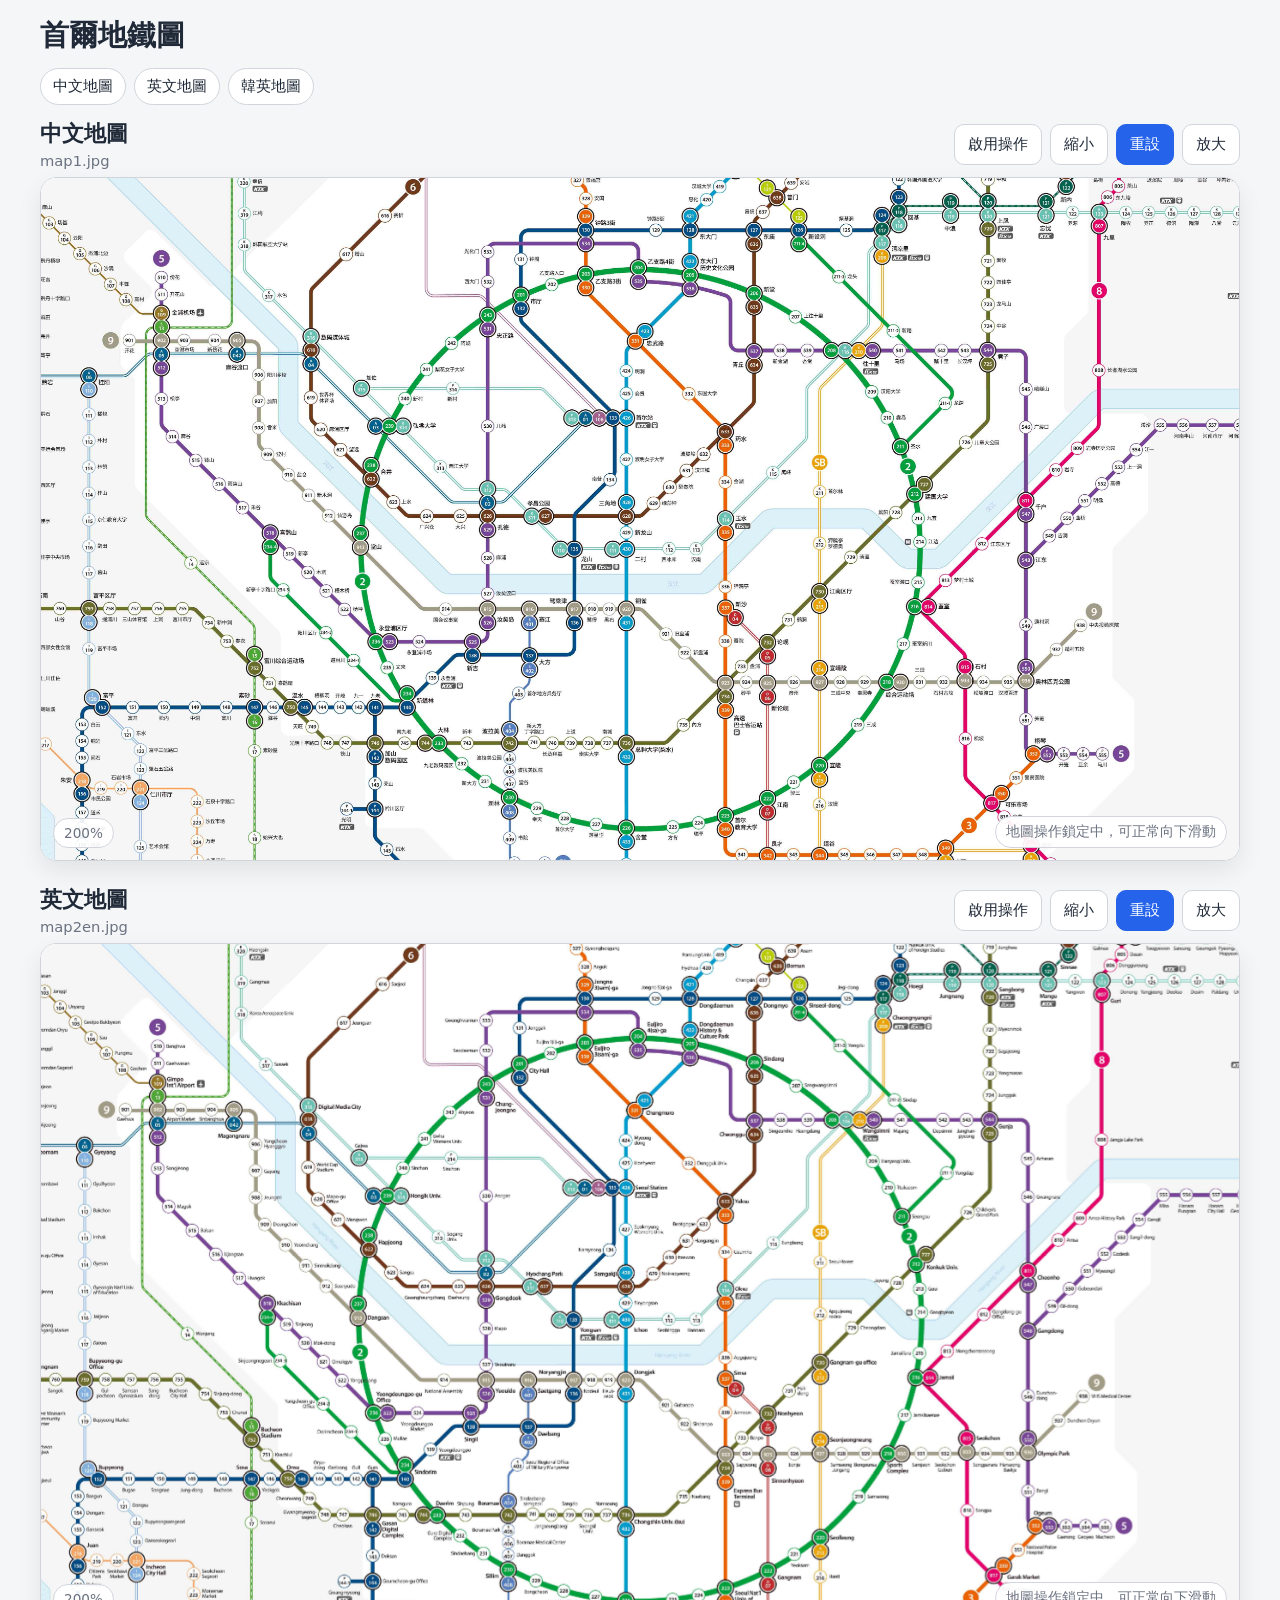
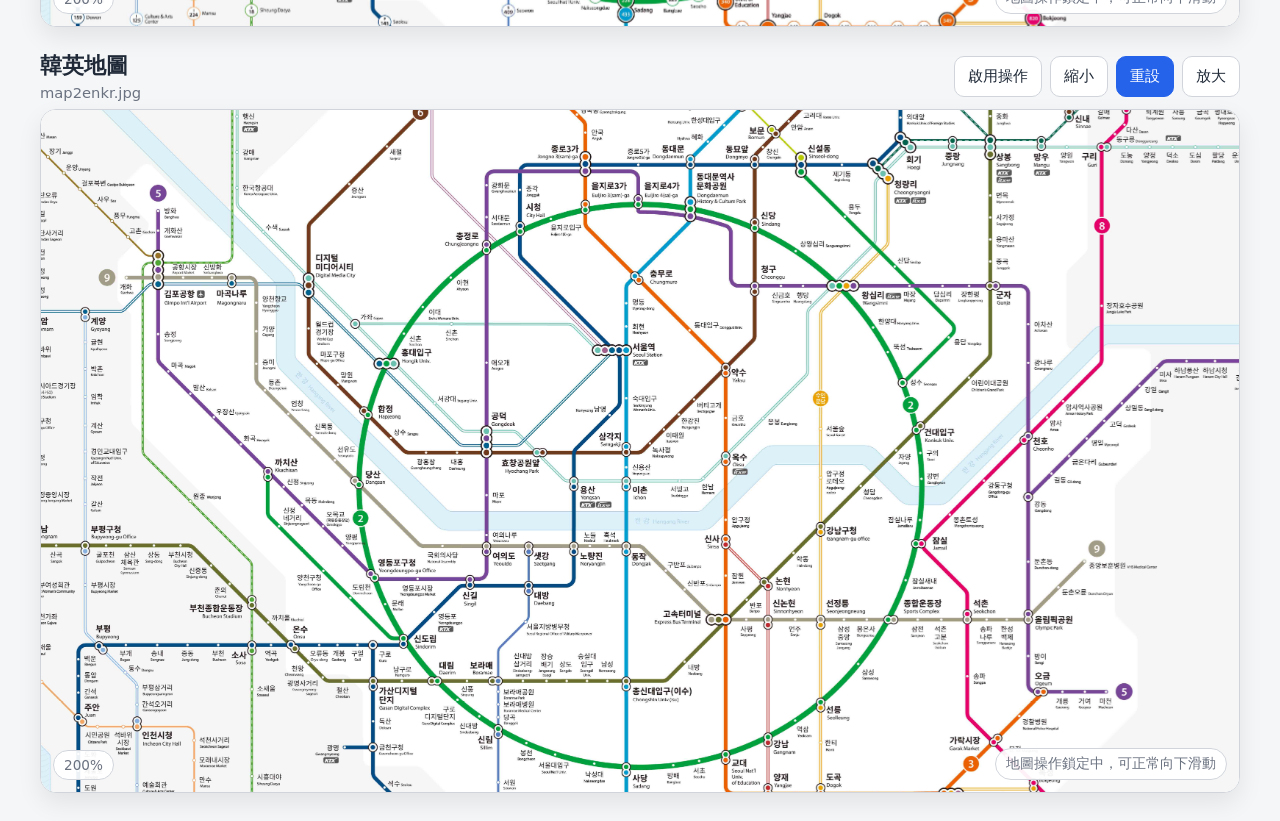
<file: pages/seoul_metro.html>
<!DOCTYPE html>
<html lang="zh-Hant">
<head>
  <meta charset="UTF-8" />
  <meta name="viewport" content="width=device-width, initial-scale=1.0" />
  <title>首爾地鐵圖</title>
  <style>
    :root {
      --bg: #f4f6f8;
      --card: #ffffff;
      --text: #1f2937;
      --muted: #6b7280;
      --border: #d1d5db;
      --primary: #2563eb;
      --primary-dark: #1d4ed8;
      --warning: #f59e0b;
      --shadow: 0 10px 25px rgba(0, 0, 0, 0.08);
    }

    * { box-sizing: border-box; }

    html { scroll-behavior: smooth; }

    body {
      margin: 0;
      font-family: system-ui, -apple-system, BlinkMacSystemFont, "Segoe UI", "Microsoft JhengHei", sans-serif;
      background: var(--bg);
      color: var(--text);
    }

    .page {
      width: min(1200px, calc(100vw - 24px));
      margin: 16px auto 28px;
    }

    .header {
      display: flex;
      flex-wrap: wrap;
      align-items: center;
      justify-content: space-between;
      gap: 12px;
      margin-bottom: 12px;
    }

    h1 {
      font-size: clamp(1.25rem, 2.5vw, 1.8rem);
      margin: 0;
    }

    h2 {
      font-size: clamp(1.05rem, 2vw, 1.35rem);
      margin: 0;
    }

    .hint {
      margin: 4px 0 0;
      color: var(--muted);
      font-size: 0.92rem;
    }

    .quick-nav {
      display: flex;
      flex-wrap: wrap;
      gap: 8px;
      margin: 0 0 14px;
    }

    .quick-nav a {
      display: inline-flex;
      align-items: center;
      justify-content: center;
      text-decoration: none;
      color: var(--text);
      background: #fff;
      border: 1px solid var(--border);
      padding: 8px 12px;
      border-radius: 999px;
      font-size: 0.92rem;
      transition: 0.15s ease;
    }

    .quick-nav a:hover {
      color: var(--primary);
      border-color: var(--primary);
    }

    .map-card {
      margin-bottom: 24px;
      scroll-margin-top: 12px;
    }

    .map-title-row {
      display: flex;
      flex-wrap: wrap;
      align-items: center;
      justify-content: space-between;
      gap: 10px;
      margin: 0 0 8px;
    }

    .toolbar {
      display: flex;
      flex-wrap: wrap;
      gap: 8px;
    }

    button {
      border: 1px solid var(--border);
      background: #fff;
      color: var(--text);
      padding: 9px 13px;
      border-radius: 10px;
      cursor: pointer;
      font-size: 0.95rem;
      transition: 0.15s ease;
    }

    button:hover {
      border-color: var(--primary);
      color: var(--primary);
    }

    button.primary {
      background: var(--primary);
      color: #fff;
      border-color: var(--primary);
    }

    button.primary:hover {
      background: var(--primary-dark);
      border-color: var(--primary-dark);
      color: #fff;
    }

    button.toggle-on {
      background: var(--warning);
      color: #111827;
      border-color: var(--warning);
      font-weight: 700;
    }

    .map-frame {
      width: 100%;
      height: min(76vh, 820px);
      min-height: 420px;
      background: var(--card);
      border: 1px solid var(--border);
      border-radius: 16px;
      box-shadow: var(--shadow);
      overflow: hidden;
      position: relative;
      touch-action: pan-y;
      user-select: none;
    }

    .map-frame.interactive { touch-action: none; }

    .map-stage {
      position: absolute;
      inset: 0;
      overflow: hidden;
      background: #fff;
    }

    .map-image {
      position: absolute;
      left: 50%;
      top: 50%;
      max-width: none;
      max-height: none;
      height: auto;
      transform: translate(-50%, -50%);
      transform-origin: center center;
      will-change: left, top, width;
      cursor: default;
      -webkit-user-drag: none;
      user-select: none;
      image-rendering: auto;
    }

    .map-frame.interactive .map-image { cursor: grab; }
    .map-image.dragging { cursor: grabbing; }

    .status {
      position: absolute;
      left: 12px;
      bottom: 12px;
      background: rgba(255, 255, 255, 0.92);
      border: 1px solid var(--border);
      border-radius: 999px;
      padding: 6px 10px;
      font-size: 0.85rem;
      color: var(--muted);
      pointer-events: none;
    }

    .lock-notice {
      position: absolute;
      right: 12px;
      bottom: 12px;
      background: rgba(255, 255, 255, 0.94);
      border: 1px solid var(--border);
      border-radius: 999px;
      padding: 6px 10px;
      font-size: 0.85rem;
      color: var(--muted);
      pointer-events: none;
    }

    .map-frame.interactive .lock-notice {
      color: #92400e;
      border-color: #fbbf24;
    }

    @media (max-width: 768px) {
      .page {
        width: calc(100vw - 16px);
        margin: 8px auto 20px;
      }

      .header,
      .map-title-row {
        align-items: flex-start;
      }

      .toolbar {
        width: 100%;
      }

      .toolbar button {
        flex: 1;
        padding: 10px 8px;
      }

      .quick-nav a {
        flex: 1;
        min-width: 30%;
        padding: 9px 8px;
      }

      .map-frame {
        height: calc(100vh - 170px);
        min-height: 360px;
        border-radius: 12px;
      }

      .hint { font-size: 0.85rem; }

      .lock-notice {
        left: 72px;
        right: 12px;
        text-align: center;
      }
    }
  </style>
</head>
<body>
  <main class="page">
    <div class="header">
      <div>
        <h1>首爾地鐵圖</h1>
            </div>
    </div>

    <nav class="quick-nav" aria-label="快速切換地圖">
      <a href="#map1">中文地圖</a>
      <a href="#map2">英文地圖</a>
      <a href="#map3">韓英地圖</a>
    </nav>

    <section class="map-card" id="map1">
      <div class="map-title-row">
        <div>
          <h2>中文地圖</h2>
          <p class="hint">map1.jpg</p>
        </div>
        <div class="toolbar">
          <button type="button" data-action="toggle" data-map="map1">啟用操作</button>
          <button type="button" data-action="zoomOut" data-map="map1">縮小</button>
          <button type="button" data-action="reset" data-map="map1" class="primary">重設</button>
          <button type="button" data-action="zoomIn" data-map="map1">放大</button>
        </div>
      </div>
      <div class="map-frame" data-map="map1">
        <div class="map-stage">
          <img src="map1.jpg?v=20260710-1" alt="首爾地鐵中文地圖" class="map-image" data-map="map1" draggable="false" />
        </div>
        <div class="status" data-map="map1">200%</div>
        <div class="lock-notice" data-map="map1">地圖操作鎖定中，可正常向下滑動</div>
      </div>
    </section>

    <section class="map-card" id="map2">
      <div class="map-title-row">
        <div>
          <h2>英文地圖</h2>
          <p class="hint">map2en.jpg</p>
        </div>
        <div class="toolbar">
          <button type="button" data-action="toggle" data-map="map2">啟用操作</button>
          <button type="button" data-action="zoomOut" data-map="map2">縮小</button>
          <button type="button" data-action="reset" data-map="map2" class="primary">重設</button>
          <button type="button" data-action="zoomIn" data-map="map2">放大</button>
        </div>
      </div>
      <div class="map-frame" data-map="map2">
        <div class="map-stage">
          <img src="map2en.jpg?v=20260710-1" alt="首爾地鐵英文地圖" class="map-image" data-map="map2" draggable="false" />
        </div>
        <div class="status" data-map="map2">200%</div>
        <div class="lock-notice" data-map="map2">地圖操作鎖定中，可正常向下滑動</div>
      </div>
    </section>

    <section class="map-card" id="map3">
      <div class="map-title-row">
        <div>
          <h2>韓英地圖</h2>
          <p class="hint">map2enkr.jpg</p>
        </div>
        <div class="toolbar">
          <button type="button" data-action="toggle" data-map="map3">啟用操作</button>
          <button type="button" data-action="zoomOut" data-map="map3">縮小</button>
          <button type="button" data-action="reset" data-map="map3" class="primary">重設</button>
          <button type="button" data-action="zoomIn" data-map="map3">放大</button>
        </div>
      </div>
      <div class="map-frame" data-map="map3">
        <div class="map-stage">
          <img src="map2enkr.jpg?v=20260710-1" alt="首爾地鐵韓英地圖" class="map-image" data-map="map3" draggable="false" />
        </div>
        <div class="status" data-map="map3">200%</div>
        <div class="lock-notice" data-map="map3">地圖操作鎖定中，可正常向下滑動</div>
      </div>
    </section>
  </main>

  <script>
    const defaultZoom = 2;
    const minZoom = 1;
    const maxZoom = 8;
    const step = 0.25;
    const storagePrefix = "seoulMetroMapState_crisp_v1_";
    const maps = {};

    function clamp(value, min, max) {
      return Math.min(Math.max(value, min), max);
    }

    function safeLoadState(id) {
      try {
        const raw = localStorage.getItem(storagePrefix + id);
        if (!raw) return null;
        const state = JSON.parse(raw);
        if (
          typeof state.zoom !== "number" ||
          typeof state.translateX !== "number" ||
          typeof state.translateY !== "number"
        ) return null;

        return {
          zoom: clamp(state.zoom, minZoom, maxZoom),
          translateX: state.translateX,
          translateY: state.translateY
        };
      } catch (error) {
        return null;
      }
    }

    function saveState(id) {
      const map = maps[id];
      try {
        localStorage.setItem(storagePrefix + id, JSON.stringify({
          zoom: map.zoom,
          translateX: map.translateX,
          translateY: map.translateY
        }));
      } catch (error) {}
    }

    function getFitScale(map) {
      const rect = map.frame.getBoundingClientRect();
      const naturalW = map.img.naturalWidth || 1;
      const naturalH = map.img.naturalHeight || 1;
      return Math.min(rect.width / naturalW, rect.height / naturalH);
    }

    function updateView(id, shouldSave = true) {
      const map = maps[id];
      const fitScale = getFitScale(map);
      const displayWidth = Math.round(map.img.naturalWidth * fitScale * map.zoom);

      map.img.style.width = `${displayWidth}px`;
      map.img.style.left = `calc(50% + ${Math.round(map.translateX)}px)`;
      map.img.style.top = `calc(50% + ${Math.round(map.translateY)}px)`;
      map.status.textContent = `${Math.round(map.zoom * 100)}%`;

      if (shouldSave) saveState(id);
    }

    function setInteractive(id, enabled) {
      const map = maps[id];
      map.interactive = enabled;
      map.frame.classList.toggle("interactive", enabled);
      map.toggleButton.textContent = enabled ? "鎖定操作" : "啟用操作";
      map.toggleButton.classList.toggle("toggle-on", enabled);
      map.notice.textContent = enabled ? "地圖操作啟用中，拖曳/縮放會攔截頁面滑動" : "地圖操作鎖定中，可正常向下滑動";

      map.isDragging = false;
      map.activePointers.clear();
      map.img.classList.remove("dragging");
    }

    function zoomTo(id, newZoom, centerX, centerY) {
      const map = maps[id];
      const oldZoom = map.zoom;
      newZoom = clamp(newZoom, minZoom, maxZoom);
      if (newZoom === oldZoom) return;

      const rect = map.frame.getBoundingClientRect();
      const offsetX = centerX - rect.left - rect.width / 2;
      const offsetY = centerY - rect.top - rect.height / 2;

      map.translateX -= offsetX * (newZoom / oldZoom - 1);
      map.translateY -= offsetY * (newZoom / oldZoom - 1);

      map.zoom = newZoom;
      updateView(id);
    }

    function resetMap(id) {
      const map = maps[id];
      map.zoom = defaultZoom;
      map.translateX = 0;
      map.translateY = 0;
      updateView(id);
    }

    document.querySelectorAll(".map-frame").forEach((frame) => {
      const id = frame.dataset.map;
      const saved = safeLoadState(id);

      maps[id] = {
        frame,
        img: document.querySelector(`.map-image[data-map="${id}"]`),
        status: document.querySelector(`.status[data-map="${id}"]`),
        notice: document.querySelector(`.lock-notice[data-map="${id}"]`),
        toggleButton: document.querySelector(`button[data-action="toggle"][data-map="${id}"]`),
        zoom: saved ? saved.zoom : defaultZoom,
        translateX: saved ? saved.translateX : 0,
        translateY: saved ? saved.translateY : 0,
        interactive: false,
        isDragging: false,
        lastX: 0,
        lastY: 0,
        activePointers: new Map(),
        pinchStartDistance: 0,
        pinchStartZoom: saved ? saved.zoom : defaultZoom
      };
    });

    document.querySelectorAll("button[data-action]").forEach((button) => {
      button.addEventListener("click", () => {
        const id = button.dataset.map;
        const action = button.dataset.action;
        const map = maps[id];
        const rect = map.frame.getBoundingClientRect();
        const centerX = rect.left + rect.width / 2;
        const centerY = rect.top + rect.height / 2;

        if (action === "toggle") setInteractive(id, !map.interactive);
        if (action === "zoomIn") zoomTo(id, map.zoom + step, centerX, centerY);
        if (action === "zoomOut") zoomTo(id, map.zoom - step, centerX, centerY);
        if (action === "reset") resetMap(id);
      });
    });

    Object.values(maps).forEach((map) => {
      const id = map.frame.dataset.map;

      map.frame.addEventListener("wheel", (event) => {
        if (!map.interactive) return;
        event.preventDefault();
        const direction = event.deltaY < 0 ? 1 : -1;
        zoomTo(id, map.zoom + direction * step, event.clientX, event.clientY);
      }, { passive: false });

      map.frame.addEventListener("pointerdown", (event) => {
        if (!map.interactive) return;

        map.frame.setPointerCapture(event.pointerId);
        map.activePointers.set(event.pointerId, { x: event.clientX, y: event.clientY });

        if (map.activePointers.size === 1) {
          map.isDragging = true;
          map.lastX = event.clientX;
          map.lastY = event.clientY;
          map.img.classList.add("dragging");
        }

        if (map.activePointers.size === 2) {
          const points = [...map.activePointers.values()];
          map.pinchStartDistance = Math.hypot(points[0].x - points[1].x, points[0].y - points[1].y);
          map.pinchStartZoom = map.zoom;
        }
      });

      map.frame.addEventListener("pointermove", (event) => {
        if (!map.interactive) return;
        if (!map.activePointers.has(event.pointerId)) return;

        map.activePointers.set(event.pointerId, { x: event.clientX, y: event.clientY });

        if (map.activePointers.size === 2) {
          const points = [...map.activePointers.values()];
          const currentDistance = Math.hypot(points[0].x - points[1].x, points[0].y - points[1].y);

          if (map.pinchStartDistance > 0) {
            const centerX = (points[0].x + points[1].x) / 2;
            const centerY = (points[0].y + points[1].y) / 2;
            zoomTo(id, map.pinchStartZoom * (currentDistance / map.pinchStartDistance), centerX, centerY);
          }
          return;
        }

        if (!map.isDragging) return;

        const dx = event.clientX - map.lastX;
        const dy = event.clientY - map.lastY;

        map.translateX += dx;
        map.translateY += dy;

        map.lastX = event.clientX;
        map.lastY = event.clientY;

        updateView(id);
      });

      function endPointer(event) {
        map.activePointers.delete(event.pointerId);

        if (map.activePointers.size === 0) {
          map.isDragging = false;
          map.img.classList.remove("dragging");
          saveState(id);
        }

        if (map.activePointers.size < 2) {
          map.pinchStartDistance = 0;
        }
      }

      map.frame.addEventListener("pointerup", endPointer);
      map.frame.addEventListener("pointercancel", endPointer);
      map.frame.addEventListener("pointerleave", endPointer);

      map.img.addEventListener("load", () => updateView(id, true));
      if (map.img.complete) updateView(id, false);
    });

    window.addEventListener("resize", () => {
      Object.keys(maps).forEach((id) => updateView(id, false));
    });
  </script>
</body>
</html>
</file>
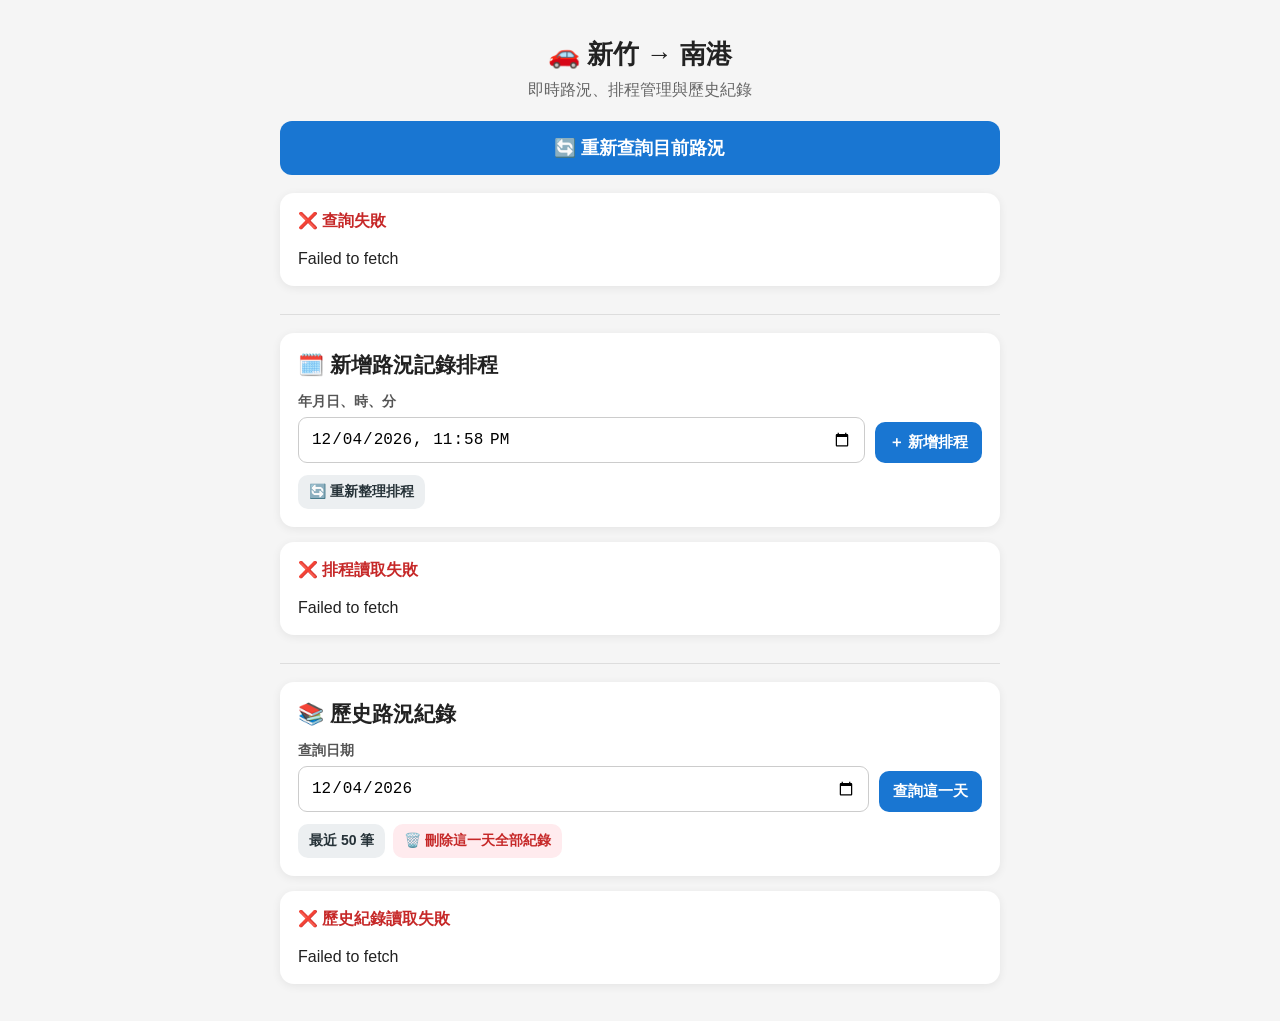
<file: pages/test_map1.html>
<!DOCTYPE html>
<html lang="zh-Hant">
<head>
  <meta charset="UTF-8">
  <meta name="viewport" content="width=device-width, initial-scale=1.0">
  <title>新竹 → 南港 即時路況</title>

  <style>
    * { box-sizing: border-box; }

    body {
      font-family: -apple-system, BlinkMacSystemFont, "Segoe UI",
                   "Microsoft JhengHei", Arial, sans-serif;
      background: #f5f5f5;
      margin: 0;
      padding: 20px;
      color: #222;
    }

    .container {
      max-width: 720px;
      margin: 0 auto;
    }

    h1 {
      text-align: center;
      font-size: 26px;
      margin-bottom: 8px;
    }

    .subtitle {
      text-align: center;
      color: #666;
      margin-bottom: 20px;
    }

    .query-button,
    .primary-button,
    .secondary-button,
    .danger-button,
    .small-button {
      border: 0;
      border-radius: 10px;
      padding: 11px 14px;
      font-size: 15px;
      font-weight: bold;
      cursor: pointer;
    }

    .query-button {
      width: 100%;
      border-radius: 12px;
      padding: 15px;
      font-size: 18px;
      background: #1976d2;
      color: white;
      margin-bottom: 18px;
    }

    .query-button:disabled,
    button:disabled {
      opacity: 0.6;
      cursor: wait;
    }

    .primary-button {
      background: #1976d2;
      color: white;
    }

    .secondary-button {
      background: #eceff1;
      color: #263238;
    }

    .danger-button {
      background: #ffebee;
      color: #c62828;
    }

    .small-button {
      padding: 8px 11px;
      font-size: 14px;
    }

    .status,
    .panel,
    .route,
    .summary,
    .schedule-card,
    .history-card {
      background: white;
      border-radius: 14px;
      padding: 18px;
      margin-bottom: 15px;
      box-shadow: 0 2px 10px rgba(0,0,0,0.07);
    }

    .panel-title {
      font-size: 21px;
      font-weight: bold;
      margin-bottom: 14px;
    }

    .fresh {
      color: #16833b;
      font-weight: bold;
    }

    .error {
      color: #c62828;
      font-weight: bold;
    }

    .notice {
      color: #6d4c41;
      background: #fff8e1;
      padding: 10px 12px;
      border-radius: 9px;
      margin-top: 10px;
      line-height: 1.6;
    }

    .route h2,
    .summary h2 {
      margin-top: 0;
      margin-bottom: 10px;
      font-size: 20px;
    }

    .route-name {
      font-size: 18px;
      font-weight: bold;
      line-height: 1.5;
      margin-bottom: 15px;
    }

    .big-time {
      font-size: 32px;
      font-weight: bold;
      margin: 8px 0;
    }

    .arrival {
      font-size: 20px;
      font-weight: bold;
      margin-bottom: 14px;
    }

    .info-grid {
      display: grid;
      grid-template-columns: 1fr 1fr;
      gap: 10px;
      margin-top: 12px;
    }

    .info-box {
      background: #f7f7f7;
      border-radius: 9px;
      padding: 10px;
    }

    .info-title {
      font-size: 13px;
      color: #777;
      margin-bottom: 4px;
    }

    .info-value {
      font-size: 17px;
      font-weight: bold;
    }

    .difference {
      margin-top: 12px;
      font-weight: bold;
    }

    .yes {
      color: #16833b;
      font-weight: bold;
    }

    .no {
      color: #c62828;
      font-weight: bold;
    }

    .recommend {
      margin-top: 14px;
      padding: 13px;
      background: #f1f6ff;
      border-radius: 10px;
      line-height: 1.6;
      font-weight: bold;
    }

    .loading {
      text-align: center;
      padding: 30px;
      font-size: 18px;
    }

    .roads {
      margin-top: 14px;
      font-size: 13px;
      color: #777;
      line-height: 1.6;
    }

    .section-divider {
      margin: 28px 0 18px;
      border: 0;
      border-top: 1px solid #ddd;
    }

    .form-grid {
      display: grid;
      grid-template-columns: 1fr auto;
      gap: 10px;
      align-items: end;
    }

    label {
      display: block;
      font-size: 14px;
      color: #555;
      margin-bottom: 6px;
      font-weight: bold;
    }

    input[type="datetime-local"],
    input[type="date"] {
      width: 100%;
      padding: 12px;
      border: 1px solid #ccc;
      border-radius: 9px;
      font-size: 16px;
      background: white;
    }

    .button-row {
      display: flex;
      gap: 8px;
      flex-wrap: wrap;
      margin-top: 12px;
    }

    .schedule-top,
    .history-top {
      display: flex;
      justify-content: space-between;
      align-items: flex-start;
      gap: 10px;
    }

    .schedule-id {
      font-size: 17px;
      font-weight: bold;
    }

    .schedule-time,
    .history-time {
      margin-top: 8px;
      font-size: 17px;
      font-weight: bold;
    }

    .muted {
      color: #777;
      font-size: 13px;
      line-height: 1.5;
    }

    .badge {
      display: inline-block;
      padding: 5px 9px;
      border-radius: 999px;
      font-size: 13px;
      font-weight: bold;
      white-space: nowrap;
    }

    .badge-pending {
      background: #fff8e1;
      color: #8d6e00;
    }

    .badge-running {
      background: #e3f2fd;
      color: #1565c0;
    }

    .badge-completed {
      background: #e8f5e9;
      color: #2e7d32;
    }

    .badge-error {
      background: #ffebee;
      color: #c62828;
    }

    .empty {
      text-align: center;
      color: #777;
      padding: 20px 10px;
    }

    .history-route-name {
      font-weight: bold;
      line-height: 1.5;
      margin: 12px 0 8px;
    }

    .history-big-time {
      font-size: 28px;
      font-weight: bold;
      margin-bottom: 8px;
    }

    .history-summary-grid {
      display: grid;
      grid-template-columns: repeat(3, 1fr);
      gap: 10px;
      margin-top: 10px;
    }

    .history-summary-box {
      background: #f7f7f7;
      border-radius: 9px;
      padding: 10px;
      text-align: center;
    }

    .history-summary-box .value {
      font-size: 19px;
      font-weight: bold;
      margin-top: 4px;
    }

    .history-alt {
      margin-top: 12px;
      padding-top: 12px;
      border-top: 1px solid #eee;
      line-height: 1.7;
      font-size: 14px;
    }

    .editing {
      border: 2px solid #1976d2;
    }

    @media (max-width: 520px) {
      body { padding: 12px; }
      h1 { font-size: 23px; }
      .big-time { font-size: 29px; }
      .form-grid { grid-template-columns: 1fr; }
      .history-summary-grid { grid-template-columns: 1fr; }
      .schedule-top,
      .history-top { flex-direction: column; }
    }
  </style>
</head>

<body>
<div class="container">

  <h1>🚗 新竹 → 南港</h1>
  <div class="subtitle">即時路況、排程管理與歷史紀錄</div>

  <button
    id="queryButton"
    class="query-button"
    onclick="loadTraffic()">
    🔄 查詢目前路況
  </button>

  <div id="result">
    <div class="status">按「查詢目前路況」取得最新資料</div>
  </div>

  <hr class="section-divider">

  <div class="panel" id="schedulePanel">
    <div class="panel-title" id="scheduleTitle">🗓️ 新增路況記錄排程</div>

    <div class="form-grid">
      <div>
        <label for="scheduleDateTime">年月日、時、分</label>
        <input type="datetime-local" id="scheduleDateTime" step="60">
      </div>

      <button
        id="saveScheduleButton"
        class="primary-button"
        onclick="saveSchedule()">
        ＋ 新增排程
      </button>
    </div>

    <div class="button-row">
      <button
        id="cancelEditButton"
        class="secondary-button small-button"
        onclick="cancelEditSchedule()"
        style="display:none;">
        取消修改
      </button>

      <button
        class="secondary-button small-button"
        onclick="loadSchedules()">
        🔄 重新整理排程
      </button>
    </div>

    <div id="scheduleMessage"></div>
  </div>

  <div id="scheduleList"></div>

  <hr class="section-divider">

  <div class="panel">
    <div class="panel-title">📚 歷史路況紀錄</div>

    <div class="form-grid">
      <div>
        <label for="historyDate">查詢日期</label>
        <input type="date" id="historyDate">
      </div>

      <button
        class="primary-button"
        onclick="loadHistoryByDate()">
        查詢這一天
      </button>
    </div>

    <div class="button-row">
      <button
        class="secondary-button small-button"
        onclick="loadRecentHistory()">
        最近 50 筆
      </button>

      <button
        class="danger-button small-button"
        onclick="deleteHistoryByDate()">
        🗑️ 刪除這一天全部紀錄
      </button>
    </div>
  </div>

  <div id="historySummary"></div>
  <div id="historyList"></div>

</div>

<script>
const WORKER_URL =
  "https://map-eta.ssss912042.workers.dev";

const FROM =
  "24.816180,120.966055";

const TO =
  "25.057046,121.619954";

let editingScheduleId = null;
let cachedSchedules = [];


// ============================================================
// 日期時間工具
// ============================================================

function formatDateTime(timeString) {
  if (!timeString) return "--";

  const d = new Date(timeString);

  return d.toLocaleString(
    "zh-TW",
    {
      timeZone: "Asia/Taipei",
      year: "numeric",
      month: "2-digit",
      day: "2-digit",
      hour: "2-digit",
      minute: "2-digit",
      second: "2-digit",
      hour12: false
    }
  );
}

function formatDateMinute(timeString) {
  if (!timeString) return "--";

  const d = new Date(timeString);

  const date = d.toLocaleDateString(
    "zh-TW",
    {
      timeZone: "Asia/Taipei",
      year: "numeric",
      month: "2-digit",
      day: "2-digit"
    }
  );

  const time = d.toLocaleTimeString(
    "zh-TW",
    {
      timeZone: "Asia/Taipei",
      hour: "2-digit",
      minute: "2-digit",
      hour12: false
    }
  );

  return `${date} ${time}`;
}

function formatTime(timeString) {
  if (!timeString) return "--";

  const d = new Date(timeString);

  return d.toLocaleTimeString(
    "zh-TW",
    {
      timeZone: "Asia/Taipei",
      hour: "2-digit",
      minute: "2-digit",
      hour12: false
    }
  );
}

function getAgeSeconds(timeString) {
  if (!timeString) return 999999;

  const dataTime = new Date(timeString).getTime();
  return Math.abs(Date.now() - dataTime) / 1000;
}

function taiwanInputValue(offsetMinutes = 0) {
  const d = new Date(Date.now() + offsetMinutes * 60000);

  const parts = new Intl.DateTimeFormat(
    "en-CA",
    {
      timeZone: "Asia/Taipei",
      year: "numeric",
      month: "2-digit",
      day: "2-digit",
      hour: "2-digit",
      minute: "2-digit",
      hourCycle: "h23"
    }
  ).formatToParts(d);

  const obj = {};

  for (const part of parts) {
    if (part.type !== "literal") {
      obj[part.type] = part.value;
    }
  }

  return `${obj.year}-${obj.month}-${obj.day}T${obj.hour}:${obj.minute}`;
}

function todayTaiwan() {
  return taiwanInputValue(0).slice(0, 10);
}

function toDateTimeLocalValue(timeString) {
  if (!timeString) return "";
  return timeString.slice(0, 16);
}

function escapeHtml(value) {
  return String(value ?? "")
    .replace(/&/g, "&amp;")
    .replace(/</g, "&lt;")
    .replace(/>/g, "&gt;")
    .replace(/"/g, "&quot;")
    .replace(/'/g, "&#039;");
}


// ============================================================
// 即時路況卡片
// ============================================================

function routeCard(route, medal, title, fastest = false) {
  if (!route) return "";

  let difference = "";

  if (!fastest && route.slower_by_minutes != null) {
    difference = `
      <div class="difference">
        ⏱ 比最快路線慢 ${route.slower_by_minutes} 分鐘
      </div>
    `;
  }

  let roadsText = "";

  if (route.roads && route.roads.length > 0) {
    roadsText = `
      <div class="roads">
        經過：${route.roads.map(escapeHtml).join(" → ")}
      </div>
    `;
  }

  return `
    <div class="route">
      <h2>${medal} ${title}</h2>

      <div class="route-name">
        ${escapeHtml(route.label)}
      </div>

      <div class="big-time">
        ${route.travel_minutes ?? "--"} 分鐘
      </div>

      <div class="arrival">
        預計抵達：${formatTime(route.arrival_time)}
      </div>

      <div class="info-grid">
        <div class="info-box">
          <div class="info-title">距離</div>
          <div class="info-value">${route.distance_km ?? "--"} 公里</div>
        </div>

        <div class="info-box">
          <div class="info-title">無車流時間</div>
          <div class="info-value">${route.no_traffic_minutes ?? "--"} 分鐘</div>
        </div>

        <div class="info-box">
          <div class="info-title">目前交通影響</div>
          <div class="info-value">+${route.traffic_effect_minutes ?? "--"} 分鐘</div>
        </div>

        <div class="info-box">
          <div class="info-title">歷史同時段</div>
          <div class="info-value">${route.historic_traffic_minutes ?? "--"} 分鐘</div>
        </div>
      </div>

      ${difference}
      ${roadsText}
    </div>
  `;
}


// ============================================================
// 查詢即時路況
// ============================================================

async function loadTraffic() {
  const result = document.getElementById("result");
  const button = document.getElementById("queryButton");

  button.disabled = true;
  button.innerText = "⏳ 正在查詢最新路況...";

  result.innerHTML = `
    <div class="status loading">正在取得最新路況...</div>
  `;

  const nocache = Date.now();

  const url =
    WORKER_URL +
    "/?from=" + encodeURIComponent(FROM) +
    "&to=" + encodeURIComponent(TO) +
    "&nocache=" + nocache;

  try {
    const response = await fetch(
      url,
      {
        method: "GET",
        cache: "no-store"
      }
    );

    if (!response.ok) {
      throw new Error("Worker 回傳錯誤：" + response.status);
    }

    const data = await response.json();

    if (!data.success) {
      throw new Error(data.error || "路況查詢失敗");
    }

    const generatedAge = getAgeSeconds(data.generated_at_taiwan);
    const departureAge = getAgeSeconds(data.fastest?.departure_time);

    if (generatedAge > 10 || departureAge > 10) {
      throw new Error(
        "取得的資料不是最新資料。資料時間與現在相差超過 10 秒，請重新查詢。"
      );
    }

    const fastest = data.fastest;
    const second = data.second_fastest;
    const third = data.third_fastest;

    const under60Html = data.under_60_minutes
      ? `<span class="yes">✅ 有機會</span>`
      : `<span class="no">❌ 目前不行</span>`;

    let recommendation = "";

    if (fastest && second) {
      recommendation = `
        現在建議走「${escapeHtml(fastest.label)}」，
        約 ${fastest.travel_minutes} 分鐘，
        預計 ${formatTime(fastest.arrival_time)} 抵達。
      `;

      if (second.slower_by_minutes <= 5) {
        recommendation += `
          第二條路線只慢 ${second.slower_by_minutes} 分鐘，可作為備用路線。
        `;
      }
    }

    result.innerHTML = `
      <div class="status">
        🕒 資料時間：
        <strong>${formatDateTime(data.generated_at_taiwan)}</strong>
        <br><br>
        <span class="fresh">● 即時資料</span>
        （約 ${Math.round(generatedAge)} 秒前）
      </div>

      ${routeCard(fastest, "🥇", "最快路線", true)}
      ${routeCard(second, "🥈", "第二快", false)}
      ${routeCard(third, "🥉", "第三快", false)}

      <div class="summary">
        <h2>📊 路況結論</h2>
        <p>60 分鐘內抵達：${under60Html}</p>
        <div class="recommend">${recommendation}</div>
      </div>
    `;

  } catch (error) {
    result.innerHTML = `
      <div class="status">
        <div class="error">❌ 查詢失敗</div>
        <br>
        ${escapeHtml(error.message)}
      </div>
    `;
  } finally {
    button.disabled = false;
    button.innerText = "🔄 重新查詢目前路況";
  }
}


// ============================================================
// 排程狀態
// 畫面編號採目前列表 1、2、3...；D1 真實 id 僅供修改/刪除使用
// ============================================================

function scheduleStatus(status) {
  const map = {
    pending: ["🟡 等待執行", "badge-pending"],
    running: ["🔵 執行中", "badge-running"],
    completed: ["✅ 已完成", "badge-completed"],
    error: ["❌ 執行失敗", "badge-error"]
  };

  const item = map[status] || [status || "未知", "badge-pending"];
  return `<span class="badge ${item[1]}">${item[0]}</span>`;
}

function getScheduleDisplayNumber(id) {
  const index = cachedSchedules.findIndex(
    item => Number(item.id) === Number(id)
  );
  return index >= 0 ? index + 1 : id;
}

function scheduleCard(schedule, displayNumber) {
  const canEdit = schedule.status === "pending" || schedule.status === "error";
  const canDelete = schedule.status !== "running";

  return `
    <div class="schedule-card" id="schedule-${schedule.id}">
      <div class="schedule-top">
        <div>
          <div class="schedule-id">排程 ${displayNumber}</div>
          <div class="schedule-time">
            📅 ${formatDateMinute(schedule.scheduled_at_taiwan)}
          </div>
        </div>

        ${scheduleStatus(schedule.status)}
      </div>

      <div class="muted" style="margin-top:10px;">
        起點：${escapeHtml(schedule.origin)}<br>
        目的地：${escapeHtml(schedule.destination)}
        ${schedule.executed_at_taiwan
          ? `<br>實際執行：${formatDateTime(schedule.executed_at_taiwan)}`
          : ""}
      </div>

      <div class="button-row">
        ${canEdit
          ? `<button class="secondary-button small-button" onclick="editSchedule(${schedule.id})">✏️ 修改</button>`
          : ""}

        ${canDelete
          ? `<button class="danger-button small-button" onclick="deleteSchedule(${schedule.id})">🗑️ 刪除</button>`
          : ""}
      </div>
    </div>
  `;
}


// ============================================================
// 讀取排程
// ============================================================

async function loadSchedules() {
  const list = document.getElementById("scheduleList");

  list.innerHTML = `
    <div class="status loading">正在讀取排程...</div>
  `;

  try {
    const response = await fetch(
      WORKER_URL + "/schedules?nocache=" + Date.now(),
      { cache: "no-store" }
    );

    const data = await response.json();

    if (!response.ok || !data.success) {
      throw new Error(data.error || "無法讀取排程");
    }

    cachedSchedules = data.schedules || [];

    if (cachedSchedules.length === 0) {
      list.innerHTML = `
        <div class="status empty">目前沒有排程</div>
      `;
      return;
    }

    list.innerHTML = cachedSchedules.map((schedule, index) => scheduleCard(schedule, index + 1)).join("");

  } catch (error) {
    list.innerHTML = `
      <div class="status">
        <div class="error">❌ 排程讀取失敗</div>
        <br>${escapeHtml(error.message)}
      </div>
    `;
  }
}


// ============================================================
// 新增 / 修改排程
// 修改會保留原本排程 ID
// ============================================================

async function postSchedule(dateTimeValue) {
  const response = await fetch(
    WORKER_URL + "/schedules",
    {
      method: "POST",
      headers: {
        "Content-Type": "application/json"
      },
      body: JSON.stringify({
        scheduled_at_taiwan: dateTimeValue,
        origin: FROM,
        destination: TO
      })
    }
  );

  const data = await response.json();

  if (!response.ok || !data.success) {
    throw new Error(data.error || "新增排程失敗");
  }

  return data;
}

async function putSchedule(id, dateTimeValue) {
  const response = await fetch(
    WORKER_URL + "/schedules",
    {
      method: "PUT",
      headers: {
        "Content-Type": "application/json"
      },
      body: JSON.stringify({
        id: id,
        scheduled_at_taiwan: dateTimeValue,
        origin: FROM,
        destination: TO
      })
    }
  );

  const data = await response.json();

  if (!response.ok || !data.success) {
    throw new Error(data.error || "修改排程失敗");
  }

  return data;
}

async function deleteScheduleRequest(id) {
  const response = await fetch(
    WORKER_URL + "/schedules?id=" + encodeURIComponent(id),
    {
      method: "DELETE"
    }
  );

  const data = await response.json();

  if (!response.ok || !data.success) {
    throw new Error(data.error || "刪除排程失敗");
  }

  return data;
}

async function saveSchedule() {
  const input = document.getElementById("scheduleDateTime");
  const button = document.getElementById("saveScheduleButton");
  const message = document.getElementById("scheduleMessage");

  const value = input.value;

  if (!value) {
    message.innerHTML = `<div class="notice">請先選擇年月日、時、分。</div>`;
    return;
  }

  button.disabled = true;
  message.innerHTML = "";

  try {
    if (editingScheduleId == null) {
      const data = await postSchedule(value);

      input.value = taiwanInputValue(5);
      await loadSchedules();

      const displayNumber = getScheduleDisplayNumber(data.id);

      message.innerHTML = `
        <div class="notice">
          ✅ 已新增排程 ${displayNumber}：${formatDateMinute(data.scheduled_at_taiwan)}
        </div>
      `;
    } else {
      const id = editingScheduleId;
      const oldDisplayNumber = getScheduleDisplayNumber(id);
      const data = await putSchedule(id, value);

      cancelEditSchedule(false);
      input.value = taiwanInputValue(5);
      await loadSchedules();

      const displayNumber = getScheduleDisplayNumber(id) || oldDisplayNumber;

      message.innerHTML = `
        <div class="notice">
          ✅ 排程 ${displayNumber} 已修改為 ${formatDateMinute(data.scheduled_at_taiwan)}。
        </div>
      `;
    }

  } catch (error) {
    message.innerHTML = `
      <div class="notice">
        <span class="error">❌ ${escapeHtml(error.message)}</span>
      </div>
    `;
  } finally {
    button.disabled = false;
  }
}

function editSchedule(id) {
  const schedule = cachedSchedules.find(item => Number(item.id) === Number(id));

  if (!schedule) {
    alert("找不到這筆排程，請重新整理。");
    return;
  }

  if (!(schedule.status === "pending" || schedule.status === "error")) {
    alert("只有等待中或執行失敗的排程可以修改。");
    return;
  }

  editingScheduleId = id;

  document.getElementById("scheduleDateTime").value =
    toDateTimeLocalValue(schedule.scheduled_at_taiwan);

  const displayNumber = getScheduleDisplayNumber(id);

  document.getElementById("scheduleTitle").innerText =
    `✏️ 修改排程 ${displayNumber}`;

  document.getElementById("saveScheduleButton").innerText =
    "💾 儲存修改";

  document.getElementById("cancelEditButton").style.display = "inline-block";
  document.getElementById("schedulePanel").classList.add("editing");
  document.getElementById("scheduleMessage").innerHTML = "";

  document.getElementById("schedulePanel").scrollIntoView({
    behavior: "smooth",
    block: "start"
  });
}

function cancelEditSchedule(clearMessage = true) {
  editingScheduleId = null;

  document.getElementById("scheduleTitle").innerText =
    "🗓️ 新增路況記錄排程";

  document.getElementById("saveScheduleButton").innerText =
    "＋ 新增排程";

  document.getElementById("cancelEditButton").style.display = "none";
  document.getElementById("schedulePanel").classList.remove("editing");
  document.getElementById("scheduleDateTime").value = taiwanInputValue(5);

  if (clearMessage) {
    document.getElementById("scheduleMessage").innerHTML = "";
  }
}

async function deleteSchedule(id) {
  const schedule = cachedSchedules.find(item => Number(item.id) === Number(id));

  if (!schedule) {
    alert("找不到這筆排程，請重新整理。");
    return;
  }

  if (schedule.status === "running") {
    alert("這筆排程正在執行，現在不能刪除。");
    return;
  }

  const displayNumber = getScheduleDisplayNumber(id);

  const ok = confirm(
    `確定要刪除排程 ${displayNumber}？\n${formatDateMinute(schedule.scheduled_at_taiwan)}`
  );

  if (!ok) return;

  try {
    await deleteScheduleRequest(id);

    if (Number(editingScheduleId) === Number(id)) {
      cancelEditSchedule();
    }

    await loadSchedules();

  } catch (error) {
    alert("刪除失敗：" + error.message);
  }
}


// ============================================================
// 歷史紀錄
// ============================================================

function historyCard(item, scheduleMap) {
  const scheduleId = scheduleMap[item.id] || null;

  return `
    <div class="history-card">
      <div class="history-top">
        <div>
          <div class="history-time">
            📅 ${formatDateMinute(item.created_at_taiwan)}
          </div>
          ${scheduleId
            ? `<div class="muted" style="margin-top:5px;">來源：排程 ${scheduleId}</div>`
            : ""}
        </div>

        ${item.under_60 === 1
          ? `<span class="badge badge-completed">60 分鐘內</span>`
          : `<span class="badge badge-pending">超過 60 分鐘</span>`}
      </div>

      <div class="history-route-name">
        🥇 ${escapeHtml(item.fastest_label || "--")}
      </div>

      <div class="history-big-time">
        ${item.fastest_minutes ?? "--"} 分鐘
      </div>

      <div class="arrival">
        預計抵達：${formatTime(item.fastest_arrival)}
      </div>

      <div class="info-grid">
        <div class="info-box">
          <div class="info-title">距離</div>
          <div class="info-value">${item.fastest_distance ?? "--"} 公里</div>
        </div>

        <div class="info-box">
          <div class="info-title">無車流時間</div>
          <div class="info-value">${item.fastest_no_traffic ?? "--"} 分鐘</div>
        </div>

        <div class="info-box">
          <div class="info-title">交通影響</div>
          <div class="info-value">+${item.fastest_traffic_effect ?? "--"} 分鐘</div>
        </div>

        <div class="info-box">
          <div class="info-title">TomTom 歷史同時段</div>
          <div class="info-value">${item.fastest_historic ?? "--"} 分鐘</div>
        </div>
      </div>

      <div class="history-alt">
        🥈 ${escapeHtml(item.second_label || "--")}：
        ${item.second_minutes ?? "--"} 分鐘
        ${item.second_slower != null ? `（慢 ${item.second_slower} 分）` : ""}
        <br>
        🥉 ${escapeHtml(item.third_label || "--")}：
        ${item.third_minutes ?? "--"} 分鐘
        ${item.third_slower != null ? `（慢 ${item.third_slower} 分）` : ""}
      </div>

      <div class="button-row">
        <button
          class="danger-button small-button"
          onclick="deleteHistoryItem(${item.id}, '${String(item.created_at_taiwan || "").replace(/'/g, "\\'")}')">
          🗑️ 刪除此筆紀錄
        </button>
      </div>
    </div>
  `;
}

function renderHistorySummary(items) {
  const box = document.getElementById("historySummary");

  const valid = items.filter(item => Number.isFinite(Number(item.fastest_minutes)));

  if (valid.length === 0) {
    box.innerHTML = "";
    return;
  }

  const values = valid.map(item => Number(item.fastest_minutes));
  const avg = Math.round(values.reduce((a, b) => a + b, 0) / values.length);

  let fastestItem = valid[0];
  let slowestItem = valid[0];

  for (const item of valid) {
    if (Number(item.fastest_minutes) < Number(fastestItem.fastest_minutes)) {
      fastestItem = item;
    }

    if (Number(item.fastest_minutes) > Number(slowestItem.fastest_minutes)) {
      slowestItem = item;
    }
  }

  box.innerHTML = `
    <div class="panel">
      <div class="panel-title">📊 查詢結果摘要</div>

      <div class="history-summary-grid">
        <div class="history-summary-box">
          <div class="muted">平均</div>
          <div class="value">${avg} 分鐘</div>
        </div>

        <div class="history-summary-box">
          <div class="muted">最快</div>
          <div class="value">${fastestItem.fastest_minutes} 分鐘</div>
          <div class="muted">${formatDateMinute(fastestItem.created_at_taiwan)}</div>
        </div>

        <div class="history-summary-box">
          <div class="muted">最慢</div>
          <div class="value">${slowestItem.fastest_minutes} 分鐘</div>
          <div class="muted">${formatDateMinute(slowestItem.created_at_taiwan)}</div>
        </div>
      </div>
    </div>
  `;
}

async function fetchHistory(url) {
  const list = document.getElementById("historyList");
  const summary = document.getElementById("historySummary");

  summary.innerHTML = "";
  list.innerHTML = `
    <div class="status loading">正在讀取歷史紀錄...</div>
  `;

  try {
    const [historyResponse, schedulesResponse] = await Promise.all([
      fetch(url, { cache: "no-store" }),
      fetch(WORKER_URL + "/schedules?nocache=" + Date.now(), { cache: "no-store" })
    ]);

    const historyData = await historyResponse.json();
    const schedulesData = await schedulesResponse.json();

    if (!historyResponse.ok || !historyData.success) {
      throw new Error(historyData.error || "無法讀取歷史紀錄");
    }

    const items = historyData.history || [];
    const schedules = schedulesData.success ? (schedulesData.schedules || []) : [];

    const scheduleMap = {};

    schedules.forEach((schedule, index) => {
      if (schedule.traffic_log_id != null) {
        scheduleMap[schedule.traffic_log_id] = index + 1;
      }
    });

    if (items.length === 0) {
      list.innerHTML = `
        <div class="status empty">這個範圍目前沒有歷史紀錄</div>
      `;
      return;
    }

    renderHistorySummary(items);
    list.innerHTML = items.map(item => historyCard(item, scheduleMap)).join("");

  } catch (error) {
    list.innerHTML = `
      <div class="status">
        <div class="error">❌ 歷史紀錄讀取失敗</div>
        <br>${escapeHtml(error.message)}
      </div>
    `;
  }
}

function loadHistoryByDate() {
  const date = document.getElementById("historyDate").value;

  if (!date) {
    alert("請先選擇日期。");
    return;
  }

  const url =
    WORKER_URL +
    "/history?date=" + encodeURIComponent(date) +
    "&limit=500&nocache=" + Date.now();

  fetchHistory(url);
}

function loadRecentHistory() {
  const url =
    WORKER_URL +
    "/history?limit=50&nocache=" + Date.now();

  fetchHistory(url);
}



async function deleteHistoryRequest(queryString) {
  const response = await fetch(
    WORKER_URL + "/history?" + queryString,
    {
      method: "DELETE"
    }
  );

  const data = await response.json();

  if (!response.ok || !data.success) {
    throw new Error(data.error || "刪除歷史紀錄失敗");
  }

  return data;
}

async function deleteHistoryItem(id, timeString) {
  const ok = confirm(
    `確定要刪除這筆歷史路況？\n${formatDateMinute(timeString)}\n\n刪除後無法復原。`
  );

  if (!ok) return;

  try {
    await deleteHistoryRequest(
      "id=" + encodeURIComponent(id)
    );

    const date = document.getElementById("historyDate").value;

    if (date) {
      await fetchHistory(
        WORKER_URL +
        "/history?date=" + encodeURIComponent(date) +
        "&limit=500&nocache=" + Date.now()
      );
    } else {
      await loadRecentHistory();
    }

    await loadSchedules();

  } catch (error) {
    alert("刪除失敗：" + error.message);
  }
}

async function deleteHistoryByDate() {
  const date = document.getElementById("historyDate").value;

  if (!date) {
    alert("請先選擇要刪除的日期。");
    return;
  }

  const ok = confirm(
    `確定要刪除 ${date.replace(/-/g, "/")} 的全部歷史路況紀錄？\n\n刪除後無法復原。`
  );

  if (!ok) return;

  try {
    const data = await deleteHistoryRequest(
      "date=" + encodeURIComponent(date)
    );

    alert(`已刪除 ${data.deleted_count ?? 0} 筆歷史紀錄。`);

    await loadHistoryByDate();
    await loadSchedules();

  } catch (error) {
    alert("刪除失敗：" + error.message);
  }
}


// ============================================================
// 頁面載入
// ============================================================

window.addEventListener("load", function () {
  document.getElementById("scheduleDateTime").value = taiwanInputValue(5);
  document.getElementById("historyDate").value = todayTaiwan();

  loadTraffic();
  loadSchedules();
  loadRecentHistory();
});
</script>

</body>
</html>
</file>
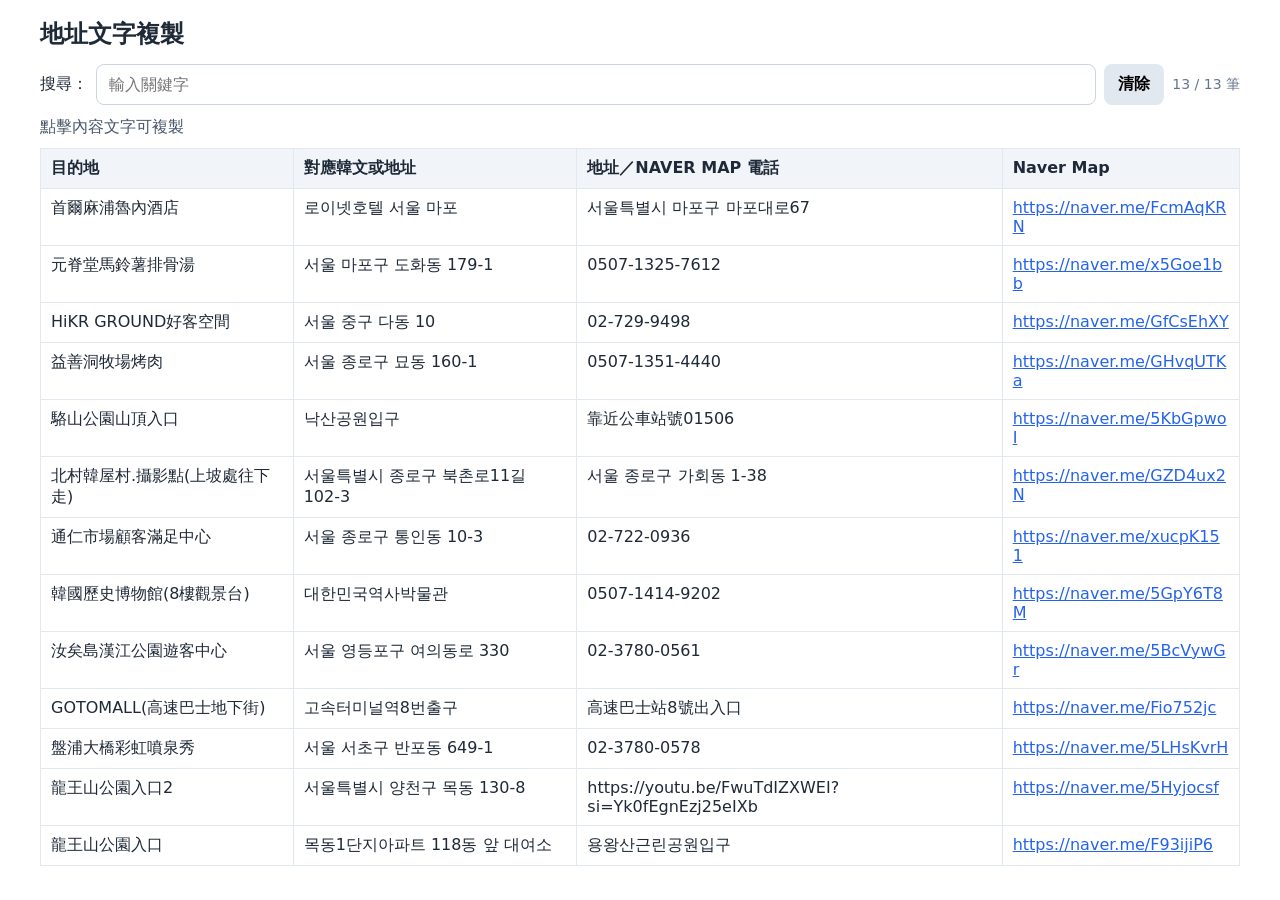
<file: pages/地址COPY功能.html>
<!doctype html>
<html lang="zh-Hant">
<head>
<meta charset="utf-8">
<meta name="viewport" content="width=device-width,initial-scale=1">
<title>地址文字複製</title>
<style>
*{box-sizing:border-box}body{margin:0;padding:18px;font-family:system-ui,-apple-system,"Segoe UI","Noto Sans TC",sans-serif;color:#1f2937;background:#fff}main{max-width:1200px;margin:auto}h1{font-size:24px;margin:0 0 14px}.toolbar{display:flex;gap:8px;align-items:center;flex-wrap:wrap;margin-bottom:12px}.toolbar input{flex:1 1 240px;min-width:0;padding:10px 12px;border:1px solid #cbd5e1;border-radius:8px;font:inherit}.toolbar button{padding:10px 14px;border:0;border-radius:8px;background:#e2e8f0;font:inherit;font-weight:700;cursor:pointer}.count{font-size:14px;color:#64748b}.hint{margin:6px 0 10px;color:#475569}table{border-collapse:collapse;width:100%}th,td{border:1px solid #e2e8f0;padding:9px 10px;vertical-align:top;text-align:left;word-break:break-word}th{background:#f1f5f9}td:not(:has(a)){cursor:pointer}a{color:#2563eb}.copied{background:#d1fae5 !important;transition:background .6s}@media(max-width:700px){body{padding:10px}table{font-size:14px}th,td{padding:8px 6px}}
</style>
</head>
<body><main>
<h1>地址文字複製</h1>
<div class="toolbar" role="region" aria-label="關鍵字搜尋工具列">
<label for="kw">搜尋：</label><input id="kw" type="search" placeholder="輸入關鍵字" autocomplete="off"><button id="clear" type="button">清除</button><span class="count" id="count" aria-live="polite"></span>
</div>
<div class="hint">點擊內容文字可複製</div>
<table id="dataTable"><thead><tr><th>目的地</th><th>對應韓文或地址</th><th>地址／NAVER MAP 電話</th><th>Naver Map</th></tr></thead><tbody><tr><td>首爾麻浦魯內酒店</td><td>로이넷호텔 서울 마포</td><td>서울특별시 마포구 마포대로67</td><td><a href="https://naver.me/FcmAqKRN" target="_blank" rel="noopener noreferrer">https://naver.me/FcmAqKRN</a></td></tr></tbody>
<tbody><tr><td>元脊堂馬鈴薯排骨湯</td><td>서울 마포구 도화동 179-1</td><td>0507-1325-7612</td><td><a href="https://naver.me/x5Goe1bb" target="_blank" rel="noopener noreferrer">https://naver.me/x5Goe1bb</a></td></tr></tbody>
<tbody><tr><td>HiKR GROUND好客空間</td><td>서울 중구 다동 10</td><td>02-729-9498</td><td><a href="https://naver.me/GfCsEhXY" target="_blank" rel="noopener noreferrer">https://naver.me/GfCsEhXY</a></td></tr></tbody>
<tbody><tr><td>益善洞牧場烤肉</td><td>서울 종로구 묘동 160-1</td><td>0507-1351-4440</td><td><a href="https://naver.me/GHvqUTKa" target="_blank" rel="noopener noreferrer">https://naver.me/GHvqUTKa</a></td></tr></tbody>
<tbody><tr><td>駱山公園山頂入口</td><td>낙산공원입구</td><td>靠近公車站號01506</td><td><a href="https://naver.me/5KbGpwoI" target="_blank" rel="noopener noreferrer">https://naver.me/5KbGpwoI</a></td></tr></tbody>
<tbody><tr><td>北村韓屋村.攝影點(上坡處往下走)</td><td>서울특별시 종로구 북촌로11길 102-3</td><td>서울 종로구 가회동 1-38</td><td><a href="https://naver.me/GZD4ux2N" target="_blank" rel="noopener noreferrer">https://naver.me/GZD4ux2N</a></td></tr></tbody>
<tbody><tr><td>通仁市場顧客滿足中心</td><td>서울 종로구 통인동 10-3</td><td>02-722-0936</td><td><a href="https://naver.me/xucpK151" target="_blank" rel="noopener noreferrer">https://naver.me/xucpK151</a></td></tr></tbody>
<tbody><tr><td>韓國歷史博物館(8樓觀景台)</td><td>대한민국역사박물관</td><td>0507-1414-9202</td><td><a href="https://naver.me/5GpY6T8M" target="_blank" rel="noopener noreferrer">https://naver.me/5GpY6T8M</a></td></tr></tbody>
<tbody><tr><td>汝矣島漢江公園遊客中心</td><td>서울 영등포구 여의동로 330</td><td>02-3780-0561</td><td><a href="https://naver.me/5BcVywGr" target="_blank" rel="noopener noreferrer">https://naver.me/5BcVywGr</a></td></tr></tbody>
<tbody><tr><td>GOTOMALL(高速巴士地下街)</td><td>고속터미널역8번출구</td><td>高速巴士站8號出入口</td><td><a href="https://naver.me/Fio752jc" target="_blank" rel="noopener noreferrer">https://naver.me/Fio752jc</a></td></tr></tbody>
<tbody><tr><td>盤浦大橋彩虹噴泉秀</td><td>서울 서초구 반포동 649-1</td><td>02-3780-0578</td><td><a href="https://naver.me/5LHsKvrH" target="_blank" rel="noopener noreferrer">https://naver.me/5LHsKvrH</a></td></tr></tbody>
<tbody><tr><td>龍王山公園入口2</td><td>서울특별시 양천구 목동 130-8</td><td>https://youtu.be/FwuTdIZXWEI?si=Yk0fEgnEzj25eIXb</td><td><a href="https://naver.me/5Hyjocsf" target="_blank" rel="noopener noreferrer">https://naver.me/5Hyjocsf</a></td></tr></tbody>
<tbody><tr><td>龍王山公園入口</td><td>목동1단지아파트 118동 앞 대여소</td><td>용왕산근린공원입구</td><td><a href="https://naver.me/F93ijiP6" target="_blank" rel="noopener noreferrer">https://naver.me/F93ijiP6</a></td></tr></tbody></table>
</main>
<script>
(function(){
  function fallbackCopy(text){const ta=document.createElement('textarea');ta.value=text;ta.style.position='fixed';ta.style.opacity='0';document.body.appendChild(ta);ta.select();const ok=document.execCommand('copy');ta.remove();if(!ok)throw new Error('瀏覽器不允許複製');}
  document.querySelectorAll('#dataTable td').forEach(function(td){if(td.querySelector('a'))return;td.addEventListener('click',async function(){const text=td.innerText.trim();if(!text)return;try{if(navigator.clipboard&&window.isSecureContext)await navigator.clipboard.writeText(text);else fallbackCopy(text);td.classList.add('copied');setTimeout(function(){td.classList.remove('copied')},600);}catch(err){alert('複製失敗：'+err.message);}})});
  const kw=document.getElementById('kw'),clearBtn=document.getElementById('clear'),rows=Array.from(document.querySelectorAll('#dataTable tbody tr')),count=document.getElementById('count');
  function filter(){const terms=kw.value.trim().toLowerCase().split(/\s+/).filter(Boolean);rows.forEach(function(r){r.hidden=!terms.every(function(t){return r.innerText.toLowerCase().includes(t)})});count.textContent=rows.filter(function(r){return !r.hidden}).length+' / '+rows.length+' 筆';}
  kw.addEventListener('input',filter);clearBtn.addEventListener('click',function(){kw.value='';filter();kw.focus()});filter();
})();
</script>
</body></html>
</file>
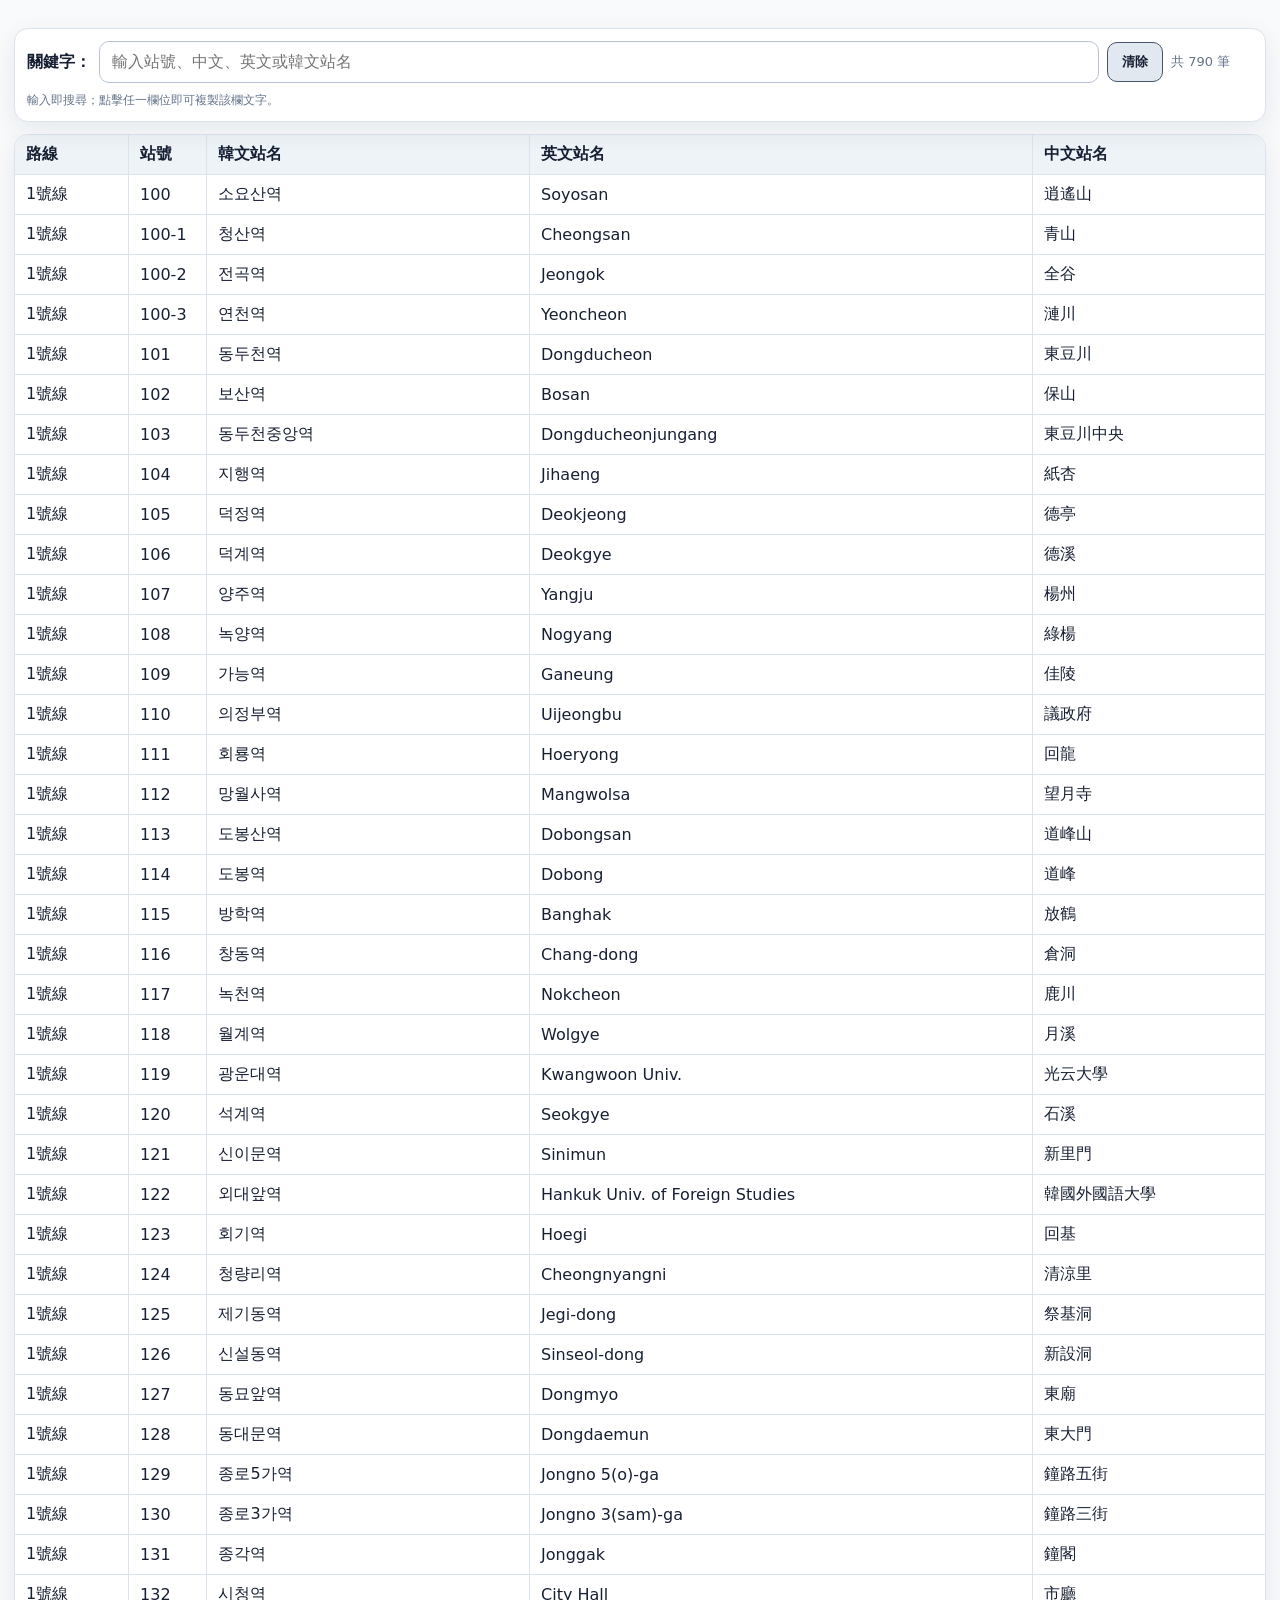
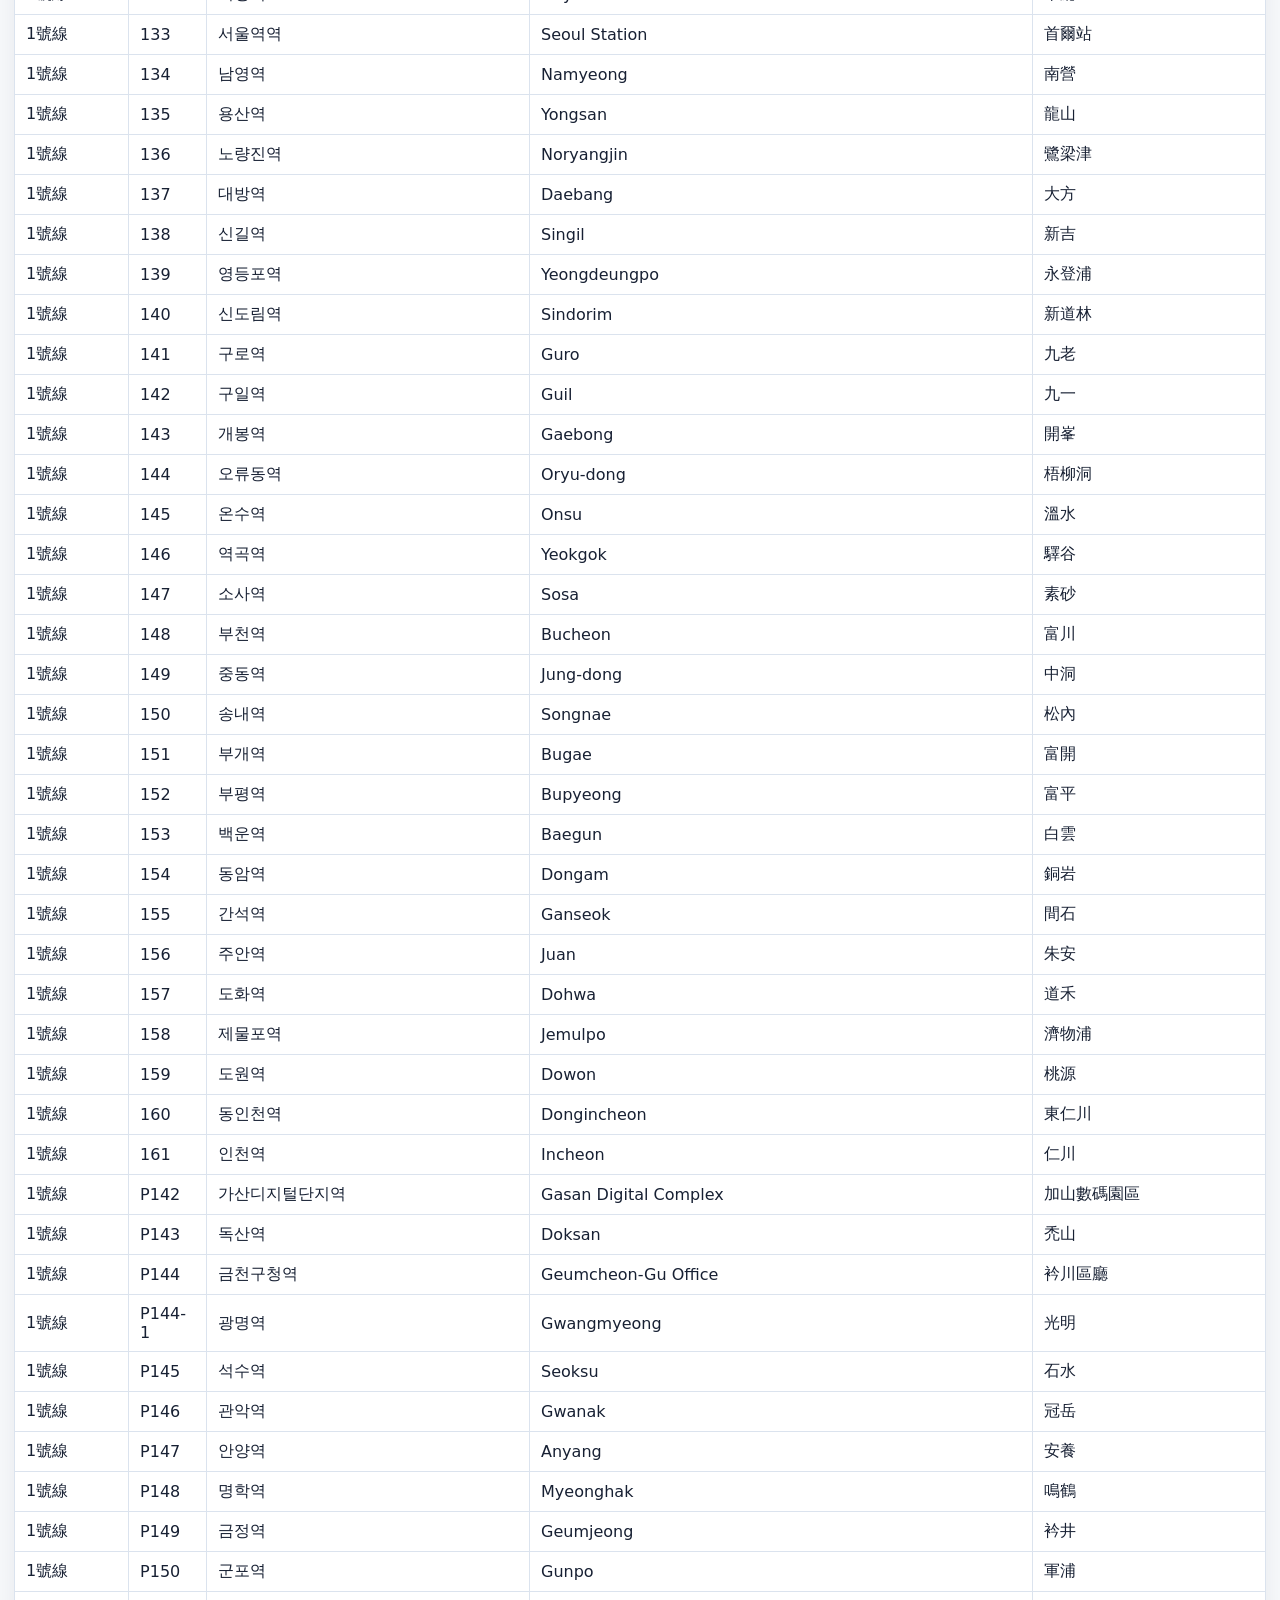
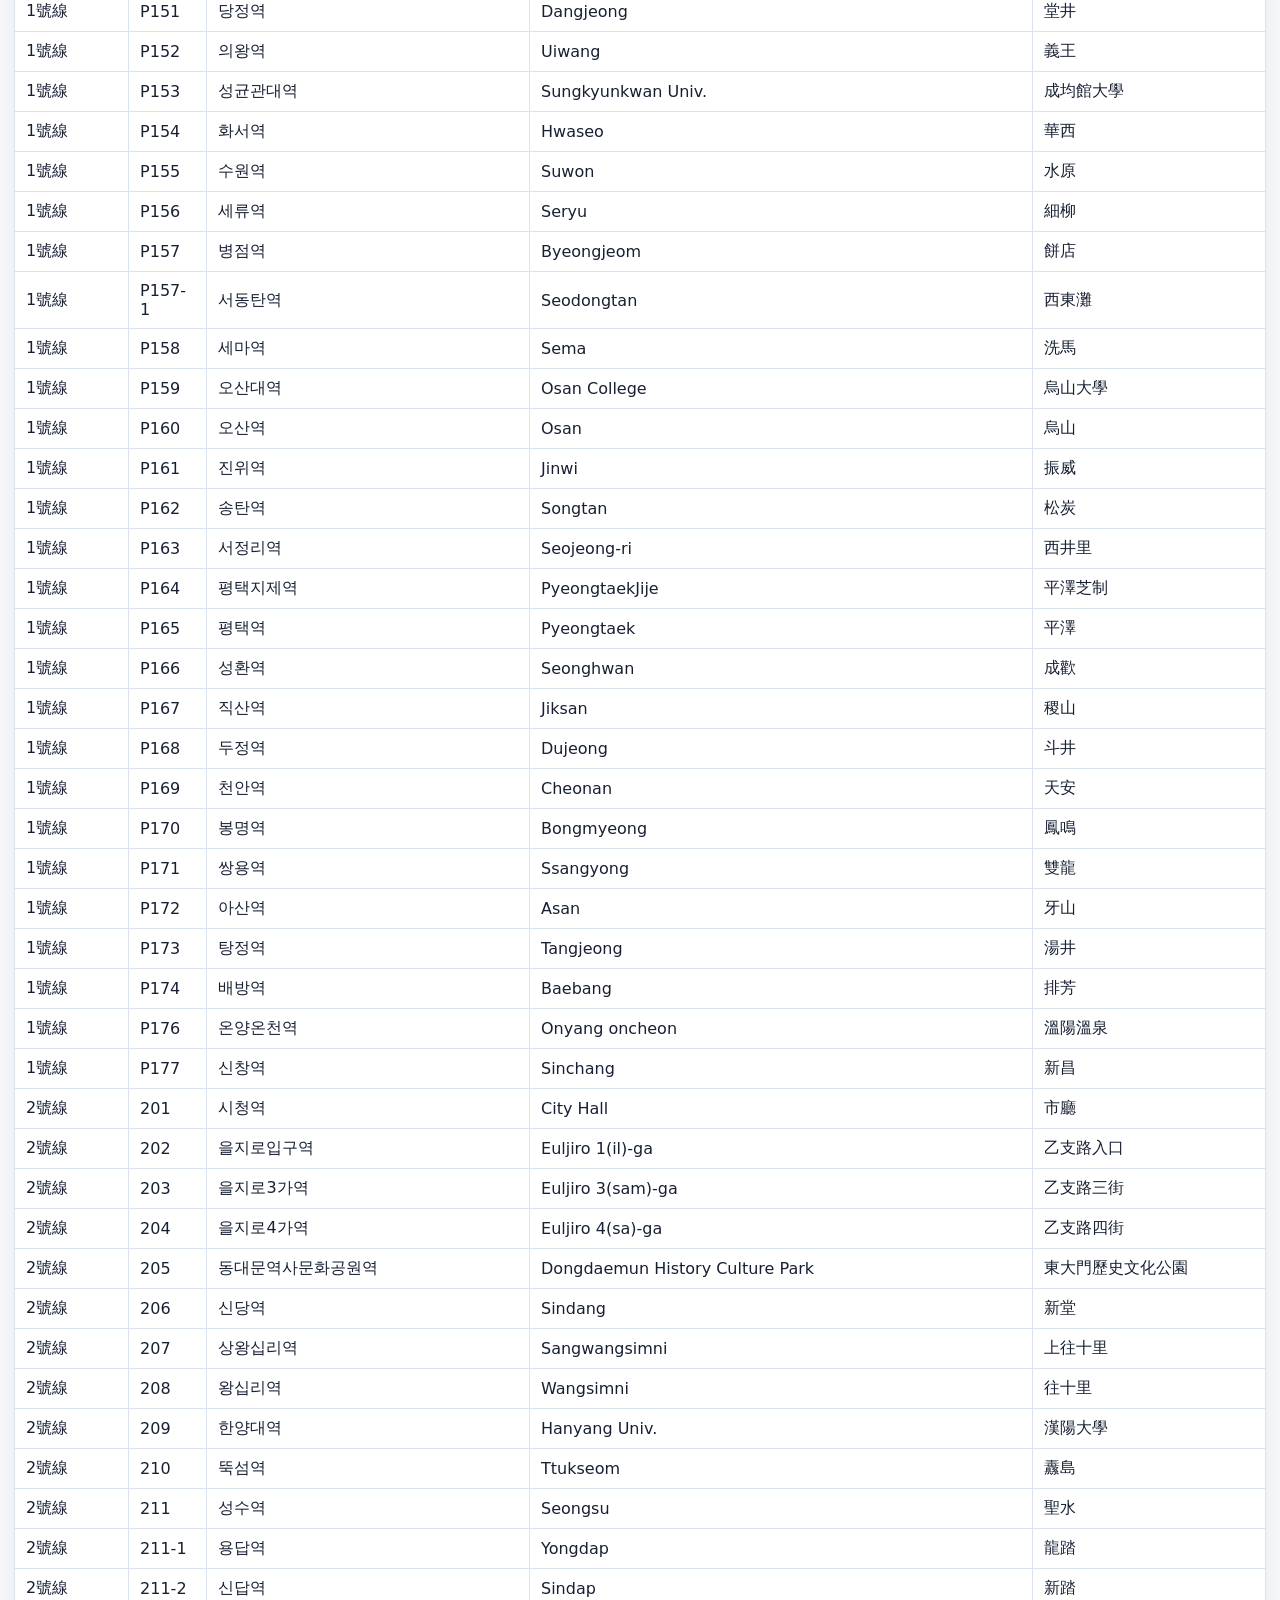
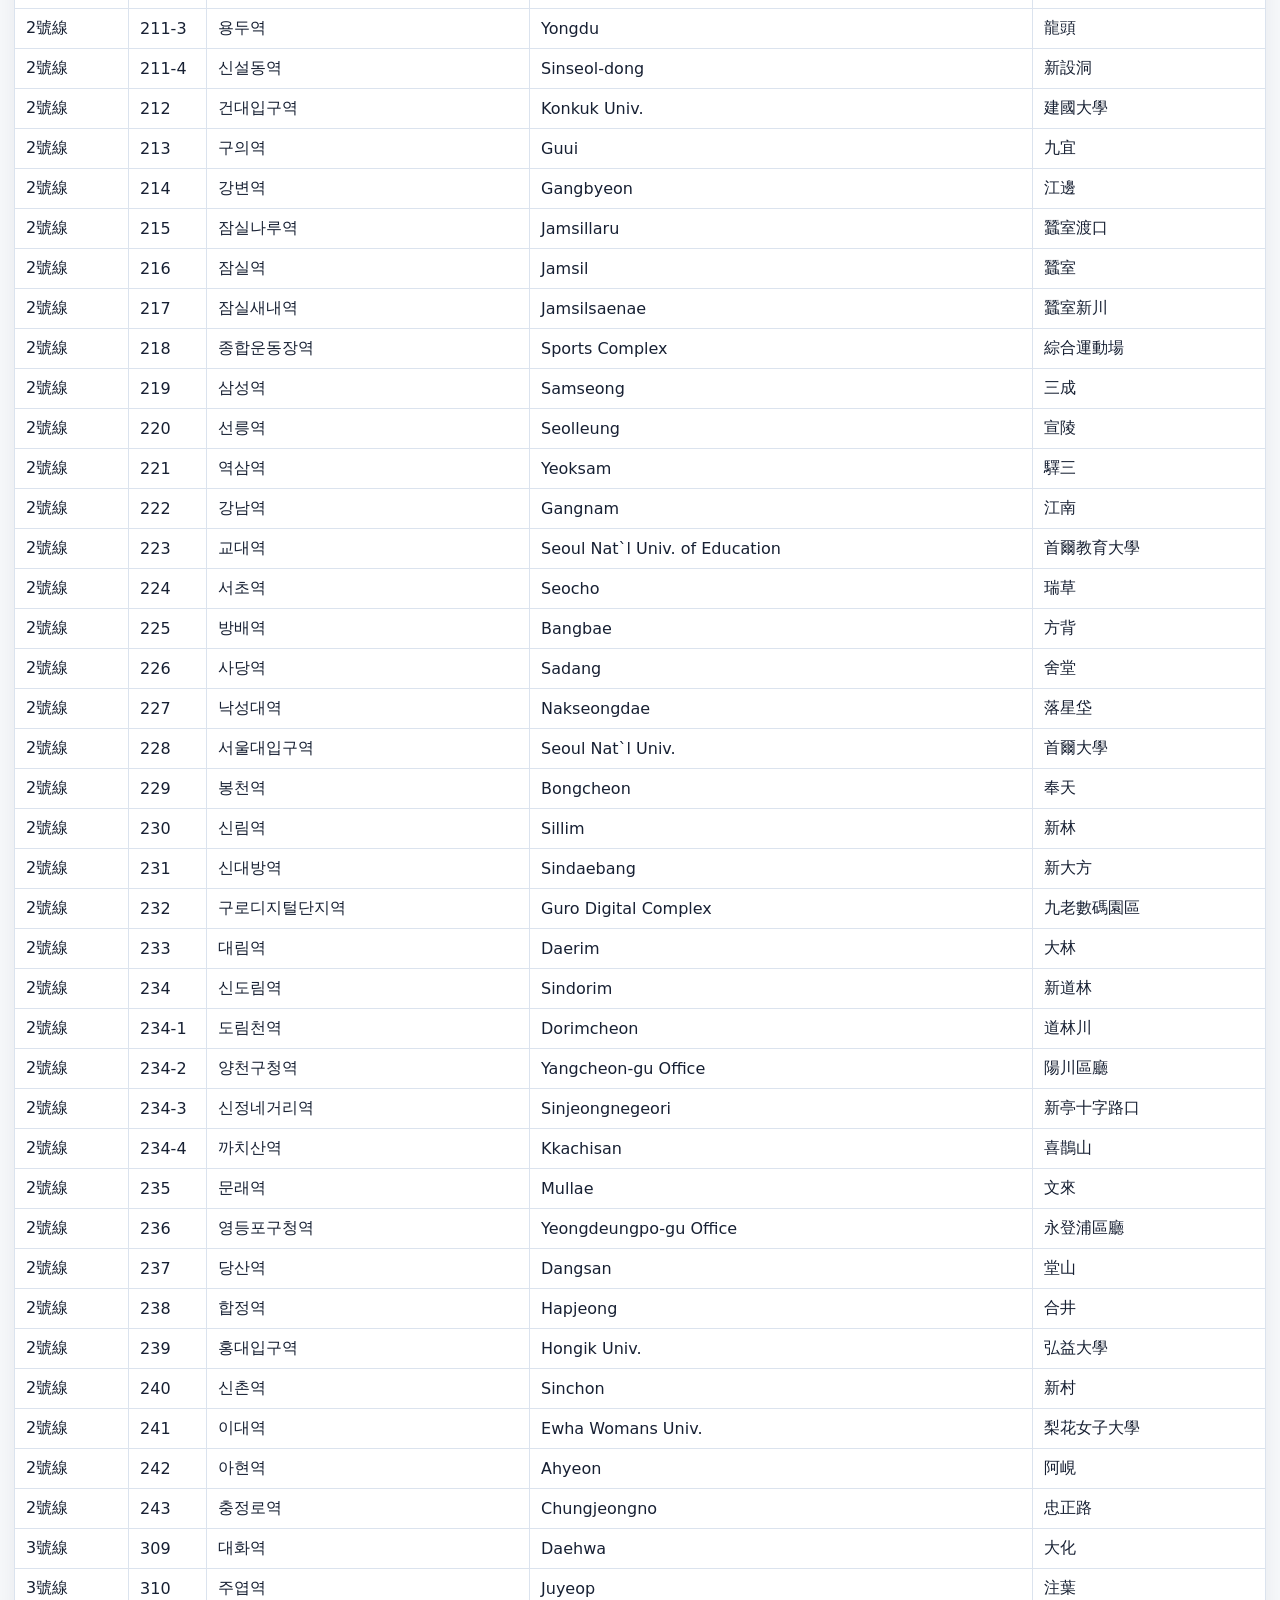
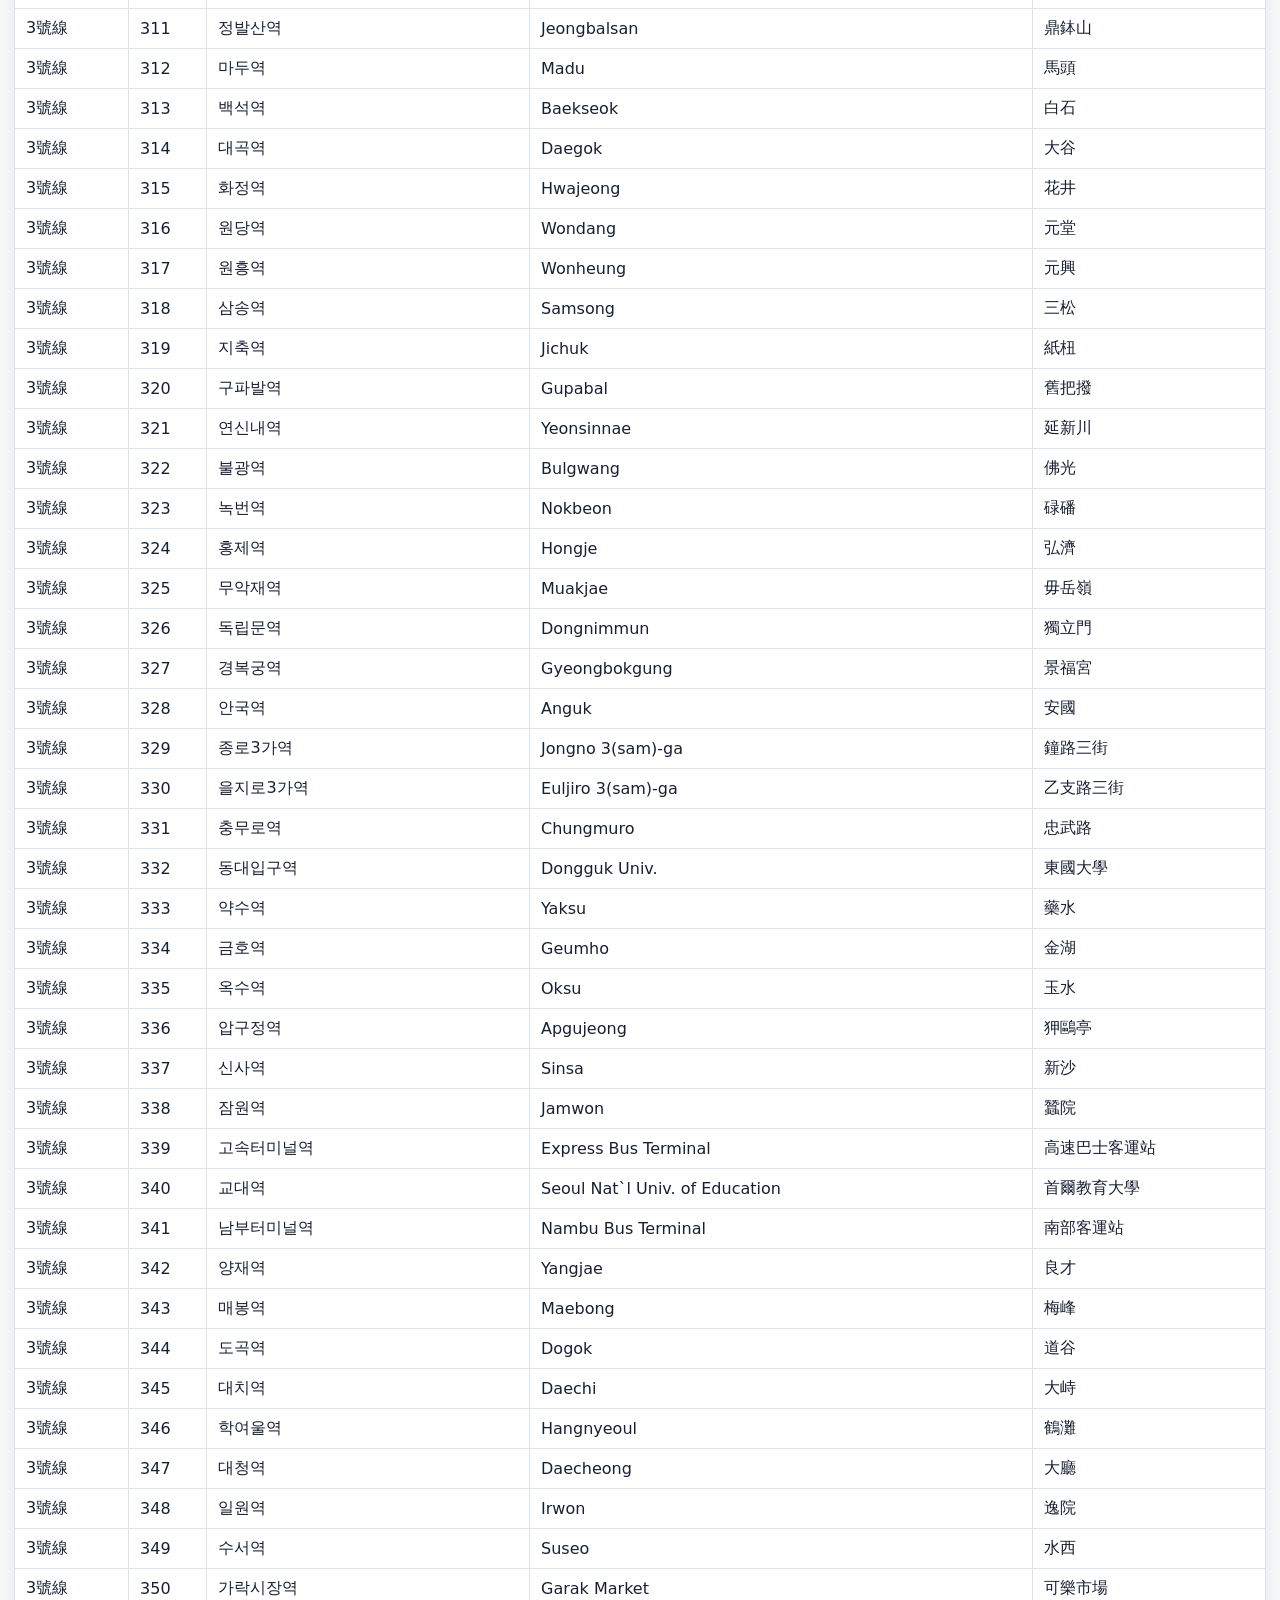
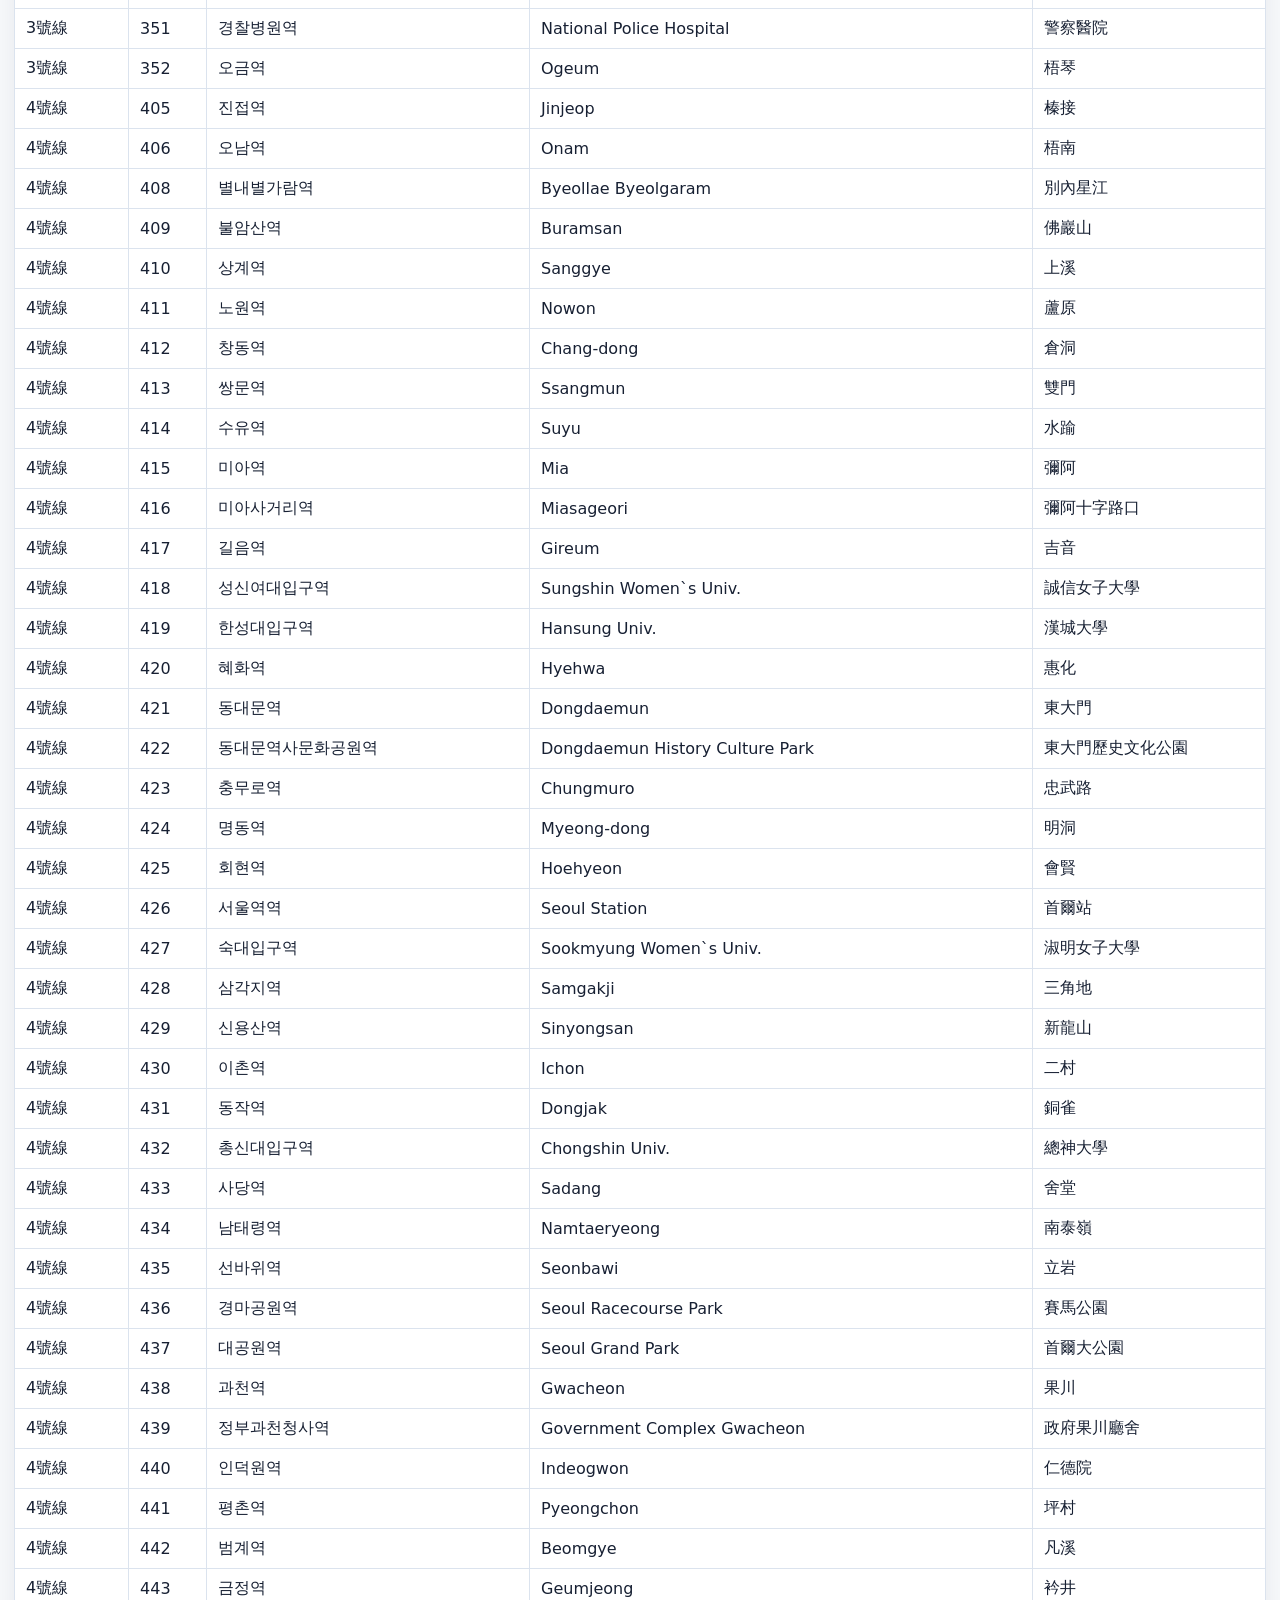
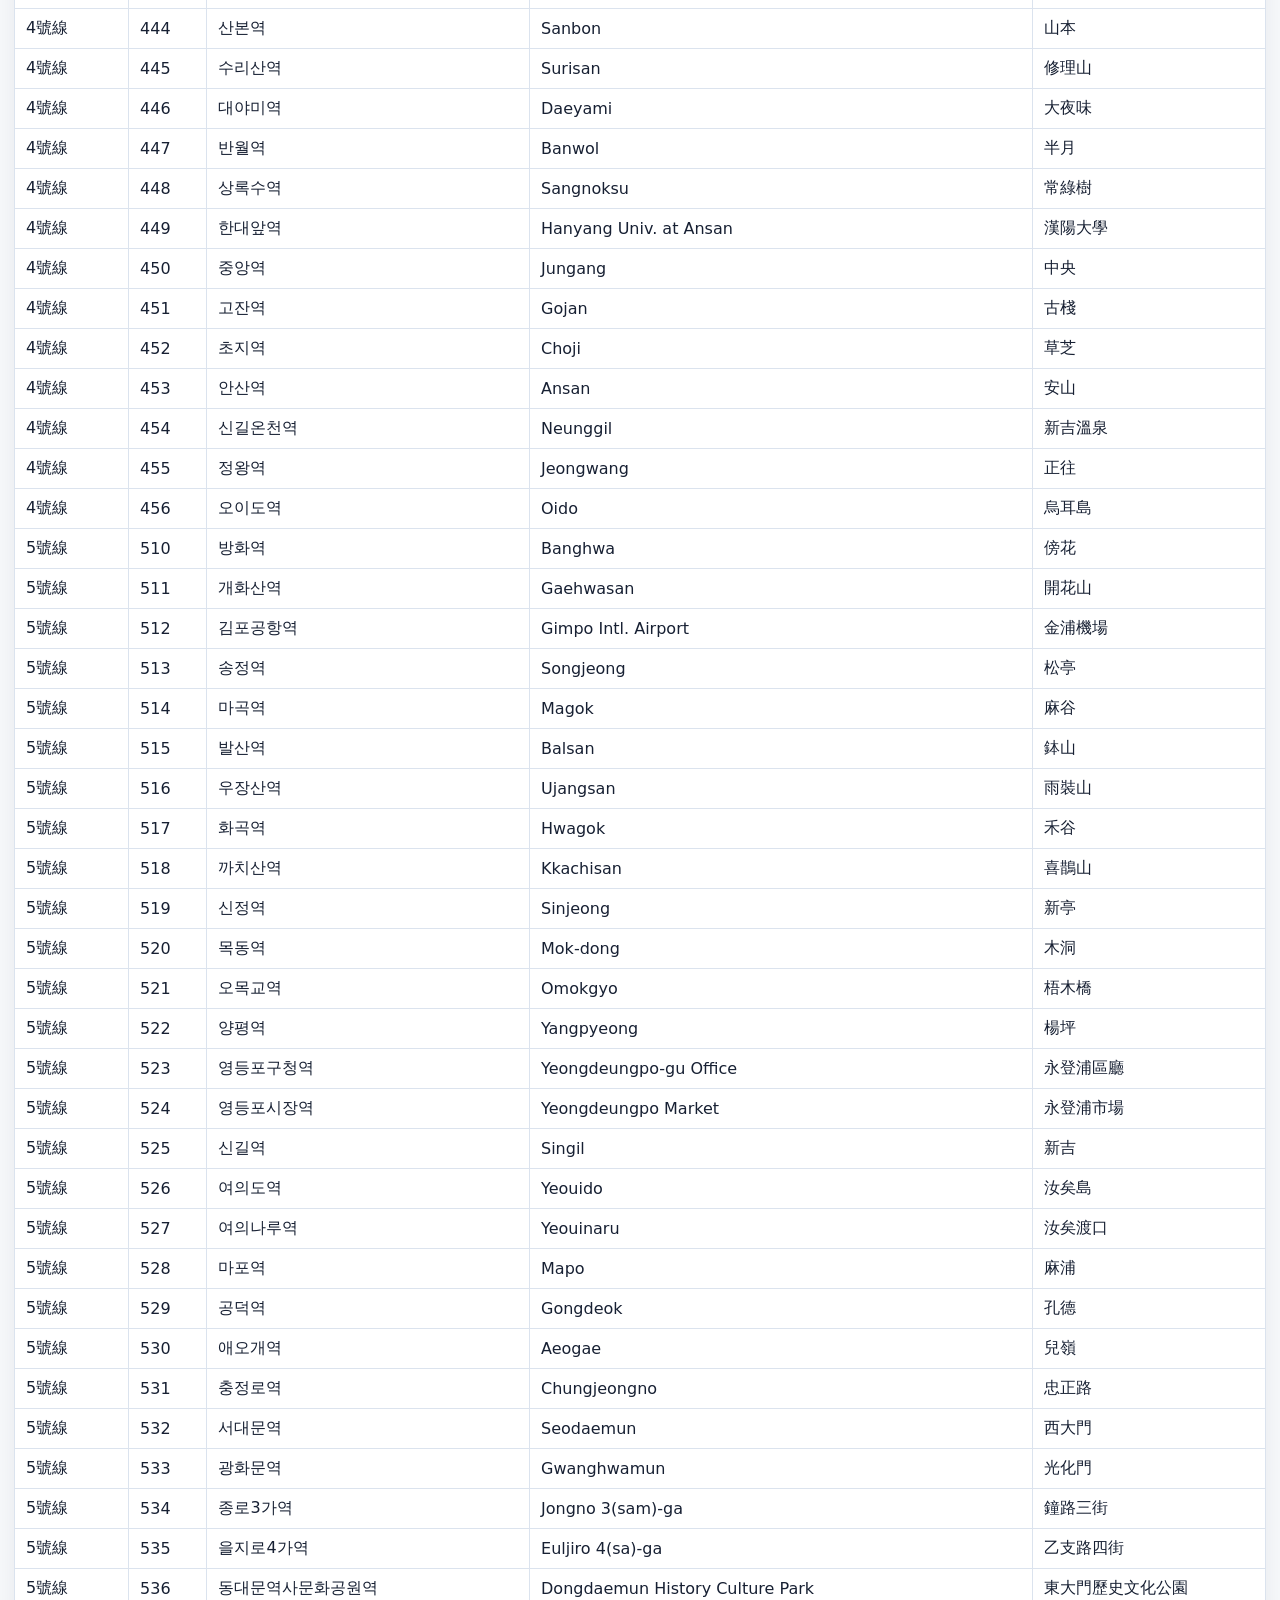
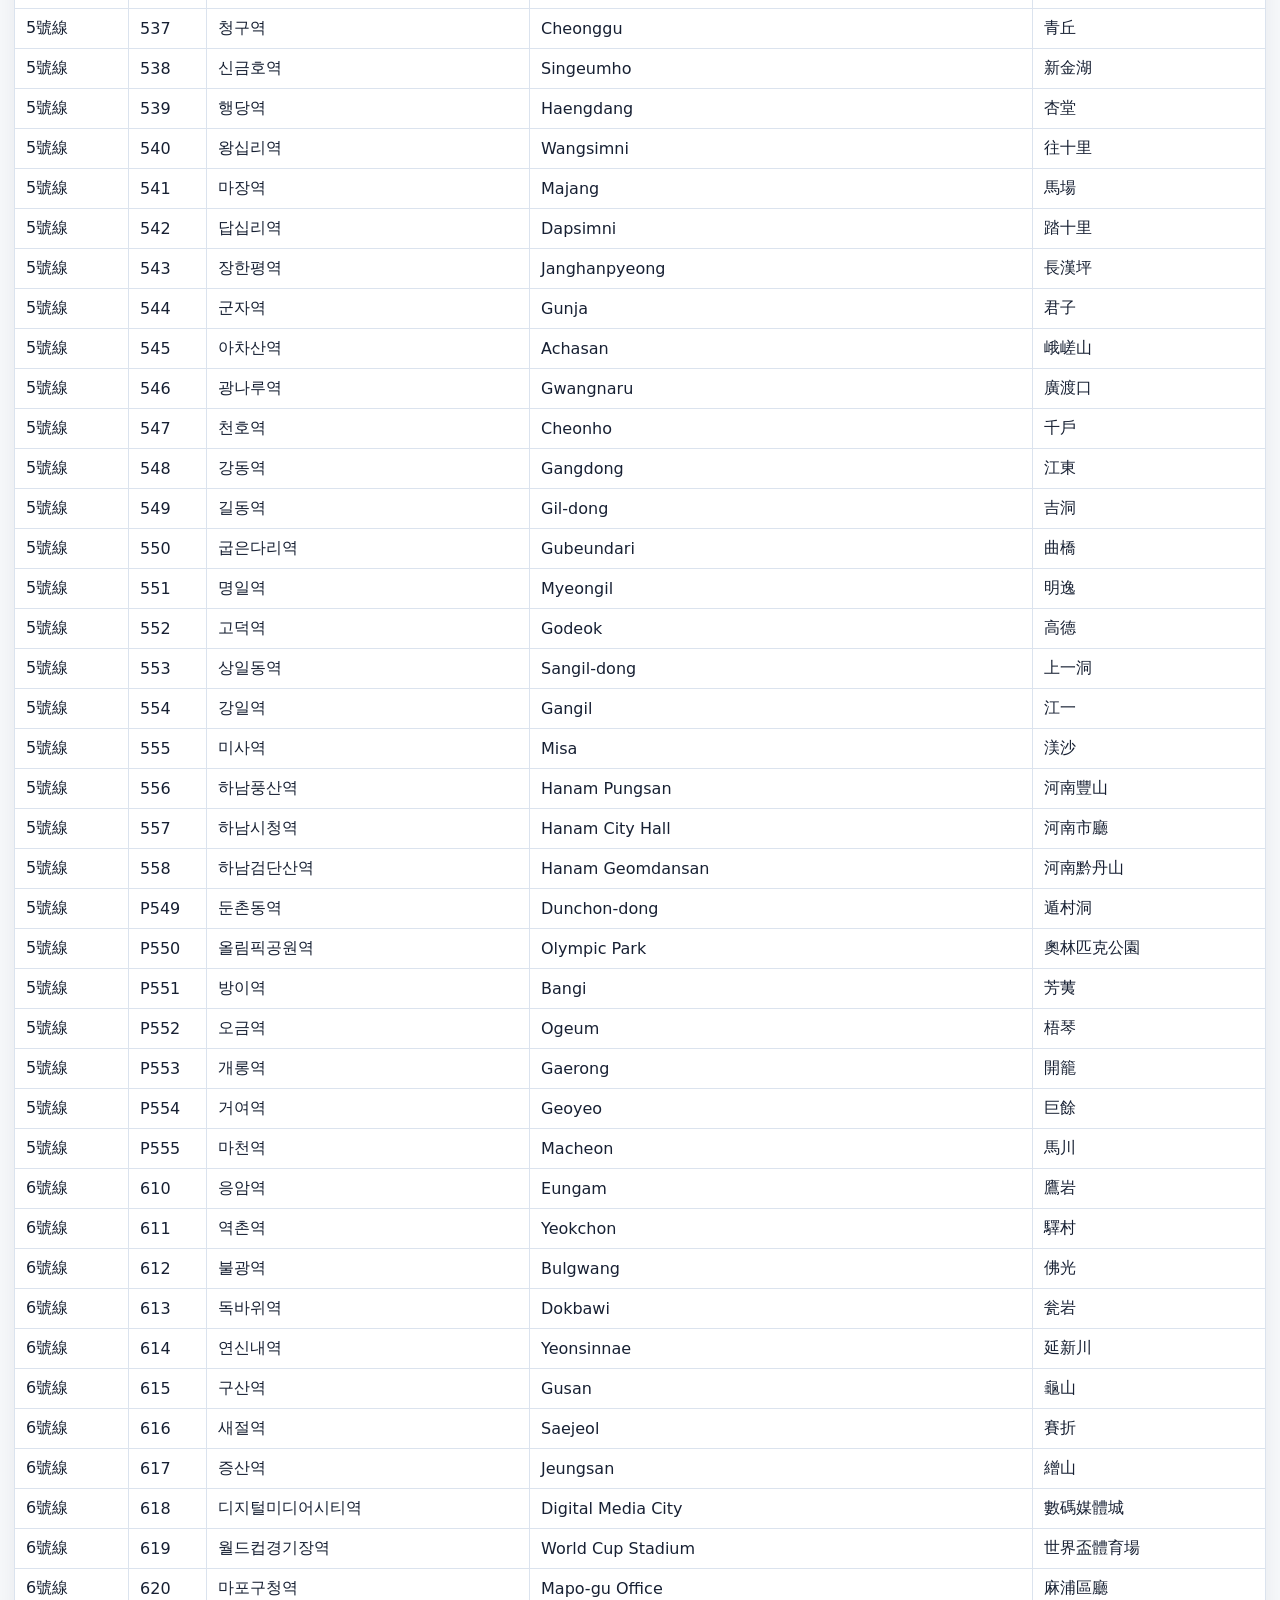
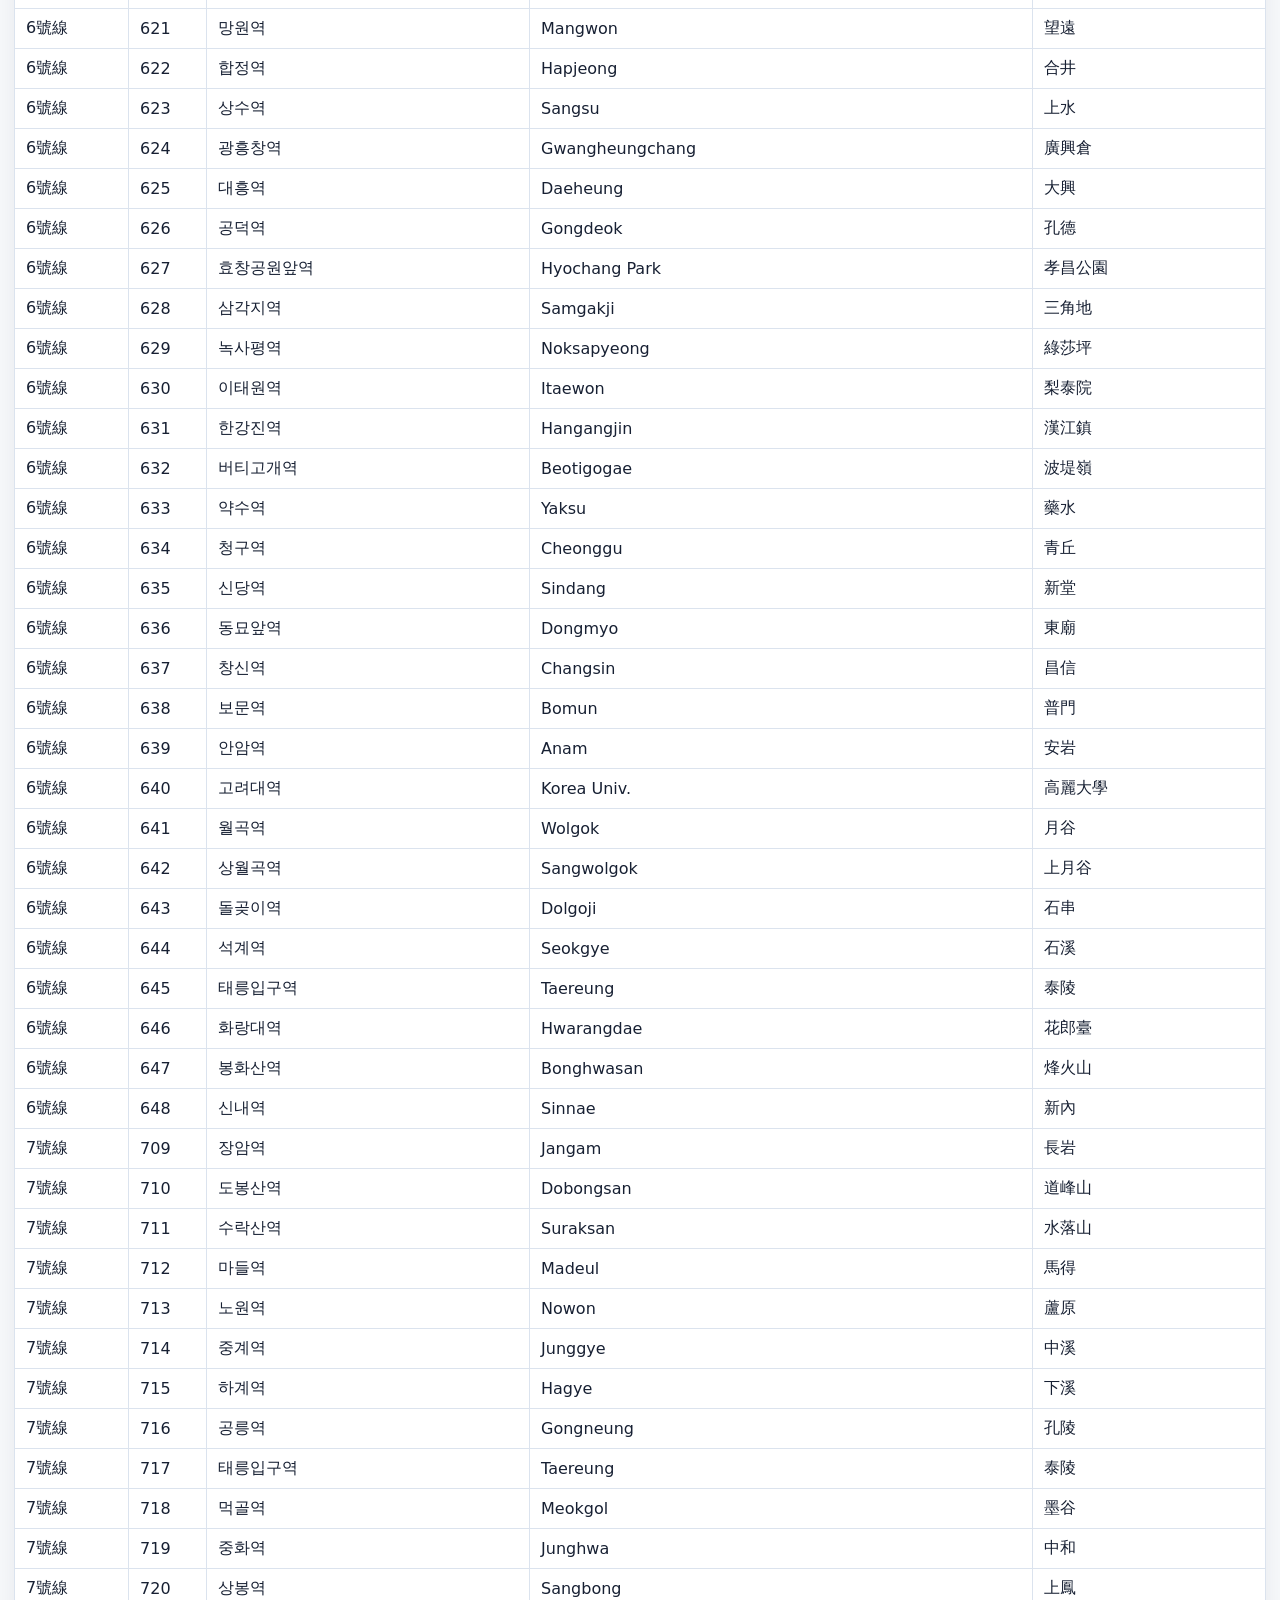
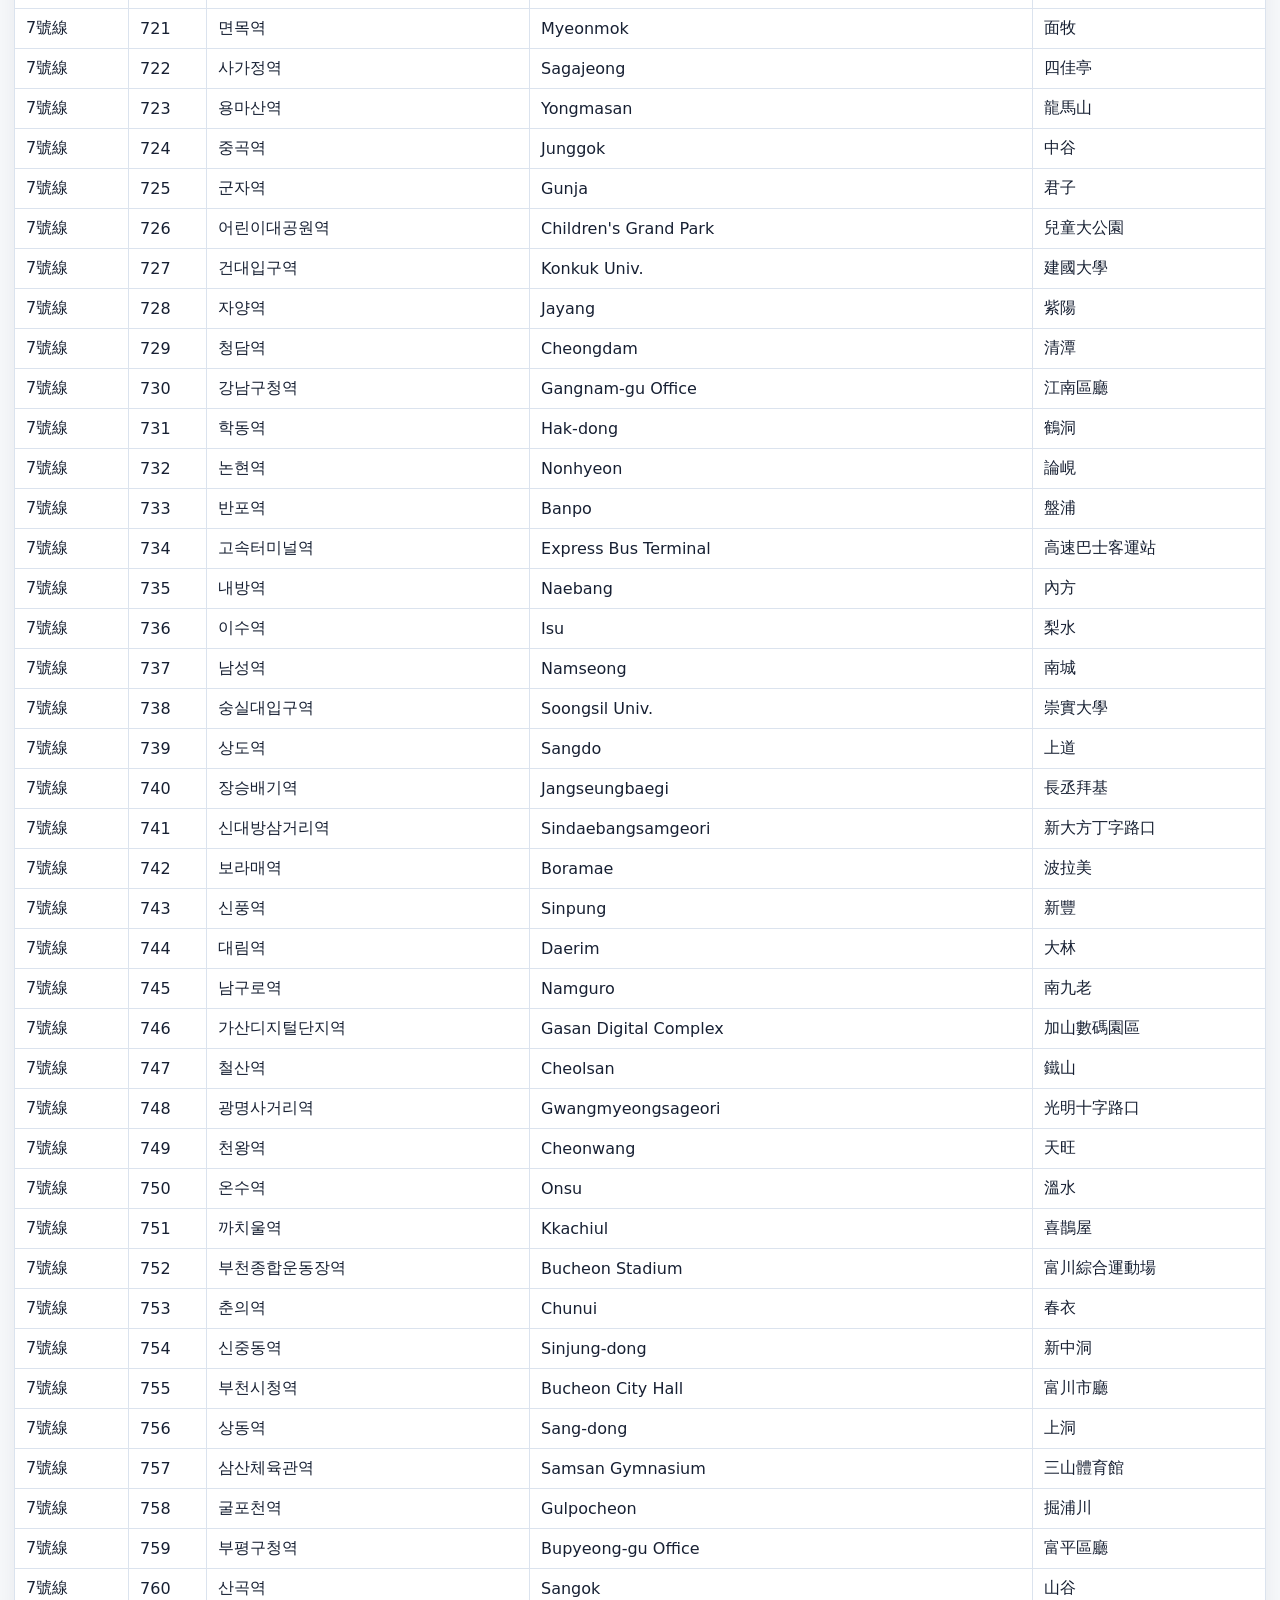
<file: pages/地鐵站文字對照.html>
<!DOCTYPE html>
<html lang="zh-Hant">
<head>
<meta charset="utf-8">
<meta name="viewport" content="width=device-width, initial-scale=1, viewport-fit=cover">
<title>首爾地鐵站文字對照</title>
<style>
:root {
  color-scheme: light;
  --bg:#f8fafc; --card:#ffffff; --line:#dbe3ee; --head:#eef3f8;
  --text:#172033; --muted:#64748b; --accent:#2563eb; --hit:#fde68a;
  --copied:#bbf7d0; --shadow:0 8px 28px rgba(15,23,42,.08);
}
*{box-sizing:border-box}
body{margin:0;background:var(--bg);color:var(--text);font-family:system-ui,-apple-system,"Segoe UI","Noto Sans TC",Arial,sans-serif}
.wrap{max-width:1280px;margin:0 auto;padding:18px 14px 36px}
.panel{position:sticky;top:0;z-index:10;background:rgba(248,250,252,.96);backdrop-filter:blur(8px);padding:10px 0 12px}
.toolbar{display:flex;gap:8px;align-items:center;flex-wrap:wrap;background:var(--card);padding:12px;border:1px solid var(--line);border-radius:14px;box-shadow:var(--shadow)}
label{font-weight:700;white-space:nowrap}
input[type="search"]{flex:1;min-width:210px;padding:11px 12px;border:1px solid #b8c4d4;border-radius:10px;font-size:16px;outline:none}
input[type="search"]:focus{border-color:var(--accent);box-shadow:0 0 0 3px rgba(37,99,235,.14)}
button{padding:10px 14px;border:1px solid #475569;border-radius:10px;background:#e2e8f0;color:#172033;font-weight:700;cursor:pointer}
button:hover{background:#cbd5e1}
#count{font-size:13px;color:var(--muted);min-width:82px}
.tip{width:100%;font-size:12px;color:var(--muted);margin-top:1px}
.table-box{overflow:auto;border:1px solid var(--line);border-radius:14px;background:var(--card);box-shadow:var(--shadow)}
table{border-collapse:separate;border-spacing:0;width:100%;min-width:780px}
th,td{border-right:1px solid var(--line);border-bottom:1px solid var(--line);padding:9px 11px;text-align:left;vertical-align:middle}
th:last-child,td:last-child{border-right:0}
thead th{position:sticky;top:0;z-index:3;background:var(--head);font-weight:800}
tbody tr:last-child td{border-bottom:0}
tbody tr:hover td{background:#f8fbff}
td{cursor:pointer;user-select:text}
td:active{transform:scale(.995)}
.hide-row{display:none!important}
mark.search-hit{background:var(--hit);padding:0 2px;border-radius:3px}
.copied{background:var(--copied)!important;transition:background .65s}
#toast{position:fixed;left:50%;bottom:26px;transform:translate(-50%,20px);opacity:0;pointer-events:none;background:#0f172a;color:white;padding:10px 14px;border-radius:999px;font-size:14px;box-shadow:0 10px 28px rgba(0,0,0,.24);transition:.2s;z-index:99}
#toast.show{opacity:1;transform:translate(-50%,0)}
@media(max-width:700px){
  body{background:#eef2f7}
  .wrap{padding:0 6px calc(24px + env(safe-area-inset-bottom))}
  .panel{top:0;padding:calc(6px + env(safe-area-inset-top)) 0 8px;background:rgba(238,242,247,.97)}
  .toolbar{display:grid;grid-template-columns:minmax(0,1fr) auto;gap:8px;padding:9px;border-radius:0 0 12px 12px}
  label{display:none}
  input[type="search"]{width:100%;min-width:0;height:44px;padding:10px 11px;font-size:16px}
  button{height:44px;min-width:64px;padding:9px 12px;font-size:16px;touch-action:manipulation}
  #count{grid-column:1;width:auto;min-width:0;font-size:12px;align-self:center}
  .tip{grid-column:1 / -1;font-size:11px;line-height:1.4;margin:0}
  .table-box{overflow-x:hidden;border-radius:10px}
  table{display:table;width:100%;min-width:0;table-layout:fixed}
  thead{display:table-header-group}
  tbody{display:table-row-group}
  tr{display:table-row}
  th,td{display:table-cell;padding:6px 3px;font-size:11px;line-height:1.35;white-space:normal;overflow-wrap:anywhere;word-break:break-word;hyphens:auto;transform:none!important}
  th{font-size:11px;text-align:center}
  th:nth-child(1),td:nth-child(1){width:14%;text-align:center}
  th:nth-child(2),td:nth-child(2){width:14%;text-align:center}
  th:nth-child(3),td:nth-child(3){width:24%}
  th:nth-child(4),td:nth-child(4){width:27%}
  th:nth-child(5),td:nth-child(5){width:21%}
  td:nth-child(2){font-weight:800;color:var(--accent)}
  .copied{border-radius:0}
  #toast{bottom:calc(18px + env(safe-area-inset-bottom));max-width:calc(100vw - 24px);white-space:nowrap;overflow:hidden;text-overflow:ellipsis}
}
@media(min-width:701px) and (max-width:980px){
  .wrap{padding-left:10px;padding-right:10px}
  table{min-width:720px}
  th,td{padding:8px 9px}
}
</style>
</head>
<body>
<div class="wrap">
  <div class="panel">
    <div class="toolbar">
      <label for="q">關鍵字：</label>
      <input id="q" type="search" autocomplete="off" placeholder="輸入站號、中文、英文或韓文站名">
      <button id="clearBtn" type="button">清除</button>
      <div id="count">共 790 筆</div>
      <div class="tip">輸入即搜尋；點擊任一欄位即可複製該欄文字。</div>
    </div>
  </div>
  <div class="table-box">
    <table id="stationTable">
      <thead><tr><th>路線</th><th>站號</th><th>韓文站名</th><th>英文站名</th><th>中文站名</th></tr></thead>
      <tbody><tr><td data-copy="1號線">1號線</td><td data-copy="100">100</td><td data-copy="소요산역">소요산역</td><td data-copy="Soyosan">Soyosan</td><td data-copy="逍遙山">逍遙山</td></tr>
<tr><td data-copy="1號線">1號線</td><td data-copy="100-1">100-1</td><td data-copy="청산역">청산역</td><td data-copy="Cheongsan">Cheongsan</td><td data-copy="青山">青山</td></tr>
<tr><td data-copy="1號線">1號線</td><td data-copy="100-2">100-2</td><td data-copy="전곡역">전곡역</td><td data-copy="Jeongok">Jeongok</td><td data-copy="全谷">全谷</td></tr>
<tr><td data-copy="1號線">1號線</td><td data-copy="100-3">100-3</td><td data-copy="연천역">연천역</td><td data-copy="Yeoncheon">Yeoncheon</td><td data-copy="漣川">漣川</td></tr>
<tr><td data-copy="1號線">1號線</td><td data-copy="101">101</td><td data-copy="동두천역">동두천역</td><td data-copy="Dongducheon">Dongducheon</td><td data-copy="東豆川">東豆川</td></tr>
<tr><td data-copy="1號線">1號線</td><td data-copy="102">102</td><td data-copy="보산역">보산역</td><td data-copy="Bosan">Bosan</td><td data-copy="保山">保山</td></tr>
<tr><td data-copy="1號線">1號線</td><td data-copy="103">103</td><td data-copy="동두천중앙역">동두천중앙역</td><td data-copy="Dongducheonjungang">Dongducheonjungang</td><td data-copy="東豆川中央">東豆川中央</td></tr>
<tr><td data-copy="1號線">1號線</td><td data-copy="104">104</td><td data-copy="지행역">지행역</td><td data-copy="Jihaeng">Jihaeng</td><td data-copy="紙杏">紙杏</td></tr>
<tr><td data-copy="1號線">1號線</td><td data-copy="105">105</td><td data-copy="덕정역">덕정역</td><td data-copy="Deokjeong">Deokjeong</td><td data-copy="德亭">德亭</td></tr>
<tr><td data-copy="1號線">1號線</td><td data-copy="106">106</td><td data-copy="덕계역">덕계역</td><td data-copy="Deokgye">Deokgye</td><td data-copy="德溪">德溪</td></tr>
<tr><td data-copy="1號線">1號線</td><td data-copy="107">107</td><td data-copy="양주역">양주역</td><td data-copy="Yangju">Yangju</td><td data-copy="楊州">楊州</td></tr>
<tr><td data-copy="1號線">1號線</td><td data-copy="108">108</td><td data-copy="녹양역">녹양역</td><td data-copy="Nogyang">Nogyang</td><td data-copy="綠楊">綠楊</td></tr>
<tr><td data-copy="1號線">1號線</td><td data-copy="109">109</td><td data-copy="가능역">가능역</td><td data-copy="Ganeung">Ganeung</td><td data-copy="佳陵">佳陵</td></tr>
<tr><td data-copy="1號線">1號線</td><td data-copy="110">110</td><td data-copy="의정부역">의정부역</td><td data-copy="Uijeongbu">Uijeongbu</td><td data-copy="議政府">議政府</td></tr>
<tr><td data-copy="1號線">1號線</td><td data-copy="111">111</td><td data-copy="회룡역">회룡역</td><td data-copy="Hoeryong">Hoeryong</td><td data-copy="回龍">回龍</td></tr>
<tr><td data-copy="1號線">1號線</td><td data-copy="112">112</td><td data-copy="망월사역">망월사역</td><td data-copy="Mangwolsa">Mangwolsa</td><td data-copy="望月寺">望月寺</td></tr>
<tr><td data-copy="1號線">1號線</td><td data-copy="113">113</td><td data-copy="도봉산역">도봉산역</td><td data-copy="Dobongsan">Dobongsan</td><td data-copy="道峰山">道峰山</td></tr>
<tr><td data-copy="1號線">1號線</td><td data-copy="114">114</td><td data-copy="도봉역">도봉역</td><td data-copy="Dobong">Dobong</td><td data-copy="道峰">道峰</td></tr>
<tr><td data-copy="1號線">1號線</td><td data-copy="115">115</td><td data-copy="방학역">방학역</td><td data-copy="Banghak">Banghak</td><td data-copy="放鶴">放鶴</td></tr>
<tr><td data-copy="1號線">1號線</td><td data-copy="116">116</td><td data-copy="창동역">창동역</td><td data-copy="Chang-dong">Chang-dong</td><td data-copy="倉洞">倉洞</td></tr>
<tr><td data-copy="1號線">1號線</td><td data-copy="117">117</td><td data-copy="녹천역">녹천역</td><td data-copy="Nokcheon">Nokcheon</td><td data-copy="鹿川">鹿川</td></tr>
<tr><td data-copy="1號線">1號線</td><td data-copy="118">118</td><td data-copy="월계역">월계역</td><td data-copy="Wolgye">Wolgye</td><td data-copy="月溪">月溪</td></tr>
<tr><td data-copy="1號線">1號線</td><td data-copy="119">119</td><td data-copy="광운대역">광운대역</td><td data-copy="Kwangwoon Univ.">Kwangwoon Univ.</td><td data-copy="光云大學">光云大學</td></tr>
<tr><td data-copy="1號線">1號線</td><td data-copy="120">120</td><td data-copy="석계역">석계역</td><td data-copy="Seokgye">Seokgye</td><td data-copy="石溪">石溪</td></tr>
<tr><td data-copy="1號線">1號線</td><td data-copy="121">121</td><td data-copy="신이문역">신이문역</td><td data-copy="Sinimun">Sinimun</td><td data-copy="新里門">新里門</td></tr>
<tr><td data-copy="1號線">1號線</td><td data-copy="122">122</td><td data-copy="외대앞역">외대앞역</td><td data-copy="Hankuk Univ. of Foreign Studies">Hankuk Univ. of Foreign Studies</td><td data-copy="韓國外國語大學">韓國外國語大學</td></tr>
<tr><td data-copy="1號線">1號線</td><td data-copy="123">123</td><td data-copy="회기역">회기역</td><td data-copy="Hoegi">Hoegi</td><td data-copy="回基">回基</td></tr>
<tr><td data-copy="1號線">1號線</td><td data-copy="124">124</td><td data-copy="청량리역">청량리역</td><td data-copy="Cheongnyangni">Cheongnyangni</td><td data-copy="清涼里">清涼里</td></tr>
<tr><td data-copy="1號線">1號線</td><td data-copy="125">125</td><td data-copy="제기동역">제기동역</td><td data-copy="Jegi-dong">Jegi-dong</td><td data-copy="祭基洞">祭基洞</td></tr>
<tr><td data-copy="1號線">1號線</td><td data-copy="126">126</td><td data-copy="신설동역">신설동역</td><td data-copy="Sinseol-dong">Sinseol-dong</td><td data-copy="新設洞">新設洞</td></tr>
<tr><td data-copy="1號線">1號線</td><td data-copy="127">127</td><td data-copy="동묘앞역">동묘앞역</td><td data-copy="Dongmyo">Dongmyo</td><td data-copy="東廟">東廟</td></tr>
<tr><td data-copy="1號線">1號線</td><td data-copy="128">128</td><td data-copy="동대문역">동대문역</td><td data-copy="Dongdaemun">Dongdaemun</td><td data-copy="東大門">東大門</td></tr>
<tr><td data-copy="1號線">1號線</td><td data-copy="129">129</td><td data-copy="종로5가역">종로5가역</td><td data-copy="Jongno 5(o)-ga">Jongno 5(o)-ga</td><td data-copy="鐘路五街">鐘路五街</td></tr>
<tr><td data-copy="1號線">1號線</td><td data-copy="130">130</td><td data-copy="종로3가역">종로3가역</td><td data-copy="Jongno 3(sam)-ga">Jongno 3(sam)-ga</td><td data-copy="鐘路三街">鐘路三街</td></tr>
<tr><td data-copy="1號線">1號線</td><td data-copy="131">131</td><td data-copy="종각역">종각역</td><td data-copy="Jonggak">Jonggak</td><td data-copy="鐘閣">鐘閣</td></tr>
<tr><td data-copy="1號線">1號線</td><td data-copy="132">132</td><td data-copy="시청역">시청역</td><td data-copy="City Hall">City Hall</td><td data-copy="市廳">市廳</td></tr>
<tr><td data-copy="1號線">1號線</td><td data-copy="133">133</td><td data-copy="서울역역">서울역역</td><td data-copy="Seoul Station">Seoul Station</td><td data-copy="首爾站">首爾站</td></tr>
<tr><td data-copy="1號線">1號線</td><td data-copy="134">134</td><td data-copy="남영역">남영역</td><td data-copy="Namyeong">Namyeong</td><td data-copy="南營">南營</td></tr>
<tr><td data-copy="1號線">1號線</td><td data-copy="135">135</td><td data-copy="용산역">용산역</td><td data-copy="Yongsan">Yongsan</td><td data-copy="龍山">龍山</td></tr>
<tr><td data-copy="1號線">1號線</td><td data-copy="136">136</td><td data-copy="노량진역">노량진역</td><td data-copy="Noryangjin">Noryangjin</td><td data-copy="鷺梁津">鷺梁津</td></tr>
<tr><td data-copy="1號線">1號線</td><td data-copy="137">137</td><td data-copy="대방역">대방역</td><td data-copy="Daebang">Daebang</td><td data-copy="大方">大方</td></tr>
<tr><td data-copy="1號線">1號線</td><td data-copy="138">138</td><td data-copy="신길역">신길역</td><td data-copy="Singil">Singil</td><td data-copy="新吉">新吉</td></tr>
<tr><td data-copy="1號線">1號線</td><td data-copy="139">139</td><td data-copy="영등포역">영등포역</td><td data-copy="Yeongdeungpo">Yeongdeungpo</td><td data-copy="永登浦">永登浦</td></tr>
<tr><td data-copy="1號線">1號線</td><td data-copy="140">140</td><td data-copy="신도림역">신도림역</td><td data-copy="Sindorim">Sindorim</td><td data-copy="新道林">新道林</td></tr>
<tr><td data-copy="1號線">1號線</td><td data-copy="141">141</td><td data-copy="구로역">구로역</td><td data-copy="Guro">Guro</td><td data-copy="九老">九老</td></tr>
<tr><td data-copy="1號線">1號線</td><td data-copy="142">142</td><td data-copy="구일역">구일역</td><td data-copy="Guil">Guil</td><td data-copy="九一">九一</td></tr>
<tr><td data-copy="1號線">1號線</td><td data-copy="143">143</td><td data-copy="개봉역">개봉역</td><td data-copy="Gaebong">Gaebong</td><td data-copy="開峯">開峯</td></tr>
<tr><td data-copy="1號線">1號線</td><td data-copy="144">144</td><td data-copy="오류동역">오류동역</td><td data-copy="Oryu-dong">Oryu-dong</td><td data-copy="梧柳洞">梧柳洞</td></tr>
<tr><td data-copy="1號線">1號線</td><td data-copy="145">145</td><td data-copy="온수역">온수역</td><td data-copy="Onsu">Onsu</td><td data-copy="溫水">溫水</td></tr>
<tr><td data-copy="1號線">1號線</td><td data-copy="146">146</td><td data-copy="역곡역">역곡역</td><td data-copy="Yeokgok">Yeokgok</td><td data-copy="驛谷">驛谷</td></tr>
<tr><td data-copy="1號線">1號線</td><td data-copy="147">147</td><td data-copy="소사역">소사역</td><td data-copy="Sosa">Sosa</td><td data-copy="素砂">素砂</td></tr>
<tr><td data-copy="1號線">1號線</td><td data-copy="148">148</td><td data-copy="부천역">부천역</td><td data-copy="Bucheon">Bucheon</td><td data-copy="富川">富川</td></tr>
<tr><td data-copy="1號線">1號線</td><td data-copy="149">149</td><td data-copy="중동역">중동역</td><td data-copy="Jung-dong">Jung-dong</td><td data-copy="中洞">中洞</td></tr>
<tr><td data-copy="1號線">1號線</td><td data-copy="150">150</td><td data-copy="송내역">송내역</td><td data-copy="Songnae">Songnae</td><td data-copy="松內">松內</td></tr>
<tr><td data-copy="1號線">1號線</td><td data-copy="151">151</td><td data-copy="부개역">부개역</td><td data-copy="Bugae">Bugae</td><td data-copy="富開">富開</td></tr>
<tr><td data-copy="1號線">1號線</td><td data-copy="152">152</td><td data-copy="부평역">부평역</td><td data-copy="Bupyeong">Bupyeong</td><td data-copy="富平">富平</td></tr>
<tr><td data-copy="1號線">1號線</td><td data-copy="153">153</td><td data-copy="백운역">백운역</td><td data-copy="Baegun">Baegun</td><td data-copy="白雲">白雲</td></tr>
<tr><td data-copy="1號線">1號線</td><td data-copy="154">154</td><td data-copy="동암역">동암역</td><td data-copy="Dongam">Dongam</td><td data-copy="銅岩">銅岩</td></tr>
<tr><td data-copy="1號線">1號線</td><td data-copy="155">155</td><td data-copy="간석역">간석역</td><td data-copy="Ganseok">Ganseok</td><td data-copy="間石">間石</td></tr>
<tr><td data-copy="1號線">1號線</td><td data-copy="156">156</td><td data-copy="주안역">주안역</td><td data-copy="Juan">Juan</td><td data-copy="朱安">朱安</td></tr>
<tr><td data-copy="1號線">1號線</td><td data-copy="157">157</td><td data-copy="도화역">도화역</td><td data-copy="Dohwa">Dohwa</td><td data-copy="道禾">道禾</td></tr>
<tr><td data-copy="1號線">1號線</td><td data-copy="158">158</td><td data-copy="제물포역">제물포역</td><td data-copy="Jemulpo">Jemulpo</td><td data-copy="濟物浦">濟物浦</td></tr>
<tr><td data-copy="1號線">1號線</td><td data-copy="159">159</td><td data-copy="도원역">도원역</td><td data-copy="Dowon">Dowon</td><td data-copy="桃源">桃源</td></tr>
<tr><td data-copy="1號線">1號線</td><td data-copy="160">160</td><td data-copy="동인천역">동인천역</td><td data-copy="Dongincheon">Dongincheon</td><td data-copy="東仁川">東仁川</td></tr>
<tr><td data-copy="1號線">1號線</td><td data-copy="161">161</td><td data-copy="인천역">인천역</td><td data-copy="Incheon">Incheon</td><td data-copy="仁川">仁川</td></tr>
<tr><td data-copy="1號線">1號線</td><td data-copy="P142">P142</td><td data-copy="가산디지털단지역">가산디지털단지역</td><td data-copy="Gasan Digital Complex">Gasan Digital Complex</td><td data-copy="加山數碼園區">加山數碼園區</td></tr>
<tr><td data-copy="1號線">1號線</td><td data-copy="P143">P143</td><td data-copy="독산역">독산역</td><td data-copy="Doksan">Doksan</td><td data-copy="禿山">禿山</td></tr>
<tr><td data-copy="1號線">1號線</td><td data-copy="P144">P144</td><td data-copy="금천구청역">금천구청역</td><td data-copy="Geumcheon-Gu Office">Geumcheon-Gu Office</td><td data-copy="衿川區廳">衿川區廳</td></tr>
<tr><td data-copy="1號線">1號線</td><td data-copy="P144-1">P144-1</td><td data-copy="광명역">광명역</td><td data-copy="Gwangmyeong">Gwangmyeong</td><td data-copy="光明">光明</td></tr>
<tr><td data-copy="1號線">1號線</td><td data-copy="P145">P145</td><td data-copy="석수역">석수역</td><td data-copy="Seoksu">Seoksu</td><td data-copy="石水">石水</td></tr>
<tr><td data-copy="1號線">1號線</td><td data-copy="P146">P146</td><td data-copy="관악역">관악역</td><td data-copy="Gwanak">Gwanak</td><td data-copy="冠岳">冠岳</td></tr>
<tr><td data-copy="1號線">1號線</td><td data-copy="P147">P147</td><td data-copy="안양역">안양역</td><td data-copy="Anyang">Anyang</td><td data-copy="安養">安養</td></tr>
<tr><td data-copy="1號線">1號線</td><td data-copy="P148">P148</td><td data-copy="명학역">명학역</td><td data-copy="Myeonghak">Myeonghak</td><td data-copy="鳴鶴">鳴鶴</td></tr>
<tr><td data-copy="1號線">1號線</td><td data-copy="P149">P149</td><td data-copy="금정역">금정역</td><td data-copy="Geumjeong">Geumjeong</td><td data-copy="衿井">衿井</td></tr>
<tr><td data-copy="1號線">1號線</td><td data-copy="P150">P150</td><td data-copy="군포역">군포역</td><td data-copy="Gunpo">Gunpo</td><td data-copy="軍浦">軍浦</td></tr>
<tr><td data-copy="1號線">1號線</td><td data-copy="P151">P151</td><td data-copy="당정역">당정역</td><td data-copy="Dangjeong">Dangjeong</td><td data-copy="堂井">堂井</td></tr>
<tr><td data-copy="1號線">1號線</td><td data-copy="P152">P152</td><td data-copy="의왕역">의왕역</td><td data-copy="Uiwang">Uiwang</td><td data-copy="義王">義王</td></tr>
<tr><td data-copy="1號線">1號線</td><td data-copy="P153">P153</td><td data-copy="성균관대역">성균관대역</td><td data-copy="Sungkyunkwan Univ.">Sungkyunkwan Univ.</td><td data-copy="成均館大學">成均館大學</td></tr>
<tr><td data-copy="1號線">1號線</td><td data-copy="P154">P154</td><td data-copy="화서역">화서역</td><td data-copy="Hwaseo">Hwaseo</td><td data-copy="華西">華西</td></tr>
<tr><td data-copy="1號線">1號線</td><td data-copy="P155">P155</td><td data-copy="수원역">수원역</td><td data-copy="Suwon">Suwon</td><td data-copy="水原">水原</td></tr>
<tr><td data-copy="1號線">1號線</td><td data-copy="P156">P156</td><td data-copy="세류역">세류역</td><td data-copy="Seryu">Seryu</td><td data-copy="細柳">細柳</td></tr>
<tr><td data-copy="1號線">1號線</td><td data-copy="P157">P157</td><td data-copy="병점역">병점역</td><td data-copy="Byeongjeom">Byeongjeom</td><td data-copy="餅店">餅店</td></tr>
<tr><td data-copy="1號線">1號線</td><td data-copy="P157-1">P157-1</td><td data-copy="서동탄역">서동탄역</td><td data-copy="Seodongtan">Seodongtan</td><td data-copy="西東灘">西東灘</td></tr>
<tr><td data-copy="1號線">1號線</td><td data-copy="P158">P158</td><td data-copy="세마역">세마역</td><td data-copy="Sema">Sema</td><td data-copy="洗馬">洗馬</td></tr>
<tr><td data-copy="1號線">1號線</td><td data-copy="P159">P159</td><td data-copy="오산대역">오산대역</td><td data-copy="Osan College">Osan College</td><td data-copy="烏山大學">烏山大學</td></tr>
<tr><td data-copy="1號線">1號線</td><td data-copy="P160">P160</td><td data-copy="오산역">오산역</td><td data-copy="Osan">Osan</td><td data-copy="烏山">烏山</td></tr>
<tr><td data-copy="1號線">1號線</td><td data-copy="P161">P161</td><td data-copy="진위역">진위역</td><td data-copy="Jinwi">Jinwi</td><td data-copy="振威">振威</td></tr>
<tr><td data-copy="1號線">1號線</td><td data-copy="P162">P162</td><td data-copy="송탄역">송탄역</td><td data-copy="Songtan">Songtan</td><td data-copy="松炭">松炭</td></tr>
<tr><td data-copy="1號線">1號線</td><td data-copy="P163">P163</td><td data-copy="서정리역">서정리역</td><td data-copy="Seojeong-ri">Seojeong-ri</td><td data-copy="西井里">西井里</td></tr>
<tr><td data-copy="1號線">1號線</td><td data-copy="P164">P164</td><td data-copy="평택지제역">평택지제역</td><td data-copy="PyeongtaekJije">PyeongtaekJije</td><td data-copy="平澤芝制">平澤芝制</td></tr>
<tr><td data-copy="1號線">1號線</td><td data-copy="P165">P165</td><td data-copy="평택역">평택역</td><td data-copy="Pyeongtaek">Pyeongtaek</td><td data-copy="平澤">平澤</td></tr>
<tr><td data-copy="1號線">1號線</td><td data-copy="P166">P166</td><td data-copy="성환역">성환역</td><td data-copy="Seonghwan">Seonghwan</td><td data-copy="成歡">成歡</td></tr>
<tr><td data-copy="1號線">1號線</td><td data-copy="P167">P167</td><td data-copy="직산역">직산역</td><td data-copy="Jiksan">Jiksan</td><td data-copy="稷山">稷山</td></tr>
<tr><td data-copy="1號線">1號線</td><td data-copy="P168">P168</td><td data-copy="두정역">두정역</td><td data-copy="Dujeong">Dujeong</td><td data-copy="斗井">斗井</td></tr>
<tr><td data-copy="1號線">1號線</td><td data-copy="P169">P169</td><td data-copy="천안역">천안역</td><td data-copy="Cheonan">Cheonan</td><td data-copy="天安">天安</td></tr>
<tr><td data-copy="1號線">1號線</td><td data-copy="P170">P170</td><td data-copy="봉명역">봉명역</td><td data-copy="Bongmyeong">Bongmyeong</td><td data-copy="鳳鳴">鳳鳴</td></tr>
<tr><td data-copy="1號線">1號線</td><td data-copy="P171">P171</td><td data-copy="쌍용역">쌍용역</td><td data-copy="Ssangyong">Ssangyong</td><td data-copy="雙龍">雙龍</td></tr>
<tr><td data-copy="1號線">1號線</td><td data-copy="P172">P172</td><td data-copy="아산역">아산역</td><td data-copy="Asan">Asan</td><td data-copy="牙山">牙山</td></tr>
<tr><td data-copy="1號線">1號線</td><td data-copy="P173">P173</td><td data-copy="탕정역">탕정역</td><td data-copy="Tangjeong">Tangjeong</td><td data-copy="湯井">湯井</td></tr>
<tr><td data-copy="1號線">1號線</td><td data-copy="P174">P174</td><td data-copy="배방역">배방역</td><td data-copy="Baebang">Baebang</td><td data-copy="排芳">排芳</td></tr>
<tr><td data-copy="1號線">1號線</td><td data-copy="P176">P176</td><td data-copy="온양온천역">온양온천역</td><td data-copy="Onyang oncheon">Onyang oncheon</td><td data-copy="溫陽溫泉">溫陽溫泉</td></tr>
<tr><td data-copy="1號線">1號線</td><td data-copy="P177">P177</td><td data-copy="신창역">신창역</td><td data-copy="Sinchang">Sinchang</td><td data-copy="新昌">新昌</td></tr>
<tr><td data-copy="2號線">2號線</td><td data-copy="201">201</td><td data-copy="시청역">시청역</td><td data-copy="City Hall">City Hall</td><td data-copy="市廳">市廳</td></tr>
<tr><td data-copy="2號線">2號線</td><td data-copy="202">202</td><td data-copy="을지로입구역">을지로입구역</td><td data-copy="Euljiro 1(il)-ga">Euljiro 1(il)-ga</td><td data-copy="乙支路入口">乙支路入口</td></tr>
<tr><td data-copy="2號線">2號線</td><td data-copy="203">203</td><td data-copy="을지로3가역">을지로3가역</td><td data-copy="Euljiro 3(sam)-ga">Euljiro 3(sam)-ga</td><td data-copy="乙支路三街">乙支路三街</td></tr>
<tr><td data-copy="2號線">2號線</td><td data-copy="204">204</td><td data-copy="을지로4가역">을지로4가역</td><td data-copy="Euljiro 4(sa)-ga">Euljiro 4(sa)-ga</td><td data-copy="乙支路四街">乙支路四街</td></tr>
<tr><td data-copy="2號線">2號線</td><td data-copy="205">205</td><td data-copy="동대문역사문화공원역">동대문역사문화공원역</td><td data-copy="Dongdaemun History  Culture Park">Dongdaemun History  Culture Park</td><td data-copy="東大門歷史文化公園">東大門歷史文化公園</td></tr>
<tr><td data-copy="2號線">2號線</td><td data-copy="206">206</td><td data-copy="신당역">신당역</td><td data-copy="Sindang">Sindang</td><td data-copy="新堂">新堂</td></tr>
<tr><td data-copy="2號線">2號線</td><td data-copy="207">207</td><td data-copy="상왕십리역">상왕십리역</td><td data-copy="Sangwangsimni">Sangwangsimni</td><td data-copy="上往十里">上往十里</td></tr>
<tr><td data-copy="2號線">2號線</td><td data-copy="208">208</td><td data-copy="왕십리역">왕십리역</td><td data-copy="Wangsimni">Wangsimni</td><td data-copy="往十里">往十里</td></tr>
<tr><td data-copy="2號線">2號線</td><td data-copy="209">209</td><td data-copy="한양대역">한양대역</td><td data-copy="Hanyang Univ.">Hanyang Univ.</td><td data-copy="漢陽大學">漢陽大學</td></tr>
<tr><td data-copy="2號線">2號線</td><td data-copy="210">210</td><td data-copy="뚝섬역">뚝섬역</td><td data-copy="Ttukseom">Ttukseom</td><td data-copy="纛島">纛島</td></tr>
<tr><td data-copy="2號線">2號線</td><td data-copy="211">211</td><td data-copy="성수역">성수역</td><td data-copy="Seongsu">Seongsu</td><td data-copy="聖水">聖水</td></tr>
<tr><td data-copy="2號線">2號線</td><td data-copy="211-1">211-1</td><td data-copy="용답역">용답역</td><td data-copy="Yongdap">Yongdap</td><td data-copy="龍踏">龍踏</td></tr>
<tr><td data-copy="2號線">2號線</td><td data-copy="211-2">211-2</td><td data-copy="신답역">신답역</td><td data-copy="Sindap">Sindap</td><td data-copy="新踏">新踏</td></tr>
<tr><td data-copy="2號線">2號線</td><td data-copy="211-3">211-3</td><td data-copy="용두역">용두역</td><td data-copy="Yongdu">Yongdu</td><td data-copy="龍頭">龍頭</td></tr>
<tr><td data-copy="2號線">2號線</td><td data-copy="211-4">211-4</td><td data-copy="신설동역">신설동역</td><td data-copy="Sinseol-dong">Sinseol-dong</td><td data-copy="新設洞">新設洞</td></tr>
<tr><td data-copy="2號線">2號線</td><td data-copy="212">212</td><td data-copy="건대입구역">건대입구역</td><td data-copy="Konkuk Univ.">Konkuk Univ.</td><td data-copy="建國大學">建國大學</td></tr>
<tr><td data-copy="2號線">2號線</td><td data-copy="213">213</td><td data-copy="구의역">구의역</td><td data-copy="Guui">Guui</td><td data-copy="九宜">九宜</td></tr>
<tr><td data-copy="2號線">2號線</td><td data-copy="214">214</td><td data-copy="강변역">강변역</td><td data-copy="Gangbyeon">Gangbyeon</td><td data-copy="江邊">江邊</td></tr>
<tr><td data-copy="2號線">2號線</td><td data-copy="215">215</td><td data-copy="잠실나루역">잠실나루역</td><td data-copy="Jamsillaru">Jamsillaru</td><td data-copy="蠶室渡口">蠶室渡口</td></tr>
<tr><td data-copy="2號線">2號線</td><td data-copy="216">216</td><td data-copy="잠실역">잠실역</td><td data-copy="Jamsil">Jamsil</td><td data-copy="蠶室">蠶室</td></tr>
<tr><td data-copy="2號線">2號線</td><td data-copy="217">217</td><td data-copy="잠실새내역">잠실새내역</td><td data-copy="Jamsilsaenae">Jamsilsaenae</td><td data-copy="蠶室新川">蠶室新川</td></tr>
<tr><td data-copy="2號線">2號線</td><td data-copy="218">218</td><td data-copy="종합운동장역">종합운동장역</td><td data-copy="Sports Complex">Sports Complex</td><td data-copy="綜合運動場">綜合運動場</td></tr>
<tr><td data-copy="2號線">2號線</td><td data-copy="219">219</td><td data-copy="삼성역">삼성역</td><td data-copy="Samseong">Samseong</td><td data-copy="三成">三成</td></tr>
<tr><td data-copy="2號線">2號線</td><td data-copy="220">220</td><td data-copy="선릉역">선릉역</td><td data-copy="Seolleung">Seolleung</td><td data-copy="宣陵">宣陵</td></tr>
<tr><td data-copy="2號線">2號線</td><td data-copy="221">221</td><td data-copy="역삼역">역삼역</td><td data-copy="Yeoksam">Yeoksam</td><td data-copy="驛三">驛三</td></tr>
<tr><td data-copy="2號線">2號線</td><td data-copy="222">222</td><td data-copy="강남역">강남역</td><td data-copy="Gangnam">Gangnam</td><td data-copy="江南">江南</td></tr>
<tr><td data-copy="2號線">2號線</td><td data-copy="223">223</td><td data-copy="교대역">교대역</td><td data-copy="Seoul Nat`l Univ. of Education">Seoul Nat`l Univ. of Education</td><td data-copy="首爾教育大學">首爾教育大學</td></tr>
<tr><td data-copy="2號線">2號線</td><td data-copy="224">224</td><td data-copy="서초역">서초역</td><td data-copy="Seocho">Seocho</td><td data-copy="瑞草">瑞草</td></tr>
<tr><td data-copy="2號線">2號線</td><td data-copy="225">225</td><td data-copy="방배역">방배역</td><td data-copy="Bangbae">Bangbae</td><td data-copy="方背">方背</td></tr>
<tr><td data-copy="2號線">2號線</td><td data-copy="226">226</td><td data-copy="사당역">사당역</td><td data-copy="Sadang">Sadang</td><td data-copy="舍堂">舍堂</td></tr>
<tr><td data-copy="2號線">2號線</td><td data-copy="227">227</td><td data-copy="낙성대역">낙성대역</td><td data-copy="Nakseongdae">Nakseongdae</td><td data-copy="落星垈">落星垈</td></tr>
<tr><td data-copy="2號線">2號線</td><td data-copy="228">228</td><td data-copy="서울대입구역">서울대입구역</td><td data-copy="Seoul Nat`l Univ.">Seoul Nat`l Univ.</td><td data-copy="首爾大學">首爾大學</td></tr>
<tr><td data-copy="2號線">2號線</td><td data-copy="229">229</td><td data-copy="봉천역">봉천역</td><td data-copy="Bongcheon">Bongcheon</td><td data-copy="奉天">奉天</td></tr>
<tr><td data-copy="2號線">2號線</td><td data-copy="230">230</td><td data-copy="신림역">신림역</td><td data-copy="Sillim">Sillim</td><td data-copy="新林">新林</td></tr>
<tr><td data-copy="2號線">2號線</td><td data-copy="231">231</td><td data-copy="신대방역">신대방역</td><td data-copy="Sindaebang">Sindaebang</td><td data-copy="新大方">新大方</td></tr>
<tr><td data-copy="2號線">2號線</td><td data-copy="232">232</td><td data-copy="구로디지털단지역">구로디지털단지역</td><td data-copy="Guro Digital Complex">Guro Digital Complex</td><td data-copy="九老數碼園區">九老數碼園區</td></tr>
<tr><td data-copy="2號線">2號線</td><td data-copy="233">233</td><td data-copy="대림역">대림역</td><td data-copy="Daerim">Daerim</td><td data-copy="大林">大林</td></tr>
<tr><td data-copy="2號線">2號線</td><td data-copy="234">234</td><td data-copy="신도림역">신도림역</td><td data-copy="Sindorim">Sindorim</td><td data-copy="新道林">新道林</td></tr>
<tr><td data-copy="2號線">2號線</td><td data-copy="234-1">234-1</td><td data-copy="도림천역">도림천역</td><td data-copy="Dorimcheon">Dorimcheon</td><td data-copy="道林川">道林川</td></tr>
<tr><td data-copy="2號線">2號線</td><td data-copy="234-2">234-2</td><td data-copy="양천구청역">양천구청역</td><td data-copy="Yangcheon-gu Office">Yangcheon-gu Office</td><td data-copy="陽川區廳">陽川區廳</td></tr>
<tr><td data-copy="2號線">2號線</td><td data-copy="234-3">234-3</td><td data-copy="신정네거리역">신정네거리역</td><td data-copy="Sinjeongnegeori">Sinjeongnegeori</td><td data-copy="新亭十字路口">新亭十字路口</td></tr>
<tr><td data-copy="2號線">2號線</td><td data-copy="234-4">234-4</td><td data-copy="까치산역">까치산역</td><td data-copy="Kkachisan">Kkachisan</td><td data-copy="喜鵲山">喜鵲山</td></tr>
<tr><td data-copy="2號線">2號線</td><td data-copy="235">235</td><td data-copy="문래역">문래역</td><td data-copy="Mullae">Mullae</td><td data-copy="文來">文來</td></tr>
<tr><td data-copy="2號線">2號線</td><td data-copy="236">236</td><td data-copy="영등포구청역">영등포구청역</td><td data-copy="Yeongdeungpo-gu Office">Yeongdeungpo-gu Office</td><td data-copy="永登浦區廳">永登浦區廳</td></tr>
<tr><td data-copy="2號線">2號線</td><td data-copy="237">237</td><td data-copy="당산역">당산역</td><td data-copy="Dangsan">Dangsan</td><td data-copy="堂山">堂山</td></tr>
<tr><td data-copy="2號線">2號線</td><td data-copy="238">238</td><td data-copy="합정역">합정역</td><td data-copy="Hapjeong">Hapjeong</td><td data-copy="合井">合井</td></tr>
<tr><td data-copy="2號線">2號線</td><td data-copy="239">239</td><td data-copy="홍대입구역">홍대입구역</td><td data-copy="Hongik Univ.">Hongik Univ.</td><td data-copy="弘益大學">弘益大學</td></tr>
<tr><td data-copy="2號線">2號線</td><td data-copy="240">240</td><td data-copy="신촌역">신촌역</td><td data-copy="Sinchon">Sinchon</td><td data-copy="新村">新村</td></tr>
<tr><td data-copy="2號線">2號線</td><td data-copy="241">241</td><td data-copy="이대역">이대역</td><td data-copy="Ewha Womans Univ.">Ewha Womans Univ.</td><td data-copy="梨花女子大學">梨花女子大學</td></tr>
<tr><td data-copy="2號線">2號線</td><td data-copy="242">242</td><td data-copy="아현역">아현역</td><td data-copy="Ahyeon">Ahyeon</td><td data-copy="阿峴">阿峴</td></tr>
<tr><td data-copy="2號線">2號線</td><td data-copy="243">243</td><td data-copy="충정로역">충정로역</td><td data-copy="Chungjeongno">Chungjeongno</td><td data-copy="忠正路">忠正路</td></tr>
<tr><td data-copy="3號線">3號線</td><td data-copy="309">309</td><td data-copy="대화역">대화역</td><td data-copy="Daehwa">Daehwa</td><td data-copy="大化">大化</td></tr>
<tr><td data-copy="3號線">3號線</td><td data-copy="310">310</td><td data-copy="주엽역">주엽역</td><td data-copy="Juyeop">Juyeop</td><td data-copy="注葉">注葉</td></tr>
<tr><td data-copy="3號線">3號線</td><td data-copy="311">311</td><td data-copy="정발산역">정발산역</td><td data-copy="Jeongbalsan">Jeongbalsan</td><td data-copy="鼎鉢山">鼎鉢山</td></tr>
<tr><td data-copy="3號線">3號線</td><td data-copy="312">312</td><td data-copy="마두역">마두역</td><td data-copy="Madu">Madu</td><td data-copy="馬頭">馬頭</td></tr>
<tr><td data-copy="3號線">3號線</td><td data-copy="313">313</td><td data-copy="백석역">백석역</td><td data-copy="Baekseok">Baekseok</td><td data-copy="白石">白石</td></tr>
<tr><td data-copy="3號線">3號線</td><td data-copy="314">314</td><td data-copy="대곡역">대곡역</td><td data-copy="Daegok">Daegok</td><td data-copy="大谷">大谷</td></tr>
<tr><td data-copy="3號線">3號線</td><td data-copy="315">315</td><td data-copy="화정역">화정역</td><td data-copy="Hwajeong">Hwajeong</td><td data-copy="花井">花井</td></tr>
<tr><td data-copy="3號線">3號線</td><td data-copy="316">316</td><td data-copy="원당역">원당역</td><td data-copy="Wondang">Wondang</td><td data-copy="元堂">元堂</td></tr>
<tr><td data-copy="3號線">3號線</td><td data-copy="317">317</td><td data-copy="원흥역">원흥역</td><td data-copy="Wonheung">Wonheung</td><td data-copy="元興">元興</td></tr>
<tr><td data-copy="3號線">3號線</td><td data-copy="318">318</td><td data-copy="삼송역">삼송역</td><td data-copy="Samsong">Samsong</td><td data-copy="三松">三松</td></tr>
<tr><td data-copy="3號線">3號線</td><td data-copy="319">319</td><td data-copy="지축역">지축역</td><td data-copy="Jichuk">Jichuk</td><td data-copy="紙杻">紙杻</td></tr>
<tr><td data-copy="3號線">3號線</td><td data-copy="320">320</td><td data-copy="구파발역">구파발역</td><td data-copy="Gupabal">Gupabal</td><td data-copy="舊把撥">舊把撥</td></tr>
<tr><td data-copy="3號線">3號線</td><td data-copy="321">321</td><td data-copy="연신내역">연신내역</td><td data-copy="Yeonsinnae">Yeonsinnae</td><td data-copy="延新川">延新川</td></tr>
<tr><td data-copy="3號線">3號線</td><td data-copy="322">322</td><td data-copy="불광역">불광역</td><td data-copy="Bulgwang">Bulgwang</td><td data-copy="佛光">佛光</td></tr>
<tr><td data-copy="3號線">3號線</td><td data-copy="323">323</td><td data-copy="녹번역">녹번역</td><td data-copy="Nokbeon">Nokbeon</td><td data-copy="碌磻">碌磻</td></tr>
<tr><td data-copy="3號線">3號線</td><td data-copy="324">324</td><td data-copy="홍제역">홍제역</td><td data-copy="Hongje">Hongje</td><td data-copy="弘濟">弘濟</td></tr>
<tr><td data-copy="3號線">3號線</td><td data-copy="325">325</td><td data-copy="무악재역">무악재역</td><td data-copy="Muakjae">Muakjae</td><td data-copy="毋岳嶺">毋岳嶺</td></tr>
<tr><td data-copy="3號線">3號線</td><td data-copy="326">326</td><td data-copy="독립문역">독립문역</td><td data-copy="Dongnimmun">Dongnimmun</td><td data-copy="獨立門">獨立門</td></tr>
<tr><td data-copy="3號線">3號線</td><td data-copy="327">327</td><td data-copy="경복궁역">경복궁역</td><td data-copy="Gyeongbokgung">Gyeongbokgung</td><td data-copy="景福宮">景福宮</td></tr>
<tr><td data-copy="3號線">3號線</td><td data-copy="328">328</td><td data-copy="안국역">안국역</td><td data-copy="Anguk">Anguk</td><td data-copy="安國">安國</td></tr>
<tr><td data-copy="3號線">3號線</td><td data-copy="329">329</td><td data-copy="종로3가역">종로3가역</td><td data-copy="Jongno 3(sam)-ga">Jongno 3(sam)-ga</td><td data-copy="鐘路三街">鐘路三街</td></tr>
<tr><td data-copy="3號線">3號線</td><td data-copy="330">330</td><td data-copy="을지로3가역">을지로3가역</td><td data-copy="Euljiro 3(sam)-ga">Euljiro 3(sam)-ga</td><td data-copy="乙支路三街">乙支路三街</td></tr>
<tr><td data-copy="3號線">3號線</td><td data-copy="331">331</td><td data-copy="충무로역">충무로역</td><td data-copy="Chungmuro">Chungmuro</td><td data-copy="忠武路">忠武路</td></tr>
<tr><td data-copy="3號線">3號線</td><td data-copy="332">332</td><td data-copy="동대입구역">동대입구역</td><td data-copy="Dongguk Univ.">Dongguk Univ.</td><td data-copy="東國大學">東國大學</td></tr>
<tr><td data-copy="3號線">3號線</td><td data-copy="333">333</td><td data-copy="약수역">약수역</td><td data-copy="Yaksu">Yaksu</td><td data-copy="藥水">藥水</td></tr>
<tr><td data-copy="3號線">3號線</td><td data-copy="334">334</td><td data-copy="금호역">금호역</td><td data-copy="Geumho">Geumho</td><td data-copy="金湖">金湖</td></tr>
<tr><td data-copy="3號線">3號線</td><td data-copy="335">335</td><td data-copy="옥수역">옥수역</td><td data-copy="Oksu">Oksu</td><td data-copy="玉水">玉水</td></tr>
<tr><td data-copy="3號線">3號線</td><td data-copy="336">336</td><td data-copy="압구정역">압구정역</td><td data-copy="Apgujeong">Apgujeong</td><td data-copy="狎鷗亭">狎鷗亭</td></tr>
<tr><td data-copy="3號線">3號線</td><td data-copy="337">337</td><td data-copy="신사역">신사역</td><td data-copy="Sinsa">Sinsa</td><td data-copy="新沙">新沙</td></tr>
<tr><td data-copy="3號線">3號線</td><td data-copy="338">338</td><td data-copy="잠원역">잠원역</td><td data-copy="Jamwon">Jamwon</td><td data-copy="蠶院">蠶院</td></tr>
<tr><td data-copy="3號線">3號線</td><td data-copy="339">339</td><td data-copy="고속터미널역">고속터미널역</td><td data-copy="Express Bus Terminal">Express Bus Terminal</td><td data-copy="高速巴士客運站">高速巴士客運站</td></tr>
<tr><td data-copy="3號線">3號線</td><td data-copy="340">340</td><td data-copy="교대역">교대역</td><td data-copy="Seoul Nat`l Univ. of Education">Seoul Nat`l Univ. of Education</td><td data-copy="首爾教育大學">首爾教育大學</td></tr>
<tr><td data-copy="3號線">3號線</td><td data-copy="341">341</td><td data-copy="남부터미널역">남부터미널역</td><td data-copy="Nambu Bus Terminal">Nambu Bus Terminal</td><td data-copy="南部客運站">南部客運站</td></tr>
<tr><td data-copy="3號線">3號線</td><td data-copy="342">342</td><td data-copy="양재역">양재역</td><td data-copy="Yangjae">Yangjae</td><td data-copy="良才">良才</td></tr>
<tr><td data-copy="3號線">3號線</td><td data-copy="343">343</td><td data-copy="매봉역">매봉역</td><td data-copy="Maebong">Maebong</td><td data-copy="梅峰">梅峰</td></tr>
<tr><td data-copy="3號線">3號線</td><td data-copy="344">344</td><td data-copy="도곡역">도곡역</td><td data-copy="Dogok">Dogok</td><td data-copy="道谷">道谷</td></tr>
<tr><td data-copy="3號線">3號線</td><td data-copy="345">345</td><td data-copy="대치역">대치역</td><td data-copy="Daechi">Daechi</td><td data-copy="大峙">大峙</td></tr>
<tr><td data-copy="3號線">3號線</td><td data-copy="346">346</td><td data-copy="학여울역">학여울역</td><td data-copy="Hangnyeoul">Hangnyeoul</td><td data-copy="鶴灘">鶴灘</td></tr>
<tr><td data-copy="3號線">3號線</td><td data-copy="347">347</td><td data-copy="대청역">대청역</td><td data-copy="Daecheong">Daecheong</td><td data-copy="大廳">大廳</td></tr>
<tr><td data-copy="3號線">3號線</td><td data-copy="348">348</td><td data-copy="일원역">일원역</td><td data-copy="Irwon">Irwon</td><td data-copy="逸院">逸院</td></tr>
<tr><td data-copy="3號線">3號線</td><td data-copy="349">349</td><td data-copy="수서역">수서역</td><td data-copy="Suseo">Suseo</td><td data-copy="水西">水西</td></tr>
<tr><td data-copy="3號線">3號線</td><td data-copy="350">350</td><td data-copy="가락시장역">가락시장역</td><td data-copy="Garak Market">Garak Market</td><td data-copy="可樂市場">可樂市場</td></tr>
<tr><td data-copy="3號線">3號線</td><td data-copy="351">351</td><td data-copy="경찰병원역">경찰병원역</td><td data-copy="National Police Hospital">National Police Hospital</td><td data-copy="警察醫院">警察醫院</td></tr>
<tr><td data-copy="3號線">3號線</td><td data-copy="352">352</td><td data-copy="오금역">오금역</td><td data-copy="Ogeum">Ogeum</td><td data-copy="梧琴">梧琴</td></tr>
<tr><td data-copy="4號線">4號線</td><td data-copy="405">405</td><td data-copy="진접역">진접역</td><td data-copy="Jinjeop">Jinjeop</td><td data-copy="榛接">榛接</td></tr>
<tr><td data-copy="4號線">4號線</td><td data-copy="406">406</td><td data-copy="오남역">오남역</td><td data-copy="Onam">Onam</td><td data-copy="梧南">梧南</td></tr>
<tr><td data-copy="4號線">4號線</td><td data-copy="408">408</td><td data-copy="별내별가람역">별내별가람역</td><td data-copy="Byeollae Byeolgaram">Byeollae Byeolgaram</td><td data-copy="別內星江">別內星江</td></tr>
<tr><td data-copy="4號線">4號線</td><td data-copy="409">409</td><td data-copy="불암산역">불암산역</td><td data-copy="Buramsan">Buramsan</td><td data-copy="佛巖山">佛巖山</td></tr>
<tr><td data-copy="4號線">4號線</td><td data-copy="410">410</td><td data-copy="상계역">상계역</td><td data-copy="Sanggye">Sanggye</td><td data-copy="上溪">上溪</td></tr>
<tr><td data-copy="4號線">4號線</td><td data-copy="411">411</td><td data-copy="노원역">노원역</td><td data-copy="Nowon">Nowon</td><td data-copy="蘆原">蘆原</td></tr>
<tr><td data-copy="4號線">4號線</td><td data-copy="412">412</td><td data-copy="창동역">창동역</td><td data-copy="Chang-dong">Chang-dong</td><td data-copy="倉洞">倉洞</td></tr>
<tr><td data-copy="4號線">4號線</td><td data-copy="413">413</td><td data-copy="쌍문역">쌍문역</td><td data-copy="Ssangmun">Ssangmun</td><td data-copy="雙門">雙門</td></tr>
<tr><td data-copy="4號線">4號線</td><td data-copy="414">414</td><td data-copy="수유역">수유역</td><td data-copy="Suyu">Suyu</td><td data-copy="水踰">水踰</td></tr>
<tr><td data-copy="4號線">4號線</td><td data-copy="415">415</td><td data-copy="미아역">미아역</td><td data-copy="Mia">Mia</td><td data-copy="彌阿">彌阿</td></tr>
<tr><td data-copy="4號線">4號線</td><td data-copy="416">416</td><td data-copy="미아사거리역">미아사거리역</td><td data-copy="Miasageori">Miasageori</td><td data-copy="彌阿十字路口">彌阿十字路口</td></tr>
<tr><td data-copy="4號線">4號線</td><td data-copy="417">417</td><td data-copy="길음역">길음역</td><td data-copy="Gireum">Gireum</td><td data-copy="吉音">吉音</td></tr>
<tr><td data-copy="4號線">4號線</td><td data-copy="418">418</td><td data-copy="성신여대입구역">성신여대입구역</td><td data-copy="Sungshin Women`s Univ.">Sungshin Women`s Univ.</td><td data-copy="誠信女子大學">誠信女子大學</td></tr>
<tr><td data-copy="4號線">4號線</td><td data-copy="419">419</td><td data-copy="한성대입구역">한성대입구역</td><td data-copy="Hansung Univ.">Hansung Univ.</td><td data-copy="漢城大學">漢城大學</td></tr>
<tr><td data-copy="4號線">4號線</td><td data-copy="420">420</td><td data-copy="혜화역">혜화역</td><td data-copy="Hyehwa">Hyehwa</td><td data-copy="惠化">惠化</td></tr>
<tr><td data-copy="4號線">4號線</td><td data-copy="421">421</td><td data-copy="동대문역">동대문역</td><td data-copy="Dongdaemun">Dongdaemun</td><td data-copy="東大門">東大門</td></tr>
<tr><td data-copy="4號線">4號線</td><td data-copy="422">422</td><td data-copy="동대문역사문화공원역">동대문역사문화공원역</td><td data-copy="Dongdaemun History  Culture Park">Dongdaemun History  Culture Park</td><td data-copy="東大門歷史文化公園">東大門歷史文化公園</td></tr>
<tr><td data-copy="4號線">4號線</td><td data-copy="423">423</td><td data-copy="충무로역">충무로역</td><td data-copy="Chungmuro">Chungmuro</td><td data-copy="忠武路">忠武路</td></tr>
<tr><td data-copy="4號線">4號線</td><td data-copy="424">424</td><td data-copy="명동역">명동역</td><td data-copy="Myeong-dong">Myeong-dong</td><td data-copy="明洞">明洞</td></tr>
<tr><td data-copy="4號線">4號線</td><td data-copy="425">425</td><td data-copy="회현역">회현역</td><td data-copy="Hoehyeon">Hoehyeon</td><td data-copy="會賢">會賢</td></tr>
<tr><td data-copy="4號線">4號線</td><td data-copy="426">426</td><td data-copy="서울역역">서울역역</td><td data-copy="Seoul Station">Seoul Station</td><td data-copy="首爾站">首爾站</td></tr>
<tr><td data-copy="4號線">4號線</td><td data-copy="427">427</td><td data-copy="숙대입구역">숙대입구역</td><td data-copy="Sookmyung Women`s Univ.">Sookmyung Women`s Univ.</td><td data-copy="淑明女子大學">淑明女子大學</td></tr>
<tr><td data-copy="4號線">4號線</td><td data-copy="428">428</td><td data-copy="삼각지역">삼각지역</td><td data-copy="Samgakji">Samgakji</td><td data-copy="三角地">三角地</td></tr>
<tr><td data-copy="4號線">4號線</td><td data-copy="429">429</td><td data-copy="신용산역">신용산역</td><td data-copy="Sinyongsan">Sinyongsan</td><td data-copy="新龍山">新龍山</td></tr>
<tr><td data-copy="4號線">4號線</td><td data-copy="430">430</td><td data-copy="이촌역">이촌역</td><td data-copy="Ichon">Ichon</td><td data-copy="二村">二村</td></tr>
<tr><td data-copy="4號線">4號線</td><td data-copy="431">431</td><td data-copy="동작역">동작역</td><td data-copy="Dongjak">Dongjak</td><td data-copy="銅雀">銅雀</td></tr>
<tr><td data-copy="4號線">4號線</td><td data-copy="432">432</td><td data-copy="총신대입구역">총신대입구역</td><td data-copy="Chongshin Univ.">Chongshin Univ.</td><td data-copy="總神大學">總神大學</td></tr>
<tr><td data-copy="4號線">4號線</td><td data-copy="433">433</td><td data-copy="사당역">사당역</td><td data-copy="Sadang">Sadang</td><td data-copy="舍堂">舍堂</td></tr>
<tr><td data-copy="4號線">4號線</td><td data-copy="434">434</td><td data-copy="남태령역">남태령역</td><td data-copy="Namtaeryeong">Namtaeryeong</td><td data-copy="南泰嶺">南泰嶺</td></tr>
<tr><td data-copy="4號線">4號線</td><td data-copy="435">435</td><td data-copy="선바위역">선바위역</td><td data-copy="Seonbawi">Seonbawi</td><td data-copy="立岩">立岩</td></tr>
<tr><td data-copy="4號線">4號線</td><td data-copy="436">436</td><td data-copy="경마공원역">경마공원역</td><td data-copy="Seoul Racecourse Park">Seoul Racecourse Park</td><td data-copy="賽馬公園">賽馬公園</td></tr>
<tr><td data-copy="4號線">4號線</td><td data-copy="437">437</td><td data-copy="대공원역">대공원역</td><td data-copy="Seoul Grand Park">Seoul Grand Park</td><td data-copy="首爾大公園">首爾大公園</td></tr>
<tr><td data-copy="4號線">4號線</td><td data-copy="438">438</td><td data-copy="과천역">과천역</td><td data-copy="Gwacheon">Gwacheon</td><td data-copy="果川">果川</td></tr>
<tr><td data-copy="4號線">4號線</td><td data-copy="439">439</td><td data-copy="정부과천청사역">정부과천청사역</td><td data-copy="Government Complex Gwacheon">Government Complex Gwacheon</td><td data-copy="政府果川廳舍">政府果川廳舍</td></tr>
<tr><td data-copy="4號線">4號線</td><td data-copy="440">440</td><td data-copy="인덕원역">인덕원역</td><td data-copy="Indeogwon">Indeogwon</td><td data-copy="仁德院">仁德院</td></tr>
<tr><td data-copy="4號線">4號線</td><td data-copy="441">441</td><td data-copy="평촌역">평촌역</td><td data-copy="Pyeongchon">Pyeongchon</td><td data-copy="坪村">坪村</td></tr>
<tr><td data-copy="4號線">4號線</td><td data-copy="442">442</td><td data-copy="범계역">범계역</td><td data-copy="Beomgye">Beomgye</td><td data-copy="凡溪">凡溪</td></tr>
<tr><td data-copy="4號線">4號線</td><td data-copy="443">443</td><td data-copy="금정역">금정역</td><td data-copy="Geumjeong">Geumjeong</td><td data-copy="衿井">衿井</td></tr>
<tr><td data-copy="4號線">4號線</td><td data-copy="444">444</td><td data-copy="산본역">산본역</td><td data-copy="Sanbon">Sanbon</td><td data-copy="山本">山本</td></tr>
<tr><td data-copy="4號線">4號線</td><td data-copy="445">445</td><td data-copy="수리산역">수리산역</td><td data-copy="Surisan">Surisan</td><td data-copy="修理山">修理山</td></tr>
<tr><td data-copy="4號線">4號線</td><td data-copy="446">446</td><td data-copy="대야미역">대야미역</td><td data-copy="Daeyami">Daeyami</td><td data-copy="大夜味">大夜味</td></tr>
<tr><td data-copy="4號線">4號線</td><td data-copy="447">447</td><td data-copy="반월역">반월역</td><td data-copy="Banwol">Banwol</td><td data-copy="半月">半月</td></tr>
<tr><td data-copy="4號線">4號線</td><td data-copy="448">448</td><td data-copy="상록수역">상록수역</td><td data-copy="Sangnoksu">Sangnoksu</td><td data-copy="常綠樹">常綠樹</td></tr>
<tr><td data-copy="4號線">4號線</td><td data-copy="449">449</td><td data-copy="한대앞역">한대앞역</td><td data-copy="Hanyang Univ. at Ansan">Hanyang Univ. at Ansan</td><td data-copy="漢陽大學">漢陽大學</td></tr>
<tr><td data-copy="4號線">4號線</td><td data-copy="450">450</td><td data-copy="중앙역">중앙역</td><td data-copy="Jungang">Jungang</td><td data-copy="中央">中央</td></tr>
<tr><td data-copy="4號線">4號線</td><td data-copy="451">451</td><td data-copy="고잔역">고잔역</td><td data-copy="Gojan">Gojan</td><td data-copy="古棧">古棧</td></tr>
<tr><td data-copy="4號線">4號線</td><td data-copy="452">452</td><td data-copy="초지역">초지역</td><td data-copy="Choji">Choji</td><td data-copy="草芝">草芝</td></tr>
<tr><td data-copy="4號線">4號線</td><td data-copy="453">453</td><td data-copy="안산역">안산역</td><td data-copy="Ansan">Ansan</td><td data-copy="安山">安山</td></tr>
<tr><td data-copy="4號線">4號線</td><td data-copy="454">454</td><td data-copy="신길온천역">신길온천역</td><td data-copy="Neunggil">Neunggil</td><td data-copy="新吉溫泉">新吉溫泉</td></tr>
<tr><td data-copy="4號線">4號線</td><td data-copy="455">455</td><td data-copy="정왕역">정왕역</td><td data-copy="Jeongwang">Jeongwang</td><td data-copy="正往">正往</td></tr>
<tr><td data-copy="4號線">4號線</td><td data-copy="456">456</td><td data-copy="오이도역">오이도역</td><td data-copy="Oido">Oido</td><td data-copy="烏耳島">烏耳島</td></tr>
<tr><td data-copy="5號線">5號線</td><td data-copy="510">510</td><td data-copy="방화역">방화역</td><td data-copy="Banghwa">Banghwa</td><td data-copy="傍花">傍花</td></tr>
<tr><td data-copy="5號線">5號線</td><td data-copy="511">511</td><td data-copy="개화산역">개화산역</td><td data-copy="Gaehwasan">Gaehwasan</td><td data-copy="開花山">開花山</td></tr>
<tr><td data-copy="5號線">5號線</td><td data-copy="512">512</td><td data-copy="김포공항역">김포공항역</td><td data-copy="Gimpo Intl. Airport">Gimpo Intl. Airport</td><td data-copy="金浦機場">金浦機場</td></tr>
<tr><td data-copy="5號線">5號線</td><td data-copy="513">513</td><td data-copy="송정역">송정역</td><td data-copy="Songjeong">Songjeong</td><td data-copy="松亭">松亭</td></tr>
<tr><td data-copy="5號線">5號線</td><td data-copy="514">514</td><td data-copy="마곡역">마곡역</td><td data-copy="Magok">Magok</td><td data-copy="麻谷">麻谷</td></tr>
<tr><td data-copy="5號線">5號線</td><td data-copy="515">515</td><td data-copy="발산역">발산역</td><td data-copy="Balsan">Balsan</td><td data-copy="鉢山">鉢山</td></tr>
<tr><td data-copy="5號線">5號線</td><td data-copy="516">516</td><td data-copy="우장산역">우장산역</td><td data-copy="Ujangsan">Ujangsan</td><td data-copy="雨裝山">雨裝山</td></tr>
<tr><td data-copy="5號線">5號線</td><td data-copy="517">517</td><td data-copy="화곡역">화곡역</td><td data-copy="Hwagok">Hwagok</td><td data-copy="禾谷">禾谷</td></tr>
<tr><td data-copy="5號線">5號線</td><td data-copy="518">518</td><td data-copy="까치산역">까치산역</td><td data-copy="Kkachisan">Kkachisan</td><td data-copy="喜鵲山">喜鵲山</td></tr>
<tr><td data-copy="5號線">5號線</td><td data-copy="519">519</td><td data-copy="신정역">신정역</td><td data-copy="Sinjeong">Sinjeong</td><td data-copy="新亭">新亭</td></tr>
<tr><td data-copy="5號線">5號線</td><td data-copy="520">520</td><td data-copy="목동역">목동역</td><td data-copy="Mok-dong">Mok-dong</td><td data-copy="木洞">木洞</td></tr>
<tr><td data-copy="5號線">5號線</td><td data-copy="521">521</td><td data-copy="오목교역">오목교역</td><td data-copy="Omokgyo">Omokgyo</td><td data-copy="梧木橋">梧木橋</td></tr>
<tr><td data-copy="5號線">5號線</td><td data-copy="522">522</td><td data-copy="양평역">양평역</td><td data-copy="Yangpyeong">Yangpyeong</td><td data-copy="楊坪">楊坪</td></tr>
<tr><td data-copy="5號線">5號線</td><td data-copy="523">523</td><td data-copy="영등포구청역">영등포구청역</td><td data-copy="Yeongdeungpo-gu Office">Yeongdeungpo-gu Office</td><td data-copy="永登浦區廳">永登浦區廳</td></tr>
<tr><td data-copy="5號線">5號線</td><td data-copy="524">524</td><td data-copy="영등포시장역">영등포시장역</td><td data-copy="Yeongdeungpo Market">Yeongdeungpo Market</td><td data-copy="永登浦市場">永登浦市場</td></tr>
<tr><td data-copy="5號線">5號線</td><td data-copy="525">525</td><td data-copy="신길역">신길역</td><td data-copy="Singil">Singil</td><td data-copy="新吉">新吉</td></tr>
<tr><td data-copy="5號線">5號線</td><td data-copy="526">526</td><td data-copy="여의도역">여의도역</td><td data-copy="Yeouido">Yeouido</td><td data-copy="汝矣島">汝矣島</td></tr>
<tr><td data-copy="5號線">5號線</td><td data-copy="527">527</td><td data-copy="여의나루역">여의나루역</td><td data-copy="Yeouinaru">Yeouinaru</td><td data-copy="汝矣渡口">汝矣渡口</td></tr>
<tr><td data-copy="5號線">5號線</td><td data-copy="528">528</td><td data-copy="마포역">마포역</td><td data-copy="Mapo">Mapo</td><td data-copy="麻浦">麻浦</td></tr>
<tr><td data-copy="5號線">5號線</td><td data-copy="529">529</td><td data-copy="공덕역">공덕역</td><td data-copy="Gongdeok">Gongdeok</td><td data-copy="孔德">孔德</td></tr>
<tr><td data-copy="5號線">5號線</td><td data-copy="530">530</td><td data-copy="애오개역">애오개역</td><td data-copy="Aeogae">Aeogae</td><td data-copy="兒嶺">兒嶺</td></tr>
<tr><td data-copy="5號線">5號線</td><td data-copy="531">531</td><td data-copy="충정로역">충정로역</td><td data-copy="Chungjeongno">Chungjeongno</td><td data-copy="忠正路">忠正路</td></tr>
<tr><td data-copy="5號線">5號線</td><td data-copy="532">532</td><td data-copy="서대문역">서대문역</td><td data-copy="Seodaemun">Seodaemun</td><td data-copy="西大門">西大門</td></tr>
<tr><td data-copy="5號線">5號線</td><td data-copy="533">533</td><td data-copy="광화문역">광화문역</td><td data-copy="Gwanghwamun">Gwanghwamun</td><td data-copy="光化門">光化門</td></tr>
<tr><td data-copy="5號線">5號線</td><td data-copy="534">534</td><td data-copy="종로3가역">종로3가역</td><td data-copy="Jongno 3(sam)-ga">Jongno 3(sam)-ga</td><td data-copy="鐘路三街">鐘路三街</td></tr>
<tr><td data-copy="5號線">5號線</td><td data-copy="535">535</td><td data-copy="을지로4가역">을지로4가역</td><td data-copy="Euljiro 4(sa)-ga">Euljiro 4(sa)-ga</td><td data-copy="乙支路四街">乙支路四街</td></tr>
<tr><td data-copy="5號線">5號線</td><td data-copy="536">536</td><td data-copy="동대문역사문화공원역">동대문역사문화공원역</td><td data-copy="Dongdaemun History  Culture Park">Dongdaemun History  Culture Park</td><td data-copy="東大門歷史文化公園">東大門歷史文化公園</td></tr>
<tr><td data-copy="5號線">5號線</td><td data-copy="537">537</td><td data-copy="청구역">청구역</td><td data-copy="Cheonggu">Cheonggu</td><td data-copy="青丘">青丘</td></tr>
<tr><td data-copy="5號線">5號線</td><td data-copy="538">538</td><td data-copy="신금호역">신금호역</td><td data-copy="Singeumho">Singeumho</td><td data-copy="新金湖">新金湖</td></tr>
<tr><td data-copy="5號線">5號線</td><td data-copy="539">539</td><td data-copy="행당역">행당역</td><td data-copy="Haengdang">Haengdang</td><td data-copy="杏堂">杏堂</td></tr>
<tr><td data-copy="5號線">5號線</td><td data-copy="540">540</td><td data-copy="왕십리역">왕십리역</td><td data-copy="Wangsimni">Wangsimni</td><td data-copy="往十里">往十里</td></tr>
<tr><td data-copy="5號線">5號線</td><td data-copy="541">541</td><td data-copy="마장역">마장역</td><td data-copy="Majang">Majang</td><td data-copy="馬場">馬場</td></tr>
<tr><td data-copy="5號線">5號線</td><td data-copy="542">542</td><td data-copy="답십리역">답십리역</td><td data-copy="Dapsimni">Dapsimni</td><td data-copy="踏十里">踏十里</td></tr>
<tr><td data-copy="5號線">5號線</td><td data-copy="543">543</td><td data-copy="장한평역">장한평역</td><td data-copy="Janghanpyeong">Janghanpyeong</td><td data-copy="長漢坪">長漢坪</td></tr>
<tr><td data-copy="5號線">5號線</td><td data-copy="544">544</td><td data-copy="군자역">군자역</td><td data-copy="Gunja">Gunja</td><td data-copy="君子">君子</td></tr>
<tr><td data-copy="5號線">5號線</td><td data-copy="545">545</td><td data-copy="아차산역">아차산역</td><td data-copy="Achasan">Achasan</td><td data-copy="峨嵯山">峨嵯山</td></tr>
<tr><td data-copy="5號線">5號線</td><td data-copy="546">546</td><td data-copy="광나루역">광나루역</td><td data-copy="Gwangnaru">Gwangnaru</td><td data-copy="廣渡口">廣渡口</td></tr>
<tr><td data-copy="5號線">5號線</td><td data-copy="547">547</td><td data-copy="천호역">천호역</td><td data-copy="Cheonho">Cheonho</td><td data-copy="千戶">千戶</td></tr>
<tr><td data-copy="5號線">5號線</td><td data-copy="548">548</td><td data-copy="강동역">강동역</td><td data-copy="Gangdong">Gangdong</td><td data-copy="江東">江東</td></tr>
<tr><td data-copy="5號線">5號線</td><td data-copy="549">549</td><td data-copy="길동역">길동역</td><td data-copy="Gil-dong">Gil-dong</td><td data-copy="吉洞">吉洞</td></tr>
<tr><td data-copy="5號線">5號線</td><td data-copy="550">550</td><td data-copy="굽은다리역">굽은다리역</td><td data-copy="Gubeundari">Gubeundari</td><td data-copy="曲橋">曲橋</td></tr>
<tr><td data-copy="5號線">5號線</td><td data-copy="551">551</td><td data-copy="명일역">명일역</td><td data-copy="Myeongil">Myeongil</td><td data-copy="明逸">明逸</td></tr>
<tr><td data-copy="5號線">5號線</td><td data-copy="552">552</td><td data-copy="고덕역">고덕역</td><td data-copy="Godeok">Godeok</td><td data-copy="高德">高德</td></tr>
<tr><td data-copy="5號線">5號線</td><td data-copy="553">553</td><td data-copy="상일동역">상일동역</td><td data-copy="Sangil-dong">Sangil-dong</td><td data-copy="上一洞">上一洞</td></tr>
<tr><td data-copy="5號線">5號線</td><td data-copy="554">554</td><td data-copy="강일역">강일역</td><td data-copy="Gangil">Gangil</td><td data-copy="江一">江一</td></tr>
<tr><td data-copy="5號線">5號線</td><td data-copy="555">555</td><td data-copy="미사역">미사역</td><td data-copy="Misa">Misa</td><td data-copy="渼沙">渼沙</td></tr>
<tr><td data-copy="5號線">5號線</td><td data-copy="556">556</td><td data-copy="하남풍산역">하남풍산역</td><td data-copy="Hanam Pungsan">Hanam Pungsan</td><td data-copy="河南豐山">河南豐山</td></tr>
<tr><td data-copy="5號線">5號線</td><td data-copy="557">557</td><td data-copy="하남시청역">하남시청역</td><td data-copy="Hanam City Hall">Hanam City Hall</td><td data-copy="河南市廳">河南市廳</td></tr>
<tr><td data-copy="5號線">5號線</td><td data-copy="558">558</td><td data-copy="하남검단산역">하남검단산역</td><td data-copy="Hanam Geomdansan">Hanam Geomdansan</td><td data-copy="河南黔丹山">河南黔丹山</td></tr>
<tr><td data-copy="5號線">5號線</td><td data-copy="P549">P549</td><td data-copy="둔촌동역">둔촌동역</td><td data-copy="Dunchon-dong">Dunchon-dong</td><td data-copy="遁村洞">遁村洞</td></tr>
<tr><td data-copy="5號線">5號線</td><td data-copy="P550">P550</td><td data-copy="올림픽공원역">올림픽공원역</td><td data-copy="Olympic Park">Olympic Park</td><td data-copy="奧林匹克公園">奧林匹克公園</td></tr>
<tr><td data-copy="5號線">5號線</td><td data-copy="P551">P551</td><td data-copy="방이역">방이역</td><td data-copy="Bangi">Bangi</td><td data-copy="芳荑">芳荑</td></tr>
<tr><td data-copy="5號線">5號線</td><td data-copy="P552">P552</td><td data-copy="오금역">오금역</td><td data-copy="Ogeum">Ogeum</td><td data-copy="梧琴">梧琴</td></tr>
<tr><td data-copy="5號線">5號線</td><td data-copy="P553">P553</td><td data-copy="개롱역">개롱역</td><td data-copy="Gaerong">Gaerong</td><td data-copy="開籠">開籠</td></tr>
<tr><td data-copy="5號線">5號線</td><td data-copy="P554">P554</td><td data-copy="거여역">거여역</td><td data-copy="Geoyeo">Geoyeo</td><td data-copy="巨餘">巨餘</td></tr>
<tr><td data-copy="5號線">5號線</td><td data-copy="P555">P555</td><td data-copy="마천역">마천역</td><td data-copy="Macheon">Macheon</td><td data-copy="馬川">馬川</td></tr>
<tr><td data-copy="6號線">6號線</td><td data-copy="610">610</td><td data-copy="응암역">응암역</td><td data-copy="Eungam">Eungam</td><td data-copy="鷹岩">鷹岩</td></tr>
<tr><td data-copy="6號線">6號線</td><td data-copy="611">611</td><td data-copy="역촌역">역촌역</td><td data-copy="Yeokchon">Yeokchon</td><td data-copy="驛村">驛村</td></tr>
<tr><td data-copy="6號線">6號線</td><td data-copy="612">612</td><td data-copy="불광역">불광역</td><td data-copy="Bulgwang">Bulgwang</td><td data-copy="佛光">佛光</td></tr>
<tr><td data-copy="6號線">6號線</td><td data-copy="613">613</td><td data-copy="독바위역">독바위역</td><td data-copy="Dokbawi">Dokbawi</td><td data-copy="瓮岩">瓮岩</td></tr>
<tr><td data-copy="6號線">6號線</td><td data-copy="614">614</td><td data-copy="연신내역">연신내역</td><td data-copy="Yeonsinnae">Yeonsinnae</td><td data-copy="延新川">延新川</td></tr>
<tr><td data-copy="6號線">6號線</td><td data-copy="615">615</td><td data-copy="구산역">구산역</td><td data-copy="Gusan">Gusan</td><td data-copy="龜山">龜山</td></tr>
<tr><td data-copy="6號線">6號線</td><td data-copy="616">616</td><td data-copy="새절역">새절역</td><td data-copy="Saejeol">Saejeol</td><td data-copy="賽折">賽折</td></tr>
<tr><td data-copy="6號線">6號線</td><td data-copy="617">617</td><td data-copy="증산역">증산역</td><td data-copy="Jeungsan">Jeungsan</td><td data-copy="繒山">繒山</td></tr>
<tr><td data-copy="6號線">6號線</td><td data-copy="618">618</td><td data-copy="디지털미디어시티역">디지털미디어시티역</td><td data-copy="Digital Media City">Digital Media City</td><td data-copy="數碼媒體城">數碼媒體城</td></tr>
<tr><td data-copy="6號線">6號線</td><td data-copy="619">619</td><td data-copy="월드컵경기장역">월드컵경기장역</td><td data-copy="World Cup Stadium">World Cup Stadium</td><td data-copy="世界盃體育場">世界盃體育場</td></tr>
<tr><td data-copy="6號線">6號線</td><td data-copy="620">620</td><td data-copy="마포구청역">마포구청역</td><td data-copy="Mapo-gu Office">Mapo-gu Office</td><td data-copy="麻浦區廳">麻浦區廳</td></tr>
<tr><td data-copy="6號線">6號線</td><td data-copy="621">621</td><td data-copy="망원역">망원역</td><td data-copy="Mangwon">Mangwon</td><td data-copy="望遠">望遠</td></tr>
<tr><td data-copy="6號線">6號線</td><td data-copy="622">622</td><td data-copy="합정역">합정역</td><td data-copy="Hapjeong">Hapjeong</td><td data-copy="合井">合井</td></tr>
<tr><td data-copy="6號線">6號線</td><td data-copy="623">623</td><td data-copy="상수역">상수역</td><td data-copy="Sangsu">Sangsu</td><td data-copy="上水">上水</td></tr>
<tr><td data-copy="6號線">6號線</td><td data-copy="624">624</td><td data-copy="광흥창역">광흥창역</td><td data-copy="Gwangheungchang">Gwangheungchang</td><td data-copy="廣興倉">廣興倉</td></tr>
<tr><td data-copy="6號線">6號線</td><td data-copy="625">625</td><td data-copy="대흥역">대흥역</td><td data-copy="Daeheung">Daeheung</td><td data-copy="大興">大興</td></tr>
<tr><td data-copy="6號線">6號線</td><td data-copy="626">626</td><td data-copy="공덕역">공덕역</td><td data-copy="Gongdeok">Gongdeok</td><td data-copy="孔德">孔德</td></tr>
<tr><td data-copy="6號線">6號線</td><td data-copy="627">627</td><td data-copy="효창공원앞역">효창공원앞역</td><td data-copy="Hyochang Park">Hyochang Park</td><td data-copy="孝昌公園">孝昌公園</td></tr>
<tr><td data-copy="6號線">6號線</td><td data-copy="628">628</td><td data-copy="삼각지역">삼각지역</td><td data-copy="Samgakji">Samgakji</td><td data-copy="三角地">三角地</td></tr>
<tr><td data-copy="6號線">6號線</td><td data-copy="629">629</td><td data-copy="녹사평역">녹사평역</td><td data-copy="Noksapyeong">Noksapyeong</td><td data-copy="綠莎坪">綠莎坪</td></tr>
<tr><td data-copy="6號線">6號線</td><td data-copy="630">630</td><td data-copy="이태원역">이태원역</td><td data-copy="Itaewon">Itaewon</td><td data-copy="梨泰院">梨泰院</td></tr>
<tr><td data-copy="6號線">6號線</td><td data-copy="631">631</td><td data-copy="한강진역">한강진역</td><td data-copy="Hangangjin">Hangangjin</td><td data-copy="漢江鎮">漢江鎮</td></tr>
<tr><td data-copy="6號線">6號線</td><td data-copy="632">632</td><td data-copy="버티고개역">버티고개역</td><td data-copy="Beotigogae">Beotigogae</td><td data-copy="波堤嶺">波堤嶺</td></tr>
<tr><td data-copy="6號線">6號線</td><td data-copy="633">633</td><td data-copy="약수역">약수역</td><td data-copy="Yaksu">Yaksu</td><td data-copy="藥水">藥水</td></tr>
<tr><td data-copy="6號線">6號線</td><td data-copy="634">634</td><td data-copy="청구역">청구역</td><td data-copy="Cheonggu">Cheonggu</td><td data-copy="青丘">青丘</td></tr>
<tr><td data-copy="6號線">6號線</td><td data-copy="635">635</td><td data-copy="신당역">신당역</td><td data-copy="Sindang">Sindang</td><td data-copy="新堂">新堂</td></tr>
<tr><td data-copy="6號線">6號線</td><td data-copy="636">636</td><td data-copy="동묘앞역">동묘앞역</td><td data-copy="Dongmyo">Dongmyo</td><td data-copy="東廟">東廟</td></tr>
<tr><td data-copy="6號線">6號線</td><td data-copy="637">637</td><td data-copy="창신역">창신역</td><td data-copy="Changsin">Changsin</td><td data-copy="昌信">昌信</td></tr>
<tr><td data-copy="6號線">6號線</td><td data-copy="638">638</td><td data-copy="보문역">보문역</td><td data-copy="Bomun">Bomun</td><td data-copy="普門">普門</td></tr>
<tr><td data-copy="6號線">6號線</td><td data-copy="639">639</td><td data-copy="안암역">안암역</td><td data-copy="Anam">Anam</td><td data-copy="安岩">安岩</td></tr>
<tr><td data-copy="6號線">6號線</td><td data-copy="640">640</td><td data-copy="고려대역">고려대역</td><td data-copy="Korea Univ.">Korea Univ.</td><td data-copy="高麗大學">高麗大學</td></tr>
<tr><td data-copy="6號線">6號線</td><td data-copy="641">641</td><td data-copy="월곡역">월곡역</td><td data-copy="Wolgok">Wolgok</td><td data-copy="月谷">月谷</td></tr>
<tr><td data-copy="6號線">6號線</td><td data-copy="642">642</td><td data-copy="상월곡역">상월곡역</td><td data-copy="Sangwolgok">Sangwolgok</td><td data-copy="上月谷">上月谷</td></tr>
<tr><td data-copy="6號線">6號線</td><td data-copy="643">643</td><td data-copy="돌곶이역">돌곶이역</td><td data-copy="Dolgoji">Dolgoji</td><td data-copy="石串">石串</td></tr>
<tr><td data-copy="6號線">6號線</td><td data-copy="644">644</td><td data-copy="석계역">석계역</td><td data-copy="Seokgye">Seokgye</td><td data-copy="石溪">石溪</td></tr>
<tr><td data-copy="6號線">6號線</td><td data-copy="645">645</td><td data-copy="태릉입구역">태릉입구역</td><td data-copy="Taereung">Taereung</td><td data-copy="泰陵">泰陵</td></tr>
<tr><td data-copy="6號線">6號線</td><td data-copy="646">646</td><td data-copy="화랑대역">화랑대역</td><td data-copy="Hwarangdae">Hwarangdae</td><td data-copy="花郎臺">花郎臺</td></tr>
<tr><td data-copy="6號線">6號線</td><td data-copy="647">647</td><td data-copy="봉화산역">봉화산역</td><td data-copy="Bonghwasan">Bonghwasan</td><td data-copy="烽火山">烽火山</td></tr>
<tr><td data-copy="6號線">6號線</td><td data-copy="648">648</td><td data-copy="신내역">신내역</td><td data-copy="Sinnae">Sinnae</td><td data-copy="新內">新內</td></tr>
<tr><td data-copy="7號線">7號線</td><td data-copy="709">709</td><td data-copy="장암역">장암역</td><td data-copy="Jangam">Jangam</td><td data-copy="長岩">長岩</td></tr>
<tr><td data-copy="7號線">7號線</td><td data-copy="710">710</td><td data-copy="도봉산역">도봉산역</td><td data-copy="Dobongsan">Dobongsan</td><td data-copy="道峰山">道峰山</td></tr>
<tr><td data-copy="7號線">7號線</td><td data-copy="711">711</td><td data-copy="수락산역">수락산역</td><td data-copy="Suraksan">Suraksan</td><td data-copy="水落山">水落山</td></tr>
<tr><td data-copy="7號線">7號線</td><td data-copy="712">712</td><td data-copy="마들역">마들역</td><td data-copy="Madeul">Madeul</td><td data-copy="馬得">馬得</td></tr>
<tr><td data-copy="7號線">7號線</td><td data-copy="713">713</td><td data-copy="노원역">노원역</td><td data-copy="Nowon">Nowon</td><td data-copy="蘆原">蘆原</td></tr>
<tr><td data-copy="7號線">7號線</td><td data-copy="714">714</td><td data-copy="중계역">중계역</td><td data-copy="Junggye">Junggye</td><td data-copy="中溪">中溪</td></tr>
<tr><td data-copy="7號線">7號線</td><td data-copy="715">715</td><td data-copy="하계역">하계역</td><td data-copy="Hagye">Hagye</td><td data-copy="下溪">下溪</td></tr>
<tr><td data-copy="7號線">7號線</td><td data-copy="716">716</td><td data-copy="공릉역">공릉역</td><td data-copy="Gongneung">Gongneung</td><td data-copy="孔陵">孔陵</td></tr>
<tr><td data-copy="7號線">7號線</td><td data-copy="717">717</td><td data-copy="태릉입구역">태릉입구역</td><td data-copy="Taereung">Taereung</td><td data-copy="泰陵">泰陵</td></tr>
<tr><td data-copy="7號線">7號線</td><td data-copy="718">718</td><td data-copy="먹골역">먹골역</td><td data-copy="Meokgol">Meokgol</td><td data-copy="墨谷">墨谷</td></tr>
<tr><td data-copy="7號線">7號線</td><td data-copy="719">719</td><td data-copy="중화역">중화역</td><td data-copy="Junghwa">Junghwa</td><td data-copy="中和">中和</td></tr>
<tr><td data-copy="7號線">7號線</td><td data-copy="720">720</td><td data-copy="상봉역">상봉역</td><td data-copy="Sangbong">Sangbong</td><td data-copy="上鳳">上鳳</td></tr>
<tr><td data-copy="7號線">7號線</td><td data-copy="721">721</td><td data-copy="면목역">면목역</td><td data-copy="Myeonmok">Myeonmok</td><td data-copy="面牧">面牧</td></tr>
<tr><td data-copy="7號線">7號線</td><td data-copy="722">722</td><td data-copy="사가정역">사가정역</td><td data-copy="Sagajeong">Sagajeong</td><td data-copy="四佳亭">四佳亭</td></tr>
<tr><td data-copy="7號線">7號線</td><td data-copy="723">723</td><td data-copy="용마산역">용마산역</td><td data-copy="Yongmasan">Yongmasan</td><td data-copy="龍馬山">龍馬山</td></tr>
<tr><td data-copy="7號線">7號線</td><td data-copy="724">724</td><td data-copy="중곡역">중곡역</td><td data-copy="Junggok">Junggok</td><td data-copy="中谷">中谷</td></tr>
<tr><td data-copy="7號線">7號線</td><td data-copy="725">725</td><td data-copy="군자역">군자역</td><td data-copy="Gunja">Gunja</td><td data-copy="君子">君子</td></tr>
<tr><td data-copy="7號線">7號線</td><td data-copy="726">726</td><td data-copy="어린이대공원역">어린이대공원역</td><td data-copy="Children&#x27;s Grand Park">Children&#x27;s Grand Park</td><td data-copy="兒童大公園">兒童大公園</td></tr>
<tr><td data-copy="7號線">7號線</td><td data-copy="727">727</td><td data-copy="건대입구역">건대입구역</td><td data-copy="Konkuk Univ.">Konkuk Univ.</td><td data-copy="建國大學">建國大學</td></tr>
<tr><td data-copy="7號線">7號線</td><td data-copy="728">728</td><td data-copy="자양역">자양역</td><td data-copy="Jayang">Jayang</td><td data-copy="紫陽">紫陽</td></tr>
<tr><td data-copy="7號線">7號線</td><td data-copy="729">729</td><td data-copy="청담역">청담역</td><td data-copy="Cheongdam">Cheongdam</td><td data-copy="清潭">清潭</td></tr>
<tr><td data-copy="7號線">7號線</td><td data-copy="730">730</td><td data-copy="강남구청역">강남구청역</td><td data-copy="Gangnam-gu Office">Gangnam-gu Office</td><td data-copy="江南區廳">江南區廳</td></tr>
<tr><td data-copy="7號線">7號線</td><td data-copy="731">731</td><td data-copy="학동역">학동역</td><td data-copy="Hak-dong">Hak-dong</td><td data-copy="鶴洞">鶴洞</td></tr>
<tr><td data-copy="7號線">7號線</td><td data-copy="732">732</td><td data-copy="논현역">논현역</td><td data-copy="Nonhyeon">Nonhyeon</td><td data-copy="論峴">論峴</td></tr>
<tr><td data-copy="7號線">7號線</td><td data-copy="733">733</td><td data-copy="반포역">반포역</td><td data-copy="Banpo">Banpo</td><td data-copy="盤浦">盤浦</td></tr>
<tr><td data-copy="7號線">7號線</td><td data-copy="734">734</td><td data-copy="고속터미널역">고속터미널역</td><td data-copy="Express Bus Terminal">Express Bus Terminal</td><td data-copy="高速巴士客運站">高速巴士客運站</td></tr>
<tr><td data-copy="7號線">7號線</td><td data-copy="735">735</td><td data-copy="내방역">내방역</td><td data-copy="Naebang">Naebang</td><td data-copy="內方">內方</td></tr>
<tr><td data-copy="7號線">7號線</td><td data-copy="736">736</td><td data-copy="이수역">이수역</td><td data-copy="Isu">Isu</td><td data-copy="梨水">梨水</td></tr>
<tr><td data-copy="7號線">7號線</td><td data-copy="737">737</td><td data-copy="남성역">남성역</td><td data-copy="Namseong">Namseong</td><td data-copy="南城">南城</td></tr>
<tr><td data-copy="7號線">7號線</td><td data-copy="738">738</td><td data-copy="숭실대입구역">숭실대입구역</td><td data-copy="Soongsil Univ.">Soongsil Univ.</td><td data-copy="崇實大學">崇實大學</td></tr>
<tr><td data-copy="7號線">7號線</td><td data-copy="739">739</td><td data-copy="상도역">상도역</td><td data-copy="Sangdo">Sangdo</td><td data-copy="上道">上道</td></tr>
<tr><td data-copy="7號線">7號線</td><td data-copy="740">740</td><td data-copy="장승배기역">장승배기역</td><td data-copy="Jangseungbaegi">Jangseungbaegi</td><td data-copy="長丞拜基">長丞拜基</td></tr>
<tr><td data-copy="7號線">7號線</td><td data-copy="741">741</td><td data-copy="신대방삼거리역">신대방삼거리역</td><td data-copy="Sindaebangsamgeori">Sindaebangsamgeori</td><td data-copy="新大方丁字路口">新大方丁字路口</td></tr>
<tr><td data-copy="7號線">7號線</td><td data-copy="742">742</td><td data-copy="보라매역">보라매역</td><td data-copy="Boramae">Boramae</td><td data-copy="波拉美">波拉美</td></tr>
<tr><td data-copy="7號線">7號線</td><td data-copy="743">743</td><td data-copy="신풍역">신풍역</td><td data-copy="Sinpung">Sinpung</td><td data-copy="新豐">新豐</td></tr>
<tr><td data-copy="7號線">7號線</td><td data-copy="744">744</td><td data-copy="대림역">대림역</td><td data-copy="Daerim">Daerim</td><td data-copy="大林">大林</td></tr>
<tr><td data-copy="7號線">7號線</td><td data-copy="745">745</td><td data-copy="남구로역">남구로역</td><td data-copy="Namguro">Namguro</td><td data-copy="南九老">南九老</td></tr>
<tr><td data-copy="7號線">7號線</td><td data-copy="746">746</td><td data-copy="가산디지털단지역">가산디지털단지역</td><td data-copy="Gasan Digital Complex">Gasan Digital Complex</td><td data-copy="加山數碼園區">加山數碼園區</td></tr>
<tr><td data-copy="7號線">7號線</td><td data-copy="747">747</td><td data-copy="철산역">철산역</td><td data-copy="Cheolsan">Cheolsan</td><td data-copy="鐵山">鐵山</td></tr>
<tr><td data-copy="7號線">7號線</td><td data-copy="748">748</td><td data-copy="광명사거리역">광명사거리역</td><td data-copy="Gwangmyeongsageori">Gwangmyeongsageori</td><td data-copy="光明十字路口">光明十字路口</td></tr>
<tr><td data-copy="7號線">7號線</td><td data-copy="749">749</td><td data-copy="천왕역">천왕역</td><td data-copy="Cheonwang">Cheonwang</td><td data-copy="天旺">天旺</td></tr>
<tr><td data-copy="7號線">7號線</td><td data-copy="750">750</td><td data-copy="온수역">온수역</td><td data-copy="Onsu">Onsu</td><td data-copy="溫水">溫水</td></tr>
<tr><td data-copy="7號線">7號線</td><td data-copy="751">751</td><td data-copy="까치울역">까치울역</td><td data-copy="Kkachiul">Kkachiul</td><td data-copy="喜鵲屋">喜鵲屋</td></tr>
<tr><td data-copy="7號線">7號線</td><td data-copy="752">752</td><td data-copy="부천종합운동장역">부천종합운동장역</td><td data-copy="Bucheon Stadium">Bucheon Stadium</td><td data-copy="富川綜合運動場">富川綜合運動場</td></tr>
<tr><td data-copy="7號線">7號線</td><td data-copy="753">753</td><td data-copy="춘의역">춘의역</td><td data-copy="Chunui">Chunui</td><td data-copy="春衣">春衣</td></tr>
<tr><td data-copy="7號線">7號線</td><td data-copy="754">754</td><td data-copy="신중동역">신중동역</td><td data-copy="Sinjung-dong">Sinjung-dong</td><td data-copy="新中洞">新中洞</td></tr>
<tr><td data-copy="7號線">7號線</td><td data-copy="755">755</td><td data-copy="부천시청역">부천시청역</td><td data-copy="Bucheon City Hall">Bucheon City Hall</td><td data-copy="富川市廳">富川市廳</td></tr>
<tr><td data-copy="7號線">7號線</td><td data-copy="756">756</td><td data-copy="상동역">상동역</td><td data-copy="Sang-dong">Sang-dong</td><td data-copy="上洞">上洞</td></tr>
<tr><td data-copy="7號線">7號線</td><td data-copy="757">757</td><td data-copy="삼산체육관역">삼산체육관역</td><td data-copy="Samsan Gymnasium">Samsan Gymnasium</td><td data-copy="三山體育館">三山體育館</td></tr>
<tr><td data-copy="7號線">7號線</td><td data-copy="758">758</td><td data-copy="굴포천역">굴포천역</td><td data-copy="Gulpocheon">Gulpocheon</td><td data-copy="掘浦川">掘浦川</td></tr>
<tr><td data-copy="7號線">7號線</td><td data-copy="759">759</td><td data-copy="부평구청역">부평구청역</td><td data-copy="Bupyeong-gu Office">Bupyeong-gu Office</td><td data-copy="富平區廳">富平區廳</td></tr>
<tr><td data-copy="7號線">7號線</td><td data-copy="760">760</td><td data-copy="산곡역">산곡역</td><td data-copy="Sangok">Sangok</td><td data-copy="山谷">山谷</td></tr>
<tr><td data-copy="7號線">7號線</td><td data-copy="761">761</td><td data-copy="석남역">석남역</td><td data-copy="Seongnam">Seongnam</td><td data-copy="石南">石南</td></tr>
<tr><td data-copy="8號線">8號線</td><td data-copy="804">804</td><td data-copy="별내역">별내역</td><td data-copy="Byeollae">Byeollae</td><td data-copy="別內">別內</td></tr>
<tr><td data-copy="8號線">8號線</td><td data-copy="805">805</td><td data-copy="다산역">다산역</td><td data-copy="Dasan">Dasan</td><td data-copy="茶山">茶山</td></tr>
<tr><td data-copy="8號線">8號線</td><td data-copy="806">806</td><td data-copy="동구릉역">동구릉역</td><td data-copy="Donggureung">Donggureung</td><td data-copy="東九陵">東九陵</td></tr>
<tr><td data-copy="8號線">8號線</td><td data-copy="807">807</td><td data-copy="구리역">구리역</td><td data-copy="Guri">Guri</td><td data-copy="九里">九里</td></tr>
<tr><td data-copy="8號線">8號線</td><td data-copy="808">808</td><td data-copy="장자호수공원역">장자호수공원역</td><td data-copy="Jangja Lake Park">Jangja Lake Park</td><td data-copy="長者湖水公園">長者湖水公園</td></tr>
<tr><td data-copy="8號線">8號線</td><td data-copy="809">809</td><td data-copy="암사역사공원역">암사역사공원역</td><td data-copy="Amsa History Park">Amsa History Park</td><td data-copy="岩寺歷史公園">岩寺歷史公園</td></tr>
<tr><td data-copy="8號線">8號線</td><td data-copy="810">810</td><td data-copy="암사역">암사역</td><td data-copy="Amsa">Amsa</td><td data-copy="岩寺">岩寺</td></tr>
<tr><td data-copy="8號線">8號線</td><td data-copy="811">811</td><td data-copy="천호역">천호역</td><td data-copy="Cheonho">Cheonho</td><td data-copy="千戶">千戶</td></tr>
<tr><td data-copy="8號線">8號線</td><td data-copy="812">812</td><td data-copy="강동구청역">강동구청역</td><td data-copy="Gangdong-gu Office">Gangdong-gu Office</td><td data-copy="江東區廳">江東區廳</td></tr>
<tr><td data-copy="8號線">8號線</td><td data-copy="813">813</td><td data-copy="몽촌토성역">몽촌토성역</td><td data-copy="Mongchontoseong">Mongchontoseong</td><td data-copy="夢村土城">夢村土城</td></tr>
<tr><td data-copy="8號線">8號線</td><td data-copy="814">814</td><td data-copy="잠실역">잠실역</td><td data-copy="Jamsil">Jamsil</td><td data-copy="蠶室">蠶室</td></tr>
<tr><td data-copy="8號線">8號線</td><td data-copy="815">815</td><td data-copy="석촌역">석촌역</td><td data-copy="Seokchon">Seokchon</td><td data-copy="石村">石村</td></tr>
<tr><td data-copy="8號線">8號線</td><td data-copy="816">816</td><td data-copy="송파역">송파역</td><td data-copy="Songpa">Songpa</td><td data-copy="松坡">松坡</td></tr>
<tr><td data-copy="8號線">8號線</td><td data-copy="817">817</td><td data-copy="가락시장역">가락시장역</td><td data-copy="Garak Market">Garak Market</td><td data-copy="可樂市場">可樂市場</td></tr>
<tr><td data-copy="8號線">8號線</td><td data-copy="818">818</td><td data-copy="문정역">문정역</td><td data-copy="Munjeong">Munjeong</td><td data-copy="文井">文井</td></tr>
<tr><td data-copy="8號線">8號線</td><td data-copy="819">819</td><td data-copy="장지역">장지역</td><td data-copy="Jangji">Jangji</td><td data-copy="長旨">長旨</td></tr>
<tr><td data-copy="8號線">8號線</td><td data-copy="820">820</td><td data-copy="복정역">복정역</td><td data-copy="Bokjeong">Bokjeong</td><td data-copy="福井">福井</td></tr>
<tr><td data-copy="8號線">8號線</td><td data-copy="821">821</td><td data-copy="남위례역">남위례역</td><td data-copy="Namwirye">Namwirye</td><td data-copy="南慰禮">南慰禮</td></tr>
<tr><td data-copy="8號線">8號線</td><td data-copy="822">822</td><td data-copy="산성역">산성역</td><td data-copy="Sanseong">Sanseong</td><td data-copy="山城">山城</td></tr>
<tr><td data-copy="8號線">8號線</td><td data-copy="823">823</td><td data-copy="남한산성입구역">남한산성입구역</td><td data-copy="Namhansanseong">Namhansanseong</td><td data-copy="南漢山城">南漢山城</td></tr>
<tr><td data-copy="8號線">8號線</td><td data-copy="824">824</td><td data-copy="단대오거리역">단대오거리역</td><td data-copy="Dandaeogeori">Dandaeogeori</td><td data-copy="丹岱五岔路口">丹岱五岔路口</td></tr>
<tr><td data-copy="8號線">8號線</td><td data-copy="825">825</td><td data-copy="신흥역">신흥역</td><td data-copy="Sinheung">Sinheung</td><td data-copy="新興">新興</td></tr>
<tr><td data-copy="8號線">8號線</td><td data-copy="826">826</td><td data-copy="수진역">수진역</td><td data-copy="Sujin">Sujin</td><td data-copy="壽進">壽進</td></tr>
<tr><td data-copy="8號線">8號線</td><td data-copy="827">827</td><td data-copy="모란역">모란역</td><td data-copy="Moran">Moran</td><td data-copy="牡丹">牡丹</td></tr>
<tr><td data-copy="9號線">9號線</td><td data-copy="901">901</td><td data-copy="개화역">개화역</td><td data-copy="Gaehwa">Gaehwa</td><td data-copy="開花">開花</td></tr>
<tr><td data-copy="9號線">9號線</td><td data-copy="902">902</td><td data-copy="김포공항역">김포공항역</td><td data-copy="Gimpo Int&#x27;l Airport">Gimpo Int&#x27;l Airport</td><td data-copy="金浦機場">金浦機場</td></tr>
<tr><td data-copy="9號線">9號線</td><td data-copy="903">903</td><td data-copy="공항시장역">공항시장역</td><td data-copy="Airport Market">Airport Market</td><td data-copy="機場市場">機場市場</td></tr>
<tr><td data-copy="9號線">9號線</td><td data-copy="904">904</td><td data-copy="신방화역">신방화역</td><td data-copy="Sinbanghwa">Sinbanghwa</td><td data-copy="新傍花">新傍花</td></tr>
<tr><td data-copy="9號線">9號線</td><td data-copy="905">905</td><td data-copy="마곡나루역">마곡나루역</td><td data-copy="Magongnaru">Magongnaru</td><td data-copy="麻谷渡口">麻谷渡口</td></tr>
<tr><td data-copy="9號線">9號線</td><td data-copy="906">906</td><td data-copy="양천향교역">양천향교역</td><td data-copy="Yangcheon Hyanggyo">Yangcheon Hyanggyo</td><td data-copy="陽川鄉校">陽川鄉校</td></tr>
<tr><td data-copy="9號線">9號線</td><td data-copy="907">907</td><td data-copy="가양역">가양역</td><td data-copy="Gayang">Gayang</td><td data-copy="加陽">加陽</td></tr>
<tr><td data-copy="9號線">9號線</td><td data-copy="908">908</td><td data-copy="증미역">증미역</td><td data-copy="Jeungmi">Jeungmi</td><td data-copy="曾米">曾米</td></tr>
<tr><td data-copy="9號線">9號線</td><td data-copy="909">909</td><td data-copy="등촌역">등촌역</td><td data-copy="Deungchon">Deungchon</td><td data-copy="登村">登村</td></tr>
<tr><td data-copy="9號線">9號線</td><td data-copy="910">910</td><td data-copy="염창역">염창역</td><td data-copy="Yeomchang">Yeomchang</td><td data-copy="鹽倉">鹽倉</td></tr>
<tr><td data-copy="9號線">9號線</td><td data-copy="911">911</td><td data-copy="신목동역">신목동역</td><td data-copy="Sinmokdong">Sinmokdong</td><td data-copy="新木洞">新木洞</td></tr>
<tr><td data-copy="9號線">9號線</td><td data-copy="912">912</td><td data-copy="선유도역">선유도역</td><td data-copy="Seonyudo">Seonyudo</td><td data-copy="仙遊島">仙遊島</td></tr>
<tr><td data-copy="9號線">9號線</td><td data-copy="913">913</td><td data-copy="당산역">당산역</td><td data-copy="Dangsan">Dangsan</td><td data-copy="堂山">堂山</td></tr>
<tr><td data-copy="9號線">9號線</td><td data-copy="914">914</td><td data-copy="국회의사당역">국회의사당역</td><td data-copy="National Assembly">National Assembly</td><td data-copy="國會議事堂">國會議事堂</td></tr>
<tr><td data-copy="9號線">9號線</td><td data-copy="915">915</td><td data-copy="여의도역">여의도역</td><td data-copy="Yeouido">Yeouido</td><td data-copy="汝矣島">汝矣島</td></tr>
<tr><td data-copy="9號線">9號線</td><td data-copy="916">916</td><td data-copy="샛강역">샛강역</td><td data-copy="Saetgang">Saetgang</td><td data-copy="賽江">賽江</td></tr>
<tr><td data-copy="9號線">9號線</td><td data-copy="917">917</td><td data-copy="노량진역">노량진역</td><td data-copy="Noryangjin">Noryangjin</td><td data-copy="鷺梁津">鷺梁津</td></tr>
<tr><td data-copy="9號線">9號線</td><td data-copy="918">918</td><td data-copy="노들역">노들역</td><td data-copy="Nodeul">Nodeul</td><td data-copy="鷺得">鷺得</td></tr>
<tr><td data-copy="9號線">9號線</td><td data-copy="919">919</td><td data-copy="흑석역">흑석역</td><td data-copy="Heukseok">Heukseok</td><td data-copy="黑石">黑石</td></tr>
<tr><td data-copy="9號線">9號線</td><td data-copy="920">920</td><td data-copy="동작역">동작역</td><td data-copy="Dongjak">Dongjak</td><td data-copy="銅雀">銅雀</td></tr>
<tr><td data-copy="9號線">9號線</td><td data-copy="921">921</td><td data-copy="구반포역">구반포역</td><td data-copy="Gubanpo">Gubanpo</td><td data-copy="舊盤浦">舊盤浦</td></tr>
<tr><td data-copy="9號線">9號線</td><td data-copy="922">922</td><td data-copy="신반포역">신반포역</td><td data-copy="Sinbanpo">Sinbanpo</td><td data-copy="新盤浦">新盤浦</td></tr>
<tr><td data-copy="9號線">9號線</td><td data-copy="923">923</td><td data-copy="고속터미널역">고속터미널역</td><td data-copy="Express Bus Terminal">Express Bus Terminal</td><td data-copy="高速巴士客運站">高速巴士客運站</td></tr>
<tr><td data-copy="9號線">9號線</td><td data-copy="924">924</td><td data-copy="사평역">사평역</td><td data-copy="Sapyeong">Sapyeong</td><td data-copy="砂平">砂平</td></tr>
<tr><td data-copy="9號線">9號線</td><td data-copy="925">925</td><td data-copy="신논현역">신논현역</td><td data-copy="Sinnonhyeon">Sinnonhyeon</td><td data-copy="新論峴">新論峴</td></tr>
<tr><td data-copy="9號線">9號線</td><td data-copy="926">926</td><td data-copy="언주역">언주역</td><td data-copy="Eonju">Eonju</td><td data-copy="彥州">彥州</td></tr>
<tr><td data-copy="9號線">9號線</td><td data-copy="927">927</td><td data-copy="선정릉역">선정릉역</td><td data-copy="Seonjeongneung">Seonjeongneung</td><td data-copy="宣靖陵">宣靖陵</td></tr>
<tr><td data-copy="9號線">9號線</td><td data-copy="928">928</td><td data-copy="삼성중앙역">삼성중앙역</td><td data-copy="Samseong Jungang">Samseong Jungang</td><td data-copy="三成中央">三成中央</td></tr>
<tr><td data-copy="9號線">9號線</td><td data-copy="929">929</td><td data-copy="봉은사역">봉은사역</td><td data-copy="Bongeunsa">Bongeunsa</td><td data-copy="奉恩寺">奉恩寺</td></tr>
<tr><td data-copy="9號線">9號線</td><td data-copy="930">930</td><td data-copy="종합운동장역">종합운동장역</td><td data-copy="Sports Complex">Sports Complex</td><td data-copy="綜合運動場">綜合運動場</td></tr>
<tr><td data-copy="9號線">9號線</td><td data-copy="931">931</td><td data-copy="삼전역">삼전역</td><td data-copy="Samjeon">Samjeon</td><td data-copy="三田">三田</td></tr>
<tr><td data-copy="9號線">9號線</td><td data-copy="932">932</td><td data-copy="석촌고분역">석촌고분역</td><td data-copy="Seokchon Gobun">Seokchon Gobun</td><td data-copy="石村古墳">石村古墳</td></tr>
<tr><td data-copy="9號線">9號線</td><td data-copy="933">933</td><td data-copy="석촌역">석촌역</td><td data-copy="Seokchon">Seokchon</td><td data-copy="石村">石村</td></tr>
<tr><td data-copy="9號線">9號線</td><td data-copy="934">934</td><td data-copy="송파나루역">송파나루역</td><td data-copy="Songpanaru">Songpanaru</td><td data-copy="松坡渡口">松坡渡口</td></tr>
<tr><td data-copy="9號線">9號線</td><td data-copy="935">935</td><td data-copy="한성백제역">한성백제역</td><td data-copy="Hanseong Baekje">Hanseong Baekje</td><td data-copy="漢城百濟">漢城百濟</td></tr>
<tr><td data-copy="9號線">9號線</td><td data-copy="936">936</td><td data-copy="올림픽공원역">올림픽공원역</td><td data-copy="Olympic Park">Olympic Park</td><td data-copy="奧林匹克公園">奧林匹克公園</td></tr>
<tr><td data-copy="9號線">9號線</td><td data-copy="937">937</td><td data-copy="둔촌오륜역">둔촌오륜역</td><td data-copy="Dunchon Oryun">Dunchon Oryun</td><td data-copy="遁村五輪">遁村五輪</td></tr>
<tr><td data-copy="9號線">9號線</td><td data-copy="938">938</td><td data-copy="중앙보훈병원역">중앙보훈병원역</td><td data-copy="VHS Medical Center">VHS Medical Center</td><td data-copy="中央報勳醫院">中央報勳醫院</td></tr>
<tr><td data-copy="京義・中央線">京義・中央線</td><td data-copy="K110">K110</td><td data-copy="용산역">용산역</td><td data-copy="Yongsan">Yongsan</td><td data-copy="龍山">龍山</td></tr>
<tr><td data-copy="京義・中央線">京義・中央線</td><td data-copy="K111">K111</td><td data-copy="이촌역">이촌역</td><td data-copy="Ichon">Ichon</td><td data-copy="二村">二村</td></tr>
<tr><td data-copy="京義・中央線">京義・中央線</td><td data-copy="K112">K112</td><td data-copy="서빙고역">서빙고역</td><td data-copy="Seobinggo">Seobinggo</td><td data-copy="西冰庫">西冰庫</td></tr>
<tr><td data-copy="京義・中央線">京義・中央線</td><td data-copy="K113">K113</td><td data-copy="한남역">한남역</td><td data-copy="Hannam">Hannam</td><td data-copy="漢南">漢南</td></tr>
<tr><td data-copy="京義・中央線">京義・中央線</td><td data-copy="K114">K114</td><td data-copy="옥수역">옥수역</td><td data-copy="Oksu">Oksu</td><td data-copy="玉水">玉水</td></tr>
<tr><td data-copy="京義・中央線">京義・中央線</td><td data-copy="K115">K115</td><td data-copy="응봉역">응봉역</td><td data-copy="Eungbong">Eungbong</td><td data-copy="鷹峰">鷹峰</td></tr>
<tr><td data-copy="京義・中央線">京義・中央線</td><td data-copy="K116">K116</td><td data-copy="왕십리역">왕십리역</td><td data-copy="Wangsimni">Wangsimni</td><td data-copy="往十里">往十里</td></tr>
<tr><td data-copy="京義・中央線">京義・中央線</td><td data-copy="K117">K117</td><td data-copy="청량리역">청량리역</td><td data-copy="Cheongnyangni">Cheongnyangni</td><td data-copy="清涼里">清涼里</td></tr>
<tr><td data-copy="京義・中央線">京義・中央線</td><td data-copy="K118">K118</td><td data-copy="회기역">회기역</td><td data-copy="Hoegi">Hoegi</td><td data-copy="回基">回基</td></tr>
<tr><td data-copy="京義・中央線">京義・中央線</td><td data-copy="K119">K119</td><td data-copy="중랑역">중랑역</td><td data-copy="Jungnang">Jungnang</td><td data-copy="中浪">中浪</td></tr>
<tr><td data-copy="京義・中央線">京義・中央線</td><td data-copy="K120">K120</td><td data-copy="상봉역">상봉역</td><td data-copy="Sangbong">Sangbong</td><td data-copy="上鳳">上鳳</td></tr>
<tr><td data-copy="京義・中央線">京義・中央線</td><td data-copy="K121">K121</td><td data-copy="망우역">망우역</td><td data-copy="Mangu">Mangu</td><td data-copy="忘憂">忘憂</td></tr>
<tr><td data-copy="京義・中央線">京義・中央線</td><td data-copy="K122">K122</td><td data-copy="양원역">양원역</td><td data-copy="Yangwon">Yangwon</td><td data-copy="養源">養源</td></tr>
<tr><td data-copy="京義・中央線">京義・中央線</td><td data-copy="K123">K123</td><td data-copy="구리역">구리역</td><td data-copy="Guri">Guri</td><td data-copy="九里">九里</td></tr>
<tr><td data-copy="京義・中央線">京義・中央線</td><td data-copy="K124">K124</td><td data-copy="도농역">도농역</td><td data-copy="Donong">Donong</td><td data-copy="陶農">陶農</td></tr>
<tr><td data-copy="京義・中央線">京義・中央線</td><td data-copy="K125">K125</td><td data-copy="양정역">양정역</td><td data-copy="Yangjeong">Yangjeong</td><td data-copy="養正">養正</td></tr>
<tr><td data-copy="京義・中央線">京義・中央線</td><td data-copy="K126">K126</td><td data-copy="덕소역">덕소역</td><td data-copy="Deokso">Deokso</td><td data-copy="德沼">德沼</td></tr>
<tr><td data-copy="京義・中央線">京義・中央線</td><td data-copy="K127">K127</td><td data-copy="도심역">도심역</td><td data-copy="Dosim">Dosim</td><td data-copy="陶深">陶深</td></tr>
<tr><td data-copy="京義・中央線">京義・中央線</td><td data-copy="K128">K128</td><td data-copy="팔당역">팔당역</td><td data-copy="Paldang">Paldang</td><td data-copy="八堂">八堂</td></tr>
<tr><td data-copy="京義・中央線">京義・中央線</td><td data-copy="K129">K129</td><td data-copy="운길산역">운길산역</td><td data-copy="Ungilsan">Ungilsan</td><td data-copy="雲吉山">雲吉山</td></tr>
<tr><td data-copy="京義・中央線">京義・中央線</td><td data-copy="K130">K130</td><td data-copy="양수역">양수역</td><td data-copy="Yangsu">Yangsu</td><td data-copy="兩水">兩水</td></tr>
<tr><td data-copy="京義・中央線">京義・中央線</td><td data-copy="K131">K131</td><td data-copy="신원역">신원역</td><td data-copy="Sinwon">Sinwon</td><td data-copy="新院">新院</td></tr>
<tr><td data-copy="京義・中央線">京義・中央線</td><td data-copy="K132">K132</td><td data-copy="국수역">국수역</td><td data-copy="Guksu">Guksu</td><td data-copy="菊秀">菊秀</td></tr>
<tr><td data-copy="京義・中央線">京義・中央線</td><td data-copy="K133">K133</td><td data-copy="아신역">아신역</td><td data-copy="Asin">Asin</td><td data-copy="我新">我新</td></tr>
<tr><td data-copy="京義・中央線">京義・中央線</td><td data-copy="K134">K134</td><td data-copy="오빈역">오빈역</td><td data-copy="Obin">Obin</td><td data-copy="梧濱">梧濱</td></tr>
<tr><td data-copy="京義・中央線">京義・中央線</td><td data-copy="K135">K135</td><td data-copy="양평역">양평역</td><td data-copy="Yangpyeong">Yangpyeong</td><td data-copy="楊平">楊平</td></tr>
<tr><td data-copy="京義・中央線">京義・中央線</td><td data-copy="K136">K136</td><td data-copy="원덕역">원덕역</td><td data-copy="Wondeok">Wondeok</td><td data-copy="元德">元德</td></tr>
<tr><td data-copy="京義・中央線">京義・中央線</td><td data-copy="K137">K137</td><td data-copy="용문역">용문역</td><td data-copy="Yongmun">Yongmun</td><td data-copy="龍門">龍門</td></tr>
<tr><td data-copy="京義・中央線">京義・中央線</td><td data-copy="K138">K138</td><td data-copy="지평역">지평역</td><td data-copy="Jipyeong">Jipyeong</td><td data-copy="砥平">砥平</td></tr>
<tr><td data-copy="京義・中央線">京義・中央線</td><td data-copy="K311">K311</td><td data-copy="효창공원앞역">효창공원앞역</td><td data-copy="Hyochang Park">Hyochang Park</td><td data-copy="孝昌公園">孝昌公園</td></tr>
<tr><td data-copy="京義・中央線">京義・中央線</td><td data-copy="K312">K312</td><td data-copy="공덕역">공덕역</td><td data-copy="Gongdeok">Gongdeok</td><td data-copy="孔德">孔德</td></tr>
<tr><td data-copy="京義・中央線">京義・中央線</td><td data-copy="K313">K313</td><td data-copy="서강대역">서강대역</td><td data-copy="Sogang Univ.">Sogang Univ.</td><td data-copy="西江大學">西江大學</td></tr>
<tr><td data-copy="京義・中央線">京義・中央線</td><td data-copy="K314">K314</td><td data-copy="홍대입구역">홍대입구역</td><td data-copy="Hongik Univ.">Hongik Univ.</td><td data-copy="弘益大學">弘益大學</td></tr>
<tr><td data-copy="京義・中央線">京義・中央線</td><td data-copy="K315">K315</td><td data-copy="가좌역">가좌역</td><td data-copy="Gajwa">Gajwa</td><td data-copy="加佐">加佐</td></tr>
<tr><td data-copy="京義・中央線">京義・中央線</td><td data-copy="K316">K316</td><td data-copy="디지털미디어시티역">디지털미디어시티역</td><td data-copy="Digital Media City">Digital Media City</td><td data-copy="數碼媒體城">數碼媒體城</td></tr>
<tr><td data-copy="京義・中央線">京義・中央線</td><td data-copy="K317">K317</td><td data-copy="수색역">수색역</td><td data-copy="Susaek">Susaek</td><td data-copy="水色">水色</td></tr>
<tr><td data-copy="京義・中央線">京義・中央線</td><td data-copy="K318">K318</td><td data-copy="한국항공대역">한국항공대역</td><td data-copy="Korea Aerospace Univ.">Korea Aerospace Univ.</td><td data-copy="韓國航空大">韓國航空大</td></tr>
<tr><td data-copy="京義・中央線">京義・中央線</td><td data-copy="K319">K319</td><td data-copy="강매역">강매역</td><td data-copy="Gangmae">Gangmae</td><td data-copy="江梅">江梅</td></tr>
<tr><td data-copy="京義・中央線">京義・中央線</td><td data-copy="K320">K320</td><td data-copy="행신역">행신역</td><td data-copy="Haengsin">Haengsin</td><td data-copy="幸信">幸信</td></tr>
<tr><td data-copy="京義・中央線">京義・中央線</td><td data-copy="K321">K321</td><td data-copy="능곡역">능곡역</td><td data-copy="Neunggok">Neunggok</td><td data-copy="陵谷">陵谷</td></tr>
<tr><td data-copy="京義・中央線">京義・中央線</td><td data-copy="K322">K322</td><td data-copy="대곡역">대곡역</td><td data-copy="Daegok">Daegok</td><td data-copy="大谷">大谷</td></tr>
<tr><td data-copy="京義・中央線">京義・中央線</td><td data-copy="K323">K323</td><td data-copy="곡산역">곡산역</td><td data-copy="Goksan">Goksan</td><td data-copy="谷山">谷山</td></tr>
<tr><td data-copy="京義・中央線">京義・中央線</td><td data-copy="K324">K324</td><td data-copy="백마역">백마역</td><td data-copy="Baengma">Baengma</td><td data-copy="白馬">白馬</td></tr>
<tr><td data-copy="京義・中央線">京義・中央線</td><td data-copy="K325">K325</td><td data-copy="풍산역">풍산역</td><td data-copy="Pungsan">Pungsan</td><td data-copy="楓山">楓山</td></tr>
<tr><td data-copy="京義・中央線">京義・中央線</td><td data-copy="K326">K326</td><td data-copy="일산역">일산역</td><td data-copy="Ilsan">Ilsan</td><td data-copy="一山">一山</td></tr>
<tr><td data-copy="京義・中央線">京義・中央線</td><td data-copy="K327">K327</td><td data-copy="탄현역">탄현역</td><td data-copy="Tanhyeon">Tanhyeon</td><td data-copy="炭峴">炭峴</td></tr>
<tr><td data-copy="京義・中央線">京義・中央線</td><td data-copy="K328">K328</td><td data-copy="야당역">야당역</td><td data-copy="Yadang">Yadang</td><td data-copy="野塘">野塘</td></tr>
<tr><td data-copy="京義・中央線">京義・中央線</td><td data-copy="K329">K329</td><td data-copy="운정역">운정역</td><td data-copy="Unjeong">Unjeong</td><td data-copy="雲井">雲井</td></tr>
<tr><td data-copy="京義・中央線">京義・中央線</td><td data-copy="K330">K330</td><td data-copy="금릉역">금릉역</td><td data-copy="Geumneung">Geumneung</td><td data-copy="金陵">金陵</td></tr>
<tr><td data-copy="京義・中央線">京義・中央線</td><td data-copy="K331">K331</td><td data-copy="금촌역">금촌역</td><td data-copy="Geumchon">Geumchon</td><td data-copy="金村">金村</td></tr>
<tr><td data-copy="京義・中央線">京義・中央線</td><td data-copy="K333">K333</td><td data-copy="월롱 (서영대학교)역">월롱 (서영대학교)역</td><td data-copy="Wollong (Seoyoung Univ.)">Wollong (Seoyoung Univ.)</td><td data-copy="月籠 (瑞永大學)">月籠 (瑞永大學)</td></tr>
<tr><td data-copy="京義・中央線">京義・中央線</td><td data-copy="K334">K334</td><td data-copy="파주 (두원대학)역">파주 (두원대학)역</td><td data-copy="Paju (Doowon Technical Univ.)">Paju (Doowon Technical Univ.)</td><td data-copy="坡州 (斗元大學)">坡州 (斗元大學)</td></tr>
<tr><td data-copy="京義・中央線">京義・中央線</td><td data-copy="K335">K335</td><td data-copy="문산역">문산역</td><td data-copy="Munsan">Munsan</td><td data-copy="文山">文山</td></tr>
<tr><td data-copy="京義・中央線">京義・中央線</td><td data-copy="K336">K336</td><td data-copy="운천역">운천역</td><td data-copy="Uncheon">Uncheon</td><td data-copy="雲泉">雲泉</td></tr>
<tr><td data-copy="京義・中央線">京義・中央線</td><td data-copy="K337">K337</td><td data-copy="임진강역">임진강역</td><td data-copy="Imjingang">Imjingang</td><td data-copy="臨津江">臨津江</td></tr>
<tr><td data-copy="京義・中央線">京義・中央線</td><td data-copy="K338">K338</td><td data-copy="도라산역역">도라산역역</td><td data-copy="Dorasan">Dorasan</td><td data-copy="都羅山">都羅山</td></tr>
<tr><td data-copy="京春線">京春線</td><td data-copy="K117">K117</td><td data-copy="청량리역">청량리역</td><td data-copy="Cheongnyangni">Cheongnyangni</td><td data-copy="清涼里">清涼里</td></tr>
<tr><td data-copy="京春線">京春線</td><td data-copy="K118">K118</td><td data-copy="회기역">회기역</td><td data-copy="Hoegi">Hoegi</td><td data-copy="回基">回基</td></tr>
<tr><td data-copy="京春線">京春線</td><td data-copy="K119">K119</td><td data-copy="중랑역">중랑역</td><td data-copy="Jungnang">Jungnang</td><td data-copy="中浪">中浪</td></tr>
<tr><td data-copy="京春線">京春線</td><td data-copy="K120">K120</td><td data-copy="상봉역">상봉역</td><td data-copy="Sangbong">Sangbong</td><td data-copy="上鳳">上鳳</td></tr>
<tr><td data-copy="京春線">京春線</td><td data-copy="K121">K121</td><td data-copy="망우역">망우역</td><td data-copy="Mangu">Mangu</td><td data-copy="忘憂">忘憂</td></tr>
<tr><td data-copy="京春線">京春線</td><td data-copy="P122">P122</td><td data-copy="신내역">신내역</td><td data-copy="Sinnae">Sinnae</td><td data-copy="新內">新內</td></tr>
<tr><td data-copy="京春線">京春線</td><td data-copy="P123">P123</td><td data-copy="갈매역">갈매역</td><td data-copy="Galmae">Galmae</td><td data-copy="葛梅">葛梅</td></tr>
<tr><td data-copy="京春線">京春線</td><td data-copy="P124">P124</td><td data-copy="별내 (삼육대학교)역">별내 (삼육대학교)역</td><td data-copy="Byeollae">Byeollae</td><td data-copy="別內">別內</td></tr>
<tr><td data-copy="京春線">京春線</td><td data-copy="P125">P125</td><td data-copy="퇴계원역">퇴계원역</td><td data-copy="Toegyewon">Toegyewon</td><td data-copy="退溪院">退溪院</td></tr>
<tr><td data-copy="京春線">京春線</td><td data-copy="P126">P126</td><td data-copy="사릉역">사릉역</td><td data-copy="Sareung">Sareung</td><td data-copy="思陵">思陵</td></tr>
<tr><td data-copy="京春線">京春線</td><td data-copy="P127">P127</td><td data-copy="금곡역">금곡역</td><td data-copy="Geumgok">Geumgok</td><td data-copy="金谷">金谷</td></tr>
<tr><td data-copy="京春線">京春線</td><td data-copy="P128">P128</td><td data-copy="평내호평역">평내호평역</td><td data-copy="Pyeongnae-Hopyeong">Pyeongnae-Hopyeong</td><td data-copy="坪內好坪">坪內好坪</td></tr>
<tr><td data-copy="京春線">京春線</td><td data-copy="P129">P129</td><td data-copy="천마산역">천마산역</td><td data-copy="Cheonmasan">Cheonmasan</td><td data-copy="天摩山">天摩山</td></tr>
<tr><td data-copy="京春線">京春線</td><td data-copy="P130">P130</td><td data-copy="마석역">마석역</td><td data-copy="Maseok">Maseok</td><td data-copy="磨石">磨石</td></tr>
<tr><td data-copy="京春線">京春線</td><td data-copy="P131">P131</td><td data-copy="대성리역">대성리역</td><td data-copy="Daeseong-ri">Daeseong-ri</td><td data-copy="大成里">大成里</td></tr>
<tr><td data-copy="京春線">京春線</td><td data-copy="P132">P132</td><td data-copy="청평역">청평역</td><td data-copy="Cheongpyeong">Cheongpyeong</td><td data-copy="清平">清平</td></tr>
<tr><td data-copy="京春線">京春線</td><td data-copy="P133">P133</td><td data-copy="상천역">상천역</td><td data-copy="Sangcheon">Sangcheon</td><td data-copy="上泉">上泉</td></tr>
<tr><td data-copy="京春線">京春線</td><td data-copy="P134">P134</td><td data-copy="가평역">가평역</td><td data-copy="Gapyeong">Gapyeong</td><td data-copy="加平">加平</td></tr>
<tr><td data-copy="京春線">京春線</td><td data-copy="P135">P135</td><td data-copy="굴봉산역">굴봉산역</td><td data-copy="Gulbongsan">Gulbongsan</td><td data-copy="屈峰山">屈峰山</td></tr>
<tr><td data-copy="京春線">京春線</td><td data-copy="P136">P136</td><td data-copy="백양리역">백양리역</td><td data-copy="Baegyang-ri">Baegyang-ri</td><td data-copy="白楊里">白楊里</td></tr>
<tr><td data-copy="京春線">京春線</td><td data-copy="P137">P137</td><td data-copy="강촌역">강촌역</td><td data-copy="Gangchon">Gangchon</td><td data-copy="江村">江村</td></tr>
<tr><td data-copy="京春線">京春線</td><td data-copy="P138">P138</td><td data-copy="김유정역">김유정역</td><td data-copy="Gimyujeong">Gimyujeong</td><td data-copy="金裕貞">金裕貞</td></tr>
<tr><td data-copy="京春線">京春線</td><td data-copy="P139">P139</td><td data-copy="남춘천역">남춘천역</td><td data-copy="Namchuncheon">Namchuncheon</td><td data-copy="南春川">南春川</td></tr>
<tr><td data-copy="京春線">京春線</td><td data-copy="P140">P140</td><td data-copy="춘천역">춘천역</td><td data-copy="Chuncheon">Chuncheon</td><td data-copy="春川">春川</td></tr>
<tr><td data-copy="京江線">京江線</td><td data-copy="K409">K409</td><td data-copy="판교역">판교역</td><td data-copy="Pangyo">Pangyo</td><td data-copy="板橋">板橋</td></tr>
<tr><td data-copy="京江線">京江線</td><td data-copy="K410">K410</td><td data-copy="성남역">성남역</td><td data-copy="Seongnam">Seongnam</td><td data-copy="城南">城南</td></tr>
<tr><td data-copy="京江線">京江線</td><td data-copy="K411">K411</td><td data-copy="이매역">이매역</td><td data-copy="Imae">Imae</td><td data-copy="二梅">二梅</td></tr>
<tr><td data-copy="京江線">京江線</td><td data-copy="K412">K412</td><td data-copy="삼동역">삼동역</td><td data-copy="Samdong">Samdong</td><td data-copy="三洞">三洞</td></tr>
<tr><td data-copy="京江線">京江線</td><td data-copy="K413">K413</td><td data-copy="경기광주역">경기광주역</td><td data-copy="Gyeonggi Gwangju">Gyeonggi Gwangju</td><td data-copy="京畿廣州">京畿廣州</td></tr>
<tr><td data-copy="京江線">京江線</td><td data-copy="K414">K414</td><td data-copy="초월역">초월역</td><td data-copy="Chowol">Chowol</td><td data-copy="草月">草月</td></tr>
<tr><td data-copy="京江線">京江線</td><td data-copy="K415">K415</td><td data-copy="곤지암 (동원대)역">곤지암 (동원대)역</td><td data-copy="Konjiam">Konjiam</td><td data-copy="昆池岩">昆池岩</td></tr>
<tr><td data-copy="京江線">京江線</td><td data-copy="K416">K416</td><td data-copy="신둔도예촌 (한국관광대)역">신둔도예촌 (한국관광대)역</td><td data-copy="Sindundoyechon">Sindundoyechon</td><td data-copy="新屯陶藝村">新屯陶藝村</td></tr>
<tr><td data-copy="京江線">京江線</td><td data-copy="K417">K417</td><td data-copy="이천역">이천역</td><td data-copy="Icheon">Icheon</td><td data-copy="利川">利川</td></tr>
<tr><td data-copy="京江線">京江線</td><td data-copy="K418">K418</td><td data-copy="부발역">부발역</td><td data-copy="Bubal">Bubal</td><td data-copy="夫鉢">夫鉢</td></tr>
<tr><td data-copy="京江線">京江線</td><td data-copy="K419">K419</td><td data-copy="세종대왕릉역">세종대왕릉역</td><td data-copy="Sejongdaewangneung">Sejongdaewangneung</td><td data-copy="世宗大王陵">世宗大王陵</td></tr>
<tr><td data-copy="京江線">京江線</td><td data-copy="K420">K420</td><td data-copy="여주 (여주대)역">여주 (여주대)역</td><td data-copy="Yeoju">Yeoju</td><td data-copy="驪州">驪州</td></tr>
<tr><td data-copy="西海線">西海線</td><td data-copy="S07">S07</td><td data-copy="일산역">일산역</td><td data-copy="Ilsan">Ilsan</td><td data-copy="一山">一山</td></tr>
<tr><td data-copy="西海線">西海線</td><td data-copy="S08">S08</td><td data-copy="풍산역">풍산역</td><td data-copy="Pungsan">Pungsan</td><td data-copy="楓山">楓山</td></tr>
<tr><td data-copy="西海線">西海線</td><td data-copy="S09">S09</td><td data-copy="백마역">백마역</td><td data-copy="Baengma">Baengma</td><td data-copy="白馬">白馬</td></tr>
<tr><td data-copy="西海線">西海線</td><td data-copy="S10">S10</td><td data-copy="곡산역">곡산역</td><td data-copy="Goksan">Goksan</td><td data-copy="谷山">谷山</td></tr>
<tr><td data-copy="西海線">西海線</td><td data-copy="S11">S11</td><td data-copy="대곡역">대곡역</td><td data-copy="Daegok">Daegok</td><td data-copy="大谷">大谷</td></tr>
<tr><td data-copy="西海線">西海線</td><td data-copy="S12">S12</td><td data-copy="능곡역">능곡역</td><td data-copy="Neunggok">Neunggok</td><td data-copy="陵谷">陵谷</td></tr>
<tr><td data-copy="西海線">西海線</td><td data-copy="S13">S13</td><td data-copy="김포공항역역">김포공항역역</td><td data-copy="Gimpo Int&#x27;l Airport">Gimpo Int&#x27;l Airport</td><td data-copy="金浦機場">金浦機場</td></tr>
<tr><td data-copy="西海線">西海線</td><td data-copy="S14">S14</td><td data-copy="원종역">원종역</td><td data-copy="Wonjong">Wonjong</td><td data-copy="遠宗">遠宗</td></tr>
<tr><td data-copy="西海線">西海線</td><td data-copy="S15">S15</td><td data-copy="부천종합운동장역">부천종합운동장역</td><td data-copy="Bucheon Stadium">Bucheon Stadium</td><td data-copy="富川綜合運動場">富川綜合運動場</td></tr>
<tr><td data-copy="西海線">西海線</td><td data-copy="S16">S16</td><td data-copy="소사 (서울신대)역">소사 (서울신대)역</td><td data-copy="Sosa">Sosa</td><td data-copy="素砂">素砂</td></tr>
<tr><td data-copy="西海線">西海線</td><td data-copy="S17">S17</td><td data-copy="소새울역">소새울역</td><td data-copy="Sosaeul">Sosaeul</td><td data-copy="素砂屋">素砂屋</td></tr>
<tr><td data-copy="西海線">西海線</td><td data-copy="S18">S18</td><td data-copy="시흥대야역">시흥대야역</td><td data-copy="Siheung Daeya">Siheung Daeya</td><td data-copy="始興大也">始興大也</td></tr>
<tr><td data-copy="西海線">西海線</td><td data-copy="S19">S19</td><td data-copy="신천역">신천역</td><td data-copy="Sincheon">Sincheon</td><td data-copy="新川">新川</td></tr>
<tr><td data-copy="西海線">西海線</td><td data-copy="S20">S20</td><td data-copy="신현역">신현역</td><td data-copy="Sinhyeon">Sinhyeon</td><td data-copy="新峴">新峴</td></tr>
<tr><td data-copy="西海線">西海線</td><td data-copy="S22">S22</td><td data-copy="시흥시청역">시흥시청역</td><td data-copy="Siheung City Hall">Siheung City Hall</td><td data-copy="始興市廳">始興市廳</td></tr>
<tr><td data-copy="西海線">西海線</td><td data-copy="S23">S23</td><td data-copy="시흥능곡역">시흥능곡역</td><td data-copy="Siheung-Neunggok">Siheung-Neunggok</td><td data-copy="始興陵谷">始興陵谷</td></tr>
<tr><td data-copy="西海線">西海線</td><td data-copy="S24">S24</td><td data-copy="달미역">달미역</td><td data-copy="Dalmi">Dalmi</td><td data-copy="達美">達美</td></tr>
<tr><td data-copy="西海線">西海線</td><td data-copy="S25">S25</td><td data-copy="선부 (한도병원)역">선부 (한도병원)역</td><td data-copy="Seonbu">Seonbu</td><td data-copy="仙府">仙府</td></tr>
<tr><td data-copy="西海線">西海線</td><td data-copy="S26">S26</td><td data-copy="초지역">초지역</td><td data-copy="Choji">Choji</td><td data-copy="草芝">草芝</td></tr>
<tr><td data-copy="西海線">西海線</td><td data-copy="S27">S27</td><td data-copy="시우역">시우역</td><td data-copy="Siu">Siu</td><td data-copy="時雨">時雨</td></tr>
<tr><td data-copy="西海線">西海線</td><td data-copy="S28">S28</td><td data-copy="원시역">원시역</td><td data-copy="Wonsi">Wonsi</td><td data-copy="元時">元時</td></tr>
<tr><td data-copy="新盆唐線">新盆唐線</td><td data-copy="D04">D04</td><td data-copy="신사역">신사역</td><td data-copy="Sinsa">Sinsa</td><td data-copy="新沙">新沙</td></tr>
<tr><td data-copy="新盆唐線">新盆唐線</td><td data-copy="D05">D05</td><td data-copy="논현역">논현역</td><td data-copy="Nonhyeon">Nonhyeon</td><td data-copy="論峴">論峴</td></tr>
<tr><td data-copy="新盆唐線">新盆唐線</td><td data-copy="D06">D06</td><td data-copy="신논현역">신논현역</td><td data-copy="Sinnonhyeon">Sinnonhyeon</td><td data-copy="新論峴">新論峴</td></tr>
<tr><td data-copy="新盆唐線">新盆唐線</td><td data-copy="D07">D07</td><td data-copy="강남역">강남역</td><td data-copy="Gangnam">Gangnam</td><td data-copy="江南">江南</td></tr>
<tr><td data-copy="新盆唐線">新盆唐線</td><td data-copy="D08">D08</td><td data-copy="양재 (서초구청)역">양재 (서초구청)역</td><td data-copy="Yangjae (Seocho-gu Office)">Yangjae (Seocho-gu Office)</td><td data-copy="良才 (瑞草區廳)">良才 (瑞草區廳)</td></tr>
<tr><td data-copy="新盆唐線">新盆唐線</td><td data-copy="D09">D09</td><td data-copy="양재시민의숲 (매헌)역">양재시민의숲 (매헌)역</td><td data-copy="Yangjae Citizen&#x27;s Forest (Maeheon)">Yangjae Citizen&#x27;s Forest (Maeheon)</td><td data-copy="良才市民之林 (梅軒)">良才市民之林 (梅軒)</td></tr>
<tr><td data-copy="新盆唐線">新盆唐線</td><td data-copy="D10">D10</td><td data-copy="청계산입구역">청계산입구역</td><td data-copy="Cheonggyesan">Cheonggyesan</td><td data-copy="清溪山">清溪山</td></tr>
<tr><td data-copy="新盆唐線">新盆唐線</td><td data-copy="D11">D11</td><td data-copy="판교 (판교테크노밸리)역">판교 (판교테크노밸리)역</td><td data-copy="Pangyo (Pangyo Techno Valley)">Pangyo (Pangyo Techno Valley)</td><td data-copy="板橋 (板橋技術谷)">板橋 (板橋技術谷)</td></tr>
<tr><td data-copy="新盆唐線">新盆唐線</td><td data-copy="D12">D12</td><td data-copy="정자역">정자역</td><td data-copy="Jeongja">Jeongja</td><td data-copy="亭子">亭子</td></tr>
<tr><td data-copy="新盆唐線">新盆唐線</td><td data-copy="D13">D13</td><td data-copy="미금 (분당서울대병원)역">미금 (분당서울대병원)역</td><td data-copy="Migeum (Seoul Nat&#x27;l Univ. Bundang Hospital)">Migeum (Seoul Nat&#x27;l Univ. Bundang Hospital)</td><td data-copy="美金 (盆唐首爾大醫院)">美金 (盆唐首爾大醫院)</td></tr>
<tr><td data-copy="新盆唐線">新盆唐線</td><td data-copy="D14">D14</td><td data-copy="동천역">동천역</td><td data-copy="Dongcheon">Dongcheon</td><td data-copy="東川">東川</td></tr>
<tr><td data-copy="新盆唐線">新盆唐線</td><td data-copy="D15">D15</td><td data-copy="수지구청역">수지구청역</td><td data-copy="Suji-gu Office">Suji-gu Office</td><td data-copy="水枝區廳">水枝區廳</td></tr>
<tr><td data-copy="新盆唐線">新盆唐線</td><td data-copy="D16">D16</td><td data-copy="성복역">성복역</td><td data-copy="Seongbok">Seongbok</td><td data-copy="星福">星福</td></tr>
<tr><td data-copy="新盆唐線">新盆唐線</td><td data-copy="D17">D17</td><td data-copy="상현역">상현역</td><td data-copy="Sanghyeon">Sanghyeon</td><td data-copy="上峴">上峴</td></tr>
<tr><td data-copy="新盆唐線">新盆唐線</td><td data-copy="D18">D18</td><td data-copy="광교중앙 (아주대)역">광교중앙 (아주대)역</td><td data-copy="Gwanggyo Jungang (Ajou Univ.)">Gwanggyo Jungang (Ajou Univ.)</td><td data-copy="光教中央 (亞洲大學)">光教中央 (亞洲大學)</td></tr>
<tr><td data-copy="新盆唐線">新盆唐線</td><td data-copy="D19">D19</td><td data-copy="광교 (경기대)역">광교 (경기대)역</td><td data-copy="Gwanggyo (Kyonggi Univ.)">Gwanggyo (Kyonggi Univ.)</td><td data-copy="光教 (京畿大學)">光教 (京畿大學)</td></tr>
<tr><td data-copy="水仁・盆唐線">水仁・盆唐線</td><td data-copy="K209">K209</td><td data-copy="청량리역">청량리역</td><td data-copy="Cheongnyangni">Cheongnyangni</td><td data-copy="清涼里">清涼里</td></tr>
<tr><td data-copy="水仁・盆唐線">水仁・盆唐線</td><td data-copy="K210">K210</td><td data-copy="왕십리역">왕십리역</td><td data-copy="Wangsimni">Wangsimni</td><td data-copy="往十里">往十里</td></tr>
<tr><td data-copy="水仁・盆唐線">水仁・盆唐線</td><td data-copy="K211">K211</td><td data-copy="서울숲역">서울숲역</td><td data-copy="Seoul Forest">Seoul Forest</td><td data-copy="首爾林">首爾林</td></tr>
<tr><td data-copy="水仁・盆唐線">水仁・盆唐線</td><td data-copy="K212">K212</td><td data-copy="압구정로데오역">압구정로데오역</td><td data-copy="Apgujeongrodeo">Apgujeongrodeo</td><td data-copy="狎鷗亭羅德奧">狎鷗亭羅德奧</td></tr>
<tr><td data-copy="水仁・盆唐線">水仁・盆唐線</td><td data-copy="K213">K213</td><td data-copy="강남구청역">강남구청역</td><td data-copy="Gangnam-gu Office">Gangnam-gu Office</td><td data-copy="江南區廳">江南區廳</td></tr>
<tr><td data-copy="水仁・盆唐線">水仁・盆唐線</td><td data-copy="K214">K214</td><td data-copy="선정릉 (한국과학창의재단)역">선정릉 (한국과학창의재단)역</td><td data-copy="Seonjeongneung (Korea Science Foundation)">Seonjeongneung (Korea Science Foundation)</td><td data-copy="宣靖陵 (韓國科學創意財團)">宣靖陵 (韓國科學創意財團)</td></tr>
<tr><td data-copy="水仁・盆唐線">水仁・盆唐線</td><td data-copy="K215">K215</td><td data-copy="선릉역">선릉역</td><td data-copy="Seolleung">Seolleung</td><td data-copy="宣陵">宣陵</td></tr>
<tr><td data-copy="水仁・盆唐線">水仁・盆唐線</td><td data-copy="K216">K216</td><td data-copy="한티역">한티역</td><td data-copy="Hanti">Hanti</td><td data-copy="漢堤">漢堤</td></tr>
<tr><td data-copy="水仁・盆唐線">水仁・盆唐線</td><td data-copy="K217">K217</td><td data-copy="도곡역">도곡역</td><td data-copy="Dogok">Dogok</td><td data-copy="道谷">道谷</td></tr>
<tr><td data-copy="水仁・盆唐線">水仁・盆唐線</td><td data-copy="K218">K218</td><td data-copy="구룡역">구룡역</td><td data-copy="Guryong">Guryong</td><td data-copy="九龍">九龍</td></tr>
<tr><td data-copy="水仁・盆唐線">水仁・盆唐線</td><td data-copy="K219">K219</td><td data-copy="개포동역">개포동역</td><td data-copy="Gaepo-dong">Gaepo-dong</td><td data-copy="開浦洞">開浦洞</td></tr>
<tr><td data-copy="水仁・盆唐線">水仁・盆唐線</td><td data-copy="K220">K220</td><td data-copy="대모산입구역역">대모산입구역역</td><td data-copy="Daemosan">Daemosan</td><td data-copy="大母山">大母山</td></tr>
<tr><td data-copy="水仁・盆唐線">水仁・盆唐線</td><td data-copy="K221">K221</td><td data-copy="수서역">수서역</td><td data-copy="Suseo">Suseo</td><td data-copy="水西">水西</td></tr>
<tr><td data-copy="水仁・盆唐線">水仁・盆唐線</td><td data-copy="K222">K222</td><td data-copy="복정 (동서울대학)역">복정 (동서울대학)역</td><td data-copy="Bokjeong (East Seoul Univ.)">Bokjeong (East Seoul Univ.)</td><td data-copy="福井 (東首爾大學)">福井 (東首爾大學)</td></tr>
<tr><td data-copy="水仁・盆唐線">水仁・盆唐線</td><td data-copy="K223">K223</td><td data-copy="가천대역">가천대역</td><td data-copy="Gachon Univ.">Gachon Univ.</td><td data-copy="嘉泉大學">嘉泉大學</td></tr>
<tr><td data-copy="水仁・盆唐線">水仁・盆唐線</td><td data-copy="K224">K224</td><td data-copy="태평역">태평역</td><td data-copy="Taepyeong">Taepyeong</td><td data-copy="太平">太平</td></tr>
<tr><td data-copy="水仁・盆唐線">水仁・盆唐線</td><td data-copy="K225">K225</td><td data-copy="모란역">모란역</td><td data-copy="Moran">Moran</td><td data-copy="牡丹">牡丹</td></tr>
<tr><td data-copy="水仁・盆唐線">水仁・盆唐線</td><td data-copy="K226">K226</td><td data-copy="야탑역">야탑역</td><td data-copy="Yatap">Yatap</td><td data-copy="野塔">野塔</td></tr>
<tr><td data-copy="水仁・盆唐線">水仁・盆唐線</td><td data-copy="K227">K227</td><td data-copy="이매 (성남아트센터)역">이매 (성남아트센터)역</td><td data-copy="Imae (Seongnam Arts Center)">Imae (Seongnam Arts Center)</td><td data-copy="二梅 (城南藝術中心)">二梅 (城南藝術中心)</td></tr>
<tr><td data-copy="水仁・盆唐線">水仁・盆唐線</td><td data-copy="K228">K228</td><td data-copy="서현역">서현역</td><td data-copy="Seohyeon">Seohyeon</td><td data-copy="書峴">書峴</td></tr>
<tr><td data-copy="水仁・盆唐線">水仁・盆唐線</td><td data-copy="K229">K229</td><td data-copy="수내 (한국잡월드)역">수내 (한국잡월드)역</td><td data-copy="Sunae (Korea Job World)">Sunae (Korea Job World)</td><td data-copy="藪內 (韓國職業世界館)">藪內 (韓國職業世界館)</td></tr>
<tr><td data-copy="水仁・盆唐線">水仁・盆唐線</td><td data-copy="K230">K230</td><td data-copy="정자역">정자역</td><td data-copy="Jeongja">Jeongja</td><td data-copy="亭子">亭子</td></tr>
<tr><td data-copy="水仁・盆唐線">水仁・盆唐線</td><td data-copy="K231">K231</td><td data-copy="미금 (분당서울대병원)역">미금 (분당서울대병원)역</td><td data-copy="Migeum (Seoul Nat&#x27;l Univ. Bundang Hospital)">Migeum (Seoul Nat&#x27;l Univ. Bundang Hospital)</td><td data-copy="美金 (盆唐首爾大醫院)">美金 (盆唐首爾大醫院)</td></tr>
<tr><td data-copy="水仁・盆唐線">水仁・盆唐線</td><td data-copy="K232">K232</td><td data-copy="오리역">오리역</td><td data-copy="Ori">Ori</td><td data-copy="梧里">梧里</td></tr>
<tr><td data-copy="水仁・盆唐線">水仁・盆唐線</td><td data-copy="K233">K233</td><td data-copy="죽전 (단국대)역">죽전 (단국대)역</td><td data-copy="Jukjeon (Dankook Univ.)">Jukjeon (Dankook Univ.)</td><td data-copy="竹田 (檀國大學)">竹田 (檀國大學)</td></tr>
<tr><td data-copy="水仁・盆唐線">水仁・盆唐線</td><td data-copy="K234">K234</td><td data-copy="보정역">보정역</td><td data-copy="Bojeong">Bojeong</td><td data-copy="寶亭">寶亭</td></tr>
<tr><td data-copy="水仁・盆唐線">水仁・盆唐線</td><td data-copy="K235">K235</td><td data-copy="구성역">구성역</td><td data-copy="Guseong">Guseong</td><td data-copy="駒城">駒城</td></tr>
<tr><td data-copy="水仁・盆唐線">水仁・盆唐線</td><td data-copy="K236">K236</td><td data-copy="신갈역">신갈역</td><td data-copy="Singal">Singal</td><td data-copy="新葛">新葛</td></tr>
<tr><td data-copy="水仁・盆唐線">水仁・盆唐線</td><td data-copy="K237">K237</td><td data-copy="기흥 (백남준아트센터)역">기흥 (백남준아트센터)역</td><td data-copy="Giheung (Nam June Paik Art Center)">Giheung (Nam June Paik Art Center)</td><td data-copy="器興 (白南準藝術中心)">器興 (白南準藝術中心)</td></tr>
<tr><td data-copy="水仁・盆唐線">水仁・盆唐線</td><td data-copy="K238">K238</td><td data-copy="상갈 (루터대학교)역">상갈 (루터대학교)역</td><td data-copy="Sanggal (Luther Univ.)">Sanggal (Luther Univ.)</td><td data-copy="上葛 (信義大學)">上葛 (信義大學)</td></tr>
<tr><td data-copy="水仁・盆唐線">水仁・盆唐線</td><td data-copy="K239">K239</td><td data-copy="청명역">청명역</td><td data-copy="Cheongmyeong">Cheongmyeong</td><td data-copy="清明">清明</td></tr>
<tr><td data-copy="水仁・盆唐線">水仁・盆唐線</td><td data-copy="K240">K240</td><td data-copy="영통 (경희대)역">영통 (경희대)역</td><td data-copy="Yeongtong (Kyung Hee Univ.)">Yeongtong (Kyung Hee Univ.)</td><td data-copy="靈通 (慶熙大學)">靈通 (慶熙大學)</td></tr>
<tr><td data-copy="水仁・盆唐線">水仁・盆唐線</td><td data-copy="K241">K241</td><td data-copy="망포역">망포역</td><td data-copy="Mangpo">Mangpo</td><td data-copy="網浦">網浦</td></tr>
<tr><td data-copy="水仁・盆唐線">水仁・盆唐線</td><td data-copy="K242">K242</td><td data-copy="매탄권선역">매탄권선역</td><td data-copy="Maetan Gwonseon">Maetan Gwonseon</td><td data-copy="梅灘勸善">梅灘勸善</td></tr>
<tr><td data-copy="水仁・盆唐線">水仁・盆唐線</td><td data-copy="K243">K243</td><td data-copy="수원시청 (경기아트센터)역">수원시청 (경기아트센터)역</td><td data-copy="Suwon City Hall (Gyeonggi Art Center)">Suwon City Hall (Gyeonggi Art Center)</td><td data-copy="水原市廳 (京畿藝術中心)">水原市廳 (京畿藝術中心)</td></tr>
<tr><td data-copy="水仁・盆唐線">水仁・盆唐線</td><td data-copy="K244">K244</td><td data-copy="매교역">매교역</td><td data-copy="Maegyo">Maegyo</td><td data-copy="梅橋">梅橋</td></tr>
<tr><td data-copy="水仁・盆唐線">水仁・盆唐線</td><td data-copy="K245">K245</td><td data-copy="수원역">수원역</td><td data-copy="Suwon">Suwon</td><td data-copy="水原">水原</td></tr>
<tr><td data-copy="水仁・盆唐線">水仁・盆唐線</td><td data-copy="K246">K246</td><td data-copy="고색역">고색역</td><td data-copy="Gosaek">Gosaek</td><td data-copy="古索">古索</td></tr>
<tr><td data-copy="水仁・盆唐線">水仁・盆唐線</td><td data-copy="K247">K247</td><td data-copy="오목천역">오목천역</td><td data-copy="Omokcheon">Omokcheon</td><td data-copy="梧木川">梧木川</td></tr>
<tr><td data-copy="水仁・盆唐線">水仁・盆唐線</td><td data-copy="K248">K248</td><td data-copy="어천역">어천역</td><td data-copy="Eocheon">Eocheon</td><td data-copy="漁川">漁川</td></tr>
<tr><td data-copy="水仁・盆唐線">水仁・盆唐線</td><td data-copy="K249">K249</td><td data-copy="야목역">야목역</td><td data-copy="Yamok">Yamok</td><td data-copy="野牧">野牧</td></tr>
<tr><td data-copy="水仁・盆唐線">水仁・盆唐線</td><td data-copy="K250">K250</td><td data-copy="사리역">사리역</td><td data-copy="Sari">Sari</td><td data-copy="四里">四里</td></tr>
<tr><td data-copy="水仁・盆唐線">水仁・盆唐線</td><td data-copy="K251">K251</td><td data-copy="한대앞역">한대앞역</td><td data-copy="Hanyang Univ. at Ansan">Hanyang Univ. at Ansan</td><td data-copy="漢陽大學 (安山)">漢陽大學 (安山)</td></tr>
<tr><td data-copy="水仁・盆唐線">水仁・盆唐線</td><td data-copy="K252">K252</td><td data-copy="중앙 (서울예술대학교)역">중앙 (서울예술대학교)역</td><td data-copy="Jungang (Seoul Inst. of the Arts)">Jungang (Seoul Inst. of the Arts)</td><td data-copy="中央 (首爾藝術大學)">中央 (首爾藝術大學)</td></tr>
<tr><td data-copy="水仁・盆唐線">水仁・盆唐線</td><td data-copy="K253">K253</td><td data-copy="고잔 (고대안산병원)역">고잔 (고대안산병원)역</td><td data-copy="Gojan (Korea Univ. Ansan Hospital)">Gojan (Korea Univ. Ansan Hospital)</td><td data-copy="古棧 (高大安山醫院)">古棧 (高大安山醫院)</td></tr>
<tr><td data-copy="水仁・盆唐線">水仁・盆唐線</td><td data-copy="K254">K254</td><td data-copy="초지 (신안산대학교)역">초지 (신안산대학교)역</td><td data-copy="Choji (Shin Ansan Univ.)">Choji (Shin Ansan Univ.)</td><td data-copy="草芝 (新安山大學)">草芝 (新安山大學)</td></tr>
<tr><td data-copy="水仁・盆唐線">水仁・盆唐線</td><td data-copy="K255">K255</td><td data-copy="안산역">안산역</td><td data-copy="Ansan">Ansan</td><td data-copy="安山">安山</td></tr>
<tr><td data-copy="水仁・盆唐線">水仁・盆唐線</td><td data-copy="K256">K256</td><td data-copy="신길온천역">신길온천역</td><td data-copy="Singil oncheon">Singil oncheon</td><td data-copy="新吉溫泉">新吉溫泉</td></tr>
<tr><td data-copy="水仁・盆唐線">水仁・盆唐線</td><td data-copy="K257">K257</td><td data-copy="정왕 (한국산업기술대)역">정왕 (한국산업기술대)역</td><td data-copy="Jeongwang (Tech Univ. of Korea)">Jeongwang (Tech Univ. of Korea)</td><td data-copy="正往 (韓國產業技術大學)">正往 (韓國產業技術大學)</td></tr>
<tr><td data-copy="水仁・盆唐線">水仁・盆唐線</td><td data-copy="K258">K258</td><td data-copy="오이도역">오이도역</td><td data-copy="Oido">Oido</td><td data-copy="烏耳島">烏耳島</td></tr>
<tr><td data-copy="水仁・盆唐線">水仁・盆唐線</td><td data-copy="K259">K259</td><td data-copy="달월역">달월역</td><td data-copy="Darwol">Darwol</td><td data-copy="達月">達月</td></tr>
<tr><td data-copy="水仁・盆唐線">水仁・盆唐線</td><td data-copy="K260">K260</td><td data-copy="월곶역">월곶역</td><td data-copy="Wolgot">Wolgot</td><td data-copy="月串">月串</td></tr>
<tr><td data-copy="水仁・盆唐線">水仁・盆唐線</td><td data-copy="K261">K261</td><td data-copy="소래포구역">소래포구역</td><td data-copy="Soraepogu">Soraepogu</td><td data-copy="蘇萊浦口">蘇萊浦口</td></tr>
<tr><td data-copy="水仁・盆唐線">水仁・盆唐線</td><td data-copy="K262">K262</td><td data-copy="인천논현역">인천논현역</td><td data-copy="Incheon Nonhyeon">Incheon Nonhyeon</td><td data-copy="仁川論峴">仁川論峴</td></tr>
<tr><td data-copy="水仁・盆唐線">水仁・盆唐線</td><td data-copy="K263">K263</td><td data-copy="호구포역">호구포역</td><td data-copy="Hogupo">Hogupo</td><td data-copy="虎口浦">虎口浦</td></tr>
<tr><td data-copy="水仁・盆唐線">水仁・盆唐線</td><td data-copy="K264">K264</td><td data-copy="남동인더스파크역">남동인더스파크역</td><td data-copy="Namdong Induspark">Namdong Induspark</td><td data-copy="南洞產業園地">南洞產業園地</td></tr>
<tr><td data-copy="水仁・盆唐線">水仁・盆唐線</td><td data-copy="K265">K265</td><td data-copy="원인재역">원인재역</td><td data-copy="Woninjae">Woninjae</td><td data-copy="源仁齋">源仁齋</td></tr>
<tr><td data-copy="水仁・盆唐線">水仁・盆唐線</td><td data-copy="K266">K266</td><td data-copy="연수역">연수역</td><td data-copy="Yeonsu">Yeonsu</td><td data-copy="延壽">延壽</td></tr>
<tr><td data-copy="水仁・盆唐線">水仁・盆唐線</td><td data-copy="K267">K267</td><td data-copy="송도역">송도역</td><td data-copy="Songdo">Songdo</td><td data-copy="松島">松島</td></tr>
<tr><td data-copy="水仁・盆唐線">水仁・盆唐線</td><td data-copy="K268">K268</td><td data-copy="학익역">학익역</td><td data-copy="Hagik">Hagik</td><td data-copy="鶴翼">鶴翼</td></tr>
<tr><td data-copy="水仁・盆唐線">水仁・盆唐線</td><td data-copy="K269">K269</td><td data-copy="인하대역">인하대역</td><td data-copy="Inha Univ.">Inha Univ.</td><td data-copy="仁荷大學">仁荷大學</td></tr>
<tr><td data-copy="水仁・盆唐線">水仁・盆唐線</td><td data-copy="K270">K270</td><td data-copy="숭의 (인하대병원)역">숭의 (인하대병원)역</td><td data-copy="Sungui (Inha Univ. Hospital)">Sungui (Inha Univ. Hospital)</td><td data-copy="崇義 (仁荷大醫院)">崇義 (仁荷大醫院)</td></tr>
<tr><td data-copy="水仁・盆唐線">水仁・盆唐線</td><td data-copy="K271">K271</td><td data-copy="신포역">신포역</td><td data-copy="Sinpo">Sinpo</td><td data-copy="新浦">新浦</td></tr>
<tr><td data-copy="水仁・盆唐線">水仁・盆唐線</td><td data-copy="K272">K272</td><td data-copy="인천역">인천역</td><td data-copy="Incheon">Incheon</td><td data-copy="仁川">仁川</td></tr>
<tr><td data-copy="機場鐵路">機場鐵路</td><td data-copy="A01">A01</td><td data-copy="서울역">서울역</td><td data-copy="Seoul">Seoul</td><td data-copy="首爾站">首爾站</td></tr>
<tr><td data-copy="機場鐵路">機場鐵路</td><td data-copy="A02">A02</td><td data-copy="공덕역">공덕역</td><td data-copy="Gongdeok">Gongdeok</td><td data-copy="孔德">孔德</td></tr>
<tr><td data-copy="機場鐵路">機場鐵路</td><td data-copy="A03">A03</td><td data-copy="홍대입구역">홍대입구역</td><td data-copy="Hongik Univ.">Hongik Univ.</td><td data-copy="弘益大學">弘益大學</td></tr>
<tr><td data-copy="機場鐵路">機場鐵路</td><td data-copy="A04">A04</td><td data-copy="디지털미디어시티역">디지털미디어시티역</td><td data-copy="Digital Media City">Digital Media City</td><td data-copy="數碼媒體城">數碼媒體城</td></tr>
<tr><td data-copy="機場鐵路">機場鐵路</td><td data-copy="A05">A05</td><td data-copy="김포공항역">김포공항역</td><td data-copy="Gimpo Int&#x27;l Airport">Gimpo Int&#x27;l Airport</td><td data-copy="金浦機場">金浦機場</td></tr>
<tr><td data-copy="機場鐵路">機場鐵路</td><td data-copy="A06">A06</td><td data-copy="계양역">계양역</td><td data-copy="Gyeyang">Gyeyang</td><td data-copy="桂陽">桂陽</td></tr>
<tr><td data-copy="機場鐵路">機場鐵路</td><td data-copy="A07">A07</td><td data-copy="검암역">검암역</td><td data-copy="Geomam">Geomam</td><td data-copy="黔岩">黔岩</td></tr>
<tr><td data-copy="機場鐵路">機場鐵路</td><td data-copy="A08">A08</td><td data-copy="운서역">운서역</td><td data-copy="Unseo">Unseo</td><td data-copy="雲西">雲西</td></tr>
<tr><td data-copy="機場鐵路">機場鐵路</td><td data-copy="A09">A09</td><td data-copy="공항화물청사역">공항화물청사역</td><td data-copy="Incheon Int&#x27;l Airport Cargo Terminal">Incheon Int&#x27;l Airport Cargo Terminal</td><td data-copy="機場貨物辦公樓">機場貨物辦公樓</td></tr>
<tr><td data-copy="機場鐵路">機場鐵路</td><td data-copy="A10">A10</td><td data-copy="인천공항1터미널역">인천공항1터미널역</td><td data-copy="Incheon Int&#x27;l Airport Terminal 1">Incheon Int&#x27;l Airport Terminal 1</td><td data-copy="仁川國際機場1號航站樓">仁川國際機場1號航站樓</td></tr>
<tr><td data-copy="機場鐵路">機場鐵路</td><td data-copy="A11">A11</td><td data-copy="인천공항2터미널역">인천공항2터미널역</td><td data-copy="Incheon Int&#x27;l Airport Terminal 2">Incheon Int&#x27;l Airport Terminal 2</td><td data-copy="仁川國際機場2號航站樓">仁川國際機場2號航站樓</td></tr>
<tr><td data-copy="機場鐵路">機場鐵路</td><td data-copy="A042">A042</td><td data-copy="마곡나루역">마곡나루역</td><td data-copy="Magongnaru">Magongnaru</td><td data-copy="麻谷渡口">麻谷渡口</td></tr>
<tr><td data-copy="機場鐵路">機場鐵路</td><td data-copy="A071">A071</td><td data-copy="청라국제도시역">청라국제도시역</td><td data-copy="Cheongna Int&#x27;l City">Cheongna Int&#x27;l City</td><td data-copy="青羅國際城">青羅國際城</td></tr>
<tr><td data-copy="機場鐵路">機場鐵路</td><td data-copy="A072">A072</td><td data-copy="영종역">영종역</td><td data-copy="Yeongjong">Yeongjong</td><td data-copy="永宗">永宗</td></tr>
<tr><td data-copy="仁川1號線">仁川1號線</td><td data-copy="I107">I107</td><td data-copy="검단호수공원역">검단호수공원역</td><td data-copy="Geomdan Lake Park">Geomdan Lake Park</td><td data-copy="黔丹湖水公園">黔丹湖水公園</td></tr>
<tr><td data-copy="仁川1號線">仁川1號線</td><td data-copy="I108">I108</td><td data-copy="신검단중앙역">신검단중앙역</td><td data-copy="Singeomdanjungang">Singeomdanjungang</td><td data-copy="新黔丹中央">新黔丹中央</td></tr>
<tr><td data-copy="仁川1號線">仁川1號線</td><td data-copy="I109">I109</td><td data-copy="아라 (북부법원·검찰청)역">아라 (북부법원·검찰청)역</td><td data-copy="Ara (Northern District Court &amp; Prosecutors&#x27; Office)">Ara (Northern District Court &amp; Prosecutors&#x27; Office)</td><td data-copy="阿拉 (北部法院·檢查廳)">阿拉 (北部法院·檢查廳)</td></tr>
<tr><td data-copy="仁川1號線">仁川1號線</td><td data-copy="I110">I110</td><td data-copy="계양역">계양역</td><td data-copy="Gyeyang">Gyeyang</td><td data-copy="桂陽">桂陽</td></tr>
<tr><td data-copy="仁川1號線">仁川1號線</td><td data-copy="I111">I111</td><td data-copy="귤현역">귤현역</td><td data-copy="Gyulhyeon">Gyulhyeon</td><td data-copy="橘峴">橘峴</td></tr>
<tr><td data-copy="仁川1號線">仁川1號線</td><td data-copy="I112">I112</td><td data-copy="박촌역">박촌역</td><td data-copy="Bakchon">Bakchon</td><td data-copy="朴村">朴村</td></tr>
<tr><td data-copy="仁川1號線">仁川1號線</td><td data-copy="I113">I113</td><td data-copy="임학역">임학역</td><td data-copy="Imhak">Imhak</td><td data-copy="林鶴">林鶴</td></tr>
<tr><td data-copy="仁川1號線">仁川1號線</td><td data-copy="I114">I114</td><td data-copy="계산 (경인여대)역">계산 (경인여대)역</td><td data-copy="Gyesan">Gyesan</td><td data-copy="桂山">桂山</td></tr>
<tr><td data-copy="仁川1號線">仁川1號線</td><td data-copy="I115">I115</td><td data-copy="경인교대입구 (상록호텔조리직업전문학교)역">경인교대입구 (상록호텔조리직업전문학교)역</td><td data-copy="Gyeongin Nat&#x27;l Univ. of Education">Gyeongin Nat&#x27;l Univ. of Education</td><td data-copy="京仁教育大學">京仁教育大學</td></tr>
<tr><td data-copy="仁川1號線">仁川1號線</td><td data-copy="I116">I116</td><td data-copy="작전 (인천세종병원)역">작전 (인천세종병원)역</td><td data-copy="Jakjeon">Jakjeon</td><td data-copy="鵲田">鵲田</td></tr>
<tr><td data-copy="仁川1號線">仁川1號線</td><td data-copy="I117">I117</td><td data-copy="갈산역">갈산역</td><td data-copy="Galsan">Galsan</td><td data-copy="葛山">葛山</td></tr>
<tr><td data-copy="仁川1號線">仁川1號線</td><td data-copy="I118">I118</td><td data-copy="부평구청 (세림병원)역">부평구청 (세림병원)역</td><td data-copy="Bupyeong-gu Office">Bupyeong-gu Office</td><td data-copy="富平區廳">富平區廳</td></tr>
<tr><td data-copy="仁川1號線">仁川1號線</td><td data-copy="I119">I119</td><td data-copy="부평시장 (한길안과병원)역">부평시장 (한길안과병원)역</td><td data-copy="Bupyeong Market">Bupyeong Market</td><td data-copy="富平市場">富平市場</td></tr>
<tr><td data-copy="仁川1號線">仁川1號線</td><td data-copy="I120">I120</td><td data-copy="부평 (부평힘찬병원)역">부평 (부평힘찬병원)역</td><td data-copy="Bupyeong">Bupyeong</td><td data-copy="富平">富平</td></tr>
<tr><td data-copy="仁川1號線">仁川1號線</td><td data-copy="I121">I121</td><td data-copy="동수역">동수역</td><td data-copy="Dongsu">Dongsu</td><td data-copy="東樹">東樹</td></tr>
<tr><td data-copy="仁川1號線">仁川1號線</td><td data-copy="I122">I122</td><td data-copy="부평삼거리역">부평삼거리역</td><td data-copy="Bupyeongsamgeori">Bupyeongsamgeori</td><td data-copy="富平三岔路口">富平三岔路口</td></tr>
<tr><td data-copy="仁川1號線">仁川1號線</td><td data-copy="I123">I123</td><td data-copy="간석오거리역">간석오거리역</td><td data-copy="Ganseogogeori">Ganseogogeori</td><td data-copy="間石五岔路口">間石五岔路口</td></tr>
<tr><td data-copy="仁川1號線">仁川1號線</td><td data-copy="I124">I124</td><td data-copy="인천시청역">인천시청역</td><td data-copy="Incheon City Hall">Incheon City Hall</td><td data-copy="仁川市廳">仁川市廳</td></tr>
<tr><td data-copy="仁川1號線">仁川1號線</td><td data-copy="I125">I125</td><td data-copy="예술회관 (대찬병원)역">예술회관 (대찬병원)역</td><td data-copy="Arts Center">Arts Center</td><td data-copy="藝術會館">藝術會館</td></tr>
<tr><td data-copy="仁川1號線">仁川1號線</td><td data-copy="I126">I126</td><td data-copy="인천터미널 (푸른세상안과)역">인천터미널 (푸른세상안과)역</td><td data-copy="Incheon Bus Terminal">Incheon Bus Terminal</td><td data-copy="仁川客運站">仁川客運站</td></tr>
<tr><td data-copy="仁川1號線">仁川1號線</td><td data-copy="I127">I127</td><td data-copy="문학경기장 (그랜드오스티엄웨딩컨벤션)역">문학경기장 (그랜드오스티엄웨딩컨벤션)역</td><td data-copy="Munhak Sports Complex">Munhak Sports Complex</td><td data-copy="文鶴體育場">文鶴體育場</td></tr>
<tr><td data-copy="仁川1號線">仁川1號線</td><td data-copy="I128">I128</td><td data-copy="선학역">선학역</td><td data-copy="Seonhak">Seonhak</td><td data-copy="仙鶴">仙鶴</td></tr>
<tr><td data-copy="仁川1號線">仁川1號線</td><td data-copy="I129">I129</td><td data-copy="신연수 (가천대학교 메디컬캠퍼스)역">신연수 (가천대학교 메디컬캠퍼스)역</td><td data-copy="Sinyeonsu">Sinyeonsu</td><td data-copy="新延壽">新延壽</td></tr>
<tr><td data-copy="仁川1號線">仁川1號線</td><td data-copy="I130">I130</td><td data-copy="원인재역">원인재역</td><td data-copy="Woninjae">Woninjae</td><td data-copy="源仁齋">源仁齋</td></tr>
<tr><td data-copy="仁川1號線">仁川1號線</td><td data-copy="I131">I131</td><td data-copy="동춘 (스퀘어원)역">동춘 (스퀘어원)역</td><td data-copy="Dongchun">Dongchun</td><td data-copy="東春">東春</td></tr>
<tr><td data-copy="仁川1號線">仁川1號線</td><td data-copy="I132">I132</td><td data-copy="동막 (저어새 생태학습관)역">동막 (저어새 생태학습관)역</td><td data-copy="Dongmak">Dongmak</td><td data-copy="東幕">東幕</td></tr>
<tr><td data-copy="仁川1號線">仁川1號線</td><td data-copy="I133">I133</td><td data-copy="캠퍼스타운 (연세대학교)역">캠퍼스타운 (연세대학교)역</td><td data-copy="Campus Town (Yonsei University)">Campus Town (Yonsei University)</td><td data-copy="大學城 (延世大學)">大學城 (延世大學)</td></tr>
<tr><td data-copy="仁川1號線">仁川1號線</td><td data-copy="I134">I134</td><td data-copy="테크노파크 (현대프리미엄아울렛송도점)역">테크노파크 (현대프리미엄아울렛송도점)역</td><td data-copy="Technopark">Technopark</td><td data-copy="科技公園">科技公園</td></tr>
<tr><td data-copy="仁川1號線">仁川1號線</td><td data-copy="I135">I135</td><td data-copy="지식정보단지역">지식정보단지역</td><td data-copy="BIT Zone">BIT Zone</td><td data-copy="知識信息園區">知識信息園區</td></tr>
<tr><td data-copy="仁川1號線">仁川1號線</td><td data-copy="I136">I136</td><td data-copy="인천대입구 (송도컨벤시아)역">인천대입구 (송도컨벤시아)역</td><td data-copy="Incheon Nat&#x27;l Univ. (Songdo ConvensiA)">Incheon Nat&#x27;l Univ. (Songdo ConvensiA)</td><td data-copy="仁川大學">仁川大學</td></tr>
<tr><td data-copy="仁川1號線">仁川1號線</td><td data-copy="I137">I137</td><td data-copy="센트럴파크 (재외동포청)역">센트럴파크 (재외동포청)역</td><td data-copy="Central Park (Overseas Koreans Agency)">Central Park (Overseas Koreans Agency)</td><td data-copy="中央公園 (在外同胞廳)">中央公園 (在外同胞廳)</td></tr>
<tr><td data-copy="仁川1號線">仁川1號線</td><td data-copy="I138">I138</td><td data-copy="국제업무지구 (센트로드)역">국제업무지구 (센트로드)역</td><td data-copy="Int&#x27;l Business District">Int&#x27;l Business District</td><td data-copy="國際業務園區">國際業務園區</td></tr>
<tr><td data-copy="仁川1號線">仁川1號線</td><td data-copy="I139">I139</td><td data-copy="송도달빛축제공원역">송도달빛축제공원역</td><td data-copy="Songdo Moonlight Festival Park">Songdo Moonlight Festival Park</td><td data-copy="松島月光慶典公園">松島月光慶典公園</td></tr>
<tr><td data-copy="仁川2號線">仁川2號線</td><td data-copy="I201">I201</td><td data-copy="검단오류 (검단산업단지)역">검단오류 (검단산업단지)역</td><td data-copy="Geomdan Oryu (Geomdan Industrial Complex)">Geomdan Oryu (Geomdan Industrial Complex)</td><td data-copy="黔丹梧柳 (黔丹產業園區)">黔丹梧柳 (黔丹產業園區)</td></tr>
<tr><td data-copy="仁川2號線">仁川2號線</td><td data-copy="I202">I202</td><td data-copy="왕길역">왕길역</td><td data-copy="Wanggil">Wanggil</td><td data-copy="旺吉">旺吉</td></tr>
<tr><td data-copy="仁川2號線">仁川2號線</td><td data-copy="I203">I203</td><td data-copy="검단사거리역">검단사거리역</td><td data-copy="Geomdan Sageori">Geomdan Sageori</td><td data-copy="黔丹十字路口">黔丹十字路口</td></tr>
<tr><td data-copy="仁川2號線">仁川2號線</td><td data-copy="I204">I204</td><td data-copy="마전역">마전역</td><td data-copy="Majeon">Majeon</td><td data-copy="麻田">麻田</td></tr>
<tr><td data-copy="仁川2號線">仁川2號線</td><td data-copy="I205">I205</td><td data-copy="완정역">완정역</td><td data-copy="Wanjeong">Wanjeong</td><td data-copy="完井">完井</td></tr>
<tr><td data-copy="仁川2號線">仁川2號線</td><td data-copy="I206">I206</td><td data-copy="독정역">독정역</td><td data-copy="Dokjeong">Dokjeong</td><td data-copy="篤亭">篤亭</td></tr>
<tr><td data-copy="仁川2號線">仁川2號線</td><td data-copy="I207">I207</td><td data-copy="검암역">검암역</td><td data-copy="Geomam">Geomam</td><td data-copy="黔岩">黔岩</td></tr>
<tr><td data-copy="仁川2號線">仁川2號線</td><td data-copy="I208">I208</td><td data-copy="검바위역">검바위역</td><td data-copy="Geombawi">Geombawi</td><td data-copy="黔石">黔石</td></tr>
<tr><td data-copy="仁川2號線">仁川2號線</td><td data-copy="I209">I209</td><td data-copy="아시아드경기장 (공촌사거리)역">아시아드경기장 (공촌사거리)역</td><td data-copy="Asiad Stadium (Gongchon Sageori)">Asiad Stadium (Gongchon Sageori)</td><td data-copy="亞運會賽場 (公村十字路口)">亞運會賽場 (公村十字路口)</td></tr>
<tr><td data-copy="仁川2號線">仁川2號線</td><td data-copy="I210">I210</td><td data-copy="서해구청역">서해구청역</td><td data-copy="Seohae-gu Office">Seohae-gu Office</td><td data-copy="西海區廳">西海區廳</td></tr>
<tr><td data-copy="仁川2號線">仁川2號線</td><td data-copy="I211">I211</td><td data-copy="가정 (루원시티)역">가정 (루원시티)역</td><td data-copy="Gajeong (Lu1 City)">Gajeong (Lu1 City)</td><td data-copy="佳亭 (樓苑城)">佳亭 (樓苑城)</td></tr>
<tr><td data-copy="仁川2號線">仁川2號線</td><td data-copy="I212">I212</td><td data-copy="가정중앙시장역">가정중앙시장역</td><td data-copy="Gajeong Jungang Market">Gajeong Jungang Market</td><td data-copy="佳亭中央市場">佳亭中央市場</td></tr>
<tr><td data-copy="仁川2號線">仁川2號線</td><td data-copy="I213">I213</td><td data-copy="석남 (거북시장)역">석남 (거북시장)역</td><td data-copy="Seongnam (Geobuk Market)">Seongnam (Geobuk Market)</td><td data-copy="石南 (龜市場)">石南 (龜市場)</td></tr>
<tr><td data-copy="仁川2號線">仁川2號線</td><td data-copy="I214">I214</td><td data-copy="서부여성회관역">서부여성회관역</td><td data-copy="West Woman&#x27;s Community Center">West Woman&#x27;s Community Center</td><td data-copy="西部女性會館">西部女性會館</td></tr>
<tr><td data-copy="仁川2號線">仁川2號線</td><td data-copy="I215">I215</td><td data-copy="인천가좌역">인천가좌역</td><td data-copy="Incheon Gajwa">Incheon Gajwa</td><td data-copy="仁川佳佐">仁川佳佐</td></tr>
<tr><td data-copy="仁川2號線">仁川2號線</td><td data-copy="I216">I216</td><td data-copy="가재울역">가재울역</td><td data-copy="Gajaeul">Gajaeul</td><td data-copy="蝲蛄溪">蝲蛄溪</td></tr>
<tr><td data-copy="仁川2號線">仁川2號線</td><td data-copy="I217">I217</td><td data-copy="주안국가산단 (인천J밸리)역">주안국가산단 (인천J밸리)역</td><td data-copy="Juan National Industrial Complex (Incheon J Valley)">Juan National Industrial Complex (Incheon J Valley)</td><td data-copy="朱安國家產團 (仁川J谷)">朱安國家產團 (仁川J谷)</td></tr>
<tr><td data-copy="仁川2號線">仁川2號線</td><td data-copy="I218">I218</td><td data-copy="주안역">주안역</td><td data-copy="Juan">Juan</td><td data-copy="朱安">朱安</td></tr>
<tr><td data-copy="仁川2號線">仁川2號線</td><td data-copy="I219">I219</td><td data-copy="시민공원 (문화창작지대)역">시민공원 (문화창작지대)역</td><td data-copy="Citizens Park (Culture Creation Zone)">Citizens Park (Culture Creation Zone)</td><td data-copy="市民公園 (文化創作地帶)">市民公園 (文化創作地帶)</td></tr>
<tr><td data-copy="仁川2號線">仁川2號線</td><td data-copy="I220">I220</td><td data-copy="석바위시장역">석바위시장역</td><td data-copy="Seokbawi Market">Seokbawi Market</td><td data-copy="石岩市場">石岩市場</td></tr>
<tr><td data-copy="仁川2號線">仁川2號線</td><td data-copy="I221">I221</td><td data-copy="인천시청역">인천시청역</td><td data-copy="Incheon City Hall">Incheon City Hall</td><td data-copy="仁川市廳">仁川市廳</td></tr>
<tr><td data-copy="仁川2號線">仁川2號線</td><td data-copy="I222">I222</td><td data-copy="석천사거리역">석천사거리역</td><td data-copy="Seokcheon Sageori">Seokcheon Sageori</td><td data-copy="石泉十字路口">石泉十字路口</td></tr>
<tr><td data-copy="仁川2號線">仁川2號線</td><td data-copy="I223">I223</td><td data-copy="모래내시장역">모래내시장역</td><td data-copy="Moraenae Market">Moraenae Market</td><td data-copy="沙丘市場">沙丘市場</td></tr>
<tr><td data-copy="仁川2號線">仁川2號線</td><td data-copy="I224">I224</td><td data-copy="만수역">만수역</td><td data-copy="Mansu">Mansu</td><td data-copy="萬壽">萬壽</td></tr>
<tr><td data-copy="仁川2號線">仁川2號線</td><td data-copy="I225">I225</td><td data-copy="남동구청역">남동구청역</td><td data-copy="Namdong-gu office">Namdong-gu office</td><td data-copy="南洞區廳">南洞區廳</td></tr>
<tr><td data-copy="仁川2號線">仁川2號線</td><td data-copy="I226">I226</td><td data-copy="인천대공원역">인천대공원역</td><td data-copy="Incheon Grand Park">Incheon Grand Park</td><td data-copy="仁川大公園">仁川大公園</td></tr>
<tr><td data-copy="仁川2號線">仁川2號線</td><td data-copy="I227">I227</td><td data-copy="운연 (서창)역">운연 (서창)역</td><td data-copy="Unyeon (Seochang)">Unyeon (Seochang)</td><td data-copy="雲宴 (西昌)">雲宴 (西昌)</td></tr>
<tr><td data-copy="議政府輕電鐵">議政府輕電鐵</td><td data-copy="U110">U110</td><td data-copy="발곡역">발곡역</td><td data-copy="Balgok">Balgok</td><td data-copy="鉢谷">鉢谷</td></tr>
<tr><td data-copy="議政府輕電鐵">議政府輕電鐵</td><td data-copy="U111">U111</td><td data-copy="회룡역">회룡역</td><td data-copy="Hoeryong">Hoeryong</td><td data-copy="回龍">回龍</td></tr>
<tr><td data-copy="議政府輕電鐵">議政府輕電鐵</td><td data-copy="U112">U112</td><td data-copy="범골역">범골역</td><td data-copy="Beomgol">Beomgol</td><td data-copy="虎谷">虎谷</td></tr>
<tr><td data-copy="議政府輕電鐵">議政府輕電鐵</td><td data-copy="U113">U113</td><td data-copy="경전철의정부역">경전철의정부역</td><td data-copy="LRT Uijeongbu">LRT Uijeongbu</td><td data-copy="輕電鐵議政府">輕電鐵議政府</td></tr>
<tr><td data-copy="議政府輕電鐵">議政府輕電鐵</td><td data-copy="U114">U114</td><td data-copy="의정부시청역">의정부시청역</td><td data-copy="Uijeongbu City Hall">Uijeongbu City Hall</td><td data-copy="議政府市廳">議政府市廳</td></tr>
<tr><td data-copy="議政府輕電鐵">議政府輕電鐵</td><td data-copy="U115">U115</td><td data-copy="흥선역">흥선역</td><td data-copy="Heungseon">Heungseon</td><td data-copy="興宣">興宣</td></tr>
<tr><td data-copy="議政府輕電鐵">議政府輕電鐵</td><td data-copy="U117">U117</td><td data-copy="의정부중앙역">의정부중앙역</td><td data-copy="Uijeongbu Jungang">Uijeongbu Jungang</td><td data-copy="議政府中央">議政府中央</td></tr>
<tr><td data-copy="議政府輕電鐵">議政府輕電鐵</td><td data-copy="U118">U118</td><td data-copy="동오역">동오역</td><td data-copy="Dong-o">Dong-o</td><td data-copy="東梧">東梧</td></tr>
<tr><td data-copy="議政府輕電鐵">議政府輕電鐵</td><td data-copy="U119">U119</td><td data-copy="새말역">새말역</td><td data-copy="Sae-mal">Sae-mal</td><td data-copy="塞末">塞末</td></tr>
<tr><td data-copy="議政府輕電鐵">議政府輕電鐵</td><td data-copy="U120">U120</td><td data-copy="경기도청북부청사역">경기도청북부청사역</td><td data-copy="Gyeonggi Provincial Government Northern Office">Gyeonggi Provincial Government Northern Office</td><td data-copy="京畿道廳北部廳舍">京畿道廳北部廳舍</td></tr>
<tr><td data-copy="議政府輕電鐵">議政府輕電鐵</td><td data-copy="U121">U121</td><td data-copy="효자역">효자역</td><td data-copy="Hyoja">Hyoja</td><td data-copy="孝子">孝子</td></tr>
<tr><td data-copy="議政府輕電鐵">議政府輕電鐵</td><td data-copy="U122">U122</td><td data-copy="곤제역">곤제역</td><td data-copy="Gonjae">Gonjae</td><td data-copy="昆弟">昆弟</td></tr>
<tr><td data-copy="議政府輕電鐵">議政府輕電鐵</td><td data-copy="U123">U123</td><td data-copy="어룡 (용현산업단지)역">어룡 (용현산업단지)역</td><td data-copy="Eoryong (Yonghyeon Industrial Complex)">Eoryong (Yonghyeon Industrial Complex)</td><td data-copy="魚龍 (龍峴產業團地)">魚龍 (龍峴產業團地)</td></tr>
<tr><td data-copy="議政府輕電鐵">議政府輕電鐵</td><td data-copy="U124">U124</td><td data-copy="송산역">송산역</td><td data-copy="Songsan">Songsan</td><td data-copy="松山">松山</td></tr>
<tr><td data-copy="議政府輕電鐵">議政府輕電鐵</td><td data-copy="U125">U125</td><td data-copy="탑석역">탑석역</td><td data-copy="Tapseok">Tapseok</td><td data-copy="塔石">塔石</td></tr>
<tr><td data-copy="議政府輕電鐵">議政府輕電鐵</td><td data-copy="U126">U126</td><td data-copy="복합문화융합단지역">복합문화융합단지역</td><td data-copy="Multi-Culture Convergence Complex">Multi-Culture Convergence Complex</td><td data-copy="複合文化融合園區">複合文化融合園區</td></tr>
<tr><td data-copy="牛耳新設線">牛耳新設線</td><td data-copy="S110">S110</td><td data-copy="북한산우이 (도선사입구)역">북한산우이 (도선사입구)역</td><td data-copy="Bukhansan Ui (Doseonsa)">Bukhansan Ui (Doseonsa)</td><td data-copy="北漢山牛耳 (道詵寺入口)">北漢山牛耳 (道詵寺入口)</td></tr>
<tr><td data-copy="牛耳新設線">牛耳新設線</td><td data-copy="S111">S111</td><td data-copy="솔밭공원역">솔밭공원역</td><td data-copy="Solbat Park">Solbat Park</td><td data-copy="松林公園">松林公園</td></tr>
<tr><td data-copy="牛耳新設線">牛耳新設線</td><td data-copy="S112">S112</td><td data-copy="4.19민주묘지 (덕성여대)역">4.19민주묘지 (덕성여대)역</td><td data-copy="April 19th National Cemetery (Duksung Women&#x27;s University)">April 19th National Cemetery (Duksung Women&#x27;s University)</td><td data-copy="四一九民主墓地 (德成女子大學)">四一九民主墓地 (德成女子大學)</td></tr>
<tr><td data-copy="牛耳新設線">牛耳新設線</td><td data-copy="S113">S113</td><td data-copy="가오리역">가오리역</td><td data-copy="Gaori">Gaori</td><td data-copy="加五里">加五里</td></tr>
<tr><td data-copy="牛耳新設線">牛耳新設線</td><td data-copy="S114">S114</td><td data-copy="화계역">화계역</td><td data-copy="Hwagye">Hwagye</td><td data-copy="華溪">華溪</td></tr>
<tr><td data-copy="牛耳新設線">牛耳新設線</td><td data-copy="S115">S115</td><td data-copy="삼양역">삼양역</td><td data-copy="Samyang">Samyang</td><td data-copy="三陽">三陽</td></tr>
<tr><td data-copy="牛耳新設線">牛耳新設線</td><td data-copy="S116">S116</td><td data-copy="삼양사거리역">삼양사거리역</td><td data-copy="Samyangsageori">Samyangsageori</td><td data-copy="三陽十字路口">三陽十字路口</td></tr>
<tr><td data-copy="牛耳新設線">牛耳新設線</td><td data-copy="S117">S117</td><td data-copy="솔샘역">솔샘역</td><td data-copy="Solsaem">Solsaem</td><td data-copy="松泉">松泉</td></tr>
<tr><td data-copy="牛耳新設線">牛耳新設線</td><td data-copy="S118">S118</td><td data-copy="북한산보국문 (서경대)역">북한산보국문 (서경대)역</td><td data-copy="Bukhansan Bogungmun (Seokyeong University)">Bukhansan Bogungmun (Seokyeong University)</td><td data-copy="北漢山輔國門 (西京大學)">北漢山輔國門 (西京大學)</td></tr>
<tr><td data-copy="牛耳新設線">牛耳新設線</td><td data-copy="S119">S119</td><td data-copy="정릉 (국민대입구)역">정릉 (국민대입구)역</td><td data-copy="Jeongneung (Kookmin University)">Jeongneung (Kookmin University)</td><td data-copy="貞陵 (國民大學入口)">貞陵 (國民大學入口)</td></tr>
<tr><td data-copy="牛耳新設線">牛耳新設線</td><td data-copy="S120">S120</td><td data-copy="성신여대입구 (돈암)역">성신여대입구 (돈암)역</td><td data-copy="Sungshin Women&#x27;s Univ. (Donam)">Sungshin Women&#x27;s Univ. (Donam)</td><td data-copy="誠信女子大學 (敦岩)">誠信女子大學 (敦岩)</td></tr>
<tr><td data-copy="牛耳新設線">牛耳新設線</td><td data-copy="S121">S121</td><td data-copy="보문역">보문역</td><td data-copy="Bomun">Bomun</td><td data-copy="普門">普門</td></tr>
<tr><td data-copy="牛耳新設線">牛耳新設線</td><td data-copy="S122">S122</td><td data-copy="신설동역">신설동역</td><td data-copy="Sinseol-dong">Sinseol-dong</td><td data-copy="新設洞">新設洞</td></tr>
<tr><td data-copy="金浦黃金線">金浦黃金線</td><td data-copy="G100">G100</td><td data-copy="양촌역">양촌역</td><td data-copy="Yangchon">Yangchon</td><td data-copy="陽村">陽村</td></tr>
<tr><td data-copy="金浦黃金線">金浦黃金線</td><td data-copy="G101">G101</td><td data-copy="구래역">구래역</td><td data-copy="Gurae">Gurae</td><td data-copy="九來">九來</td></tr>
<tr><td data-copy="金浦黃金線">金浦黃金線</td><td data-copy="G102">G102</td><td data-copy="마산역">마산역</td><td data-copy="Masan">Masan</td><td data-copy="麻山">麻山</td></tr>
<tr><td data-copy="金浦黃金線">金浦黃金線</td><td data-copy="G103">G103</td><td data-copy="장기역">장기역</td><td data-copy="Janggi">Janggi</td><td data-copy="場基">場基</td></tr>
<tr><td data-copy="金浦黃金線">金浦黃金線</td><td data-copy="G104">G104</td><td data-copy="운양역">운양역</td><td data-copy="Unyang">Unyang</td><td data-copy="雲陽">雲陽</td></tr>
<tr><td data-copy="金浦黃金線">金浦黃金線</td><td data-copy="G105">G105</td><td data-copy="걸포북변역">걸포북변역</td><td data-copy="Geolpo Bukbyeon">Geolpo Bukbyeon</td><td data-copy="傑浦北邊">傑浦北邊</td></tr>
<tr><td data-copy="金浦黃金線">金浦黃金線</td><td data-copy="G106">G106</td><td data-copy="사우 (김포시청)역">사우 (김포시청)역</td><td data-copy="Sau (Gimpo City Hall)">Sau (Gimpo City Hall)</td><td data-copy="沙隅 (金浦市廳)">沙隅 (金浦市廳)</td></tr>
<tr><td data-copy="金浦黃金線">金浦黃金線</td><td data-copy="G107">G107</td><td data-copy="풍무역">풍무역</td><td data-copy="Pungmu">Pungmu</td><td data-copy="豐舞">豐舞</td></tr>
<tr><td data-copy="金浦黃金線">金浦黃金線</td><td data-copy="G108">G108</td><td data-copy="고촌역">고촌역</td><td data-copy="Gochon">Gochon</td><td data-copy="高村">高村</td></tr>
<tr><td data-copy="金浦黃金線">金浦黃金線</td><td data-copy="G109">G109</td><td data-copy="김포공항역">김포공항역</td><td data-copy="Gimpo Int&#x27;l Airport">Gimpo Int&#x27;l Airport</td><td data-copy="金浦機場">金浦機場</td></tr>
<tr><td data-copy="龍仁輕電鐵">龍仁輕電鐵</td><td data-copy="Y110">Y110</td><td data-copy="기흥 (백남준아트센터)역">기흥 (백남준아트센터)역</td><td data-copy="Giheung (Nam June Paik Art Center)">Giheung (Nam June Paik Art Center)</td><td data-copy="器興 (白南準藝術中心)">器興 (白南準藝術中心)</td></tr>
<tr><td data-copy="龍仁輕電鐵">龍仁輕電鐵</td><td data-copy="Y111">Y111</td><td data-copy="강남대역">강남대역</td><td data-copy="Kangnam Univ.">Kangnam Univ.</td><td data-copy="江南大學">江南大學</td></tr>
<tr><td data-copy="龍仁輕電鐵">龍仁輕電鐵</td><td data-copy="Y112">Y112</td><td data-copy="지석역">지석역</td><td data-copy="Jiseok">Jiseok</td><td data-copy="支石">支石</td></tr>
<tr><td data-copy="龍仁輕電鐵">龍仁輕電鐵</td><td data-copy="Y113">Y113</td><td data-copy="어정역">어정역</td><td data-copy="Eojong">Eojong</td><td data-copy="御停">御停</td></tr>
<tr><td data-copy="龍仁輕電鐵">龍仁輕電鐵</td><td data-copy="Y114">Y114</td><td data-copy="동백역">동백역</td><td data-copy="Dongbaek">Dongbaek</td><td data-copy="東栢">東栢</td></tr>
<tr><td data-copy="龍仁輕電鐵">龍仁輕電鐵</td><td data-copy="Y115">Y115</td><td data-copy="초당역">초당역</td><td data-copy="Chodang">Chodang</td><td data-copy="草堂">草堂</td></tr>
<tr><td data-copy="龍仁輕電鐵">龍仁輕電鐵</td><td data-copy="Y116">Y116</td><td data-copy="삼가역">삼가역</td><td data-copy="Samga">Samga</td><td data-copy="三街">三街</td></tr>
<tr><td data-copy="龍仁輕電鐵">龍仁輕電鐵</td><td data-copy="Y117">Y117</td><td data-copy="시청·용인대역">시청·용인대역</td><td data-copy="City Hall·Yongin Univ.">City Hall·Yongin Univ.</td><td data-copy="市廳·龍仁大學">市廳·龍仁大學</td></tr>
<tr><td data-copy="龍仁輕電鐵">龍仁輕電鐵</td><td data-copy="Y118">Y118</td><td data-copy="명지대역">명지대역</td><td data-copy="Myeongji Univ.">Myeongji Univ.</td><td data-copy="明知大學">明知大學</td></tr>
<tr><td data-copy="龍仁輕電鐵">龍仁輕電鐵</td><td data-copy="Y119">Y119</td><td data-copy="김량장역">김량장역</td><td data-copy="Gimnyangjang">Gimnyangjang</td><td data-copy="金良場">金良場</td></tr>
<tr><td data-copy="龍仁輕電鐵">龍仁輕電鐵</td><td data-copy="Y120">Y120</td><td data-copy="용인중앙시장역">용인중앙시장역</td><td data-copy="Yongin Jungang Market">Yongin Jungang Market</td><td data-copy="龍仁中央市場">龍仁中央市場</td></tr>
<tr><td data-copy="龍仁輕電鐵">龍仁輕電鐵</td><td data-copy="Y121">Y121</td><td data-copy="고진역">고진역</td><td data-copy="Gojin">Gojin</td><td data-copy="古陳">古陳</td></tr>
<tr><td data-copy="龍仁輕電鐵">龍仁輕電鐵</td><td data-copy="Y122">Y122</td><td data-copy="보평역">보평역</td><td data-copy="Bopyeong">Bopyeong</td><td data-copy="洑坪">洑坪</td></tr>
<tr><td data-copy="龍仁輕電鐵">龍仁輕電鐵</td><td data-copy="Y123">Y123</td><td data-copy="둔전역">둔전역</td><td data-copy="Dunjeon">Dunjeon</td><td data-copy="屯田">屯田</td></tr>
<tr><td data-copy="龍仁輕電鐵">龍仁輕電鐵</td><td data-copy="Y124">Y124</td><td data-copy="전대·에버랜드역">전대·에버랜드역</td><td data-copy="Jeondae·Everland">Jeondae·Everland</td><td data-copy="前垈·愛寶樂園">前垈·愛寶樂園</td></tr>
<tr><td data-copy="新林線">新林線</td><td data-copy="S401">S401</td><td data-copy="샛강역">샛강역</td><td data-copy="Saetgang">Saetgang</td><td data-copy="賽江">賽江</td></tr>
<tr><td data-copy="新林線">新林線</td><td data-copy="S402">S402</td><td data-copy="대방 (성애병원)역">대방 (성애병원)역</td><td data-copy="Daebang (Sungae Hospital)">Daebang (Sungae Hospital)</td><td data-copy="大方 (聖愛醫院)">大方 (聖愛醫院)</td></tr>
<tr><td data-copy="新林線">新林線</td><td data-copy="S403">S403</td><td data-copy="서울지방병무청역">서울지방병무청역</td><td data-copy="Seoul Regional Office of Military Manpower">Seoul Regional Office of Military Manpower</td><td data-copy="首爾地方兵務廳">首爾地方兵務廳</td></tr>
<tr><td data-copy="新林線">新林線</td><td data-copy="S404">S404</td><td data-copy="보라매역">보라매역</td><td data-copy="Boramae">Boramae</td><td data-copy="波拉美">波拉美</td></tr>
<tr><td data-copy="新林線">新林線</td><td data-copy="S405">S405</td><td data-copy="보라매공원역">보라매공원역</td><td data-copy="Boramae Park">Boramae Park</td><td data-copy="波拉美公園">波拉美公園</td></tr>
<tr><td data-copy="新林線">新林線</td><td data-copy="S406">S406</td><td data-copy="보라매병원 (전문건설회관)역">보라매병원 (전문건설회관)역</td><td data-copy="Boramae Medical Center (Korea Specialty Construction Center)">Boramae Medical Center (Korea Specialty Construction Center)</td><td data-copy="波拉美醫院 (專門建設會館)">波拉美醫院 (專門建設會館)</td></tr>
<tr><td data-copy="新林線">新林線</td><td data-copy="S407">S407</td><td data-copy="당곡역">당곡역</td><td data-copy="Danggok">Danggok</td><td data-copy="堂谷">堂谷</td></tr>
<tr><td data-copy="新林線">新林線</td><td data-copy="S408">S408</td><td data-copy="신림역">신림역</td><td data-copy="Sillim">Sillim</td><td data-copy="新林">新林</td></tr>
<tr><td data-copy="新林線">新林線</td><td data-copy="S409">S409</td><td data-copy="서원역">서원역</td><td data-copy="Seowon">Seowon</td><td data-copy="書院">書院</td></tr>
<tr><td data-copy="新林線">新林線</td><td data-copy="S410">S410</td><td data-copy="서울대벤처타운역">서울대벤처타운역</td><td data-copy="Seoul Nat&#x27;l Univ. Venture town">Seoul Nat&#x27;l Univ. Venture town</td><td data-copy="首爾大學創投城">首爾大學創投城</td></tr>
<tr><td data-copy="新林線">新林線</td><td data-copy="S411">S411</td><td data-copy="관악산 (서울대)역">관악산 (서울대)역</td><td data-copy="Gwanaksan (Seoul Nat&#x27;l Univ.)">Gwanaksan (Seoul Nat&#x27;l Univ.)</td><td data-copy="冠岳山 (首爾大學)">冠岳山 (首爾大學)</td></tr></tbody>
    </table>
  </div>
</div>
<div id="toast" role="status" aria-live="polite"></div>
<script>
(function(){
  'use strict';
  const q=document.getElementById('q');
  const clearBtn=document.getElementById('clearBtn');
  const count=document.getElementById('count');
  const table=document.getElementById('stationTable');
  const rows=Array.from(table.tBodies[0].rows);
  const toast=document.getElementById('toast');
  let toastTimer;

  const labels=['路線','站號','韓文','英文','中文'];
  rows.forEach(row=>Array.from(row.cells).forEach((cell,i)=>cell.dataset.label=labels[i]||''));

  function normalize(s){return (s||'').toString().toLowerCase().normalize('NFKC');}
  function escapeRegExp(s){return s.replace(/[.*+?^${}()|[\]\\]/g,'\\$&');}

  function clearMarks(cell){
    cell.querySelectorAll('mark.search-hit').forEach(mark=>{
      mark.replaceWith(document.createTextNode(mark.textContent));
    });
    cell.normalize();
  }

  function highlight(cell,terms){
    clearMarks(cell);
    if(!terms.length)return;
    const original=cell.textContent;
    const re=new RegExp('('+terms.map(escapeRegExp).join('|')+')','gi');
    const frag=document.createDocumentFragment();
    let last=0;
    original.replace(re,(match,_,offset)=>{
      if(offset>last)frag.append(document.createTextNode(original.slice(last,offset)));
      const mark=document.createElement('mark');
      mark.className='search-hit'; mark.textContent=match; frag.append(mark);
      last=offset+match.length;
      return match;
    });
    if(last<original.length)frag.append(document.createTextNode(original.slice(last)));
    cell.replaceChildren(frag);
  }

  function applyFilter(){
    const terms=normalize(q.value).trim().split(/\s+/).filter(Boolean);
    let shown=0;
    rows.forEach(row=>{
      const cells=Array.from(row.cells);
      cells.forEach(clearMarks);
      const haystack=normalize(cells.map(c=>c.textContent).join(' '));
      const visible=!terms.length || terms.every(t=>haystack.includes(t));
      row.classList.toggle('hide-row',!visible);
      if(visible){shown++; if(terms.length)cells.forEach(c=>highlight(c,terms));}
    });
    count.textContent=terms.length?`符合：${shown} 筆`:`共 ${rows.length} 筆`;
  }

  function fallbackCopy(text){
    const ta=document.createElement('textarea');
    ta.value=text; ta.setAttribute('readonly','');
    ta.style.position='fixed'; ta.style.opacity='0'; ta.style.pointerEvents='none';
    document.body.appendChild(ta); ta.select(); ta.setSelectionRange(0,ta.value.length);
    let ok=false; try{ok=document.execCommand('copy');}catch(e){ok=false;}
    ta.remove(); return ok;
  }

  async function copyText(text){
    if(navigator.clipboard && window.isSecureContext){
      try{await navigator.clipboard.writeText(text); return true;}catch(e){}
    }
    return fallbackCopy(text);
  }

  function showToast(message){
    toast.textContent=message; toast.classList.add('show');
    clearTimeout(toastTimer); toastTimer=setTimeout(()=>toast.classList.remove('show'),1300);
  }

  let debounceTimer;
  q.addEventListener('input',()=>{clearTimeout(debounceTimer);debounceTimer=setTimeout(applyFilter,80);});
  q.addEventListener('search',applyFilter);
  clearBtn.addEventListener('click',()=>{q.value='';applyFilter();q.focus();});
  document.addEventListener('keydown',e=>{if(e.key==='Escape'){q.value='';applyFilter();q.focus();}});

  table.tBodies[0].addEventListener('click',async e=>{
    const td=e.target.closest('td');
    if(!td)return;
    const text=(td.dataset.copy||td.textContent||'').trim();
    const ok=await copyText(text);
    if(ok){
      td.classList.add('copied'); setTimeout(()=>td.classList.remove('copied'),650);
      showToast(`已複製：${text}`);
    }else{
      showToast('複製失敗，請長按或選取文字複製');
    }
  });

  applyFilter();
})();
</script>
</body>
</html>
</file>
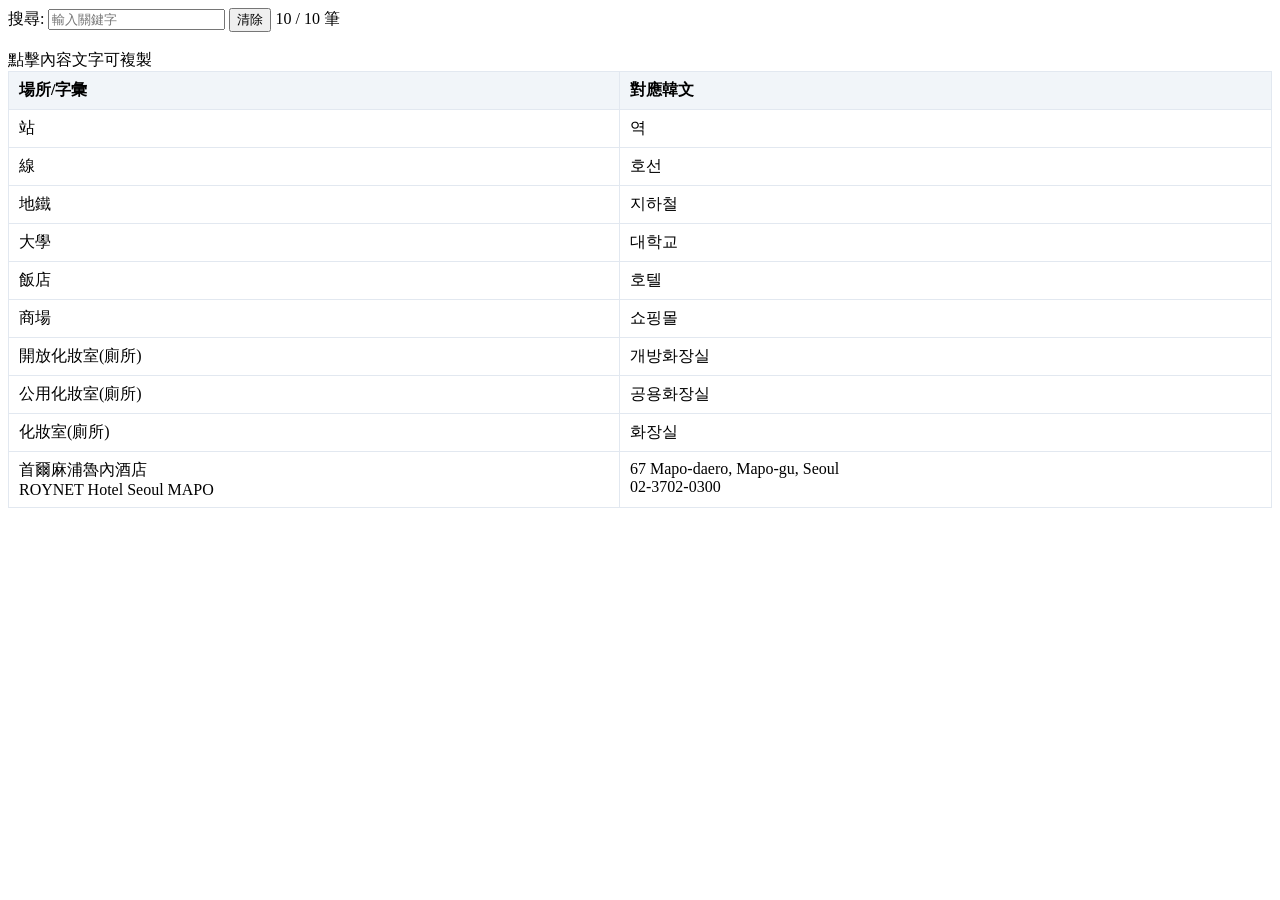
<file: pages/場所日常詞彙.html>
<!doctype html>

<html lang="zh-Hant">
<head>
  <meta charset="utf-8">
  <meta name="viewport" content="width=device-width,initial-scale=1">
  <title>文字對應與複製功能</title>
  <style>
    table{border-collapse:collapse;width:100%}
    th,td{border:1px solid #e2e8f0;padding:8px 10px;vertical-align:top;cursor:pointer}
    th{background:#f1f5f9;text-align:left;cursor:default}
	td{cursor:pointer}
    .copied{background:#d1fae5 !important;transition:background 0.6s}
  </style>
</head>



<body>
<!-- □ 關鍵字搜尋工具列（可多關鍵字，以空白分隔） -->
<div class="toolbar" role="region" aria-label="關鍵字搜尋工具列">
  <label class="sr-only" for="kw">搜尋:</label>
  <input id="kw" type="text" placeholder="輸入關鍵字">
  <button id="clear" type="button" title="清除並重置">清除</button>
  <!--<div class="count" id="count" aria-live="polite"></div>-->
  <label class="count" id="count" aria-live="polite"></label>

</div>
</br>
點擊內容文字可複製
<table id="dataTable">


<thead><tr><th>場所/字彙</th><th>對應韓文</th></thead>

<tbody><tr><td>站</td><td>역</td></tr></tbody>
<tbody><tr><td>線</td><td>호선</td></tr></tbody>
<tbody><tr><td>地鐵</td><td>지하철</td></tr></tbody>
<tbody><tr><td>大學</td><td>대학교</td></tr></tbody>
<tbody><tr><td>飯店</td><td>호텔</td></tr></tbody>
<tbody><tr><td>商場</td><td>쇼핑몰</td></tr></tbody>
<tbody><tr><td>開放化妝室(廁所)</td><td>개방화장실</td></tr></tbody>
<tbody><tr><td>公用化妝室(廁所)</td><td>공용화장실</td></tr></tbody>
<tbody><tr><td>化妝室(廁所)</td><td>화장실</td></tr></tbody>
<tbody><tr><td>首爾麻浦魯內酒店</br>ROYNET Hotel Seoul MAPO</td><td>67 Mapo-daero, Mapo-gu, Seoul</br>02-3702-0300</td></tr></tbody>



</table>


<script>
    document.querySelectorAll("td").forEach(td => {
      // 排除含有 http(s) 連結的欄位
      if (td.querySelector("a")) return;

      td.addEventListener("click", async () => {
        try {
          const text = td.innerText.trim();
          await navigator.clipboard.writeText(text);

          td.classList.add("copied");
          setTimeout(() => td.classList.remove("copied"), 600);
        } catch (err) {
          alert("複製失敗：" + err);
        }
      });
    });
	
	const kw = document.getElementById("kw");
const clearBtn = document.getElementById("clear");
const tbodyRows = Array.from(document.querySelectorAll("#dataTable tbody tr"));
const countEl = document.getElementById("count");

function updateCount() {
  const visible = tbodyRows.filter(r => !r.hidden).length;
  countEl.textContent = visible + " / " + tbodyRows.length + " 筆";
}

function applyFilter() {
  const q = kw.value.trim();
  if (!q) {
    tbodyRows.forEach(r => r.hidden = false); // 無關鍵字時顯示全部
    updateCount();
    return;
  }
  // 支援多關鍵字：空白分隔；需全部命中才顯示（AND條件）
  const terms = q.split(/\s+/).filter(Boolean).map(s => s.toLowerCase());
  tbodyRows.forEach(r => {
    const text = r.innerText.toLowerCase();
    const hit = terms.every(t => text.includes(t));
    r.hidden = !hit;
  });
  updateCount();
}

kw.addEventListener("input", applyFilter);
clearBtn.addEventListener("click", () => {
  kw.value = "";
  applyFilter();     // 立即重置回「顯示全部」
  kw.focus();
});

updateCount(); // 初始顯示筆數
	
  </script>

</body>


</html>
</file>
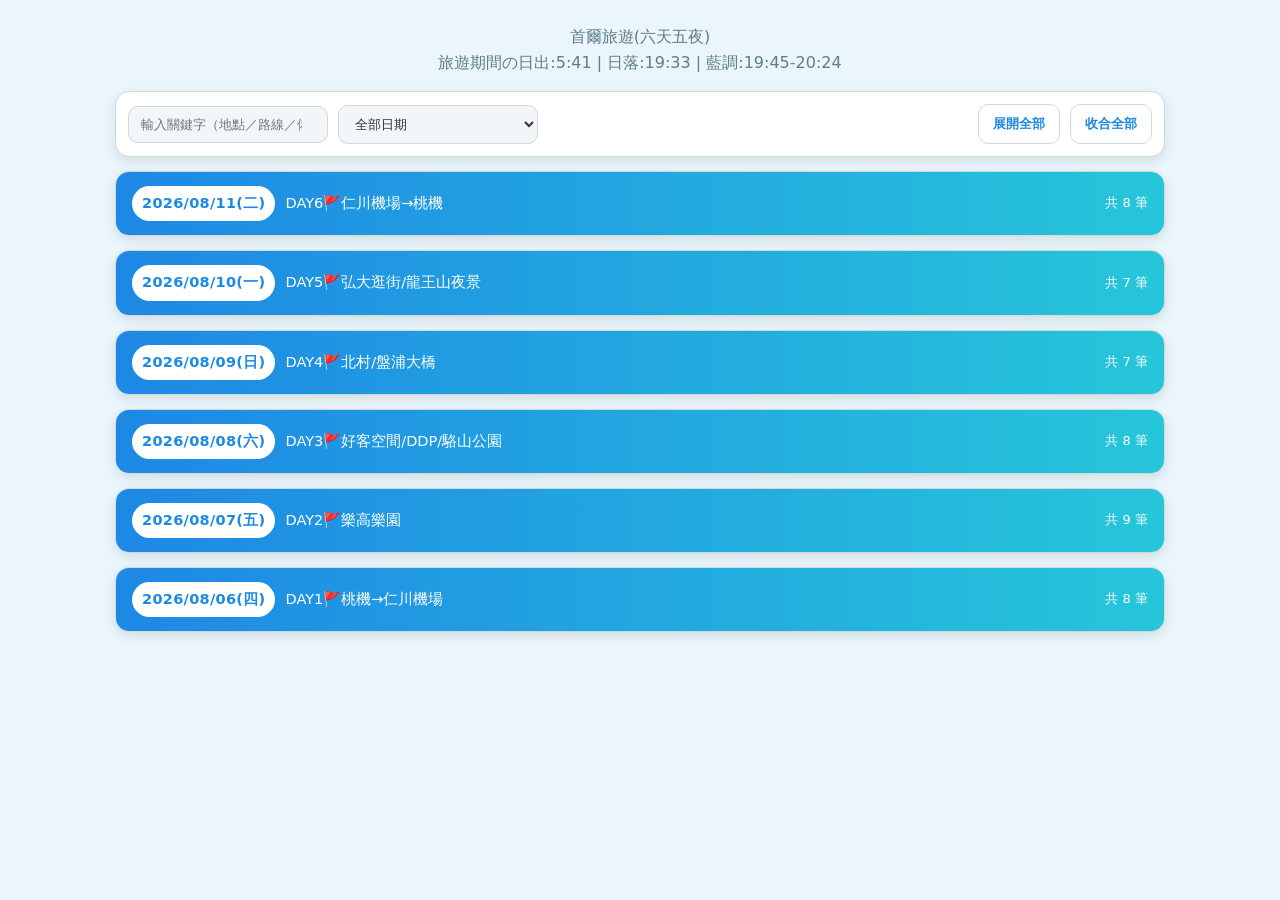
<file: pages/行程表.html>
<!doctype html>
<html lang="zh-Hant">
<head>
<meta charset="utf-8" />
<meta name="viewport" content="width=device-width, initial-scale=1" />
<title>桃園-首爾行程表</title>
<style>:root{--bg:#eaf6fb;--card:#ffffff;--muted:#f2f6f9;--text:#333333;--sub:#607d8b;--accent:#1e88e5;--accent2:#26c6da;--line:#cfd8dc;--radius:14px;--shadow:0 4px 12px rgba(0,0,0,.1)}html,body{height:100%}body{margin:0;background:var(--bg);color:var(--text);font:14.5px/1.6 system-ui,-apple-system,Segoe UI,Roboto,Noto Sans TC,Arial,sans-serif}.wrap{max-width:1050px;margin:auto;padding:24px}h1{margin:0 0 6px;font-size:clamp(22px,2.8vw,30px)}.sub{margin:0 0 16px;color:var(--sub);font-size:1.0rem}.toolbar{display:flex;flex-wrap:wrap;gap:10px;align-items:center;background:var(--card);border:1px solid var(--line);border-radius:var(--radius);padding:12px;box-shadow:var(--shadow)}.toolbar input[type=search],.toolbar select{background:var(--muted);border:1px solid var(--line);color:var(--text);border-radius:10px;padding:10px 12px;min-width:200px;outline:none}.spacer{flex:1}.btn{border:1px solid var(--line);background:#fff;color:var(--accent);padding:10px 14px;border-radius:10px;cursor:pointer;font-weight:600}.btn:hover{background:#f2f6f9}details.group{background:var(--card);border:1px solid var(--line);border-radius:var(--radius);margin:14px 0;overflow:hidden;box-shadow:var(--shadow)}details.group[open] summary{border-bottom:1px solid var(--line)}summary{list-style:none;display:flex;align-items:center;gap:10px;cursor:pointer;padding:14px 16px;background:linear-gradient(90deg,var(--accent),var(--accent2));color:#fff}summary::-webkit-details-marker{display:none}.date-badge{font-weight:700;letter-spacing:.3px;padding:6px 10px;border-radius:999px;background:#fff;color:var(--accent)}.count{margin-left:auto;color:#fff;font-size:13px}.table-wrapper{width:100%;overflow-x:auto}table{width:100%;border-collapse:collapse;min-width:600px;table-layout:fixed;border:1px solid var(--line)}thead th{position:sticky;top:0;background:#bbdefb;color:#0d47a1;text-align:left;padding:10px;border:1px solid var(--line);font-weight:600;white-space:nowrap}tbody td{padding:12px;border:1px solid var(--line);vertical-align:top}tbody tr:nth-child(even){background:#f9fdff}.route{color:#0277bd;white-space:normal}.note{color:#ef6c00;white-space:normal}.empty{display:none;margin:18px 0 8px;color:var(--sub)}@media(max-width:820px){body{font-size:13px}table{min-width:100%;table-layout:fixed}thead th{font-size:12px}tbody td{font-size:12px;word-wrap:break-word;white-space:normal}}@media print{body{background:#fff;color:#000}.toolbar{display:none}details.group{box-shadow:none;border:1px solid #bbb}summary{background:#eee;color:#000}.date-badge{background:#000;color:#fff}}</style>
</head>
<body>
<div class="wrap">
<center><p class="sub">首爾旅遊(六天五夜)<br>旅遊期間の日出:5:41 | 日落:19:33 | 藍調:19:45-20:24</p></center>
<div class="toolbar" role="region" aria-label="工具列"><input id="q" type="search" placeholder="輸入關鍵字（地點／路線／備註）…" /><select id="dateFilter"><option value="">全部日期</option></select><div class="spacer"></div><button class="btn" id="expandAll">展開全部</button><button class="btn" id="collapseAll">收合全部</button></div>
<p class="empty" id="emptyMsg">沒有符合條件的項目。</p>
<div id="groups"><details class="group"><summary><span class="date-badge">2026/08/11(二)</span>DAY6🚩仁川機場→桃機<span class="count"></span></summary><div class="table-wrapper"><table><thead><tr><th>時間</th><th>行程內容</th><th>路線</th><th>備註</th></tr></thead><tbody><tr><td>08:30</td><td>早餐:EGG DROP外帶回飯店</td><td class="route">飯店對面</td><td class="note">外帶回飯店</td></tr>
<tr><td>11:40</td><td>退房</td><td class="route"></td><td class="note">入住時間：15:00，退房時間：12:00</td></tr>
<tr><td>11:45</td><td>機場接送→仁川機場</td><td class="route">飯店門口機場接送</td><td class="note">KKDAY機場接送</td></tr>
<tr><td>12:50</td><td>午餐:仁川機場</td><td class="route"></td><td class="note"></td></tr>
<tr><td>14:10</td><td>大韓航空check in</td><td class="route"></td><td class="note">12:50</td></tr>
<tr><td>16:10</td><td>搭乘大韓航空</td><td class="route"></td><td class="note"></td></tr>
<tr><td>17:50</td><td>抵達桃園機場</td><td class="route"></td><td class="note"></td></tr>
<tr><td>19:30</td><td>溫暖的家</td><td class="route"></td><td class="note">抵達新竹</td></tr></tbody></table></div></details>
<details class="group"><summary><span class="date-badge">2026/08/10(一)</span>DAY5🚩弘大逛街/龍王山夜景<span class="count"></span></summary><div class="table-wrapper"><table><thead><tr><th>時間</th><th>行程內容</th><th>路線</th><th>備註</th></tr></thead><tbody><tr><td>9:00</td><td>A TWOSOME PLACE咖啡廳</td><td class="route">飯店隔壁一樓</td><td class="note">早餐</td></tr>
<tr><td>10:00</td><td>弘大大創&amp;OLIVE YOUNG</td><td class="route">大創:A02孔德站→A03弘大入口，4號出口，往右後走至路口過馬路往左直走，左側到達。<br><br>OLIVE YOUNG:大創門口往右直走，過8號出口後，即可到達。</td><td class="note">11：45需前往鳳山精肉</td></tr>
<tr><td>12:00</td><td>午餐:鳳山精肉弘大店</td><td class="route">OLIVE YOUNG門口往左直走至KFC路口左轉，直走至INNISFREE路口右轉，直走過大路口後進入LENSME右邊巷子，直走至糖葫蘆店右轉直走，左側即到達。</td><td class="note">已訂位</td></tr>
<tr><td>15:00</td><td>弘大逛街</td><td class="route"></td><td class="note">A03弘益大學站</td></tr>
<tr><td>18:00</td><td>晚餐:BHC炸雞</td><td class="route">弘大站9號出口。</td><td class="note"></td></tr>
<tr><td>19:30</td><td>龍王山夜景</td><td class="route">239弘大入口→237堂山→911新木洞，1號出口直走至加油站路口，左轉直走至GS25路口右轉，直走至HAIR62路口左轉，約35公尺右轉，直走右側即到達。</td><td class="note"></td></tr>
<tr><td>21:30</td><td>飯店</td><td class="route">911新木洞→915汝矣島→528麻浦，2號出口直走即到達。</td><td class="note">ROYNET Hotel Seoul MAPO</td></tr></tbody></table></div></details>
<details class="group"><summary><span class="date-badge">2026/08/09(日)</span>DAY4🚩北村/盤浦大橋<span class="count"></span></summary><div class="table-wrapper"><table><thead><tr><th>時間</th><th>行程內容</th><th>路線</th><th>備註</th></tr></thead><tbody><tr><td>9:00</td><td>早餐:ISAAC吐司</td><td class="route">飯店門口往右走至路口，右轉直走至路口左轉，直走至路口右轉，直走左側即到達</td><td class="note"></td></tr>
<tr><td>10:30</td><td>北村韓屋村</td><td class="route">ISAAC門口往右直走至第二個大路口，右轉直走，528麻浦站→534鐘路三街→328安國，2號出口直走，過大路口，直走7分鐘，左側小巷即到達</td><td class="note"></td></tr>
<tr><td>12:00</td><td>午餐:通仁市場</td><td class="route">搭TAXI前往</td><td class="note">顧客滿足中心2樓兌換銅錢<br>Ｗ5000換10枚銅錢</td></tr>
<tr><td>15:00</td><td>汝矣島漢江公園</td><td class="route">通仁市場門口往右直走，327景福宮→329鐘路三街→527汝矣渡口站，3號出口即到達</td><td class="note"></td></tr>
<tr><td>17:00</td><td>高速巴士地下街美食區</td><td class="route">地下街兩側美食區</td><td class="note">晚餐</td></tr>
<tr><td>19:00</td><td>盤浦大橋彩虹噴泉</td><td class="route">(每次表演20分鐘)</td><td class="note">週五~週日首場19:30，末場21:30</td></tr>
<tr><td>22:00</td><td>飯店</td><td class="route"></td><td class="note">ROYNET Hotel Seoul MAPO</td></tr></tbody></table></div></details>
<details class="group"><summary><span class="date-badge">2026/08/08(六)</span>DAY3🚩好客空間/DDP/駱山公園<span class="count"></span></summary><div class="table-wrapper"><table><thead><tr><th>時間</th><th>行程內容</th><th>路線</th><th>備註</th></tr></thead><tbody><tr><td>8:45</td><td>早餐:便宜紫菜包飯</td><td class="route">飯店門口往右直走，過一個馬路，在右側即到達</td><td class="note"></td></tr>
<tr><td>10:00</td><td>HiKR GROUND好客空間<br>(韓國旅遊發展局)</td><td class="route">529孔德→531忠正路→132市廳→131鐘閣</td><td class="note">5號出口直走過2個路口。(經清溪川橋，右轉直走，過一個路口，左側即到達)</td></tr>
<tr><td>12:30</td><td>午餐:益善洞牧場烤肉</td><td class="route">131鐘閣→130鐘路三街，6號出口往後直走至路口左轉，直走左側即到達</td><td class="note">已預約，可打9折</td></tr>
<tr><td>14:00</td><td>益善洞逛逛＆咖啡廳休息</td><td class="route"></td><td class="note"></td></tr>
<tr><td>16:00</td><td>DDP東大門設計廣場</td><td class="route">534鐘路三街→536東大門歷史文化公園，1號出口即到達</td><td class="note"></td></tr>
<tr><td>17:00</td><td>東大門滿足五香豬腳</td><td class="route">536東大門歷史文化公園站13號出口，直走至路口右轉，直走至PAIK&#39;S COFFEE左轉，右側即到達</td><td class="note"></td></tr>
<tr><td>19:00</td><td>駱山公園</td><td class="route">422東大門歷史文化公園→421東大門，4號出口，直走至公車站，搭乘鐘路03公車，總站下車，約15分鐘</td><td class="note">公車名：종로03<br>01023→01506，第11站下車</td></tr>
<tr><td>21:30</td><td>返回ROYNET Hotel Seoul MAPO飯店</td><td class="route">下山方向至惠化站，420惠化站→422東大門歷史文化公園→529孔德站，1號出口直走即可到達</td><td class="note"></td></tr></tbody></table></div></details>
<details class="group"><summary><span class="date-badge">2026/08/07(五)</span>DAY2🚩樂高樂園<span class="count"></span></summary><div class="table-wrapper"><table><thead><tr><th>時間</th><th>行程內容</th><th>路線</th><th>備註</th></tr></thead><tbody><tr><td>6:30</td><td>早餐</td><td class="route">前一晚便利商店買</td><td class="note"></td></tr>
<tr><td>7:20</td><td>從飯店出發</td><td class="route">A02孔德站→A03弘益大學，8號出口</td><td class="note">先至9號出口寄物櫃寄放購物車</td></tr>
<tr><td>8:15</td><td>弘益大學入口站8號出口，集合上車</td><td class="route"></td><td class="note"></td></tr>
<tr><td>11:00</td><td>樂高樂園</td><td class="route"></td><td class="note">LEGOLAND® Korea Resort</td></tr>
<tr><td>17:00</td><td>集合上車</td><td class="route"></td><td class="note">回程</td></tr>
<tr><td>19:10</td><td>返回弘益大學入口站8號出口</td><td class="route"></td><td class="note">至9號出口寄物櫃取回購物車</td></tr>
<tr><td>19:40</td><td>晚餐:飯捲天國</td><td class="route">孔德站6號出口，出口往右後直走，順左彎在GS25隔壁</td><td class="note"></td></tr>
<tr><td>20:30</td><td>e-mart麻浦店</td><td class="route">在飯捲天國對面</td><td class="note"></td></tr>
<tr><td>22:30</td><td>回飯店</td><td class="route">e-mart門口左轉直走至孔德站，左轉直走即到達</td><td class="note">ROYNET Hotel Seoul MAPO</td></tr></tbody></table></div></details>
<details class="group"><summary><span class="date-badge">2026/08/06(四)</span>DAY1🚩桃機→仁川機場<span class="count"></span></summary><div class="table-wrapper"><table><thead><tr><th>時間</th><th>行程內容</th><th>路線</th><th>備註</th></tr></thead><tbody><tr><td>09:40</td><td>新竹→桃園機場</td><td class="route"></td><td class="note">送機至第一航廈</td></tr>
<tr><td>11:20</td><td>大韓航空check in</td><td class="route">第一航廈  </td><td class="note"></td></tr>
<tr><td>13:20</td><td>搭乘大韓航空</td><td class="route"></td><td class="note">13:20起飛</td></tr>
<tr><td>16:50</td><td>抵達仁川機場</td><td class="route"></td><td class="note">16:50降落</td></tr>
<tr><td>17:45</td><td>搭6701公車往明洞</td><td class="route">麻浦站下車(第一站)</td><td class="note">仁川機場二航廈B1西側售票處兌換紙本車票</td></tr>
<tr><td>19:00</td><td>首爾麻浦魯內酒店</td><td class="route">下車往反方向直走，過一個路口，在左側到達</td><td class="note">ROYNET Hotel Seoul MAPO</td></tr>
<tr><td>19:30</td><td>元脊堂馬鈴薯排骨湯麻浦店</td><td class="route">飯店往右走至路口，過一個馬路，過左轉馬路，往左走，路口右轉，直走至路口左轉，直走約1分鐘，在左側到達</td><td class="note">晚餐</td></tr>
<tr><td>21:00</td><td>回飯店</td><td class="route"></td><td class="note">ROYNET Hotel Seoul MAPO</td></tr></tbody></table></div></details></div>
</div>
<script>const qEl=document.getElementById('q');const dateFilterEl=document.getElementById('dateFilter');const emptyMsg=document.getElementById('emptyMsg');function initDates(){const groups=document.querySelectorAll('details.group');dateFilterEl.innerHTML='<option value="">全部日期</option>';groups.forEach(g=>{const label=g.querySelector('summary .date-badge')?.textContent.trim()||'';const opt=document.createElement('option');opt.value=label;opt.textContent=label;dateFilterEl.appendChild(opt);updateCount(g)})}function updateCount(group){const rows=[...group.querySelectorAll('tbody tr')].filter(r=>r.style.display!=='none');const count=group.querySelector('.count');if(count)count.textContent='共 '+rows.length+' 筆'}function applyFilters(){const q=qEl.value.trim().toLowerCase();const chosen=dateFilterEl.value;const isFiltering=!!q||!!chosen;let totalVisible=0;document.querySelectorAll('details.group').forEach(g=>{const dateLabel=g.querySelector('summary .date-badge')?.textContent.trim()||'';const matchDate=!chosen||chosen===dateLabel;let groupVisible=0;g.style.display='';g.querySelectorAll('tbody tr').forEach(tr=>{const text=tr.textContent.toLowerCase();const ok=matchDate&&(!q||text.includes(q));tr.style.display=ok?'':'none';if(ok)groupVisible++});updateCount(g);if(groupVisible===0){g.style.display='none';if(isFiltering)g.open=false}else{totalVisible+=groupVisible;g.style.display='';if(isFiltering)g.open=true}});emptyMsg.style.display=totalVisible?'none':'block';if(isFiltering&&totalVisible){const firstOpen=document.querySelector('details.group[open]');if(firstOpen)firstOpen.scrollIntoView({behavior:'smooth',block:'start'})}if(!isFiltering){document.querySelectorAll('details.group').forEach(g=>g.open=false)}}document.getElementById('expandAll').addEventListener('click',()=>{document.querySelectorAll('details.group').forEach(g=>g.open=true)});document.getElementById('collapseAll').addEventListener('click',()=>{document.querySelectorAll('details.group').forEach(g=>g.open=false)});qEl.addEventListener('input',applyFilters);dateFilterEl.addEventListener('change',applyFilters);initDates();applyFilters();</script>
</body>
</html>
</file>
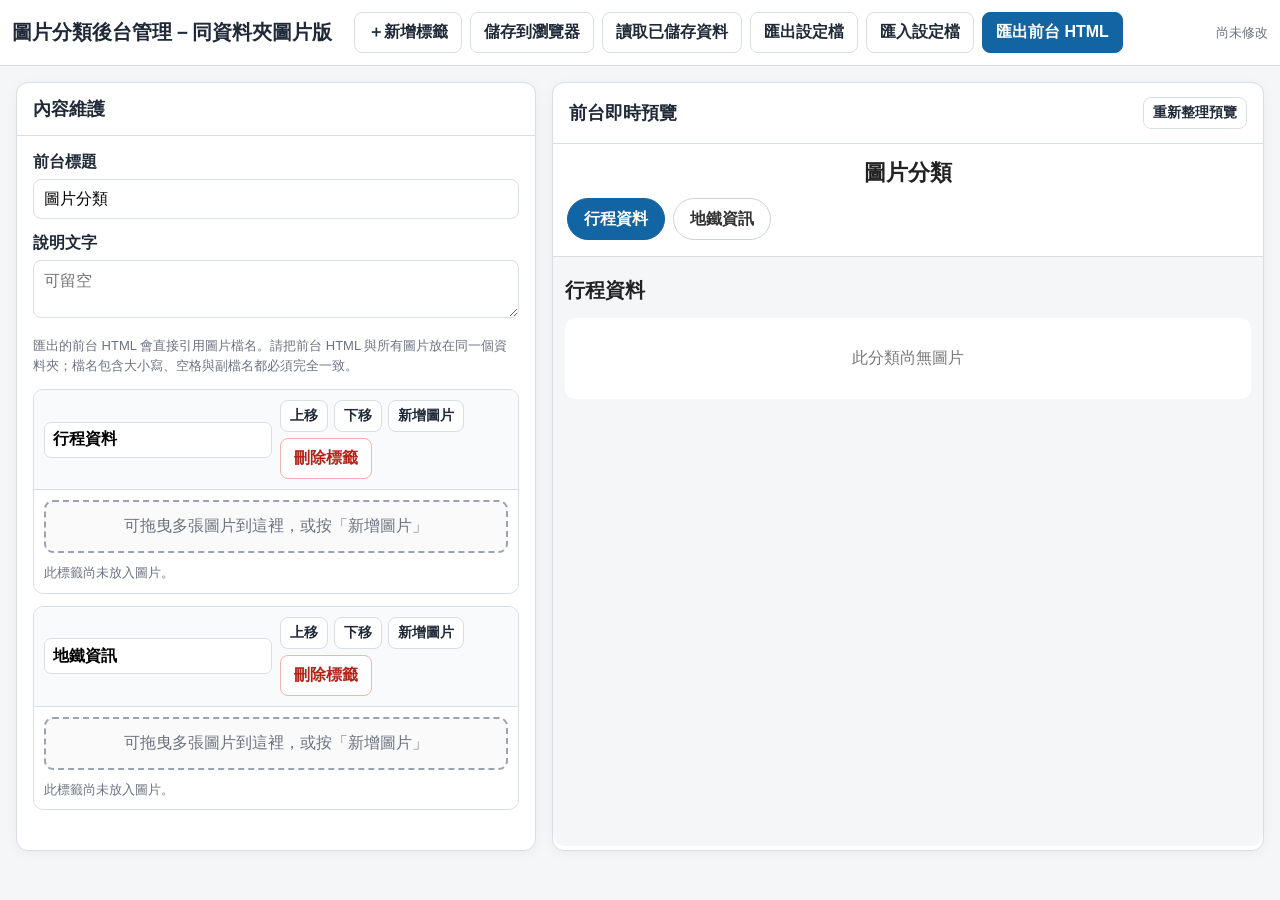
<file: pages/image1/後台.html>
<!doctype html>
<html lang="zh-Hant">
<head>
  <meta charset="utf-8">
  <meta name="viewport" content="width=device-width,initial-scale=1">
  <title>圖片分類後台管理－同資料夾圖片版</title>
  <style>
    *{box-sizing:border-box}
    :root{
      --bg:#f4f6f8;--panel:#fff;--line:#d9dee3;--text:#1f2937;
      --muted:#6b7280;--primary:#1264a3;--danger:#b42318;
    }
    body{
      margin:0;background:var(--bg);color:var(--text);
      font-family:-apple-system,BlinkMacSystemFont,"Segoe UI","Noto Sans TC","Microsoft JhengHei",sans-serif;
    }
    button,input,textarea,select{font:inherit}
    button{cursor:pointer}
    .topbar{
      position:sticky;top:0;z-index:50;
      display:flex;flex-wrap:wrap;gap:8px;align-items:center;
      padding:12px;background:rgba(255,255,255,.96);
      border-bottom:1px solid var(--line);backdrop-filter:blur(10px)
    }
    .topbar h1{margin:0 14px 0 0;font-size:20px}
    .btn{
      border:1px solid var(--line);background:#fff;color:var(--text);
      border-radius:8px;padding:9px 13px;font-weight:600
    }
    .btn:hover{background:#f3f4f6}
    .btn.primary{background:var(--primary);border-color:var(--primary);color:#fff}
    .btn.danger{background:#fff;color:var(--danger);border-color:#f0b4ae}
    .btn.small{padding:6px 9px;font-size:14px}
    .layout{
      display:grid;grid-template-columns:minmax(360px,520px) 1fr;
      gap:16px;padding:16px;max-width:1600px;margin:auto
    }
    .panel{
      background:var(--panel);border:1px solid var(--line);
      border-radius:12px;box-shadow:0 2px 12px rgba(0,0,0,.05)
    }
    .panel-head{
      display:flex;justify-content:space-between;gap:12px;align-items:center;
      padding:14px 16px;border-bottom:1px solid var(--line)
    }
    .panel-head h2{font-size:18px;margin:0}
    .panel-body{padding:16px}
    .field{margin-bottom:14px}
    .field label{display:block;font-weight:700;margin-bottom:6px}
    .field input,.field textarea{
      width:100%;border:1px solid var(--line);border-radius:8px;padding:10px;background:#fff
    }
    .hint{font-size:13px;color:var(--muted);line-height:1.5}
    .category-list{display:flex;flex-direction:column;gap:12px}
    .category-card{
      border:1px solid var(--line);border-radius:10px;overflow:hidden;background:#fff
    }
    .category-bar{
      display:flex;gap:8px;align-items:center;padding:10px;background:#f8fafc;border-bottom:1px solid var(--line)
    }
    .category-bar input{flex:1;border:1px solid var(--line);border-radius:7px;padding:8px;font-weight:700}
    .category-actions{display:flex;gap:6px;flex-wrap:wrap}
    .images{padding:10px;display:flex;flex-direction:column;gap:10px}
    .image-row{
      display:grid;grid-template-columns:90px 1fr auto;gap:10px;align-items:start;
      border:1px solid #e5e7eb;border-radius:9px;padding:10px;background:#fff
    }
    .thumb{
      width:90px;height:72px;object-fit:cover;border-radius:7px;background:#e5e7eb;border:1px solid #ddd
    }
    .image-fields{display:grid;gap:8px}
    .image-fields input,.image-fields textarea{
      width:100%;border:1px solid var(--line);border-radius:7px;padding:8px
    }
    .row-actions{display:flex;flex-direction:column;gap:6px}
    .dropzone{
      border:2px dashed #9ca3af;border-radius:9px;padding:14px;text-align:center;color:var(--muted);
      background:#fafafa
    }
    .preview-wrap{min-height:720px;overflow:hidden}
    iframe{width:100%;height:78vh;border:0;background:#fff;border-radius:0 0 12px 12px}
    .status{
      margin-left:auto;font-size:13px;color:var(--muted)
    }
    .empty{
      padding:24px;text-align:center;color:var(--muted);border:1px dashed var(--line);border-radius:9px
    }
    @media(max-width:1000px){
      .layout{grid-template-columns:1fr}
      iframe{height:70vh}
    }
    @media(max-width:640px){
      .topbar h1{width:100%}
      .layout{padding:10px}
      .image-row{grid-template-columns:72px 1fr}
      .thumb{width:72px;height:60px}
      .row-actions{grid-column:1/-1;flex-direction:row;flex-wrap:wrap}
    }
  </style>
</head>
<body>
  <header class="topbar">
    <h1>圖片分類後台管理－同資料夾圖片版</h1>
    <button class="btn" id="addCategoryBtn">＋新增標籤</button>
    <button class="btn" id="saveBtn">儲存到瀏覽器</button>
    <button class="btn" id="loadBtn">讀取已儲存資料</button>
    <button class="btn" id="exportJsonBtn">匯出設定檔</button>
    <label class="btn" for="importJsonInput">匯入設定檔</label>
    <input id="importJsonInput" type="file" accept=".json,application/json" hidden>
    <button class="btn primary" id="exportHtmlBtn">匯出前台 HTML</button>
    <span class="status" id="status">尚未修改</span>
  </header>

  <main class="layout">
    <section class="panel">
      <div class="panel-head">
        <h2>內容維護</h2>
      </div>
      <div class="panel-body">
        <div class="field">
          <label for="siteTitle">前台標題</label>
          <input id="siteTitle" value="圖片分類">
        </div>
        <div class="field">
          <label for="pageDescription">說明文字</label>
          <textarea id="pageDescription" rows="2" placeholder="可留空"></textarea>
        </div>
        <div class="hint" style="margin-bottom:14px">
          匯出的前台 HTML 會直接引用圖片檔名。請把前台 HTML 與所有圖片放在同一個資料夾；檔名包含大小寫、空格與副檔名都必須完全一致。
        </div>
        <div id="categoryList" class="category-list"></div>
      </div>
    </section>

    <section class="panel preview-wrap">
      <div class="panel-head">
        <h2>前台即時預覽</h2>
        <button class="btn small" id="refreshPreviewBtn">重新整理預覽</button>
      </div>
      <iframe id="previewFrame" title="前台預覽"></iframe>
    </section>
  </main>

<script>
"use strict";

const state = {
  title: "圖片分類",
  description: "",
  categories: [
    {
      id: makeId(),
      name: "行程資料",
      images: []
    },
    {
      id: makeId(),
      name: "地鐵資訊",
      images: []
    }
  ]
};

const $ = (selector) => document.querySelector(selector);
const categoryList = $("#categoryList");
const siteTitle = $("#siteTitle");
const pageDescription = $("#pageDescription");
const statusEl = $("#status");
const previewFrame = $("#previewFrame");

let previewTimer = null;

function makeId() {
  return "id-" + Date.now().toString(36) + "-" + Math.random().toString(36).slice(2,8);
}

function setStatus(text) {
  statusEl.textContent = text;
}

function markChanged() {
  setStatus("有尚未儲存的修改");
  schedulePreview();
}

function escapeHtml(value) {
  return String(value ?? "")
    .replaceAll("&","&amp;")
    .replaceAll("<","&lt;")
    .replaceAll(">","&gt;")
    .replaceAll('"',"&quot;")
    .replaceAll("'","&#039;");
}

function schedulePreview() {
  clearTimeout(previewTimer);
  previewTimer = setTimeout(updatePreview, 250);
}

function renderEditor() {
  state.title = siteTitle.value;
  state.description = pageDescription.value;
  categoryList.innerHTML = "";

  if (!state.categories.length) {
    categoryList.innerHTML = '<div class="empty">目前沒有標籤，請先按「新增標籤」。</div>';
    updatePreview();
    return;
  }

  state.categories.forEach((category, categoryIndex) => {
    const card = document.createElement("div");
    card.className = "category-card";

    const bar = document.createElement("div");
    bar.className = "category-bar";

    const nameInput = document.createElement("input");
    nameInput.value = category.name;
    nameInput.placeholder = "標籤名稱";
    nameInput.addEventListener("input", () => {
      category.name = nameInput.value;
      markChanged();
    });

    const actions = document.createElement("div");
    actions.className = "category-actions";

    actions.append(
      makeButton("上移", () => moveCategory(categoryIndex, -1)),
      makeButton("下移", () => moveCategory(categoryIndex, 1)),
      makeButton("新增圖片", () => chooseImages(category.id)),
      makeButton("刪除標籤", () => removeCategory(categoryIndex), "danger")
    );

    bar.append(nameInput, actions);

    const imagesWrap = document.createElement("div");
    imagesWrap.className = "images";

    const dropzone = document.createElement("div");
    dropzone.className = "dropzone";
    dropzone.textContent = "可拖曳多張圖片到這裡，或按「新增圖片」";
    dropzone.addEventListener("dragover", (e) => {
      e.preventDefault();
      dropzone.style.background = "#eef6ff";
    });
    dropzone.addEventListener("dragleave", () => {
      dropzone.style.background = "#fafafa";
    });
    dropzone.addEventListener("drop", async (e) => {
      e.preventDefault();
      dropzone.style.background = "#fafafa";
      await addImageFiles(category.id, [...e.dataTransfer.files]);
    });
    imagesWrap.append(dropzone);

    if (!category.images.length) {
      const empty = document.createElement("div");
      empty.className = "hint";
      empty.textContent = "此標籤尚未放入圖片。";
      imagesWrap.append(empty);
    }

    category.images.forEach((image, imageIndex) => {
      const row = document.createElement("div");
      row.className = "image-row";

      const thumb = document.createElement("img");
      thumb.className = "thumb";
      thumb.src = image.previewUrl || image.relativePath || image.fileName || "";
      thumb.alt = image.caption || image.fileName || "圖片";

      const fields = document.createElement("div");
      fields.className = "image-fields";

      const pathInput = document.createElement("input");
      pathInput.value = image.relativePath || image.fileName || "";
      pathInput.placeholder = "圖片檔名，例如：map1.jpg";
      pathInput.addEventListener("input", () => {
        image.relativePath = pathInput.value.trim();
        thumb.src = image.relativePath;
        markChanged();
      });

      const caption = document.createElement("input");
      caption.value = image.caption || "";
      caption.placeholder = "圖片標題";
      caption.addEventListener("input", () => {
        image.caption = caption.value;
        markChanged();
      });

      const note = document.createElement("textarea");
      note.rows = 2;
      note.value = image.note || "";
      note.placeholder = "補充說明，可留空";
      note.addEventListener("input", () => {
        image.note = note.value;
        markChanged();
      });

      fields.append(pathInput, caption, note);

      const rowActions = document.createElement("div");
      rowActions.className = "row-actions";
      rowActions.append(
        makeButton("上移", () => moveImage(categoryIndex, imageIndex, -1), "small"),
        makeButton("下移", () => moveImage(categoryIndex, imageIndex, 1), "small"),
        makeButton("刪除", () => removeImage(categoryIndex, imageIndex), "danger small")
      );

      row.append(thumb, fields, rowActions);
      imagesWrap.append(row);
    });

    card.append(bar, imagesWrap);
    categoryList.append(card);
  });

  updatePreview();
}

function makeButton(text, handler, extraClass="small") {
  const btn = document.createElement("button");
  btn.type = "button";
  btn.className = "btn " + extraClass;
  btn.textContent = text;
  btn.addEventListener("click", handler);
  return btn;
}

function addCategory() {
  state.categories.push({
    id: makeId(),
    name: "新標籤",
    images: []
  });
  renderEditor();
  markChanged();
}

function removeCategory(index) {
  const category = state.categories[index];
  if (!confirm(`確定刪除「${category.name || "未命名標籤"}」及其中所有圖片？`)) return;
  state.categories.splice(index, 1);
  renderEditor();
  markChanged();
}

function moveCategory(index, direction) {
  const newIndex = index + direction;
  if (newIndex < 0 || newIndex >= state.categories.length) return;
  [state.categories[index], state.categories[newIndex]] =
    [state.categories[newIndex], state.categories[index]];
  renderEditor();
  markChanged();
}

function moveImage(categoryIndex, imageIndex, direction) {
  const images = state.categories[categoryIndex].images;
  const newIndex = imageIndex + direction;
  if (newIndex < 0 || newIndex >= images.length) return;
  [images[imageIndex], images[newIndex]] = [images[newIndex], images[imageIndex]];
  renderEditor();
  markChanged();
}

function removeImage(categoryIndex, imageIndex) {
  state.categories[categoryIndex].images.splice(imageIndex, 1);
  renderEditor();
  markChanged();
}

function chooseImages(categoryId) {
  const input = document.createElement("input");
  input.type = "file";
  input.accept = "image/*";
  input.multiple = true;
  input.addEventListener("change", async () => {
    await addImageFiles(categoryId, [...input.files]);
  });
  input.click();
}

async function addImageFiles(categoryId, files) {
  const category = state.categories.find(c => c.id === categoryId);
  if (!category) return;

  const imageFiles = files.filter(file => file.type.startsWith("image/"));
  if (!imageFiles.length) {
    alert("請選擇圖片檔案。");
    return;
  }

  for (const file of imageFiles) {
    category.images.push({
      id: makeId(),
      fileName: file.name,
      caption: file.name.replace(/\.[^.]+$/, ""),
      note: "",
      relativePath: file.name,
      previewUrl: URL.createObjectURL(file)
    });
  }

  renderEditor();
  markChanged();
}

function syncTopFields() {
  state.title = siteTitle.value.trim() || "圖片分類";
  state.description = pageDescription.value.trim();
}

function buildFrontendHtml() {
  syncTopFields();

  const validCategories = state.categories.map((category, index) => ({
    ...category,
    name: category.name.trim() || `標籤 ${index + 1}`
  }));

  const tabs = validCategories.map((category, index) => `
    <button type="button" class="tab-button${index === 0 ? " active" : ""}" data-target="${escapeHtml(category.id)}">
      ${escapeHtml(category.name)}
    </button>`).join("");

  const sections = validCategories.map((category, index) => {
    const images = category.images.map(image => `
      <figure class="image-card">
        <img class="gallery-image"
             src="${escapeHtml(image.relativePath || image.fileName || "")}"
             data-full="${escapeHtml(image.relativePath || image.fileName || "")}"
             alt="${escapeHtml(image.caption || image.fileName || "圖片")}"
             loading="lazy">
        <figcaption class="image-caption">
          <strong>${escapeHtml(image.caption || "")}</strong>
          ${image.note ? `<div class="image-note">${escapeHtml(image.note)}</div>` : ""}
        </figcaption>
      </figure>`).join("");

    return `
    <section id="${escapeHtml(category.id)}" class="gallery-section${index === 0 ? " active" : ""}">
      <h2 class="section-title">${escapeHtml(category.name)}</h2>
      <div class="gallery-grid">
        ${images || '<div class="empty-message">此分類尚無圖片</div>'}
      </div>
    </section>`;
  }).join("");

  const safeTitle = escapeHtml(state.title);
  const safeDescription = escapeHtml(state.description);

  return `<!doctype html>
<html lang="zh-Hant">
<head>
  <meta charset="utf-8">
  <meta name="viewport" content="width=device-width,initial-scale=1,maximum-scale=5,user-scalable=yes">
  <meta http-equiv="Cache-Control" content="no-cache, no-store, must-revalidate">
  <meta http-equiv="Pragma" content="no-cache">
  <meta http-equiv="Expires" content="0">
  <title>${safeTitle}</title>
  <style>
    *{box-sizing:border-box}
    body{margin:0;font-family:-apple-system,BlinkMacSystemFont,"Segoe UI","Noto Sans TC","Microsoft JhengHei",sans-serif;background:#f4f6f8;color:#222}
    .page-header{position:sticky;top:0;z-index:50;padding:14px 12px 10px;background:rgba(255,255,255,.96);border-bottom:1px solid #ddd;backdrop-filter:blur(10px)}
    .page-title{margin:0 0 8px;font-size:22px;text-align:center}
    .page-description{margin:0 0 12px;text-align:center;color:#666;font-size:14px}
    .tabs{display:flex;gap:8px;overflow-x:auto;padding:2px 2px 6px;-webkit-overflow-scrolling:touch}
    .tab-button{flex:0 0 auto;min-height:42px;padding:9px 16px;border:1px solid #ccd2d8;border-radius:22px;background:#fff;color:#333;font-size:16px;font-weight:600;white-space:nowrap}
    .tab-button.active{border-color:#1264a3;background:#1264a3;color:#fff}
    .content{width:min(1200px,100%);margin:auto;padding:16px 12px 40px}
    .gallery-section{display:none}.gallery-section.active{display:block}
    .section-title{margin:4px 0 14px;font-size:20px}
    .gallery-grid{display:grid;grid-template-columns:repeat(2,minmax(0,1fr));gap:12px}
    .image-card{overflow:hidden;margin:0;border-radius:12px;background:#fff;box-shadow:0 2px 10px rgba(0,0,0,.08)}
    .gallery-image{display:block;width:100%;aspect-ratio:4/3;object-fit:cover;background:#e8ebee;cursor:zoom-in}
    .image-caption{padding:10px 12px;font-size:15px;line-height:1.5}
    .image-caption strong:empty{display:none}
    .image-note{margin-top:4px;color:#666;font-size:14px;white-space:pre-wrap}
    .empty-message{grid-column:1/-1;padding:30px;text-align:center;color:#777;background:#fff;border-radius:10px}
    @media(min-width:700px){.gallery-grid{grid-template-columns:repeat(3,minmax(0,1fr))}}
    @media(min-width:1000px){.gallery-grid{grid-template-columns:repeat(4,minmax(0,1fr))}}
    .lightbox{position:fixed;inset:0;z-index:9999;display:none;background:rgba(0,0,0,.94);overflow:hidden}
    .lightbox.open{display:block}
    .lightbox-toolbar{position:absolute;top:0;left:0;right:0;z-index:5;display:flex;align-items:center;justify-content:space-between;min-height:56px;padding:8px 12px;color:#fff;background:linear-gradient(to bottom,rgba(0,0,0,.75),rgba(0,0,0,0));pointer-events:none}
    .lightbox-title{padding-right:12px;font-size:15px;text-shadow:0 1px 3px #000}
    .close-button{width:44px;height:44px;border:0;border-radius:50%;background:rgba(255,255,255,.18);color:#fff;font-size:32px;cursor:pointer;pointer-events:auto}
    .lightbox-stage{position:absolute;inset:0;overflow:auto;display:flex;align-items:center;justify-content:center;padding:68px 12px 24px;touch-action:pan-x pan-y pinch-zoom;-webkit-overflow-scrolling:touch}
    .lightbox-image{display:block;max-width:100%;max-height:calc(100vh - 92px);width:auto;height:auto;object-fit:contain;user-select:none;-webkit-user-drag:none}
    body.lightbox-open{overflow:hidden}
  </style>
</head>
<body>
  <header class="page-header">
    <h1 class="page-title">${safeTitle}</h1>
    ${safeDescription ? `<p class="page-description">${safeDescription}</p>` : ""}
    <nav class="tabs" aria-label="圖片分類">${tabs}</nav>
  </header>

  <main class="content">${sections}</main>

  <div id="lightbox" class="lightbox" role="dialog" aria-modal="true" aria-label="圖片放大檢視">
    <div class="lightbox-toolbar">
      <div id="lightboxTitle" class="lightbox-title"></div>
      <button id="closeLightbox" class="close-button" type="button" aria-label="關閉">×</button>
    </div>
    <div id="lightboxStage" class="lightbox-stage">
      <img id="lightboxImage" class="lightbox-image" src="" alt="">
    </div>
  </div>

  <script>
  "use strict";
  const tabButtons=document.querySelectorAll(".tab-button");
  const gallerySections=document.querySelectorAll(".gallery-section");
  tabButtons.forEach(button=>{
    button.addEventListener("click",()=>{
      const target=document.getElementById(button.dataset.target);
      if(!target)return;
      tabButtons.forEach(x=>x.classList.remove("active"));
      gallerySections.forEach(x=>x.classList.remove("active"));
      button.classList.add("active");
      target.classList.add("active");
      window.scrollTo({top:0,behavior:"smooth"});
    });
  });

  const lightbox=document.getElementById("lightbox");
  const lightboxImage=document.getElementById("lightboxImage");
  const lightboxTitle=document.getElementById("lightboxTitle");
  const closeBtn=document.getElementById("closeLightbox");
  const stage=document.getElementById("lightboxStage");

  function openLightbox(img){
    lightboxImage.src=img.dataset.full||img.src;
    lightboxImage.alt=img.alt||"圖片";
    lightboxTitle.textContent=img.alt||"圖片";
    lightbox.classList.add("open");
    document.body.classList.add("lightbox-open");
  }
  function closeLightbox(){
    lightbox.classList.remove("open");
    document.body.classList.remove("lightbox-open");
    lightboxImage.src="";
  }
  document.querySelectorAll(".gallery-image").forEach(img=>img.addEventListener("click",()=>openLightbox(img)));
  closeBtn.addEventListener("click",closeLightbox);
  lightbox.addEventListener("click",e=>{if(e.target===lightbox||e.target===stage)closeLightbox()});
  document.addEventListener("keydown",e=>{if(e.key==="Escape")closeLightbox()});
  <\/script>
</body>
</html>`;
}

function updatePreview() {
  previewFrame.srcdoc = buildFrontendHtml();
}

function downloadBlob(content, fileName, mimeType) {
  const blob = new Blob([content], { type: mimeType });
  const url = URL.createObjectURL(blob);
  const a = document.createElement("a");
  a.href = url;
  a.download = fileName;
  document.body.appendChild(a);
  a.click();
  a.remove();
  setTimeout(() => URL.revokeObjectURL(url), 1000);
}

function exportHtml() {
  const missing = [];
  state.categories.forEach(category => {
    category.images.forEach(image => {
      if (!(image.relativePath || image.fileName || "").trim()) {
        missing.push(image.caption || "未命名圖片");
      }
    });
  });
  if (missing.length) {
    alert("下列圖片尚未填寫檔名：\n" + missing.join("\n"));
    return;
  }

  const html = buildFrontendHtml();
  const fileName = (state.title || "圖片分類").replace(/[\\/:*?"<>|]+/g, "_") + ".html";
  downloadBlob(html, fileName, "text/html;charset=utf-8");
  setStatus("已匯出前台 HTML；請與圖片放在同一資料夾");
}

function exportJson() {
  syncTopFields();
  const content = JSON.stringify(state, null, 2);
  downloadBlob(content, "圖片分類設定.json", "application/json;charset=utf-8");
  setStatus("已匯出設定檔");
}

function saveLocal() {
  syncTopFields();
  try {
    localStorage.setItem("imageGalleryAdminData", JSON.stringify(state));
    setStatus("已儲存到此瀏覽器");
  } catch (error) {
    alert("儲存失敗。圖片可能太多，已超過瀏覽器容量。請改用「匯出設定檔」。");
  }
}

function loadLocal() {
  const raw = localStorage.getItem("imageGalleryAdminData");
  if (!raw) {
    alert("此瀏覽器尚無已儲存資料。");
    return;
  }
  try {
    applyImportedState(JSON.parse(raw));
    setStatus("已讀取瀏覽器資料");
  } catch {
    alert("已儲存資料格式錯誤。");
  }
}

function applyImportedState(data) {
  if (!data || !Array.isArray(data.categories)) throw new Error("invalid");
  state.title = data.title || "圖片分類";
  state.description = data.description || "";
  state.categories = data.categories.map(category => ({
    id: category.id || makeId(),
    name: category.name || "未命名標籤",
    images: Array.isArray(category.images) ? category.images.map(image => ({
      id: image.id || makeId(),
      fileName: image.fileName || "",
      caption: image.caption || "",
      note: image.note || "",
      relativePath: image.relativePath || image.fileName || "",
      previewUrl: ""
    })) : []
  }));
  siteTitle.value = state.title;
  pageDescription.value = state.description;
  renderEditor();
}

siteTitle.addEventListener("input", () => {
  state.title = siteTitle.value;
  markChanged();
});
pageDescription.addEventListener("input", () => {
  state.description = pageDescription.value;
  markChanged();
});

$("#addCategoryBtn").addEventListener("click", addCategory);
$("#saveBtn").addEventListener("click", saveLocal);
$("#loadBtn").addEventListener("click", loadLocal);
$("#exportHtmlBtn").addEventListener("click", exportHtml);
$("#exportJsonBtn").addEventListener("click", exportJson);
$("#refreshPreviewBtn").addEventListener("click", updatePreview);

$("#importJsonInput").addEventListener("change", async (event) => {
  const file = event.target.files[0];
  event.target.value = "";
  if (!file) return;
  try {
    const data = JSON.parse(await file.text());
    applyImportedState(data);
    setStatus("已匯入設定檔");
  } catch {
    alert("設定檔格式錯誤，無法匯入。");
  }
});

renderEditor();
</script>
</body>
</html>
</file>
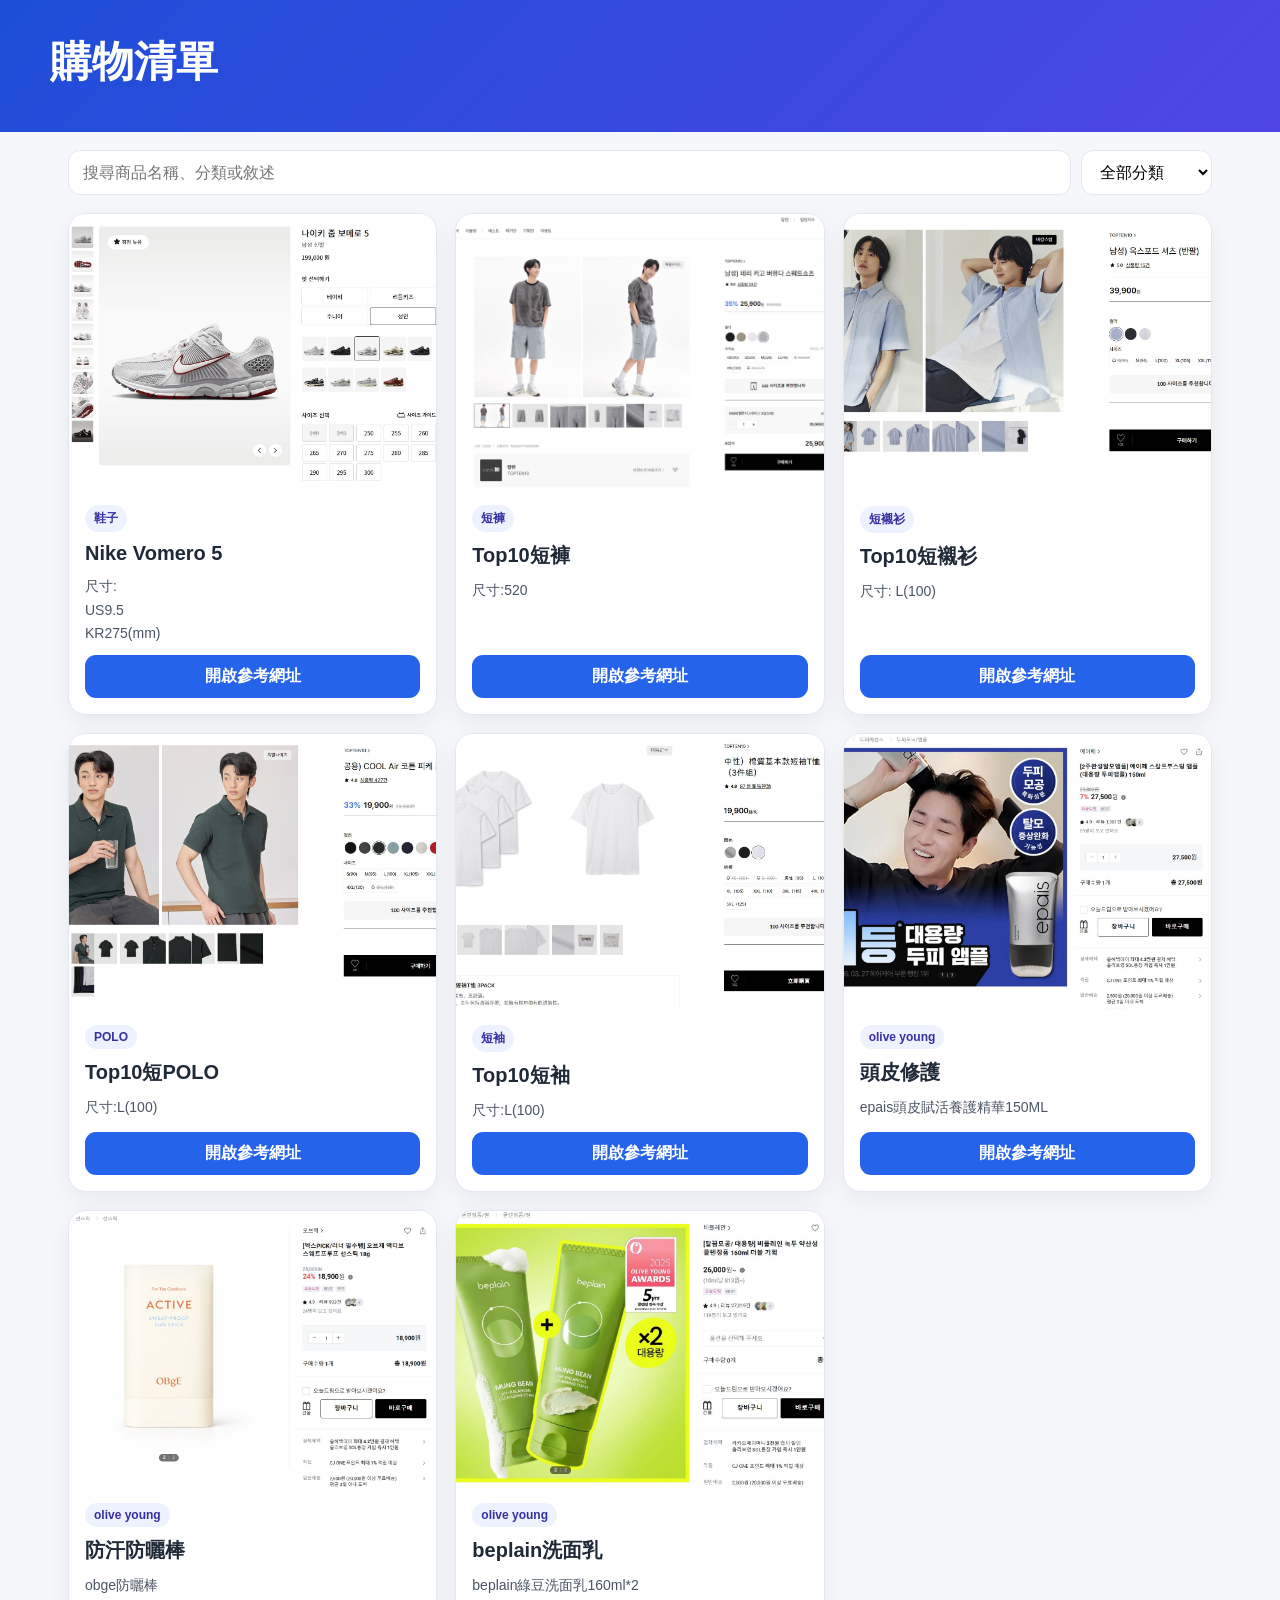
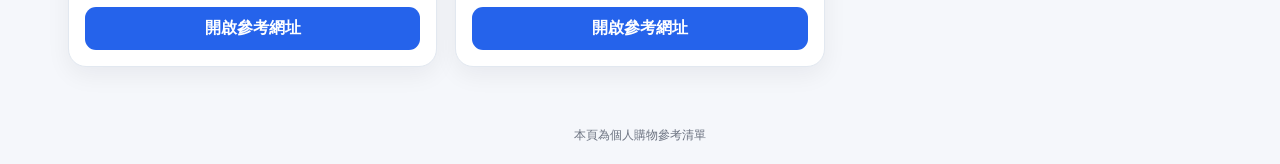
<file: pages/shop/soplist.html>
<!doctype html>
<html lang="zh-Hant">
<head>
<meta charset="utf-8">
<meta name="viewport" content="width=device-width,initial-scale=1">
<title>購物清單</title>
<style>
:root{--bg:#f5f7fb;--card:#fff;--text:#1f2937;--muted:#6b7280;--line:#e2e8f0;--primary:#2563eb}
*{box-sizing:border-box}
body{margin:0;font-family:-apple-system,BlinkMacSystemFont,"Segoe UI","Noto Sans TC",sans-serif;background:var(--bg);color:var(--text)}
header{background:linear-gradient(135deg,#1d4ed8,#4f46e5);color:#fff;padding:34px 18px}
.head{max-width:1180px;margin:auto}
h1{margin:0 0 8px;font-size:clamp(26px,5vw,42px)}
.sub{opacity:.9;font-size:15px}
.tools{max-width:1180px;margin:18px auto 0;padding:0 18px;display:flex;gap:10px;flex-wrap:wrap}
input,select{border:1px solid var(--line);border-radius:12px;padding:12px 14px;background:#fff;font:inherit}
#search{flex:1;min-width:220px}
main{max-width:1180px;margin:18px auto 40px;padding:0 18px}
.grid{display:grid;grid-template-columns:repeat(3,minmax(0,1fr));gap:18px}
.card{background:var(--card);border:1px solid var(--line);border-radius:18px;overflow:hidden;box-shadow:0 8px 24px rgba(15,23,42,.06);display:flex;flex-direction:column}
.image-wrap{aspect-ratio:4/3;background:#eef2f7;overflow:hidden}
.image-wrap img{width:100%;height:100%;object-fit:cover;display:block}
.noimg{height:100%;display:grid;place-items:center;color:var(--muted)}
.content{padding:16px;display:flex;flex-direction:column;gap:10px;flex:1}
.tag{align-self:flex-start;background:#eef2ff;color:#3730a3;border-radius:999px;padding:5px 9px;font-size:12px;font-weight:700}
h2{font-size:20px;margin:0}
.desc{white-space:pre-wrap;color:#4b5563;line-height:1.65;font-size:14px;flex:1}
.link{display:block;text-align:center;text-decoration:none;background:var(--primary);color:#fff;border-radius:11px;padding:11px 14px;font-weight:700}
.link:hover{filter:brightness(.94)}
.empty{text-align:center;color:var(--muted);padding:60px 20px}
footer{text-align:center;color:var(--muted);font-size:12px;padding:20px}

.viewer{position:fixed;inset:0;background:rgba(0,0,0,.94);z-index:9999;display:none;overflow:hidden;touch-action:none}
.viewer.open{display:block}
.viewer-stage{position:absolute;inset:0;display:flex;align-items:center;justify-content:center;overflow:hidden;touch-action:none}
.viewer img{max-width:92vw;max-height:88vh;object-fit:contain;user-select:none;-webkit-user-drag:none;transform-origin:center center;will-change:transform}
.viewer-close,.viewer-reset{position:absolute;z-index:2;border:0;border-radius:999px;background:rgba(255,255,255,.9);color:#111827;font:700 16px/1 sans-serif;padding:12px 14px;box-shadow:0 4px 20px rgba(0,0,0,.25)}
.viewer-close{top:14px;right:14px}
.viewer-reset{bottom:18px;left:50%;transform:translateX(-50%);font-size:14px}
.image-wrap{cursor:zoom-in}
@media(max-width:900px){.grid{grid-template-columns:repeat(2,minmax(0,1fr))}}
@media(max-width:600px){header{padding:26px 14px}.tools,main{padding-left:12px;padding-right:12px}.grid{grid-template-columns:1fr}.card{border-radius:14px}}
</style>
</head>
<body>
<header><div class="head"><h1>購物清單</h1><div class="sub"></div></div></header>
<div class="tools">
  <input id="search" placeholder="搜尋商品名稱、分類或敘述">
  <select id="category"><option value="">全部分類</option></select>
</div>
<main><div id="grid" class="grid"></div><div id="empty" class="empty" hidden>找不到符合條件的商品。</div></main>
<div id="viewer" class="viewer" aria-hidden="true">
  <button id="viewerClose" class="viewer-close" aria-label="關閉">✕</button>
  <div id="viewerStage" class="viewer-stage"><img id="viewerImage" alt=""></div>
  <button id="viewerReset" class="viewer-reset">還原大小</button>
</div>
<footer>本頁為個人購物參考清單</footer>
<script>
const items=[{"id":"mryvxwy0fxrqa","name":"Nike Vomero 5","category":"鞋子","description":"尺寸:\nUS9.5\nKR275(mm)","url":"https://www.nike.com/kr/t/%EB%82%98%EC%9D%B4%ED%82%A4-%EC%A4%8C-%EB%B3%B4%EB%A9%94%EB%A1%9C-5-%EB%82%A8%EC%84%B1-%EC%8B%A0%EB%B0%9C-U3pM9V3c/FB9149-009","image":"nike.jpg"},{"id":"mrywgovgixfng","name":"Top10短褲","category":"短褲","description":"尺寸:520","url":"https://topten10.goodwearmall.com/product/MSG2PT1904MGR/detail?trackNo=clubcate&trackDtl=clubcate_SSMA42A24A03","image":"topten1.jpg"},{"id":"mrywuzzf2vzuw","name":"Top10短襯衫","category":"短襯衫","description":"尺寸: L(100)","url":"https://topten10.goodwearmall.com/product/MSG2WC1923BL/detail?trackNo=clubcate&trackDtl=clubcate_SSMA42A04A01","image":"topten2.jpg"},{"id":"mryx6v9xfo0ns","name":"Top10短POLO","category":"POLO","description":"尺寸:L(100)","url":"https://topten10.goodwearmall.com/product/MSG2TT3001DGN/detail?trackNo=clubcate&trackDtl=clubcate_SSMA42A01A01","image":"topten3.jpg"},{"id":"mryx9a0jt5cf8","name":"Top10短袖","category":"短袖","description":"尺寸:L(100)","url":"https://topten10.goodwearmall.com/product/MSG5TS3001WWW/detail?trackNo=clubcate&trackDtl=clubcate_SSMA42A01A01","image":"topten4.jpg"},{"id":"mryxlcfmfveut","name":"頭皮修護","category":"olive young","description":"epais頭皮賦活養護精華150ML","url":"https://www.oliveyoung.co.kr/store/goods/getGoodsDetail.do?goodsNo=A000000246985","image":"o1.jpg"},{"id":"mryxq955bj1i2","name":"防汗防曬棒","category":"olive young","description":"obge防曬棒","url":"https://www.oliveyoung.co.kr/store/goods/getGoodsDetail.do?goodsNo=A000000248755","image":"o2.jpg"},{"id":"mrzqtfqe5tsuw","name":"beplain洗面乳","category":"olive young","description":"beplain綠豆洗面乳160ml*2","url":"https://www.oliveyoung.co.kr/store/goods/getGoodsDetail.do?goodsNo=A000000249797","image":"o3.jpg"}];
const esc=v=>String(v||'').replace(/[&<>"']/g,s=>({'&':'&amp;','<':'&lt;','>':'&gt;','"':'&quot;',"'":'&#39;'}[s]));
const grid=document.getElementById('grid'),empty=document.getElementById('empty'),search=document.getElementById('search'),category=document.getElementById('category');
[...new Set(items.map(x=>x.category).filter(Boolean))].sort().forEach(c=>{const o=document.createElement('option');o.value=c;o.textContent=c;category.appendChild(o)});
function render(){
 const q=search.value.trim().toLowerCase(),cat=category.value;
 const list=items.filter(x=>(!cat||x.category===cat)&&[x.name,x.category,x.description].join(' ').toLowerCase().includes(q));
 grid.innerHTML=list.map(x=>`<article class="card">
   <div class="image-wrap" ${x.image?`data-full="${esc(x.image)}" title="點擊放大圖片"`:''}>${x.image?`<img src="${esc(x.image)}" alt="${esc(x.name)}">`:'<div class="noimg">無照片</div>'}</div>
   <div class="content">
     ${x.category?`<span class="tag">${esc(x.category)}</span>`:''}
     <h2>${esc(x.name)}</h2>
     <div class="desc">${esc(x.description)}</div>
     ${x.url?`<a class="link" href="${esc(x.url)}" target="_blank" rel="noopener noreferrer">開啟參考網址</a>`:''}
   </div>
 </article>`).join('');
 empty.hidden=!!list.length;
}
search.addEventListener('input',render);category.addEventListener('change',render);render();

const viewer=document.getElementById('viewer');
const viewerImage=document.getElementById('viewerImage');
const viewerStage=document.getElementById('viewerStage');
let scale=1,tx=0,ty=0,startX=0,startY=0,startTx=0,startTy=0,startDist=0,startScale=1,dragging=false,lastTap=0;
function applyTransform(){viewerImage.style.transform='translate('+tx+'px,'+ty+'px) scale('+scale+')';}
function resetViewer(){scale=1;tx=0;ty=0;applyTransform();}
function openViewer(src,alt){viewerImage.src=src;viewerImage.alt=alt||'';viewer.classList.add('open');viewer.setAttribute('aria-hidden','false');document.body.style.overflow='hidden';resetViewer();}
function closeViewer(){viewer.classList.remove('open');viewer.setAttribute('aria-hidden','true');document.body.style.overflow='';viewerImage.removeAttribute('src');resetViewer();}
document.getElementById('grid').addEventListener('click',e=>{const wrap=e.target.closest('.image-wrap[data-full]');if(wrap)openViewer(wrap.dataset.full,wrap.querySelector('img')?.alt||'');});
document.getElementById('viewerClose').addEventListener('click',closeViewer);
document.getElementById('viewerReset').addEventListener('click',resetViewer);
viewer.addEventListener('click',e=>{if(e.target===viewer)closeViewer();});
document.addEventListener('keydown',e=>{if(e.key==='Escape')closeViewer();});
viewerStage.addEventListener('wheel',e=>{e.preventDefault();scale=Math.min(5,Math.max(1,scale*(e.deltaY<0?1.12:.89)));if(scale===1){tx=0;ty=0;}applyTransform();},{passive:false});
viewerStage.addEventListener('pointerdown',e=>{viewerStage.setPointerCapture(e.pointerId);dragging=true;startX=e.clientX;startY=e.clientY;startTx=tx;startTy=ty;});
viewerStage.addEventListener('pointermove',e=>{if(!dragging||scale<=1)return;tx=startTx+(e.clientX-startX);ty=startTy+(e.clientY-startY);applyTransform();});
viewerStage.addEventListener('pointerup',()=>dragging=false);viewerStage.addEventListener('pointercancel',()=>dragging=false);
viewerStage.addEventListener('touchstart',e=>{if(e.touches.length===2){startDist=Math.hypot(e.touches[0].clientX-e.touches[1].clientX,e.touches[0].clientY-e.touches[1].clientY);startScale=scale;}else if(e.touches.length===1){const now=Date.now();if(now-lastTap<300){scale=scale>1?1:2;tx=0;ty=0;applyTransform();}lastTap=now;}},{passive:false});
viewerStage.addEventListener('touchmove',e=>{if(e.touches.length===2){e.preventDefault();const dist=Math.hypot(e.touches[0].clientX-e.touches[1].clientX,e.touches[0].clientY-e.touches[1].clientY);scale=Math.min(5,Math.max(1,startScale*(dist/startDist)));if(scale===1){tx=0;ty=0;}applyTransform();}},{passive:false});
</script>
</body>
</html>
</file>
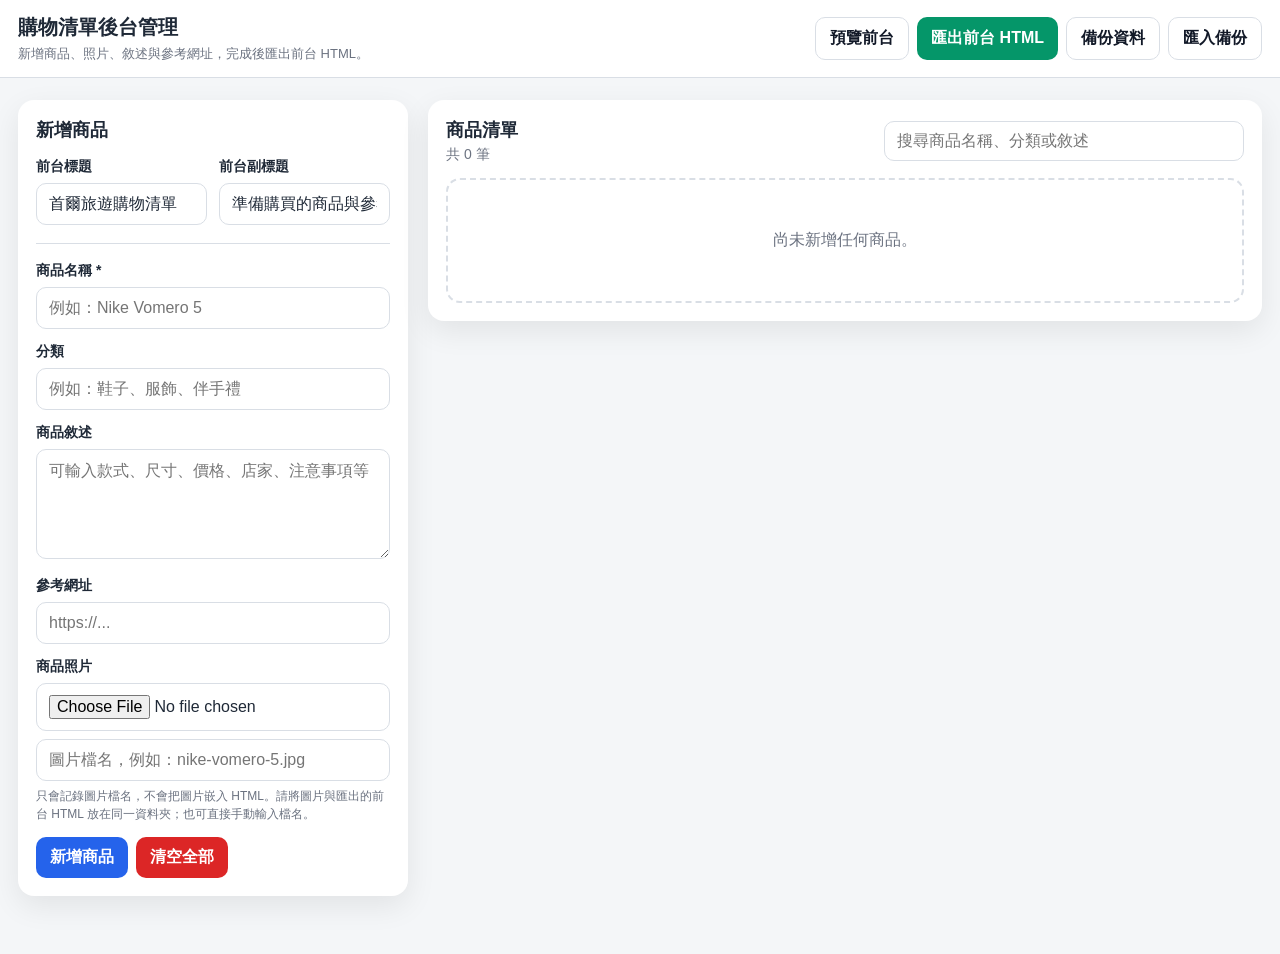
<file: pages/shop/購物清單後台管理.html>
<!doctype html>
<html lang="zh-Hant">
<head>
  <meta charset="utf-8">
  <meta name="viewport" content="width=device-width,initial-scale=1">
  <title>購物清單後台管理</title>
  <style>
    :root{
      --bg:#f4f6f8;--panel:#fff;--text:#1f2937;--muted:#6b7280;
      --line:#d9dee5;--primary:#2563eb;--danger:#dc2626;--ok:#059669;
      --shadow:0 10px 30px rgba(0,0,0,.08);--radius:16px;
    }
    *{box-sizing:border-box}
    body{margin:0;font-family:-apple-system,BlinkMacSystemFont,"Segoe UI","Noto Sans TC",sans-serif;background:var(--bg);color:var(--text)}
    button,input,textarea,select{font:inherit}
    button{cursor:pointer}
    .topbar{
      position:sticky;top:0;z-index:20;background:rgba(255,255,255,.94);
      backdrop-filter:blur(10px);border-bottom:1px solid var(--line)
    }
    .topbar-inner{max-width:1280px;margin:auto;padding:14px 18px;display:flex;gap:10px;align-items:center;justify-content:space-between;flex-wrap:wrap}
    .brand h1{font-size:20px;margin:0}
    .brand p{font-size:13px;color:var(--muted);margin:4px 0 0}
    .toolbar{display:flex;gap:8px;flex-wrap:wrap}
    .btn{
      border:0;border-radius:10px;padding:10px 14px;font-weight:700;background:#e5e7eb;color:#111827
    }
    .btn.primary{background:var(--primary);color:#fff}
    .btn.ok{background:var(--ok);color:#fff}
    .btn.danger{background:var(--danger);color:#fff}
    .btn.ghost{background:#fff;border:1px solid var(--line)}
    .wrap{max-width:1280px;margin:22px auto;padding:0 18px 36px}
    .grid{display:grid;grid-template-columns:390px 1fr;gap:20px;align-items:start}
    .panel{background:var(--panel);border-radius:var(--radius);box-shadow:var(--shadow);padding:18px}
    .panel h2{font-size:18px;margin:0 0 16px}
    .field{margin-bottom:14px}
    .field label{display:block;font-weight:700;font-size:14px;margin-bottom:7px}
    .field input,.field textarea,.field select{
      width:100%;border:1px solid var(--line);border-radius:10px;padding:11px 12px;background:#fff;color:var(--text)
    }
    .field textarea{min-height:110px;resize:vertical}
    .hint{font-size:12px;color:var(--muted);margin-top:6px;line-height:1.5}
    .preview-img{
      display:none;width:100%;max-height:230px;object-fit:contain;background:#f8fafc;
      border:1px dashed var(--line);border-radius:12px;margin-top:10px
    }
    .form-actions{display:flex;gap:8px;flex-wrap:wrap}
    .list-head{display:flex;gap:10px;justify-content:space-between;align-items:center;flex-wrap:wrap;margin-bottom:14px}
    .search{min-width:220px;flex:1;max-width:360px;border:1px solid var(--line);border-radius:10px;padding:10px 12px}
    .count{color:var(--muted);font-size:14px}
    .empty{padding:50px 10px;text-align:center;color:var(--muted);border:2px dashed var(--line);border-radius:14px}
    .items{display:grid;grid-template-columns:repeat(2,minmax(0,1fr));gap:14px}
    .card{
      display:grid;grid-template-columns:120px 1fr;gap:14px;border:1px solid var(--line);
      border-radius:14px;padding:12px;background:#fff;position:relative
    }
    .card img{width:120px;height:120px;object-fit:cover;border-radius:10px;background:#eef2f7}
    .card .noimg{width:120px;height:120px;border-radius:10px;background:#eef2f7;display:grid;place-items:center;color:var(--muted);font-size:12px}
    .card h3{margin:0 0 6px;font-size:17px}
    .category{display:inline-block;font-size:12px;background:#eef2ff;color:#3730a3;border-radius:999px;padding:4px 8px;margin-bottom:7px}
    .desc{white-space:pre-wrap;color:#4b5563;font-size:14px;line-height:1.55;max-height:88px;overflow:auto}
    .url{font-size:12px;color:var(--primary);overflow:hidden;text-overflow:ellipsis;white-space:nowrap;margin-top:7px}
    .card-actions{display:flex;gap:6px;flex-wrap:wrap;margin-top:10px}
    .mini{border:1px solid var(--line);background:#fff;border-radius:8px;padding:6px 9px;font-size:12px}
    .mini.edit{color:var(--primary)}
    .mini.delete{color:var(--danger)}
    .mini.move{color:#374151}
    .settings-grid{display:grid;grid-template-columns:1fr 1fr;gap:12px}
    .toast{
      position:fixed;right:18px;bottom:18px;background:#111827;color:#fff;padding:12px 16px;
      border-radius:10px;opacity:0;transform:translateY(10px);pointer-events:none;transition:.2s;z-index:99
    }
    .toast.show{opacity:1;transform:translateY(0)}
    @media(max-width:980px){
      .grid{grid-template-columns:1fr}
      .items{grid-template-columns:1fr}
      .panel:first-child{position:static}
    }
    @media(max-width:560px){
      .topbar-inner,.wrap{padding-left:12px;padding-right:12px}
      .toolbar{width:100%}.toolbar .btn{flex:1}
      .panel{padding:14px;border-radius:12px}
      .settings-grid{grid-template-columns:1fr}
      .card{grid-template-columns:90px 1fr}
      .card img,.card .noimg{width:90px;height:90px}
    }
  </style>
</head>
<body>
  <header class="topbar">
    <div class="topbar-inner">
      <div class="brand">
        <h1>購物清單後台管理</h1>
        <p>新增商品、照片、敘述與參考網址，完成後匯出前台 HTML。</p>
      </div>
      <div class="toolbar">
        <button class="btn ghost" id="previewBtn">預覽前台</button>
        <button class="btn ok" id="exportBtn">匯出前台 HTML</button>
        <button class="btn ghost" id="backupBtn">備份資料</button>
        <button class="btn ghost" id="restoreBtn">匯入備份</button>
      </div>
    </div>
  </header>

  <main class="wrap">
    <div class="grid">
      <section class="panel">
        <h2 id="formTitle">新增商品</h2>

        <div class="settings-grid">
          <div class="field">
            <label for="siteTitle">前台標題</label>
            <input id="siteTitle" value="首爾旅遊購物清單">
          </div>
          <div class="field">
            <label for="siteSubtitle">前台副標題</label>
            <input id="siteSubtitle" value="準備購買的商品與參考資訊">
          </div>
        </div>

        <hr style="border:0;border-top:1px solid var(--line);margin:4px 0 18px">

        <form id="itemForm">
          <input type="hidden" id="editId">
          <div class="field">
            <label for="name">商品名稱 *</label>
            <input id="name" required placeholder="例如：Nike Vomero 5">
          </div>
          <div class="field">
            <label for="category">分類</label>
            <input id="category" list="categoryList" placeholder="例如：鞋子、服飾、伴手禮">
            <datalist id="categoryList"></datalist>
          </div>
          <div class="field">
            <label for="description">商品敘述</label>
            <textarea id="description" placeholder="可輸入款式、尺寸、價格、店家、注意事項等"></textarea>
          </div>
          <div class="field">
            <label for="referenceUrl">參考網址</label>
            <input id="referenceUrl" type="url" placeholder="https://...">
          </div>
          <div class="field">
            <label for="imageFile">商品照片</label>
            <input id="imageFile" type="file" accept="image/*">
            <input id="imageName" placeholder="圖片檔名，例如：nike-vomero-5.jpg" style="margin-top:8px">
            <div class="hint">只會記錄圖片檔名，不會把圖片嵌入 HTML。請將圖片與匯出的前台 HTML 放在同一資料夾；也可直接手動輸入檔名。</div>
            <img id="imagePreview" class="preview-img" alt="圖片預覽">
          </div>
          <div class="form-actions">
            <button class="btn primary" type="submit" id="saveBtn">新增商品</button>
            <button class="btn ghost" type="button" id="cancelEditBtn" style="display:none">取消編輯</button>
            <button class="btn danger" type="button" id="clearAllBtn">清空全部</button>
          </div>
        </form>
      </section>

      <section class="panel">
        <div class="list-head">
          <div>
            <h2 style="margin-bottom:4px">商品清單</h2>
            <div class="count" id="countText">共 0 筆</div>
          </div>
          <input class="search" id="searchInput" placeholder="搜尋商品名稱、分類或敘述">
        </div>
        <div id="emptyState" class="empty">尚未新增任何商品。</div>
        <div id="items" class="items"></div>
      </section>
    </div>
  </main>

  <input type="file" id="restoreFile" accept=".json,application/json" hidden>
  <div class="toast" id="toast"></div>

<script>
(() => {
  const STORAGE_KEY = 'shopping_admin_v1';
  const $ = id => document.getElementById(id);
  const state = {
    items: [],
    settings: { title:'首爾旅遊購物清單', subtitle:'準備購買的商品與參考資訊' },
    currentImage: ''
  };

  function escapeHtml(v=''){
    return String(v).replace(/[&<>"']/g, s => ({'&':'&amp;','<':'&lt;','>':'&gt;','"':'&quot;',"'":'&#39;'}[s]));
  }

  function showToast(msg){
    const el = $('toast');
    el.textContent = msg;
    el.classList.add('show');
    clearTimeout(showToast.t);
    showToast.t = setTimeout(() => el.classList.remove('show'), 1800);
  }

  function save(){
    state.settings.title = $('siteTitle').value.trim() || '購物清單';
    state.settings.subtitle = $('siteSubtitle').value.trim();
    localStorage.setItem(STORAGE_KEY, JSON.stringify({items:state.items,settings:state.settings}));
    render();
  }

  function load(){
    try{
      const data = JSON.parse(localStorage.getItem(STORAGE_KEY) || '{}');
      if(Array.isArray(data.items)) state.items = data.items;
      if(data.settings) state.settings = {...state.settings,...data.settings};
    }catch(e){}
    $('siteTitle').value = state.settings.title;
    $('siteSubtitle').value = state.settings.subtitle;
    render();
  }

  function render(){
    const q = $('searchInput').value.trim().toLowerCase();
    const list = state.items.filter(x => [x.name,x.category,x.description].join(' ').toLowerCase().includes(q));
    $('countText').textContent = `共 ${state.items.length} 筆${q ? `，符合 ${list.length} 筆` : ''}`;
    $('emptyState').style.display = list.length ? 'none' : 'block';
    $('items').innerHTML = list.map((x) => {
      const index = state.items.findIndex(i => i.id === x.id);
      return `
      <article class="card">
        ${x.image ? `<img src="${x.image}" alt="${escapeHtml(x.name)}">` : `<div class="noimg">無照片</div>`}
        <div>
          ${x.category ? `<span class="category">${escapeHtml(x.category)}</span>` : ''}
          <h3>${escapeHtml(x.name)}</h3>
          <div class="desc">${escapeHtml(x.description || '')}</div>
          ${x.url ? `<div class="url">${escapeHtml(x.url)}</div>` : ''}
          <div class="card-actions">
            <button class="mini edit" data-action="edit" data-id="${x.id}">編輯</button>
            <button class="mini delete" data-action="delete" data-id="${x.id}">刪除</button>
            <button class="mini move" data-action="up" data-id="${x.id}" ${index===0?'disabled':''}>上移</button>
            <button class="mini move" data-action="down" data-id="${x.id}" ${index===state.items.length-1?'disabled':''}>下移</button>
          </div>
        </div>
      </article>`;
    }).join('');

    const categories = [...new Set(state.items.map(x=>x.category).filter(Boolean))].sort();
    $('categoryList').innerHTML = categories.map(c=>`<option value="${escapeHtml(c)}"></option>`).join('');
  }

  function resetForm(){
    $('itemForm').reset();
    $('editId').value = '';
    state.currentImage = '';
    $('imagePreview').src = '';
    $('imageName').value = '';
    $('imagePreview').style.display = 'none';
    $('formTitle').textContent = '新增商品';
    $('saveBtn').textContent = '新增商品';
    $('cancelEditBtn').style.display = 'none';
  }

  $('imageFile').addEventListener('change', e => {
    const file = e.target.files[0];
    if(!file) return;
    $('imageName').value = file.name;
    state.currentImage = file.name;
    const localPreviewUrl = URL.createObjectURL(file);
    $('imagePreview').src = localPreviewUrl;
    $('imagePreview').style.display = 'block';
  });

  $('imageName').addEventListener('input', () => {
    state.currentImage = $('imageName').value.trim();
    const src = state.currentImage;
    if(src){
      $('imagePreview').src = src;
      $('imagePreview').style.display = 'block';
    }else{
      $('imagePreview').removeAttribute('src');
      $('imagePreview').style.display = 'none';
    }
  });

  $('itemForm').addEventListener('submit', e => {
    e.preventDefault();
    const name = $('name').value.trim();
    if(!name) return;
    let url = $('referenceUrl').value.trim();
    if(url && !/^https?:\/\//i.test(url)) url = 'https://' + url;

    const item = {
      id: $('editId').value || (Date.now().toString(36) + Math.random().toString(36).slice(2,7)),
      name,
      category: $('category').value.trim(),
      description: $('description').value.trim(),
      url,
      image: $('imageName').value.trim()
    };

    const idx = state.items.findIndex(x => x.id === item.id);
    if(idx >= 0){
      state.items[idx] = item;
      showToast('已更新商品');
    }else{
      state.items.push(item);
      showToast('已新增商品');
    }
    resetForm();
    save();
  });

  $('items').addEventListener('click', e => {
    const btn = e.target.closest('button[data-action]');
    if(!btn) return;
    const id = btn.dataset.id;
    const idx = state.items.findIndex(x=>x.id===id);
    if(idx < 0) return;
    const action = btn.dataset.action;

    if(action === 'edit'){
      const x = state.items[idx];
      $('editId').value = x.id;
      $('name').value = x.name;
      $('category').value = x.category || '';
      $('description').value = x.description || '';
      $('referenceUrl').value = x.url || '';
      state.currentImage = x.image || '';
      $('imageName').value = x.image || '';
      if(x.image){
        $('imagePreview').src = x.image;
        $('imagePreview').style.display = 'block';
      }else{
        $('imagePreview').style.display = 'none';
      }
      $('formTitle').textContent = '編輯商品';
      $('saveBtn').textContent = '儲存修改';
      $('cancelEditBtn').style.display = '';
      window.scrollTo({top:0,behavior:'smooth'});
    }
    if(action === 'delete'){
      if(confirm(`確定刪除「${state.items[idx].name}」？`)){
        state.items.splice(idx,1); save(); showToast('已刪除商品');
      }
    }
    if(action === 'up' && idx > 0){
      [state.items[idx-1],state.items[idx]] = [state.items[idx],state.items[idx-1]];
      save();
    }
    if(action === 'down' && idx < state.items.length-1){
      [state.items[idx+1],state.items[idx]] = [state.items[idx],state.items[idx+1]];
      save();
    }
  });

  $('cancelEditBtn').onclick = resetForm;
  $('searchInput').addEventListener('input', render);
  $('siteTitle').addEventListener('change', save);
  $('siteSubtitle').addEventListener('change', save);

  $('clearAllBtn').onclick = () => {
    if(!state.items.length) return;
    if(confirm('確定清空全部商品？此動作無法復原。')){
      state.items = []; resetForm(); save(); showToast('已清空全部商品');
    }
  };

  function buildFrontend(){
    const title = escapeHtml($('siteTitle').value.trim() || '購物清單');
    const subtitle = escapeHtml($('siteSubtitle').value.trim());
    const data = JSON.stringify(state.items).replace(/</g,'\\u003c');

    return `<!doctype html>
<html lang="zh-Hant">
<head>
<meta charset="utf-8">
<meta name="viewport" content="width=device-width,initial-scale=1">
<title>${title}</title>
<style>
:root{--bg:#f5f7fb;--card:#fff;--text:#1f2937;--muted:#6b7280;--line:#e2e8f0;--primary:#2563eb}
*{box-sizing:border-box}
body{margin:0;font-family:-apple-system,BlinkMacSystemFont,"Segoe UI","Noto Sans TC",sans-serif;background:var(--bg);color:var(--text)}
header{background:linear-gradient(135deg,#1d4ed8,#4f46e5);color:#fff;padding:34px 18px}
.head{max-width:1180px;margin:auto}
h1{margin:0 0 8px;font-size:clamp(26px,5vw,42px)}
.sub{opacity:.9;font-size:15px}
.tools{max-width:1180px;margin:18px auto 0;padding:0 18px;display:flex;gap:10px;flex-wrap:wrap}
input,select{border:1px solid var(--line);border-radius:12px;padding:12px 14px;background:#fff;font:inherit}
#search{flex:1;min-width:220px}
main{max-width:1180px;margin:18px auto 40px;padding:0 18px}
.grid{display:grid;grid-template-columns:repeat(3,minmax(0,1fr));gap:18px}
.card{background:var(--card);border:1px solid var(--line);border-radius:18px;overflow:hidden;box-shadow:0 8px 24px rgba(15,23,42,.06);display:flex;flex-direction:column}
.image-wrap{aspect-ratio:4/3;background:#eef2f7;overflow:hidden}
.image-wrap img{width:100%;height:100%;object-fit:cover;display:block}
.noimg{height:100%;display:grid;place-items:center;color:var(--muted)}
.content{padding:16px;display:flex;flex-direction:column;gap:10px;flex:1}
.tag{align-self:flex-start;background:#eef2ff;color:#3730a3;border-radius:999px;padding:5px 9px;font-size:12px;font-weight:700}
h2{font-size:20px;margin:0}
.desc{white-space:pre-wrap;color:#4b5563;line-height:1.65;font-size:14px;flex:1}
.link{display:block;text-align:center;text-decoration:none;background:var(--primary);color:#fff;border-radius:11px;padding:11px 14px;font-weight:700}
.link:hover{filter:brightness(.94)}
.empty{text-align:center;color:var(--muted);padding:60px 20px}
footer{text-align:center;color:var(--muted);font-size:12px;padding:20px}

.viewer{position:fixed;inset:0;background:rgba(0,0,0,.94);z-index:9999;display:none;overflow:hidden;touch-action:none}
.viewer.open{display:block}
.viewer-stage{position:absolute;inset:0;display:flex;align-items:center;justify-content:center;overflow:hidden;touch-action:none}
.viewer img{max-width:92vw;max-height:88vh;object-fit:contain;user-select:none;-webkit-user-drag:none;transform-origin:center center;will-change:transform}
.viewer-close,.viewer-reset{position:absolute;z-index:2;border:0;border-radius:999px;background:rgba(255,255,255,.9);color:#111827;font:700 16px/1 sans-serif;padding:12px 14px;box-shadow:0 4px 20px rgba(0,0,0,.25)}
.viewer-close{top:14px;right:14px}
.viewer-reset{bottom:18px;left:50%;transform:translateX(-50%);font-size:14px}
.image-wrap{cursor:zoom-in}
@media(max-width:900px){.grid{grid-template-columns:repeat(2,minmax(0,1fr))}}
@media(max-width:600px){header{padding:26px 14px}.tools,main{padding-left:12px;padding-right:12px}.grid{grid-template-columns:1fr}.card{border-radius:14px}}
</style>
</head>
<body>
<header><div class="head"><h1>${title}</h1><div class="sub">${subtitle}</div></div></header>
<div class="tools">
  <input id="search" placeholder="搜尋商品名稱、分類或敘述">
  <select id="category"><option value="">全部分類</option></select>
</div>
<main><div id="grid" class="grid"></div><div id="empty" class="empty" hidden>找不到符合條件的商品。</div></main>
<div id="viewer" class="viewer" aria-hidden="true">
  <button id="viewerClose" class="viewer-close" aria-label="關閉">✕</button>
  <div id="viewerStage" class="viewer-stage"><img id="viewerImage" alt=""></div>
  <button id="viewerReset" class="viewer-reset">還原大小</button>
</div>
<footer>本頁為個人購物參考清單</footer>
<script>
const items=${data};
const esc=v=>String(v||'').replace(/[&<>"']/g,s=>({'&':'&amp;','<':'&lt;','>':'&gt;','"':'&quot;',"'":'&#39;'}[s]));
const grid=document.getElementById('grid'),empty=document.getElementById('empty'),search=document.getElementById('search'),category=document.getElementById('category');
[...new Set(items.map(x=>x.category).filter(Boolean))].sort().forEach(c=>{const o=document.createElement('option');o.value=c;o.textContent=c;category.appendChild(o)});
function render(){
 const q=search.value.trim().toLowerCase(),cat=category.value;
 const list=items.filter(x=>(!cat||x.category===cat)&&[x.name,x.category,x.description].join(' ').toLowerCase().includes(q));
 grid.innerHTML=list.map(x=>\`<article class="card">
   <div class="image-wrap" \${x.image?\`data-full="\${esc(x.image)}" title="點擊放大圖片"\`:''}>\${x.image?\`<img src="\${esc(x.image)}" alt="\${esc(x.name)}">\`:'<div class="noimg">無照片</div>'}</div>
   <div class="content">
     \${x.category?\`<span class="tag">\${esc(x.category)}</span>\`:''}
     <h2>\${esc(x.name)}</h2>
     <div class="desc">\${esc(x.description)}</div>
     \${x.url?\`<a class="link" href="\${esc(x.url)}" target="_blank" rel="noopener noreferrer">開啟參考網址</a>\`:''}
   </div>
 </article>\`).join('');
 empty.hidden=!!list.length;
}
search.addEventListener('input',render);category.addEventListener('change',render);render();

const viewer=document.getElementById('viewer');
const viewerImage=document.getElementById('viewerImage');
const viewerStage=document.getElementById('viewerStage');
let scale=1,tx=0,ty=0,startX=0,startY=0,startTx=0,startTy=0,startDist=0,startScale=1,dragging=false,lastTap=0;
function applyTransform(){viewerImage.style.transform='translate('+tx+'px,'+ty+'px) scale('+scale+')';}
function resetViewer(){scale=1;tx=0;ty=0;applyTransform();}
function openViewer(src,alt){viewerImage.src=src;viewerImage.alt=alt||'';viewer.classList.add('open');viewer.setAttribute('aria-hidden','false');document.body.style.overflow='hidden';resetViewer();}
function closeViewer(){viewer.classList.remove('open');viewer.setAttribute('aria-hidden','true');document.body.style.overflow='';viewerImage.removeAttribute('src');resetViewer();}
document.getElementById('grid').addEventListener('click',e=>{const wrap=e.target.closest('.image-wrap[data-full]');if(wrap)openViewer(wrap.dataset.full,wrap.querySelector('img')?.alt||'');});
document.getElementById('viewerClose').addEventListener('click',closeViewer);
document.getElementById('viewerReset').addEventListener('click',resetViewer);
viewer.addEventListener('click',e=>{if(e.target===viewer)closeViewer();});
document.addEventListener('keydown',e=>{if(e.key==='Escape')closeViewer();});
viewerStage.addEventListener('wheel',e=>{e.preventDefault();scale=Math.min(5,Math.max(1,scale*(e.deltaY<0?1.12:.89)));if(scale===1){tx=0;ty=0;}applyTransform();},{passive:false});
viewerStage.addEventListener('pointerdown',e=>{viewerStage.setPointerCapture(e.pointerId);dragging=true;startX=e.clientX;startY=e.clientY;startTx=tx;startTy=ty;});
viewerStage.addEventListener('pointermove',e=>{if(!dragging||scale<=1)return;tx=startTx+(e.clientX-startX);ty=startTy+(e.clientY-startY);applyTransform();});
viewerStage.addEventListener('pointerup',()=>dragging=false);viewerStage.addEventListener('pointercancel',()=>dragging=false);
viewerStage.addEventListener('touchstart',e=>{if(e.touches.length===2){startDist=Math.hypot(e.touches[0].clientX-e.touches[1].clientX,e.touches[0].clientY-e.touches[1].clientY);startScale=scale;}else if(e.touches.length===1){const now=Date.now();if(now-lastTap<300){scale=scale>1?1:2;tx=0;ty=0;applyTransform();}lastTap=now;}},{passive:false});
viewerStage.addEventListener('touchmove',e=>{if(e.touches.length===2){e.preventDefault();const dist=Math.hypot(e.touches[0].clientX-e.touches[1].clientX,e.touches[0].clientY-e.touches[1].clientY);scale=Math.min(5,Math.max(1,startScale*(dist/startDist)));if(scale===1){tx=0;ty=0;}applyTransform();}},{passive:false});
<\/script>
</body>
</html>`;
  }

  function download(name, content, type){
    const blob = new Blob([content], {type});
    const url = URL.createObjectURL(blob);
    const a = document.createElement('a');
    a.href = url; a.download = name; a.click();
    setTimeout(()=>URL.revokeObjectURL(url),1000);
  }

  $('exportBtn').onclick = () => {
    save();
    download('shopping-list-frontend.html', buildFrontend(), 'text/html;charset=utf-8');
    showToast('已匯出前台 HTML');
  };

  $('previewBtn').onclick = () => {
    save();
    const blob = new Blob([buildFrontend()], {type:'text/html'});
    const url = URL.createObjectURL(blob);
    window.open(url,'_blank');
    setTimeout(()=>URL.revokeObjectURL(url),60000);
  };

  $('backupBtn').onclick = () => {
    save();
    download('shopping-list-backup.json', JSON.stringify({items:state.items,settings:state.settings},null,2), 'application/json');
    showToast('已匯出備份');
  };

  $('restoreBtn').onclick = () => $('restoreFile').click();
  $('restoreFile').addEventListener('change', e => {
    const file = e.target.files[0];
    if(!file) return;
    const reader = new FileReader();
    reader.onload = () => {
      try{
        const data = JSON.parse(reader.result);
        if(!Array.isArray(data.items)) throw new Error();
        state.items = data.items;
        state.settings = {...state.settings,...(data.settings||{})};
        $('siteTitle').value = state.settings.title;
        $('siteSubtitle').value = state.settings.subtitle;
        resetForm(); save(); showToast('已匯入備份');
      }catch(err){
        alert('備份檔格式不正確。');
      }
    };
    reader.readAsText(file);
    e.target.value = '';
  });

  load();
})();
</script>
</body>
</html>
</file>
